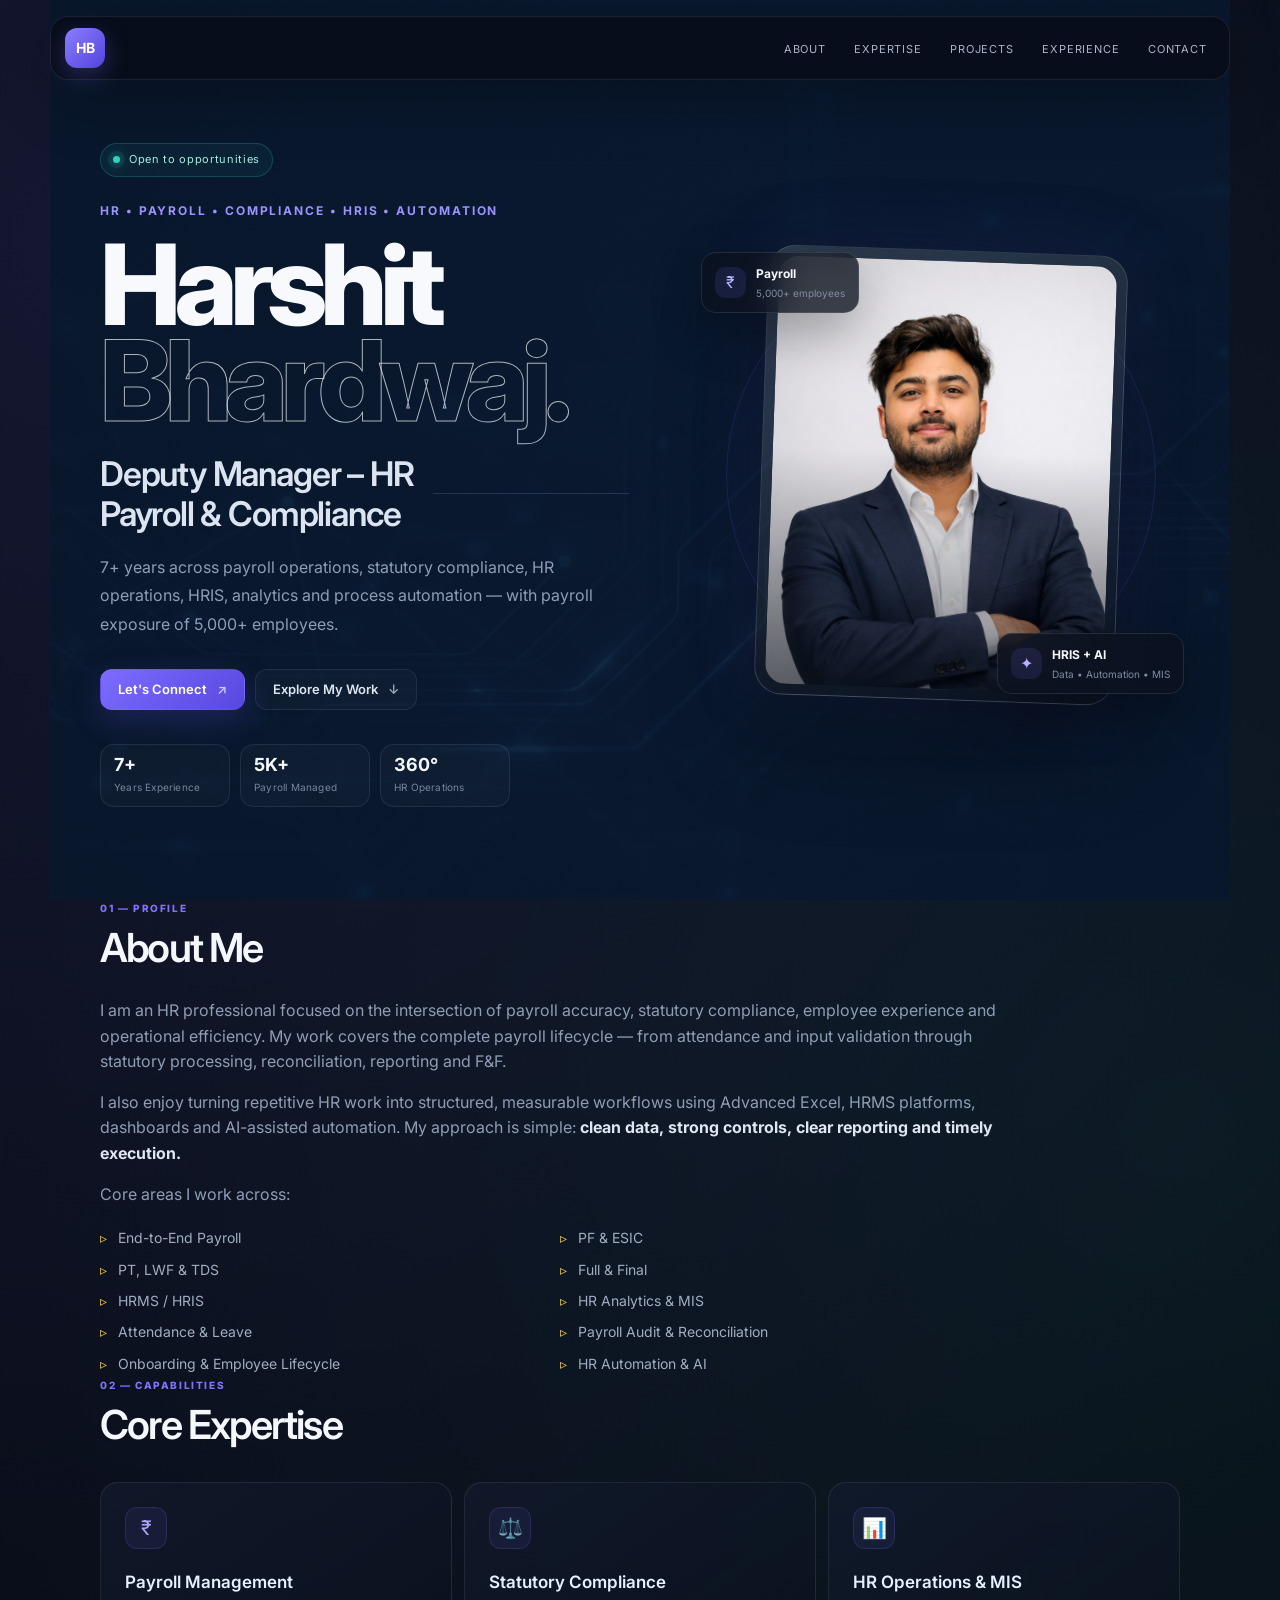
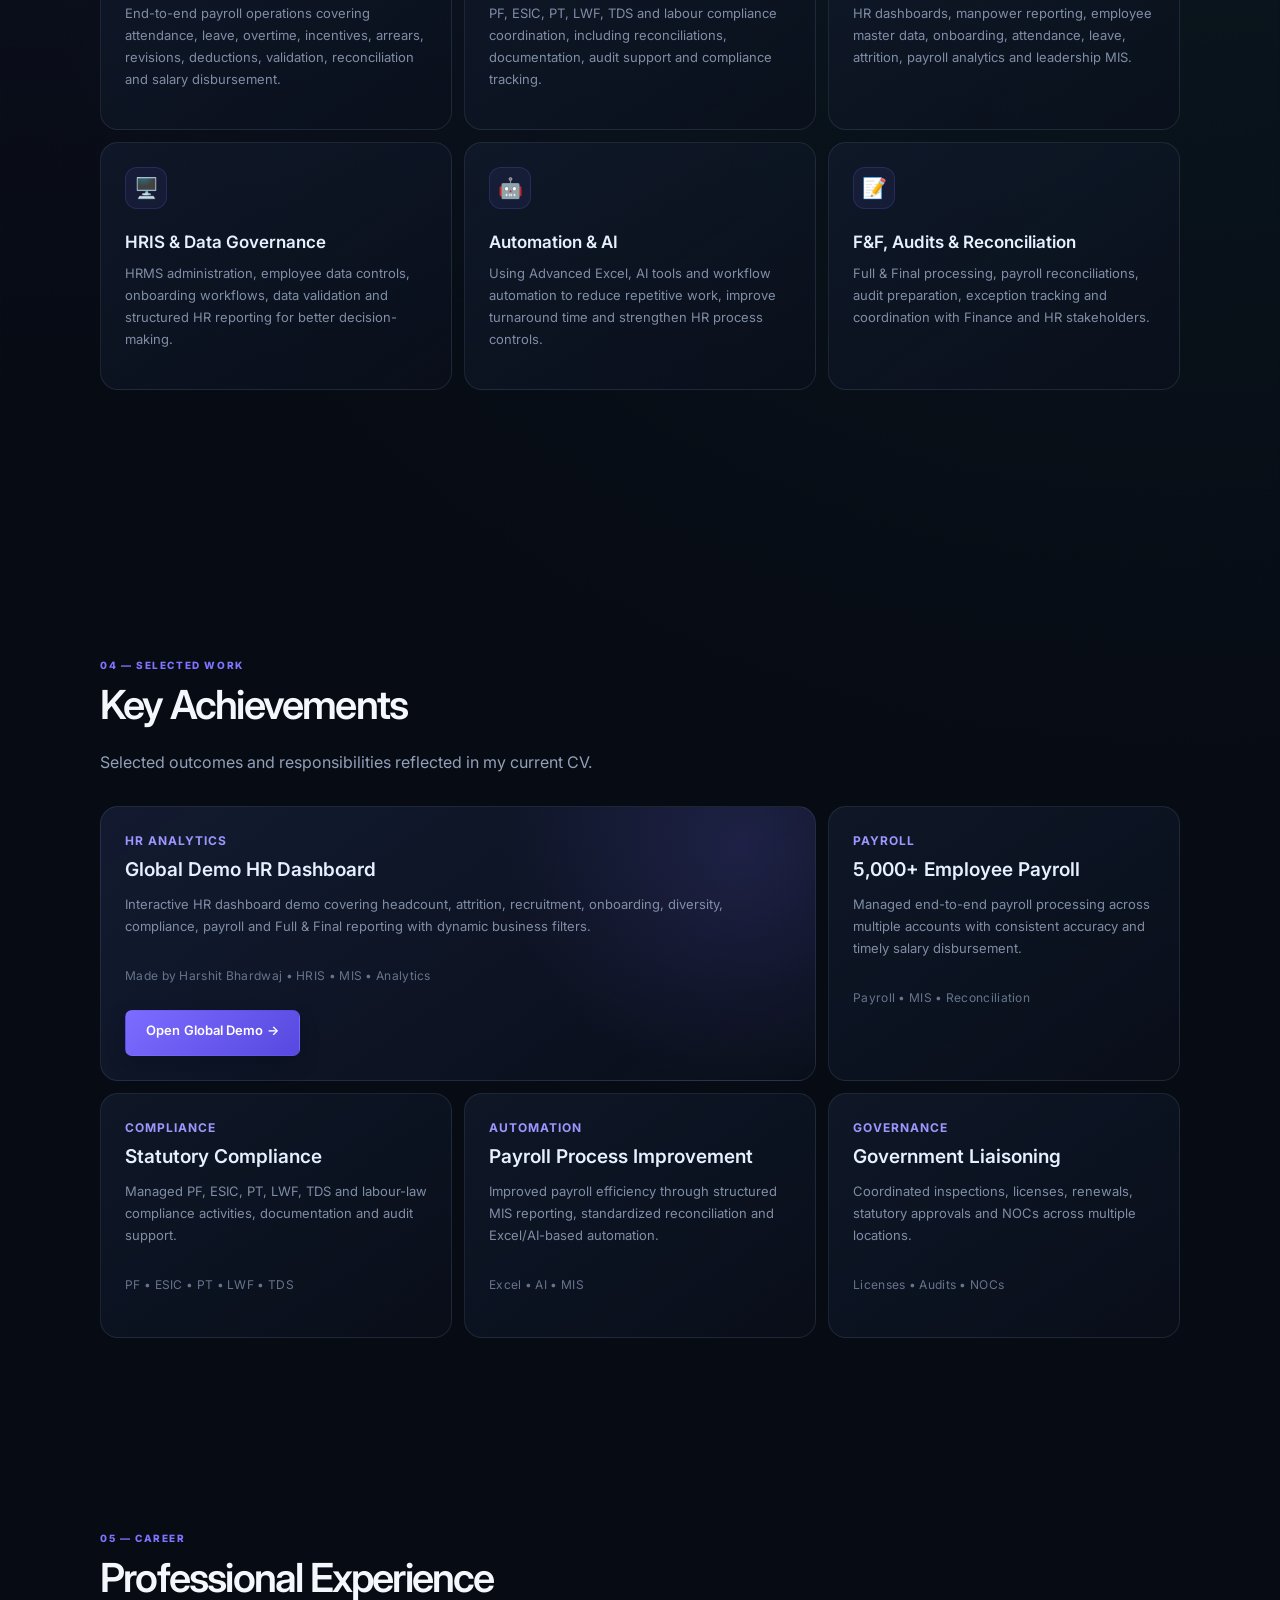
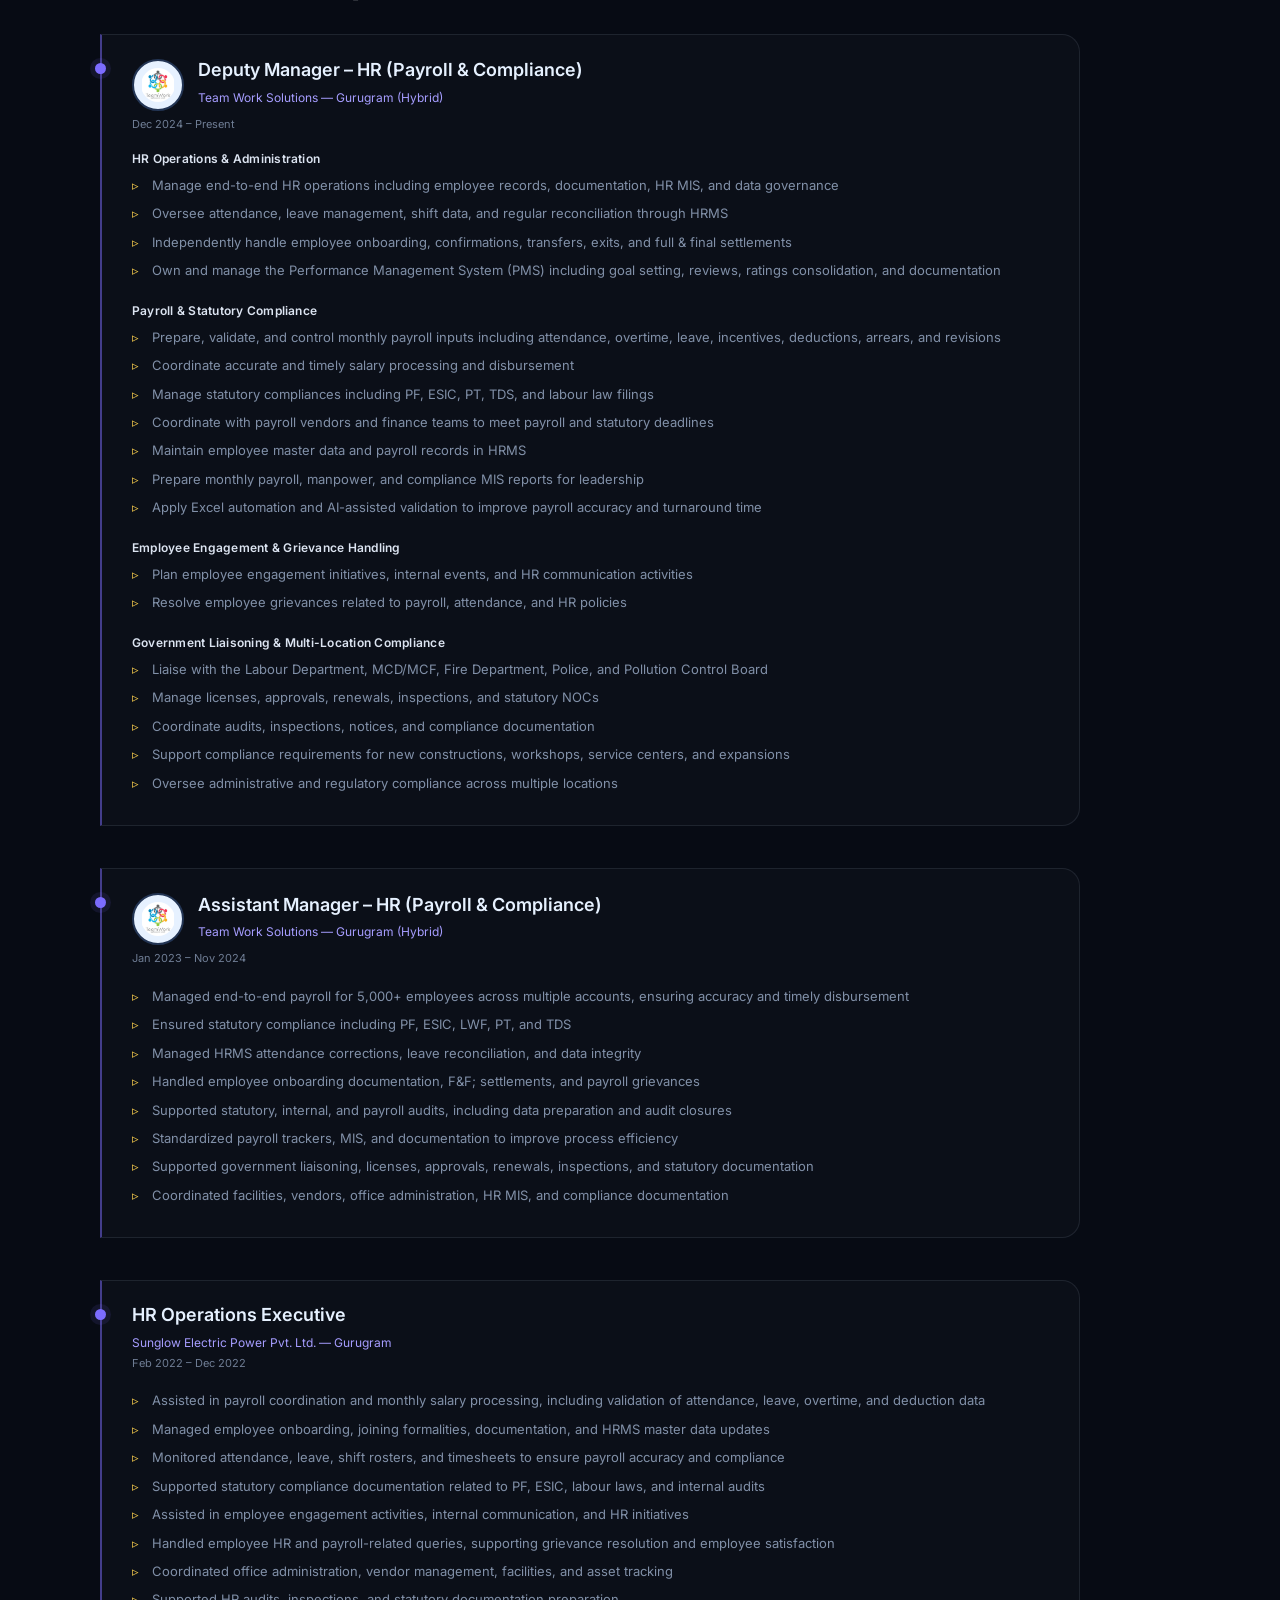
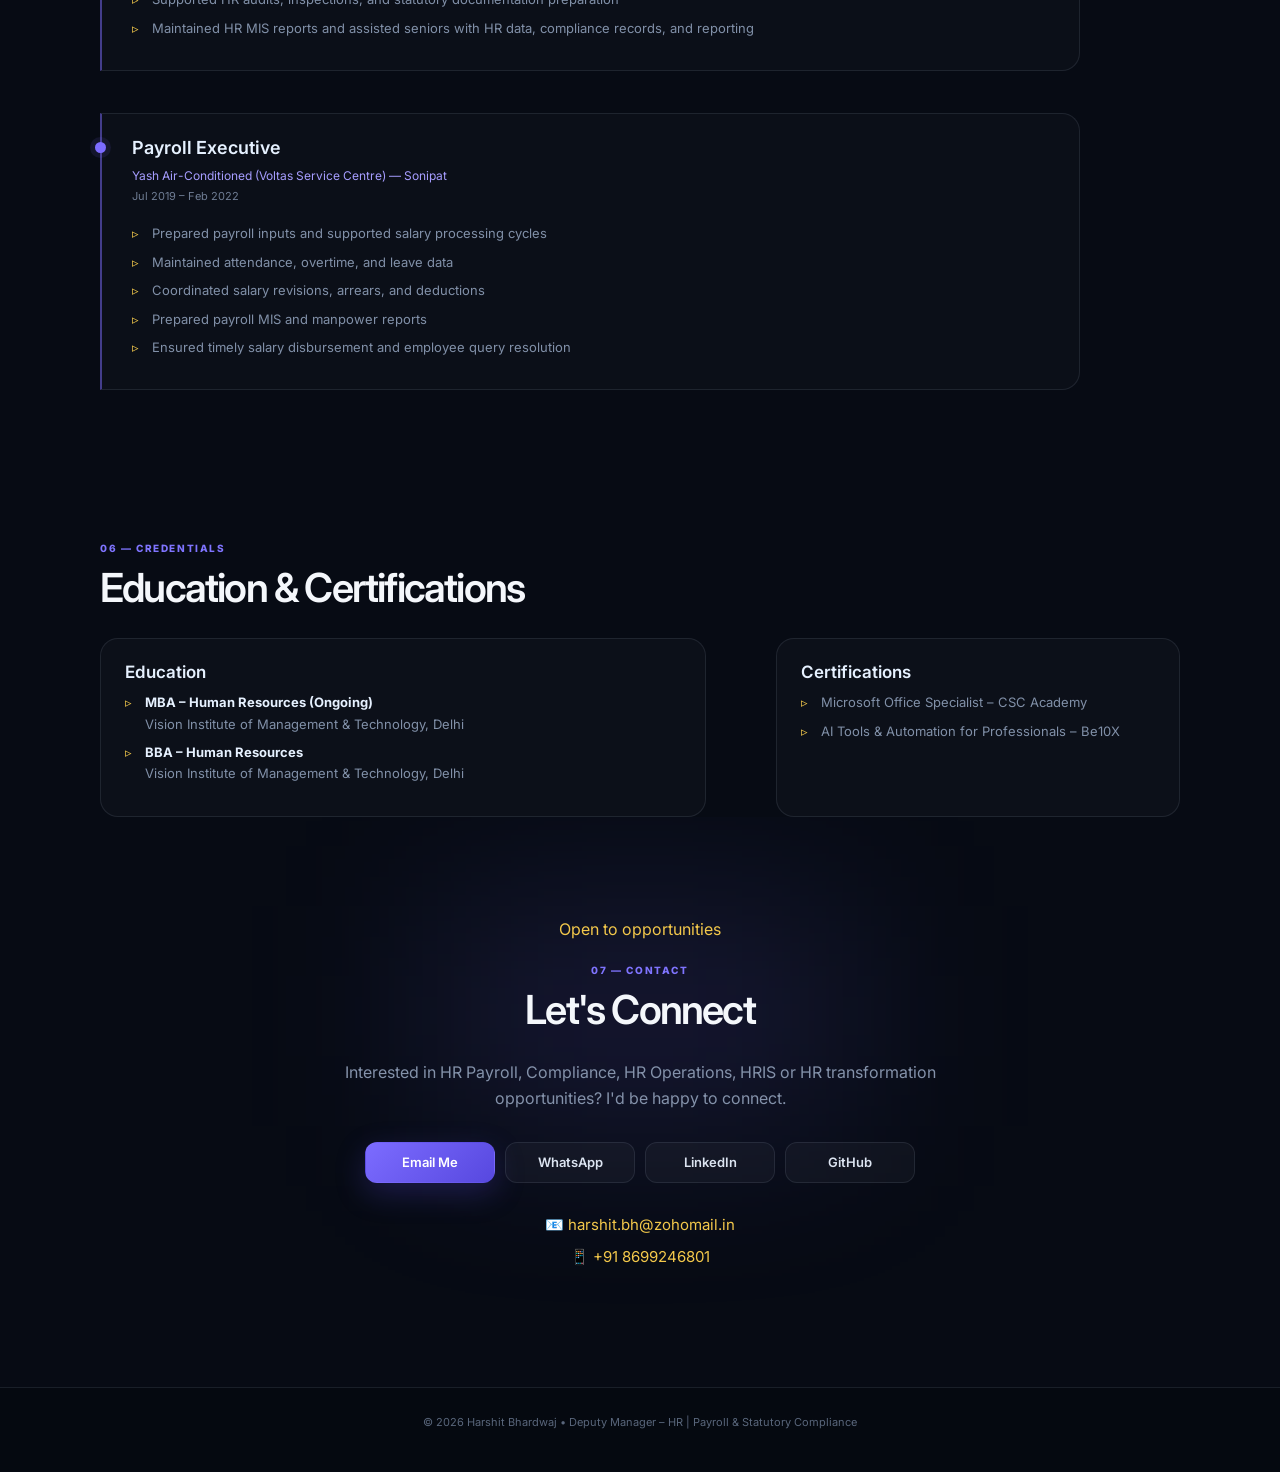
<file: index.html>
<!DOCTYPE html>
<html lang="en">

<head>
    <meta charset="UTF-8">
    <meta name="viewport" content="width=device-width, initial-scale=1.0">
    <meta name="description" content="Harshit Bhardwaj — Deputy Manager – HR specializing in payroll, statutory compliance, HR operations, HRMS, employee lifecycle management and automation.">
    <meta name="author" content="Harshit Bhardwaj">
    <title>Harshit Bhardwaj | Deputy Manager – HR | Payroll & Statutory Compliance</title>
    <link rel="stylesheet" href="style.css">
    <link rel="preconnect" href="https://fonts.googleapis.com">
    <link rel="preconnect" href="https://fonts.gstatic.com" crossorigin>
    <link href="https://fonts.googleapis.com/css2?family=Inter:wght@300;400;500;600;700;800&family=Playfair+Display:wght@700&display=swap" rel="stylesheet">
</head>

<body>

    <header>
        <a href="#hero" class="logo" aria-label="Harshit Bhardwaj home">HB</a>
        <button class="menu-toggle" type="button" aria-label="Open navigation" aria-expanded="false" aria-controls="primary-nav">
            <span></span><span></span><span></span>
        </button>
        <nav id="primary-nav" aria-label="Primary navigation">
            <ul>
                <li><a href="#about">About</a></li>
                <li><a href="#expertise">Expertise</a></li>
                <li><a href="#projects">Projects</a></li>
                <li><a href="#experience">Experience</a></li>
                <li><a href="#contact">Contact</a></li>
            </ul>
        </nav>
    </header>

    <main id="content">

        <section id="hero" class="container hero-modern">
            <div class="hero-grid">
                <div class="hero-copy">
                    <div class="hero-badge"><span class="pulse-dot"></span> Open to opportunities</div>
                    <p class="overline">HR • PAYROLL • COMPLIANCE • HRIS • AUTOMATION</p>
                    <h1>Harshit<br><span>Bhardwaj.</span></h1>
                    <h2 class="subtitle">Deputy Manager – HR<br>Payroll & Compliance</h2>
                    <p class="hero-text">
                        7+ years across payroll operations, statutory compliance, HR operations, HRIS, analytics
                        and process automation — with payroll exposure of 5,000+ employees.
                    </p>
                    <div class="cta-group">
                        <a href="mailto:Harshitbharthwaj@gmail.com" class="btn btn-primary">Let's Connect <span>↗</span></a>
                        <a href="#projects" class="btn btn-outline">Explore My Work <span>↓</span></a>
                    </div>
                    <div class="hero-metrics" aria-label="Professional highlights">
                        <span><strong>7+</strong><small>Years Experience</small></span>
                        <span><strong>5K+</strong><small>Payroll Managed</small></span>
                        <span><strong>360°</strong><small>HR Operations</small></span>
                    </div>
                </div>
                <div class="hero-visual">
                    <div class="hero-orbit"></div>
                    <div class="hero-photo-card">
                        <div class="photo-glow"></div>
                        <img src="assets/profile.png" alt="Harshit Bhardwaj">
                    </div>
                    <div class="floating-card floating-top">
                        <span class="mini-icon">₹</span>
                        <div><strong>Payroll</strong><small>5,000+ employees</small></div>
                    </div>
                    <div class="floating-card floating-bottom">
                        <span class="mini-icon">✦</span>
                        <div><strong>HRIS + AI</strong><small>Data • Automation • MIS</small></div>
                    </div>
                </div>
            </div>
        </section>

        <section id="about" class="container">
            <div class="section-kicker">01 — PROFILE</div><h2>About Me</h2>
            <div class="about-content">
                <div class="about-text">
                    <p>
                        I am an HR professional focused on the intersection of payroll accuracy, statutory compliance,
                        employee experience and operational efficiency. My work covers the complete payroll lifecycle —
                        from attendance and input validation through statutory processing, reconciliation, reporting and F&F.
                    </p>
                    <p>
                        I also enjoy turning repetitive HR work into structured, measurable workflows using Advanced
                        Excel, HRMS platforms, dashboards and AI-assisted automation. My approach is simple:
                        <strong>clean data, strong controls, clear reporting and timely execution.</strong>
                    </p>
                    <p>Core areas I work across:</p>
                    <ul class="skills-list">
                        <li>End-to-End Payroll</li>
                        <li>PF & ESIC</li>
                        <li>PT, LWF & TDS</li>
                        <li>Full & Final</li>
                        <li>HRMS / HRIS</li>
                        <li>HR Analytics & MIS</li>
                        <li>Attendance & Leave</li>
                        <li>Payroll Audit & Reconciliation</li>
                        <li>Onboarding & Employee Lifecycle</li>
                        <li>HR Automation & AI</li>
                    </ul>
                </div>
            </div>
        </section>

        <section id="expertise" class="container">
            <div class="section-kicker">02 — CAPABILITIES</div><h2>Core Expertise</h2>
            <div class="expertise-grid">
                <div class="expertise-card">
                    <div class="expertise-icon">₹</div>
                    <h3>Payroll Management</h3>
                    <p>End-to-end payroll operations covering attendance, leave, overtime, incentives, arrears,
                        revisions, deductions, validation, reconciliation and salary disbursement.</p>
                </div>

                <div class="expertise-card">
                    <div class="expertise-icon">⚖️</div>
                    <h3>Statutory Compliance</h3>
                    <p>PF, ESIC, PT, LWF, TDS and labour compliance coordination, including reconciliations,
                        documentation, audit support and compliance tracking.</p>
                </div>

                <div class="expertise-card">
                    <div class="expertise-icon">📊</div>
                    <h3>HR Operations & MIS</h3>
                    <p>HR dashboards, manpower reporting, employee master data, onboarding, attendance, leave,
                        attrition, payroll analytics and leadership MIS.</p>
                </div>

                <div class="expertise-card">
                    <div class="expertise-icon">🖥️</div>
                    <h3>HRIS & Data Governance</h3>
                    <p>HRMS administration, employee data controls, onboarding workflows, data validation and
                        structured HR reporting for better decision-making.</p>
                </div>

                <div class="expertise-card">
                    <div class="expertise-icon">🤖</div>
                    <h3>Automation & AI</h3>
                    <p>Using Advanced Excel, AI tools and workflow automation to reduce repetitive work, improve
                        turnaround time and strengthen HR process controls.</p>
                </div>

                <div class="expertise-card">
                    <div class="expertise-icon">📝</div>
                    <h3>F&F, Audits & Reconciliation</h3>
                    <p>Full & Final processing, payroll reconciliations, audit preparation, exception tracking and
                        coordination with Finance and HR stakeholders.</p>
                </div>
            </div>
        </section>

        <section id="impact" class="container">
            <div class="section-kicker">03 — AT A GLANCE</div><h2>Professional Snapshot</h2>
            <div class="stats-grid">
                <div class="stat-item">
                    <h3>6,000+</h3>
                    <p>Payroll Exposure</p>
                </div>
                <div class="stat-item">
                    <h3>7+</h3>
                    <p>Years Experience</p>
                </div>
                <div class="stat-item">
                    <h3>360°</h3>
                    <p>HR Operations</p>
                </div>
                <div class="stat-item">
                    <h3>HRIS</h3>
                    <p>Data & Automation</p>
                </div>
            </div>
        </section>

        <section id="projects" class="container">
            <div class="section-kicker">04 — SELECTED WORK</div><h2>Key Achievements</h2>
            <p class="section-intro">Selected outcomes and responsibilities reflected in my current CV.</p>
            <div class="projects-grid">
                <article class="project-card">
                    <span class="project-tag">HR Analytics</span>
                    <h3>Global Demo HR Dashboard</h3>
                    <p>Interactive HR dashboard demo covering headcount, attrition, recruitment, onboarding, diversity,
                        compliance, payroll and Full & Final reporting with dynamic business filters.</p>
                    <div class="project-tech">Made by Harshit Bhardwaj • HRIS • MIS • Analytics</div>
                    <a href="hr-dashboard-demo.html" class="btn btn-primary project-demo-btn" target="_blank" rel="noopener noreferrer">Open Global Demo →</a>
                </article>
                <article class="project-card">
                    <span class="project-tag">Payroll</span>
                    <h3>5,000+ Employee Payroll</h3>
                    <p>Managed end-to-end payroll processing across multiple accounts with consistent accuracy and timely salary disbursement.</p>
                    <div class="project-tech">Payroll • MIS • Reconciliation</div>
                </article>
                <article class="project-card">
                    <span class="project-tag">Compliance</span>
                    <h3>Statutory Compliance</h3>
                    <p>Managed PF, ESIC, PT, LWF, TDS and labour-law compliance activities, documentation and audit support.</p>
                    <div class="project-tech">PF • ESIC • PT • LWF • TDS</div>
                </article>
                <article class="project-card">
                    <span class="project-tag">Automation</span>
                    <h3>Payroll Process Improvement</h3>
                    <p>Improved payroll efficiency through structured MIS reporting, standardized reconciliation and Excel/AI-based automation.</p>
                    <div class="project-tech">Excel • AI • MIS</div>
                </article>
                <article class="project-card">
                    <span class="project-tag">Governance</span>
                    <h3>Government Liaisoning</h3>
                    <p>Coordinated inspections, licenses, renewals, statutory approvals and NOCs across multiple locations.</p>
                    <div class="project-tech">Licenses • Audits • NOCs</div>
                </article>
            </div>
        </section>

        <section id="experience" class="container">
            <div class="section-kicker">05 — CAREER</div><h2>Professional Experience</h2>
            <div class="experience-container">

                <div class="job-entry">
                    <div class="job-header">
                        <div class="company-header">
                            <img src="assets/teamwork-logo.jpg" alt="Team Work Solutions logo" class="company-logo">
                            <div>
                                <h3>Deputy Manager – HR (Payroll & Compliance)</h3>
                                <span class="company">Team Work Solutions — Gurugram (Hybrid)</span>
                            </div>
                        </div>
                        <span class="range">Dec 2024 – Present</span>
                    </div>

                    <div class="job-description">
                        <h4>HR Operations & Administration</h4>
                        <ul>
                            <li>Manage end-to-end HR operations including employee records, documentation, HR MIS, and data governance</li>
                            <li>Oversee attendance, leave management, shift data, and regular reconciliation through HRMS</li>
                            <li>Independently handle employee onboarding, confirmations, transfers, exits, and full & final settlements</li>
                            <li>Own and manage the Performance Management System (PMS) including goal setting, reviews, ratings consolidation, and documentation</li>
                        </ul>

                        <h4>Payroll & Statutory Compliance</h4>
                        <ul>
                            <li>Prepare, validate, and control monthly payroll inputs including attendance, overtime, leave, incentives, deductions, arrears, and revisions</li>
                            <li>Coordinate accurate and timely salary processing and disbursement</li>
                            <li>Manage statutory compliances including PF, ESIC, PT, TDS, and labour law filings</li>
                            <li>Coordinate with payroll vendors and finance teams to meet payroll and statutory deadlines</li>
                            <li>Maintain employee master data and payroll records in HRMS</li>
                            <li>Prepare monthly payroll, manpower, and compliance MIS reports for leadership</li>
                            <li>Apply Excel automation and AI-assisted validation to improve payroll accuracy and turnaround time</li>
                        </ul>

                        <h4>Employee Engagement & Grievance Handling</h4>
                        <ul>
                            <li>Plan employee engagement initiatives, internal events, and HR communication activities</li>
                            <li>Resolve employee grievances related to payroll, attendance, and HR policies</li>
                        </ul>

                        <h4>Government Liaisoning & Multi-Location Compliance</h4>
                        <ul>
                            <li>Liaise with the Labour Department, MCD/MCF, Fire Department, Police, and Pollution Control Board</li>
                            <li>Manage licenses, approvals, renewals, inspections, and statutory NOCs</li>
                            <li>Coordinate audits, inspections, notices, and compliance documentation</li>
                            <li>Support compliance requirements for new constructions, workshops, service centers, and expansions</li>
                            <li>Oversee administrative and regulatory compliance across multiple locations</li>
                        </ul>
                    </div>
                </div>

                <div class="job-entry">
                    <div class="job-header">
                        <div class="company-header">
                            <img src="assets/teamwork-logo.jpg" alt="Team Work Solutions logo" class="company-logo">
                            <div>
                                <h3>Assistant Manager – HR (Payroll & Compliance)</h3>
                                <span class="company">Team Work Solutions — Gurugram (Hybrid)</span>
                            </div>
                        </div>
                        <span class="range">Jan 2023 – Nov 2024</span>
                    </div>
                    <div class="job-description">
                        <ul>
                            <li>Managed end-to-end payroll for 5,000+ employees across multiple accounts, ensuring accuracy and timely disbursement</li>
                            <li>Ensured statutory compliance including PF, ESIC, LWF, PT, and TDS</li>
                            <li>Managed HRMS attendance corrections, leave reconciliation, and data integrity</li>
                            <li>Handled employee onboarding documentation, F&F; settlements, and payroll grievances</li>
                            <li>Supported statutory, internal, and payroll audits, including data preparation and audit closures</li>
                            <li>Standardized payroll trackers, MIS, and documentation to improve process efficiency</li>
                            <li>Supported government liaisoning, licenses, approvals, renewals, inspections, and statutory documentation</li>
                            <li>Coordinated facilities, vendors, office administration, HR MIS, and compliance documentation</li>
                        </ul>
                    </div>
                </div>

                <div class="job-entry">
                    <div class="job-header">
                        <h3>HR Operations Executive</h3>
                        <span class="company">Sunglow Electric Power Pvt. Ltd. — Gurugram</span>
                        <span class="range">Feb 2022 – Dec 2022</span>
                    </div>
                    <div class="job-description">
                        <ul>
                            <li>Assisted in payroll coordination and monthly salary processing, including validation of attendance, leave, overtime, and deduction data</li>
                            <li>Managed employee onboarding, joining formalities, documentation, and HRMS master data updates</li>
                            <li>Monitored attendance, leave, shift rosters, and timesheets to ensure payroll accuracy and compliance</li>
                            <li>Supported statutory compliance documentation related to PF, ESIC, labour laws, and internal audits</li>
                            <li>Assisted in employee engagement activities, internal communication, and HR initiatives</li>
                            <li>Handled employee HR and payroll-related queries, supporting grievance resolution and employee satisfaction</li>
                            <li>Coordinated office administration, vendor management, facilities, and asset tracking</li>
                            <li>Supported HR audits, inspections, and statutory documentation preparation</li>
                            <li>Maintained HR MIS reports and assisted seniors with HR data, compliance records, and reporting</li>
                        </ul>
                    </div>
                </div>

                <div class="job-entry">
                    <div class="job-header">
                        <h3>Payroll Executive</h3>
                        <span class="company">Yash Air-Conditioned (Voltas Service Centre) — Sonipat</span>
                        <span class="range">Jul 2019 – Feb 2022</span>
                    </div>
                    <div class="job-description">
                        <ul>
                            <li>Prepared payroll inputs and supported salary processing cycles</li>
                            <li>Maintained attendance, overtime, and leave data</li>
                            <li>Coordinated salary revisions, arrears, and deductions</li>
                            <li>Prepared payroll MIS and manpower reports</li>
                            <li>Ensured timely salary disbursement and employee query resolution</li>
                        </ul>
                    </div>
                </div>

            </div>
        </section>

        <section id="education" class="container">
            <div class="section-kicker">06 — CREDENTIALS</div><h2>Education & Certifications</h2>
            <div class="about-content">
                <div class="education-block">
                    <h3>Education</h3>
                    <ul class="job-description">
                        <li><strong>MBA – Human Resources (Ongoing)</strong><br>Vision Institute of Management & Technology, Delhi</li>
                        <li><strong>BBA – Human Resources</strong><br>Vision Institute of Management & Technology, Delhi</li>
                    </ul>
                </div>
                <div class="cert-block">
                    <h3>Certifications</h3>
                    <ul class="job-description">
                        <li>Microsoft Office Specialist – CSC Academy</li>
                        <li>AI Tools & Automation for Professionals – Be10X</li>
                    </ul>
                </div>
            </div>
        </section>

        <section id="contact" class="container contact-section">
            <p class="overline">Open to opportunities</p>
            <div class="section-kicker">07 — CONTACT</div><h2>Let's Connect</h2>
            <p class="contact-copy">
                Interested in HR Payroll, Compliance, HR Operations, HRIS or HR transformation opportunities?
                I'd be happy to connect.
            </p>

            <div class="cta-group contact-actions">
                <a href="mailto:harshit.bh@zohomail.in" class="btn btn-primary">Email Me</a>
                <a href="https://wa.me/918699246801?text=Hi%20Harshit,%20I%20visited%20your%20portfolio%20and%20would%20like%20to%20connect." target="_blank" rel="noopener noreferrer" class="btn">WhatsApp</a>
                <a href="https://www.linkedin.com/in/harshitbhardwajteam" target="_blank" rel="noopener noreferrer" class="btn">LinkedIn</a>
                <a href="https://github.com/agentravan" target="_blank" rel="noopener noreferrer" class="btn">GitHub</a>
            </div>

            <div class="contact-details">
                <p>📧 <a href="mailto:harshit.bh@zohomail.in">harshit.bh@zohomail.in</a></p>
                <p>📱 <a href="https://wa.me/918699246801" target="_blank" rel="noopener noreferrer">+91 8699246801</a></p>
            </div>
        </section>

    </main>

    <footer>
        <div class="container">
            <p>© 2026 Harshit Bhardwaj • Deputy Manager – HR | Payroll & Statutory Compliance</p>
        </div>
    </footer>

    <script src="script.js"></script>

    <script>
        (() => {
            const header = document.querySelector('header');
            const toggle = document.querySelector('.menu-toggle');
            const nav = document.querySelector('#primary-nav');
            if (!toggle || !nav) return;
            const closeMenu = () => {
                header.classList.remove('menu-open');
                toggle.setAttribute('aria-expanded', 'false');
                toggle.setAttribute('aria-label', 'Open navigation');
            };
            toggle.addEventListener('click', () => {
                const open = header.classList.toggle('menu-open');
                toggle.setAttribute('aria-expanded', String(open));
                toggle.setAttribute('aria-label', open ? 'Close navigation' : 'Open navigation');
            });
            nav.querySelectorAll('a').forEach(link => link.addEventListener('click', closeMenu));
            document.addEventListener('keydown', event => {
                if (event.key === 'Escape') closeMenu();
            });
            window.addEventListener('resize', () => {
                if (window.innerWidth > 760) closeMenu();
            });
        })();
    </script>

</body>
</html>
</file>
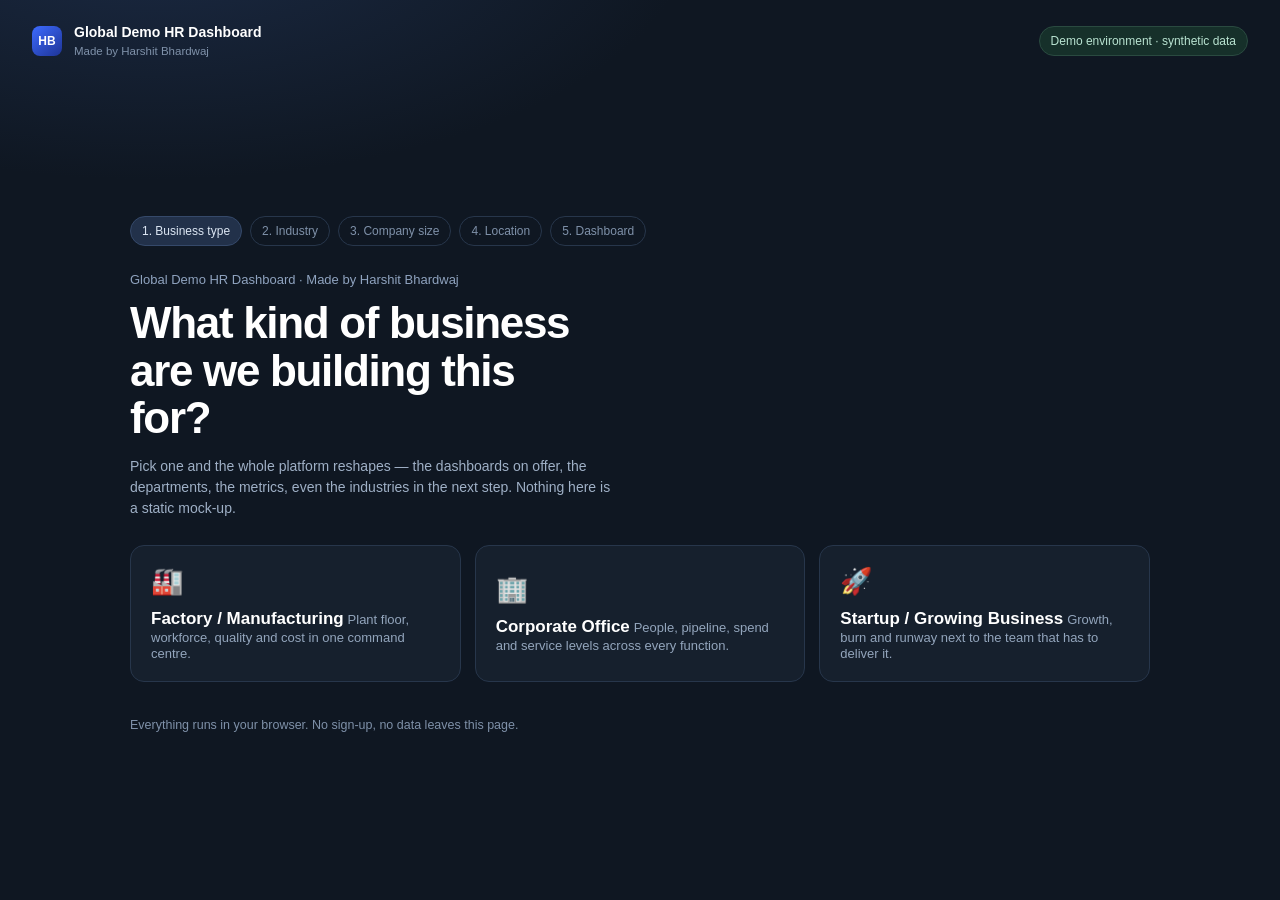
<file: hr-dashboard-demo.html>
<!DOCTYPE html>
<html lang="en">
<head>
<meta charset="utf-8" />
<meta name="viewport" content="width=device-width, initial-scale=1" />
<title>HR Dashboard — Demo | Harshit Bhardwaj</title>
<style>
:root{
  --canvas:#F3F4F7; --surface:#FFFFFF; --surface-2:#FAFBFC;
  --ink:#151B23; --ink-2:#4A5563; --ink-3:#78808D; --line:#E3E6EB; --line-2:#EEF0F4;
  --rail:#0F1722; --rail-2:#18222F; --rail-ink:#9AA7B8; --rail-ink-2:#5E6C7E;
  --brand:#2B4ACB; --brand-soft:#EAEEFC; --brand-deep:#1E3496;
  --pos:#12795C; --pos-soft:#E5F3EE;
  --warn:#A66A12; --warn-soft:#FBF0DF;
  --neg:#B23B36; --neg-soft:#FAEAE9;
  --s1:#2B4ACB; --s2:#12795C; --s3:#A66A12; --s4:#7A46B8; --s5:#0E7490; --s6:#B23B36;
  --r:10px; --r-sm:6px;
  --shadow:0 1px 2px rgba(16,23,34,.06), 0 4px 14px rgba(16,23,34,.05);
  --rail-w:250px;
  --font:"Inter","Segoe UI",Roboto,-apple-system,BlinkMacSystemFont,"Helvetica Neue",Arial,sans-serif;
}
*{box-sizing:border-box}
html,body{margin:0;padding:0}
body{
  font-family:var(--font); background:var(--canvas); color:var(--ink);
  font-size:14px; line-height:1.5; -webkit-font-smoothing:antialiased;
  font-variant-numeric:tabular-nums; font-feature-settings:"tnum" 1,"cv05" 1;
}
h1,h2,h3,h4{margin:0; font-weight:600; letter-spacing:-.015em; color:var(--ink)}
h1{font-size:24px} h2{font-size:18px} h3{font-size:15px} h4{font-size:13px}
p{margin:0 0 10px}
a{color:var(--brand); text-decoration:none}
button{font-family:inherit; font-size:inherit; cursor:pointer}
input,select{font-family:inherit; font-size:14px}
:focus-visible{outline:2px solid var(--brand); outline-offset:2px; border-radius:4px}
@media (prefers-reduced-motion:reduce){*{animation:none!important; transition:none!important}}
.num{font-variant-numeric:tabular-nums}
.muted{color:var(--ink-3)}
.hidden{display:none!important}

/* ---------- buttons ---------- */
.btn{
  display:inline-flex; align-items:center; gap:7px; justify-content:center;
  border:1px solid var(--line); background:var(--surface); color:var(--ink);
  padding:8px 14px; border-radius:var(--r-sm); font-weight:500; line-height:1.2;
  transition:background .12s ease, border-color .12s ease;
}
.btn:hover{background:var(--surface-2); border-color:#D3D8E0}
.btn-primary{background:var(--brand); border-color:var(--brand); color:#fff}
.btn-primary:hover{background:var(--brand-deep); border-color:var(--brand-deep)}
.btn-ghost{background:transparent; border-color:transparent; color:var(--ink-2)}
.btn-ghost:hover{background:var(--line-2)}
.btn-sm{padding:5px 10px; font-size:13px}
.btn-wa{background:#12795C; border-color:#12795C; color:#fff}
.btn-wa:hover{background:#0D5D46; border-color:#0D5D46}
.btn:disabled{opacity:.45; cursor:not-allowed}

/* ---------- gate / landing ---------- */
#gate{min-height:100vh; display:flex; flex-direction:column; background:
  radial-gradient(900px 420px at 12% -8%, #1B2A44 0%, transparent 60%), var(--rail); color:#E8EDF4}
.gate-top{padding:22px 32px; display:flex; align-items:center; gap:12px}
.gate-body{flex:1; display:flex; align-items:center; justify-content:center; padding:28px 24px 64px}
.gate-inner{width:100%; max-width:1020px; padding-bottom:18px}
.gate-kicker{color:#8FA3BF; font-size:13px; margin-bottom:10px}
.gate-h{font-size:clamp(28px,4.2vw,44px); line-height:1.08; color:#fff; letter-spacing:-.03em; max-width:18ch}
.gate-sub{color:#9FB0C6; margin-top:14px; max-width:62ch}
.steps{display:flex; gap:8px; margin:22px 0 24px; flex-wrap:wrap}
.step-pill{font-size:12px; color:#7F91A9; border:1px solid #27364B; padding:5px 11px; border-radius:999px}
.step-pill.on{background:#22314A; border-color:#35496A; color:#DCE6F3}
.step-pill.done{color:#7ED0B2; border-color:#2A4A40; background:#16302A}
.choice-grid{display:grid; gap:14px; grid-template-columns:repeat(auto-fit,minmax(240px,1fr))}
.choice{
  text-align:left; background:#16202D; border:1px solid #27364B; color:#E8EDF4;
  border-radius:14px; padding:20px; transition:border-color .15s ease, background .15s ease;
}
.choice:hover{background:#1B2837; border-color:#41577A}
.choice .ic{font-size:26px; display:block; margin-bottom:12px}
.choice .nm{font-size:17px; font-weight:600; color:#fff}
.choice .ds{font-size:13px; color:#93A5BC; margin-top:6px}
.opt-wrap{display:flex; flex-wrap:wrap; gap:9px}
.opt{
  background:#16202D; border:1px solid #27364B; color:#CBD7E6; padding:9px 14px;
  border-radius:999px; font-size:13.5px;
}
.opt:hover{background:#1D2A3B; border-color:#41577A; color:#fff}
.opt.sel{background:var(--brand); border-color:var(--brand); color:#fff}
.gate-actions{display:flex; gap:12px; align-items:center; margin-top:30px; padding-top:4px; flex-wrap:wrap}
.gate-note{font-size:12.5px; color:#7F91A9}
.demo-chip{display:inline-flex; align-items:center; gap:8px; font-size:12px; color:#B9E3D1;
  background:#16302A; border:1px solid #2A4A40; padding:5px 11px; border-radius:999px}

/* ---------- app frame ---------- */
#app{display:none; min-height:100vh}
#app.on{display:block}
.rail{
  position:fixed; inset:0 auto 0 0; width:var(--rail-w); background:var(--rail);
  color:var(--rail-ink); display:flex; flex-direction:column; z-index:40; overflow:hidden;
}
.rail-head{padding:16px 16px 14px; border-bottom:1px solid #1E2A3A; display:flex; gap:10px; align-items:center}
.logo{width:30px; height:30px; border-radius:8px; background:linear-gradient(140deg,#3D6BFF,#1E3496);
  display:grid; place-items:center; color:#fff; font-weight:700; font-size:12px; flex:none}
.rail-head .t{font-size:13.5px; color:#fff; font-weight:600; line-height:1.2}
.rail-head .s{font-size:11px; color:var(--rail-ink-2)}
.rail-scroll{flex:1; overflow-y:auto; padding:10px 10px 20px}
.rail-scroll::-webkit-scrollbar{width:8px}
.rail-scroll::-webkit-scrollbar-thumb{background:#24334A; border-radius:8px}
.nav-group{margin:14px 0 6px; padding:0 8px; font-size:11px; color:var(--rail-ink-2); letter-spacing:.04em}
.nav-item{
  display:flex; align-items:center; gap:10px; width:100%; text-align:left; background:none;
  border:0; color:var(--rail-ink); padding:8px 10px; border-radius:8px; font-size:13.5px;
}
.nav-item:hover{background:var(--rail-2); color:#DCE6F3}
.nav-item.on{background:#1E3496; color:#fff}
.nav-item .ic{width:18px; text-align:center; flex:none; font-size:14px}
.nav-item .lock{margin-left:auto; font-size:11px; color:var(--rail-ink-2)}
.rail-foot{padding:12px; border-top:1px solid #1E2A3A; font-size:12px; color:var(--rail-ink-2)}

.main{margin-left:var(--rail-w); min-height:100vh; display:flex; flex-direction:column}
.topbar{position:sticky; top:0; z-index:30; background:rgba(255,255,255,.92); backdrop-filter:blur(8px);
  border-bottom:1px solid var(--line)}
.topbar-row{display:flex; align-items:center; gap:12px; padding:10px 20px}
.crumbs{font-size:12.5px; color:var(--ink-3); display:flex; gap:6px; align-items:center; flex-wrap:wrap}
.crumbs b{color:var(--ink-2); font-weight:500}
.search-wrap{position:relative; margin-left:auto; width:min(320px,38vw)}
.search-wrap input{width:100%; padding:8px 12px 8px 32px; border:1px solid var(--line);
  border-radius:var(--r-sm); background:var(--surface-2)}
.search-wrap .si{position:absolute; left:10px; top:50%; transform:translateY(-50%); color:var(--ink-3); font-size:13px}
.search-pop{position:absolute; top:calc(100% + 6px); left:0; right:0; background:var(--surface);
  border:1px solid var(--line); border-radius:var(--r); box-shadow:var(--shadow); max-height:340px;
  overflow:auto; z-index:50; padding:6px}
.search-pop .res{padding:8px 10px; border-radius:6px; cursor:pointer; display:flex; gap:10px; align-items:center}
.search-pop .res:hover{background:var(--brand-soft)}
.search-pop .res .k{font-size:11px; color:var(--ink-3); margin-left:auto}
.icon-btn{border:1px solid var(--line); background:var(--surface); width:34px; height:34px;
  border-radius:var(--r-sm); display:grid; place-items:center; position:relative}
.icon-btn:hover{background:var(--surface-2)}
.dot{position:absolute; top:6px; right:6px; width:7px; height:7px; border-radius:50%; background:var(--neg)}
.who{display:flex; align-items:center; gap:9px; padding:4px 10px 4px 4px; border:1px solid var(--line);
  border-radius:999px; background:var(--surface)}
.avatar{width:26px; height:26px; border-radius:50%; background:var(--brand-soft); color:var(--brand-deep);
  display:grid; place-items:center; font-size:11px; font-weight:600; flex:none}
.who .n{font-size:12.5px; line-height:1.15} .who .r{font-size:10.5px; color:var(--ink-3)}

.filterbar{display:flex; gap:8px; padding:8px 20px 12px; align-items:center; flex-wrap:wrap;
  border-top:1px solid var(--line-2)}
.fsel{display:flex; align-items:center; gap:6px; border:1px solid var(--line); background:var(--surface);
  border-radius:999px; padding:4px 6px 4px 12px}
.fsel label{font-size:11px; color:var(--ink-3)}
.fsel select{border:0; background:transparent; font-size:13px; color:var(--ink); font-weight:500;
  padding:3px 4px; max-width:190px}
.sync{margin-left:auto; display:flex; align-items:center; gap:10px; font-size:12px; color:var(--ink-3)}

.content{padding:20px; flex:1}
.page-head{display:flex; align-items:flex-start; gap:14px; margin-bottom:16px; flex-wrap:wrap}
.page-head .sub{color:var(--ink-3); font-size:13px; margin-top:4px; max-width:80ch}
.page-head .acts{margin-left:auto; display:flex; gap:8px; flex-wrap:wrap}

/* ---------- cards / grid ---------- */
.grid{display:grid; gap:14px}
.g4{grid-template-columns:repeat(4,1fr)} .g3{grid-template-columns:repeat(3,1fr)}
.g2{grid-template-columns:repeat(2,1fr)} .g23{grid-template-columns:2fr 1fr} .g32{grid-template-columns:1fr 2fr}
.card{background:var(--surface); border:1px solid var(--line); border-radius:var(--r); box-shadow:var(--shadow)}
.card-h{display:flex; align-items:center; gap:10px; padding:13px 16px; border-bottom:1px solid var(--line-2)}
.card-h .acts{margin-left:auto; display:flex; gap:6px}
.card-b{padding:16px}
.card-b.tight{padding:8px}
.kpi{background:var(--surface); border:1px solid var(--line); border-radius:var(--r); padding:14px 15px;
  box-shadow:var(--shadow); display:flex; flex-direction:column; gap:6px; min-width:0}
.kpi{transition:border-color .14s ease, box-shadow .14s ease, transform .14s ease}
.kpi:hover{border-color:#CFD7E6; box-shadow:0 2px 6px rgba(16,23,34,.07), 0 10px 24px rgba(16,23,34,.07); transform:translateY(-1px)}
.kpi .lab{font-size:12px; color:var(--ink-3); display:flex; align-items:center; gap:6px}
.kpi .val{font-size:23px; font-weight:600; letter-spacing:-.02em; line-height:1.1}
.kpi .foot{font-size:12px; color:var(--ink-3); display:flex; align-items:center; gap:8px; flex-wrap:wrap}
.delta{font-size:12px; font-weight:600; padding:1px 6px; border-radius:5px}
.delta.up{color:var(--pos); background:var(--pos-soft)}
.delta.down{color:var(--neg); background:var(--neg-soft)}
.delta.flat{color:var(--ink-2); background:var(--line-2)}
.bar-mini{height:5px; background:var(--line-2); border-radius:4px; overflow:hidden}
.bar-mini i{display:block; height:100%; border-radius:4px; background:var(--brand)}

.tag{display:inline-flex; align-items:center; gap:5px; font-size:11.5px; padding:2px 8px; border-radius:999px;
  background:var(--line-2); color:var(--ink-2); font-weight:500}
.tag.pos{background:var(--pos-soft); color:var(--pos)}
.tag.warn{background:var(--warn-soft); color:var(--warn)}
.tag.neg{background:var(--neg-soft); color:var(--neg)}
.tag.brand{background:var(--brand-soft); color:var(--brand-deep)}

/* ---------- tables ---------- */
.tw{overflow:auto; max-height:520px}
table{width:100%; border-collapse:collapse; font-size:13px}
th{position:sticky; top:0; background:var(--surface-2); text-align:left; font-weight:600; font-size:11.5px;
  color:var(--ink-3); padding:9px 12px; border-bottom:1px solid var(--line); white-space:nowrap; z-index:2}
td{padding:9px 12px; border-bottom:1px solid var(--line-2); white-space:nowrap}
tbody tr:hover{background:var(--surface-2)}
tr.clickable{cursor:pointer}
td.r,th.r{text-align:right}
.mono{font-variant-numeric:tabular-nums}
.emp-cell{display:flex; align-items:center; gap:9px}
.rank{width:22px; height:22px; border-radius:6px; background:var(--line-2); display:grid; place-items:center;
  font-size:11px; font-weight:600; color:var(--ink-2); flex:none}
.rank.top{background:var(--brand-soft); color:var(--brand-deep)}

/* ---------- states ---------- */
.empty,.errbox{text-align:center; padding:40px 20px; color:var(--ink-3)}
.empty .t,.errbox .t{font-size:15px; color:var(--ink); font-weight:600; margin-bottom:6px}
.errbox{background:var(--neg-soft); border:1px solid #F0CFCD; border-radius:var(--r); color:#8C2F2B}
.skel{background:linear-gradient(90deg,#EEF0F4 25%,#F7F8FA 37%,#EEF0F4 63%); background-size:400% 100%;
  animation:sh 1.2s infinite linear; border-radius:6px}
@keyframes sh{0%{background-position:100% 0}100%{background-position:0 0}}
.loading-rows{display:flex; flex-direction:column; gap:10px}
.loading-rows i{height:14px; display:block}

/* ---------- insights ---------- */
.insight{display:flex; gap:10px; padding:11px 14px; border-bottom:1px solid var(--line-2); font-size:13px; align-items:flex-start}
.insight:last-child{border-bottom:0}
.insight .ic{flex:none; width:20px; height:20px; border-radius:6px; display:grid; place-items:center; font-size:11px}
.insight.good .ic{background:var(--pos-soft); color:var(--pos)}
.insight.warn .ic{background:var(--warn-soft); color:var(--warn)}
.insight.bad .ic{background:var(--neg-soft); color:var(--neg)}
.insight .why{color:var(--ink-3); font-size:12px; margin-top:2px}

/* ---------- health ---------- */
.health{display:flex; gap:20px; align-items:center; flex-wrap:wrap}
.health .score{font-size:44px; font-weight:600; letter-spacing:-.03em; line-height:1}
.health .score span{font-size:17px; color:var(--ink-3); font-weight:500}
.hcomp{display:grid; gap:8px; flex:1; min-width:260px}
.hrow{display:grid; grid-template-columns:132px 1fr 46px; gap:10px; align-items:center; font-size:12.5px}
.hrow .n{color:var(--ink-2)}
.hrow .v{text-align:right; color:var(--ink-2); font-weight:600}

/* ---------- tabs / chips ---------- */
.tabs{display:flex; gap:4px; border-bottom:1px solid var(--line); margin-bottom:16px; overflow-x:auto}
.tab{border:0; background:none; padding:9px 13px; color:var(--ink-3); font-size:13.5px; border-bottom:2px solid transparent;
  white-space:nowrap; font-weight:500}
.tab:hover{color:var(--ink)}
.tab.on{color:var(--brand); border-bottom-color:var(--brand)}

/* ---------- dashboard picker cards ---------- */
.dash-grid{display:grid; gap:12px; grid-template-columns:repeat(auto-fill,minmax(228px,1fr))}
.dash-card{text-align:left; background:var(--surface); border:1px solid var(--line); border-radius:var(--r);
  padding:15px; box-shadow:var(--shadow); display:flex; flex-direction:column; gap:6px}
.dash-card:hover{border-color:#BFC9DC; background:var(--surface-2)}
.dash-card .ic{font-size:19px}
.dash-card .nm{font-weight:600; font-size:14px}
.dash-card .ds{font-size:12.5px; color:var(--ink-3)}
.dash-card .st{margin-top:auto; padding-top:8px; font-size:11.5px; color:var(--ink-3)}

/* ---------- modal ---------- */
.overlay{position:fixed; inset:0; background:rgba(15,23,34,.55); display:grid; place-items:center; z-index:80; padding:18px}
.modal{background:var(--surface); border-radius:14px; width:min(460px,100%); box-shadow:0 24px 60px rgba(10,16,26,.3);
  max-height:92vh; overflow:auto}
.modal.wide{width:min(940px,100%)}
.modal-h{padding:18px 20px 0; display:flex; align-items:flex-start; gap:10px}
.modal-b{padding:16px 20px 20px}
.modal-f{padding:0 20px 20px; display:flex; gap:9px; justify-content:flex-end}
.field{margin-bottom:12px}
.field label{display:block; font-size:12.5px; color:var(--ink-2); margin-bottom:5px}
.field input,.field select,.field textarea{width:100%; padding:9px 11px; border:1px solid var(--line);
  border-radius:var(--r-sm); background:var(--surface)}
.field textarea{min-height:90px; resize:vertical; font-size:13px}
.hint{background:var(--surface-2); border:1px dashed var(--line); border-radius:var(--r-sm); padding:10px 12px;
  font-size:12.5px; color:var(--ink-2)}
.hint code{background:var(--line-2); padding:1px 5px; border-radius:4px; font-size:12px}

/* ---------- toast ---------- */
#toasts{position:fixed; right:16px; bottom:16px; z-index:100; display:flex; flex-direction:column; gap:8px}
.toast{background:var(--rail); color:#E8EDF4; padding:11px 15px; border-radius:9px; font-size:13px;
  box-shadow:0 10px 26px rgba(10,16,26,.28); max-width:340px}
.toast.bad{background:#7E2B27}

/* ---------- charts ---------- */
.viz{position:relative}
.chart{width:100%; display:block; overflow:visible}
.chart text{font-family:var(--font); font-size:10.5px; fill:var(--ink-3)}
.chart .gl{stroke:var(--line-2); stroke-width:1}
.chart .ref{stroke:var(--ink-3); stroke-width:1; stroke-dasharray:3 4; opacity:.5}
.chart .ref-t{font-size:9.5px; fill:var(--ink-3); opacity:.85}
.chart .hit{fill:transparent; cursor:crosshair}
.chart .cross{stroke:var(--ink-3); stroke-width:1; stroke-dasharray:3 3; opacity:0; transition:opacity .12s}
.chart .cross.on{opacity:.55}
.chart .dot{opacity:0; transition:opacity .12s, r .12s}
.chart .dot.on{opacity:1}
.chart .bar{transition:opacity .12s}
.chart .bar.dim{opacity:.34}
.chart .peak{opacity:.9}

.legend{display:flex; gap:14px; flex-wrap:wrap; align-items:center; font-size:12px; color:var(--ink-2); padding:2px 0 10px}
.legend i{width:9px; height:9px; border-radius:3px; display:inline-block; margin-right:6px}
.legend .li{cursor:pointer; user-select:none; padding:2px 6px; border-radius:5px; transition:background .12s, opacity .12s}
.legend .li:hover{background:var(--line-2)}
.legend .li.off{opacity:.4; text-decoration:line-through}
.viz-trend{margin-left:auto; font-size:11.5px; font-weight:600; padding:2px 8px; border-radius:999px}
.viz-trend.up{color:var(--pos); background:var(--pos-soft)}
.viz-trend.down{color:var(--neg); background:var(--neg-soft)}

/* tooltip */
.viz-tip{position:fixed; z-index:200; background:var(--rail); color:#DCE6F3; border-radius:9px;
  padding:9px 11px; font-size:12px; pointer-events:none; min-width:132px; max-width:260px;
  box-shadow:0 10px 30px rgba(10,16,26,.34); opacity:0; transform:translateY(5px);
  transition:opacity .12s ease, transform .12s ease}
.viz-tip.on{opacity:1; transform:none}
.viz-tip .t{font-weight:600; color:#fff; margin-bottom:6px; font-size:12.5px}
.viz-tip .r{display:flex; gap:14px; align-items:center; justify-content:space-between; padding:2px 0}
.viz-tip .r i{width:8px; height:8px; border-radius:2px; display:inline-block; margin-right:7px}
.viz-tip .r b{color:#fff; font-variant-numeric:tabular-nums}

/* horizontal bars */
.hbars{display:grid; gap:9px}
.hb{display:grid; grid-template-columns:minmax(88px,30%) 1fr auto; gap:10px; align-items:center; font-size:12.5px;
  padding:2px 4px; border-radius:6px; transition:background .12s}
.hb.clickable{cursor:pointer}
.hb.clickable:hover{background:var(--brand-soft)}
.hb-k{color:var(--ink-2); overflow:hidden; text-overflow:ellipsis; white-space:nowrap}
.hb-v{font-weight:600; color:var(--ink)}
.hbars .bar-mini i{animation:growRight .7s cubic-bezier(.22,1,.36,1) backwards}

/* donut */
.donut-wrap{display:flex; gap:18px; align-items:center; flex-wrap:wrap}
.donut-svg{width:154px; height:154px; flex:none}
.donut-seg{transition:stroke-width .14s ease, opacity .14s ease; cursor:pointer;
  animation:donutIn .7s cubic-bezier(.22,1,.36,1) backwards}
.donut-seg:hover,.donut-seg.on{stroke-width:29}
.donut-top{font-size:15px; font-weight:600; fill:var(--ink)}
.donut-sub{font-size:10px; fill:var(--ink-3)}
.donut-legend{flex:1; min-width:180px}
.dl-row{display:flex; gap:8px; align-items:center; font-size:12.5px; padding:3px 6px; border-radius:5px; transition:background .12s}
.dl-row.on{background:var(--line-2)}
.dl-row i{width:9px; height:9px; border-radius:3px; flex:none}
.dl-k{color:var(--ink-2); flex:1; overflow:hidden; text-overflow:ellipsis; white-space:nowrap}
.dl-p{width:44px; text-align:right}

/* funnel */
.funnel{display:grid; gap:7px}
.fn-row{display:grid; grid-template-columns:112px 1fr; gap:10px; align-items:center}
.fn-k{font-size:12.5px; color:var(--ink-2)}
.fn-track{display:flex; align-items:center; gap:9px}
.fn-bar{height:26px; border-radius:5px; min-width:8px;
  background:linear-gradient(90deg,var(--s1),var(--s5)); animation:growRight .65s cubic-bezier(.22,1,.36,1) backwards}
.fn-v{font-size:12.5px}
.fn-d{font-size:11.5px; color:var(--ink-3)}

/* gauge + spark + stack */
.gauge-svg{width:100%; max-width:212px}
.gauge-arc{animation:sweepIn .9s cubic-bezier(.22,1,.36,1) backwards}
.gauge-needle{animation:fadeIn .6s .35s ease backwards}
.gauge-val{font-size:26px; font-weight:600; fill:var(--ink)}
.gauge-sub{font-size:10px; fill:var(--ink-3)}
.spark{width:88px; height:24px}
.spark-line{stroke-dasharray:200; stroke-dashoffset:200; animation:drawIn 1s ease forwards}
.stack{display:flex; height:12px; border-radius:6px; overflow:hidden; background:var(--line-2)}
.stack i{animation:growRight .6s cubic-bezier(.22,1,.36,1) backwards}

/* one orchestrated draw-in per render */
.chart .line{stroke-dasharray:4200; stroke-dashoffset:4200; animation:drawIn 1s cubic-bezier(.4,0,.2,1) forwards}
.chart .area{animation:fadeIn .9s .2s ease backwards}
.chart .bar{transform-origin:bottom; transform-box:fill-box; animation:growUp .5s cubic-bezier(.22,1,.36,1) backwards}
.chart .peak{animation:fadeIn .4s .8s ease backwards}
@keyframes drawIn{to{stroke-dashoffset:0}}
@keyframes growUp{from{transform:scaleY(0)}to{transform:scaleY(1)}}
@keyframes growRight{from{width:0}}
@keyframes fadeIn{from{opacity:0}}
@keyframes donutIn{from{opacity:0; transform:rotate(-90deg) scale(.86); transform-origin:90px 90px}}
@keyframes sweepIn{from{stroke-dasharray:0 999}}
@media (prefers-reduced-motion:reduce){
  .chart .line{stroke-dasharray:none; stroke-dashoffset:0}
  .spark-line{stroke-dasharray:none; stroke-dashoffset:0}
}

/* ---------- employee 360 ---------- */
.e360-head{display:flex; gap:16px; align-items:center; flex-wrap:wrap}
.e360-av{width:52px; height:52px; border-radius:14px; background:var(--brand-soft); color:var(--brand-deep);
  display:grid; place-items:center; font-size:17px; font-weight:600}
.dl{display:grid; grid-template-columns:repeat(auto-fit,minmax(160px,1fr)); gap:14px}
.dl .k{font-size:11.5px; color:var(--ink-3)} .dl .v{font-size:13.5px; font-weight:500; margin-top:2px}
.timeline{position:relative; padding-left:18px}
.timeline:before{content:""; position:absolute; left:5px; top:6px; bottom:6px; width:2px; background:var(--line)}
.tl-item{position:relative; padding:0 0 14px}
.tl-item:before{content:""; position:absolute; left:-16px; top:5px; width:9px; height:9px; border-radius:50%;
  background:var(--surface); border:2px solid var(--brand)}
.tl-item .d{font-size:11.5px; color:var(--ink-3)}
.locked{filter:blur(5px); user-select:none}

/* ---------- CTA ---------- */
.cta{margin-top:22px; border-radius:14px; padding:26px; color:#E8EDF4;
  background:radial-gradient(700px 300px at 88% -30%, #24406E 0%, transparent 60%), var(--rail);
  display:flex; gap:22px; align-items:center; flex-wrap:wrap}
.cta h2{color:#fff; font-size:21px; max-width:22ch}
.cta p{color:#9FB0C6; max-width:66ch; margin:8px 0 0; font-size:13.5px}
.cta .btns{margin-left:auto; display:flex; gap:10px; flex-wrap:wrap}
.cta .req{font-size:12px; color:#7F91A9; margin-top:10px}

.demo-banner{background:var(--warn-soft); border:1px solid #EFDCBB; color:#7A4E0E; padding:9px 14px;
  border-radius:var(--r-sm); font-size:12.5px; display:flex; gap:9px; align-items:center; margin-bottom:16px}

/* ---------- responsive ---------- */
.rail-toggle{display:none}
.scrim{display:none}
@media (max-width:1180px){ .g4{grid-template-columns:repeat(2,1fr)} .g3{grid-template-columns:repeat(2,1fr)}
  .g23,.g32{grid-template-columns:1fr} }
@media (max-width:900px){
  .rail{transform:translateX(-100%); transition:transform .2s ease}
  body.rail-open .rail{transform:none}
  body.rail-open .scrim{display:block; position:fixed; inset:0; background:rgba(15,23,34,.5); z-index:35}
  .main{margin-left:0}
  .rail-toggle{display:grid}
  .search-wrap{width:100%; order:5; margin-left:0}
  .topbar-row{flex-wrap:wrap}
  .content{padding:14px}
  .filterbar{padding:8px 14px 12px; overflow-x:auto; flex-wrap:nowrap}
  .fsel{flex:none}
  .sync{width:100%; margin-left:0}
}
@media (max-width:680px){
  .g4,.g3,.g2{grid-template-columns:1fr}
  .health .score{font-size:36px}
  .cta{padding:20px} .cta .btns{margin-left:0; width:100%}
  .cta .btns .btn{flex:1}
  .who .n,.who .r{display:none}
  table{font-size:12.5px} td,th{padding:8px 10px}
}
</style>
</head>
<body>
<div id="toasts"></div>

<!-- ===================== LANDING / SETUP WIZARD ===================== -->
<section id="gate">
  <div class="gate-top">
    <div class="logo">HB</div>
    <div>
      <div style="color:#fff;font-weight:600;font-size:14px">Global Demo HR Dashboard</div>
      <div style="color:#7F91A9;font-size:11.5px">Made by Harshit Bhardwaj</div>
    </div>
    <div style="margin-left:auto" class="demo-chip">Demo environment · synthetic data</div>
  </div>
  <div class="gate-body">
    <div class="gate-inner">
      <div class="steps" id="gateSteps"></div>
      <div id="gateStage"></div>
    </div>
  </div>
</section>

<!-- ===================== APP ===================== -->
<div id="app">
  <div class="scrim" onclick="document.body.classList.remove('rail-open')"></div>
  <aside class="rail">
    <div class="rail-head">
      <div class="logo">HB</div>
      <div>
        <div class="t">Global Demo HR Dashboard</div>
        <div class="s">Enterprise Intelligence</div>
      </div>
    </div>
    <div class="rail-scroll" id="nav"></div>
    <div class="rail-foot">
      <button class="btn btn-sm" style="width:100%" onclick="App.restart()">Change business setup</button>
    </div>
  </aside>

  <div class="main">
    <header class="topbar">
      <div class="topbar-row">
        <button class="icon-btn rail-toggle" onclick="document.body.classList.toggle('rail-open')" aria-label="Menu">☰</button>
        <div class="crumbs" id="crumbs"></div>
        <div class="search-wrap">
          <span class="si">⌕</span>
          <input id="search" type="search" placeholder="Search employees, departments, dashboards" autocomplete="off" />
          <div class="search-pop hidden" id="searchPop"></div>
        </div>
        <button class="icon-btn" id="bellBtn" title="Insights" onclick="App.openNotifications()">◎<span class="dot hidden" id="bellDot"></span></button>
        <button class="who" onclick="App.openAccount()" id="whoBtn">
          <span class="avatar" id="whoAv">GV</span>
          <span style="text-align:left"><span class="n" id="whoName">Guest viewer</span><br><span class="r" id="whoRole">Read-only</span></span>
        </button>
      </div>
      <div class="filterbar" id="filterbar"></div>
    </header>
    <main class="content" id="view"></main>
  </div>
</div>

<script>
/* =========================================================================
   TEAM WORK SOLUTIONS — ENTERPRISE INTELLIGENCE PLATFORM
   Single-file demo build. All KPI values are computed from generated
   record-level data (see Gen.*) — nothing on screen is a typed-in number.
   ========================================================================= */

/* ---------------------------------------------------------------- utils */
const $ = (s, r) => (r || document).querySelector(s);
const $$ = (s, r) => Array.from((r || document).querySelectorAll(s));
const esc = s => String(s == null ? '' : s).replace(/[&<>"']/g, c => ({ '&': '&amp;', '<': '&lt;', '>': '&gt;', '"': '&quot;', "'": '&#39;' }[c]));
const sum = (a, f) => a.reduce((t, x) => t + (f ? f(x) : x), 0);
const avg = (a, f) => a.length ? sum(a, f) / a.length : 0;
const clamp = (v, a, b) => Math.max(a, Math.min(b, v));
const round = (v, d = 0) => { const m = Math.pow(10, d); return Math.round(v * m) / m; };
const pct = (a, b) => (b ? (a / b) * 100 : 0);
const uniq = a => Array.from(new Set(a));
const byDesc = k => (a, b) => (b[k] || 0) - (a[k] || 0);
const groupBy = (arr, f) => arr.reduce((m, x) => { const k = f(x); (m[k] = m[k] || []).push(x); return m; }, {});

const MONTHS = ['Jan', 'Feb', 'Mar', 'Apr', 'May', 'Jun', 'Jul', 'Aug', 'Sep', 'Oct', 'Nov', 'Dec'];

function fmtINR(v, opts = {}) {
  const n = Number(v) || 0, abs = Math.abs(n), sign = n < 0 ? '-' : '';
  if (opts.full) return sign + '₹' + Math.round(abs).toLocaleString('en-IN');
  if (abs >= 1e7) return sign + '₹' + round(abs / 1e7, 2) + ' Cr';
  if (abs >= 1e5) return sign + '₹' + round(abs / 1e5, 2) + ' L';
  if (abs >= 1e3) return sign + '₹' + round(abs / 1e3, 1) + 'K';
  return sign + '₹' + round(abs, 0);
}
const fmtN = (v, d = 0) => (Number(v) || 0).toLocaleString('en-IN', { minimumFractionDigits: d, maximumFractionDigits: d });
const fmtP = (v, d = 1) => round(Number(v) || 0, d) + '%';
const fmtDate = d => { const x = new Date(d); return isNaN(x) ? '—' : `${String(x.getDate()).padStart(2, '0')} ${MONTHS[x.getMonth()]} ${x.getFullYear()}`; };
const monthKey = d => `${MONTHS[d.getMonth()]} ${String(d.getFullYear()).slice(2)}`;
const initials = n => n.split(' ').filter(Boolean).slice(0, 2).map(w => w[0]).join('').toUpperCase();

/* ------------------------------------------------- deterministic random */
function hashSeed(str) { let h = 2166136261 >>> 0; for (let i = 0; i < str.length; i++) { h ^= str.charCodeAt(i); h = Math.imul(h, 16777619); } return h >>> 0; }
function makeRng(seedStr) {
  let s = hashSeed(String(seedStr)) || 1;
  const r = () => { s ^= s << 13; s >>>= 0; s ^= s >> 17; s ^= s << 5; s >>>= 0; return s / 4294967296; };
  r.int = (a, b) => a + Math.floor(r() * (b - a + 1));
  r.f = (a, b, d = 2) => round(a + r() * (b - a), d);
  r.pick = arr => arr[Math.floor(r() * arr.length)];
  r.weighted = pairs => { const t = sum(pairs, p => p[1]); let x = r() * t; for (const [v, w] of pairs) { if ((x -= w) <= 0) return v; } return pairs[pairs.length - 1][0]; };
  r.chance = p => r() < p;
  r.norm = (mean, sd) => { const u = Math.max(1e-9, r()), v = r(); return mean + sd * Math.sqrt(-2 * Math.log(u)) * Math.cos(2 * Math.PI * v); };
  r.shuffle = arr => { const a = arr.slice(); for (let i = a.length - 1; i > 0; i--) { const j = Math.floor(r() * (i + 1));[a[i], a[j]] = [a[j], a[i]]; } return a; };
  return r;
}

/* ------------------------------------------------------------ taxonomy */
const BUSINESS = {
  factory: {
    id: 'factory', label: 'Factory / Manufacturing', icon: '🏭',
    tagline: 'Plant floor, workforce, quality and cost in one command centre.',
    industries: ['Automotive', 'Pharmaceuticals', 'Medical Devices', 'FMCG', 'Food Processing', 'Textile', 'Garments', 'Electronics', 'Electrical', 'Chemicals', 'Packaging', 'Engineering', 'Plastic', 'Metal', 'Furniture', 'Construction Material', 'General Manufacturing'],
    departments: ['Production', 'Quality', 'Maintenance', 'Supply Chain', 'Procurement', 'Stores & Inventory', 'HR', 'Finance', 'Safety & EHS', 'Sales', 'Operations', 'IT', 'Compliance', 'Administration'],
    dashboards: ['exec', 'production', 'quality', 'maintenance', 'safety', 'inventory', 'supplychain', 'hr', 'workforce', 'payroll', 'monthlysalary', 'recruitment', 'attendance', 'performance', 'monthlyperf', 'finance', 'sales', 'procurement', 'operations', 'compliance', 'employee360', 'salary', 'reports', 'audit']
  },
  corporate: {
    id: 'corporate', label: 'Corporate Office', icon: '🏢',
    tagline: 'People, pipeline, spend and service levels across every function.',
    industries: ['IT / Software', 'BPO / KPO', 'Healthcare', 'Financial Services', 'Consulting', 'Retail', 'E-commerce', 'Logistics', 'Education', 'Hospitality', 'Real Estate', 'Professional Services', 'Media', 'Telecom', 'General Corporate'],
    departments: ['HR', 'Finance', 'Sales', 'Marketing', 'Operations', 'IT', 'Customer Success', 'Procurement', 'Legal', 'Compliance', 'Administration'],
    dashboards: ['exec', 'hr', 'workforce', 'recruitment', 'payroll', 'monthlysalary', 'attendance', 'leave', 'performance', 'monthlyperf', 'finance', 'sales', 'marketing', 'customersuccess', 'it', 'procurement', 'operations', 'compliance', 'employee360', 'salary', 'growth', 'reports', 'audit']
  },
  startup: {
    id: 'startup', label: 'Startup / Growing Business', icon: '🚀',
    tagline: 'Growth, burn and runway next to the team that has to deliver it.',
    industries: ['SaaS', 'FinTech', 'HealthTech', 'EdTech', 'E-commerce', 'D2C', 'Logistics', 'HRTech', 'AI Startup', 'Marketplace', 'Consumer App', 'Service Startup', 'General Startup'],
    departments: ['Engineering', 'Product', 'Growth & Marketing', 'Sales', 'Customer Success', 'Operations', 'Finance', 'HR', 'Design'],
    dashboards: ['founder', 'growth', 'finance', 'sales', 'marketing', 'customersuccess', 'hr', 'workforce', 'recruitment', 'payroll', 'monthlysalary', 'attendance', 'performance', 'monthlyperf', 'operations', 'employee360', 'salary', 'reports', 'audit']
  }
};

const SIZES = [
  { id: '1-25', label: '1–25 employees', head: 22, rev: 3.2e7 },
  { id: '26-100', label: '26–100', head: 74, rev: 1.4e8 },
  { id: '101-250', label: '101–250', head: 186, rev: 4.1e8 },
  { id: '251-500', label: '251–500', head: 372, rev: 9.6e8 },
  { id: '501-1000', label: '501–1,000', head: 720, rev: 2.1e9 },
  { id: '1000+', label: '1,000+', head: 1450, rev: 5.4e9 }
];
const LOCATIONS = ['India (all)', 'Delhi NCR', 'Mumbai', 'Bengaluru', 'Hyderabad', 'Chennai', 'Pune', 'Kolkata', 'Ahmedabad', 'Other'];
const SITES = { 'India (all)': ['Delhi NCR', 'Mumbai', 'Bengaluru', 'Pune', 'Chennai'], 'Other': ['Jaipur', 'Indore', 'Coimbatore'] };

const LEVELS = [
  { id: 'company', label: 'Company', auth: false },
  { id: 'bu', label: 'Business unit', auth: false },
  { id: 'department', label: 'Department', auth: false },
  { id: 'depthead', label: 'Department head', auth: true },
  { id: 'manager', label: 'Manager', auth: true },
  { id: 'employee', label: 'Employee', auth: true }
];

const ROLES = {
  SUPER_ADMIN: { label: 'Super admin', scope: 'all' },
  HR_ADMIN: { label: 'HR admin', scope: 'hr' },
  FINANCE_ADMIN: { label: 'Finance admin', scope: 'finance' },
  DEPT_HEAD: { label: 'Department head', scope: 'department' },
  MANAGER: { label: 'Manager', scope: 'team' },
  EMPLOYEE: { label: 'Employee', scope: 'self' },
  VIEWER: { label: 'Read-only', scope: 'aggregate' }
};

/* dashboard registry — id, label, icon, group, which roles may open it,
   and whether it needs a department scope match                           */
const DASH = {
  exec: { label: 'Executive command centre', icon: '◆', group: 'Overview', roles: ['SUPER_ADMIN', 'VIEWER', 'FINANCE_ADMIN'], desc: 'Revenue, cost, people and business health in one screen.' },
  founder: { label: 'Founder command centre', icon: '🚀', group: 'Overview', roles: ['SUPER_ADMIN', 'VIEWER', 'FINANCE_ADMIN'], desc: 'MRR, burn, runway and the team behind the numbers.' },
  growth: { label: 'Business growth', icon: '↗', group: 'Overview', roles: ['SUPER_ADMIN', 'VIEWER', 'FINANCE_ADMIN'], desc: 'Acquisition, CAC, LTV, retention and conversion.' },
  hr: { label: 'HR command centre', icon: '◉', group: 'People', roles: ['SUPER_ADMIN', 'HR_ADMIN', 'VIEWER', 'DEPT_HEAD'], desc: 'Headcount, attrition, cost and engagement.' },
  workforce: { label: 'Workforce analytics', icon: '▦', group: 'People', roles: ['SUPER_ADMIN', 'HR_ADMIN', 'VIEWER', 'DEPT_HEAD'], desc: 'Distribution by department, site, tenure and type.' },
  recruitment: { label: 'Recruitment', icon: '◎', group: 'People', roles: ['SUPER_ADMIN', 'HR_ADMIN', 'VIEWER', 'DEPT_HEAD'], desc: 'Funnel, time to hire, cost per hire, sources.' },
  payroll: { label: 'Payroll', icon: '▤', group: 'People', roles: ['SUPER_ADMIN', 'HR_ADMIN', 'FINANCE_ADMIN'], desc: 'Payroll cost, CTC mix, payroll share of revenue.' },
  attendance: { label: 'Attendance', icon: '◷', group: 'People', roles: ['SUPER_ADMIN', 'HR_ADMIN', 'VIEWER', 'DEPT_HEAD', 'MANAGER'], desc: 'Presence, absence, overtime and shift discipline.' },
  leave: { label: 'Leave', icon: '⌇', group: 'People', roles: ['SUPER_ADMIN', 'HR_ADMIN', 'DEPT_HEAD', 'MANAGER'], desc: 'Balances, utilisation and pending approvals.' },
  performance: { label: 'Performance', icon: '★', group: 'People', roles: ['SUPER_ADMIN', 'HR_ADMIN', 'DEPT_HEAD', 'MANAGER'], desc: 'Ratings, KPI achievement and performance spread.' },
  salary: { label: 'Salary intelligence', icon: '₹', group: 'People', roles: ['SUPER_ADMIN', 'HR_ADMIN', 'FINANCE_ADMIN'], desc: 'Bands, medians, parity gaps and increment history.' },
  monthlysalary: { label: 'Monthly salary register', icon: '⇅', group: 'People', roles: ['SUPER_ADMIN', 'HR_ADMIN', 'FINANCE_ADMIN'], desc: 'Every employee, every month — gross, deductions, net and what changed.' },
  monthlyperf: { label: 'Monthly performance', icon: '▰', group: 'People', roles: ['SUPER_ADMIN', 'HR_ADMIN', 'VIEWER', 'DEPT_HEAD', 'MANAGER'], desc: 'Month-on-month KPI achievement for every department, not just sales.' },
  employee360: { label: 'Employee 360', icon: '☰', group: 'People', roles: ['SUPER_ADMIN', 'HR_ADMIN', 'DEPT_HEAD', 'MANAGER', 'EMPLOYEE', 'VIEWER'], desc: 'One employee, every record, full history.' },
  sales: { label: 'Sales command centre', icon: '◭', group: 'Commercial', roles: ['SUPER_ADMIN', 'VIEWER', 'DEPT_HEAD'], desc: 'Target, funnel, forecast and rep-level performance.' },
  marketing: { label: 'Marketing', icon: '◐', group: 'Commercial', roles: ['SUPER_ADMIN', 'VIEWER', 'DEPT_HEAD'], desc: 'Campaign spend, leads, ROI and channel mix.' },
  customersuccess: { label: 'Customer success', icon: '♥', group: 'Commercial', roles: ['SUPER_ADMIN', 'VIEWER', 'DEPT_HEAD'], desc: 'Retention, churn, NPS and renewal health.' },
  finance: { label: 'Finance command centre', icon: '▣', group: 'Commercial', roles: ['SUPER_ADMIN', 'FINANCE_ADMIN', 'VIEWER', 'DEPT_HEAD'], desc: 'P&L, budget variance, cash and receivables.' },
  production: { label: 'Production', icon: '⚙', group: 'Plant', roles: ['SUPER_ADMIN', 'VIEWER', 'DEPT_HEAD'], desc: 'Output vs plan, OEE, efficiency and shift output.' },
  quality: { label: 'Quality', icon: '✓', group: 'Plant', roles: ['SUPER_ADMIN', 'VIEWER', 'DEPT_HEAD'], desc: 'Rejection, first pass yield, rework and cost of quality.' },
  maintenance: { label: 'Maintenance', icon: '⛭', group: 'Plant', roles: ['SUPER_ADMIN', 'VIEWER', 'DEPT_HEAD'], desc: 'Downtime, breakdowns, MTBF and MTTR.' },
  safety: { label: 'Safety & EHS', icon: '⛑', group: 'Plant', roles: ['SUPER_ADMIN', 'VIEWER', 'DEPT_HEAD'], desc: 'Incidents, near miss, LTI and safety training.' },
  inventory: { label: 'Inventory', icon: '▥', group: 'Plant', roles: ['SUPER_ADMIN', 'VIEWER', 'DEPT_HEAD'], desc: 'Raw material, WIP, finished goods and stock days.' },
  supplychain: { label: 'Supply chain', icon: '⇄', group: 'Plant', roles: ['SUPER_ADMIN', 'VIEWER', 'DEPT_HEAD'], desc: 'Supplier delivery, delays and logistics cost.' },
  operations: { label: 'Operations', icon: '◈', group: 'Functions', roles: ['SUPER_ADMIN', 'VIEWER', 'DEPT_HEAD'], desc: 'Throughput, SLA, utilisation and error rate.' },
  it: { label: 'IT service', icon: '⌨', group: 'Functions', roles: ['SUPER_ADMIN', 'VIEWER', 'DEPT_HEAD'], desc: 'Tickets, SLA, uptime, incidents and projects.' },
  procurement: { label: 'Procurement', icon: '⛃', group: 'Functions', roles: ['SUPER_ADMIN', 'VIEWER', 'DEPT_HEAD', 'FINANCE_ADMIN'], desc: 'PO value, savings, vendor score and cycle time.' },
  compliance: { label: 'Compliance', icon: '⚖', group: 'Functions', roles: ['SUPER_ADMIN', 'HR_ADMIN', 'VIEWER', 'DEPT_HEAD'], desc: 'Statutory status, due dates and overdue actions.' },
  reports: { label: 'Report centre', icon: '⎙', group: 'Platform', roles: ['SUPER_ADMIN', 'HR_ADMIN', 'FINANCE_ADMIN', 'VIEWER', 'DEPT_HEAD', 'MANAGER', 'EMPLOYEE'], desc: 'Filter-aware exports for every module you can access.' },
  audit: { label: 'Audit log', icon: '⧉', group: 'Platform', roles: ['SUPER_ADMIN', 'HR_ADMIN', 'VIEWER', 'FINANCE_ADMIN', 'DEPT_HEAD', 'MANAGER', 'EMPLOYEE'], desc: 'Every login, view, filter and export in this session.' }
};

/* department → dashboard the department head lands on */
const DEPT_DASH = {
  'HR': 'hr', 'Finance': 'finance', 'Sales': 'sales', 'Marketing': 'marketing', 'Growth & Marketing': 'marketing',
  'Operations': 'operations', 'IT': 'it', 'Engineering': 'it', 'Procurement': 'procurement',
  'Customer Success': 'customersuccess', 'Production': 'production', 'Quality': 'quality',
  'Maintenance': 'maintenance', 'Supply Chain': 'supplychain', 'Stores & Inventory': 'inventory',
  'Safety & EHS': 'safety', 'Compliance': 'compliance', 'Legal': 'compliance',
  'Administration': 'operations', 'Product': 'operations', 'Design': 'operations'
};

/* ---------------------------------------------------------- name pools */
const FIRST_M = ['Amit', 'Rahul', 'Vikram', 'Sandeep', 'Arjun', 'Nikhil', 'Rohit', 'Karan', 'Manish', 'Pranav', 'Suresh', 'Deepak', 'Anil', 'Vivek', 'Gaurav', 'Harsh', 'Imran', 'Joseph', 'Kunal', 'Mohit', 'Naveen', 'Prakash', 'Rajesh', 'Sameer', 'Tarun', 'Uday', 'Varun', 'Yash', 'Abhishek', 'Siddharth', 'Farhan', 'Devendra', 'Ashok', 'Bhaskar', 'Chirag', 'Girish', 'Jatin', 'Lokesh', 'Nitin', 'Parth'];
const FIRST_F = ['Priya', 'Anjali', 'Sneha', 'Kavita', 'Neha', 'Pooja', 'Divya', 'Shruti', 'Meera', 'Ritu', 'Swati', 'Aarti', 'Nisha', 'Rekha', 'Sunita', 'Tanvi', 'Isha', 'Fatima', 'Geeta', 'Harpreet', 'Jyoti', 'Komal', 'Lata', 'Madhuri', 'Namrata', 'Payal', 'Radhika', 'Sakshi', 'Trupti', 'Vandana', 'Ananya', 'Bhavna', 'Charu', 'Deepika', 'Esha'];
const LAST = ['Sharma', 'Verma', 'Patel', 'Reddy', 'Nair', 'Iyer', 'Kulkarni', 'Desai', 'Mehta', 'Gupta', 'Singh', 'Kumar', 'Joshi', 'Chauhan', 'Bose', 'Banerjee', 'Rao', 'Naidu', 'Pillai', 'Shetty', 'Malhotra', 'Kapoor', 'Chopra', 'Sinha', 'Mishra', 'Tiwari', 'Yadav', 'Pandey', 'Bhatt', 'Trivedi', 'Ghosh', 'Dutta', 'Menon', 'Saxena', 'Agarwal', 'Khan', 'Ansari', 'D’Souza', 'Fernandes', 'Sethi'];

const DESIG = {
  exec: ['Chief Executive Officer', 'Chief Operating Officer', 'Chief Financial Officer', 'Chief People Officer'],
  head: ['Head', 'General Manager', 'Vice President', 'Director'],
  manager: ['Manager', 'Senior Manager', 'Assistant Manager', 'Team Lead'],
  exec_ic: ['Executive', 'Senior Executive', 'Associate', 'Analyst', 'Specialist'],
  worker: ['Operator', 'Senior Operator', 'Technician', 'Machine Operator', 'Line Worker', 'Helper']
};
const EMP_TYPES_FACTORY = [['Permanent', 55], ['Contract', 32], ['Apprentice', 8], ['Trainee', 5]];
const EMP_TYPES_OFFICE = [['Permanent', 82], ['Contract', 9], ['Intern', 5], ['Consultant', 4]];

const EXIT_REASONS = ['Better compensation', 'Career growth', 'Relocation', 'Higher studies', 'Work–life balance', 'Manager conflict', 'Health reasons', 'Performance exit', 'Role redundancy', 'Poor shift fit'];
const SOURCES = ['Employee referral', 'Job portal', 'Consultancy', 'Campus', 'Walk-in', 'LinkedIn', 'Internal movement'];
const SKILLS = ['Advanced Excel', 'Data analysis', 'Lean / 5S', 'Communication', 'Leadership', 'Statutory compliance', 'Negotiation', 'Root cause analysis', 'Customer handling', 'Safety awareness'];

/* =========================================================================
   DATA LAYER — deterministic synthetic record generation.
   Same scenario (business type + industry + size + location) always yields
   the same dataset, so numbers are stable and cross-checkable.
   ========================================================================= */
const Gen = (() => {

  function monthsBack(n) {
    const out = [], now = new Date();
    for (let i = n - 1; i >= 0; i--) {
      const d = new Date(now.getFullYear(), now.getMonth() - i, 1);
      out.push({ i: n - 1 - i, key: monthKey(d), date: d, days: new Date(d.getFullYear(), d.getMonth() + 1, 0).getDate() });
    }
    return out.map((m, idx) => ({ ...m, i: idx }));
  }

  const DEPT_WEIGHT = {
    factory: { 'Production': 46, 'Quality': 7, 'Maintenance': 7, 'Supply Chain': 4, 'Procurement': 3, 'Stores & Inventory': 5, 'HR': 4, 'Finance': 4, 'Safety & EHS': 3, 'Sales': 6, 'Operations': 5, 'IT': 2, 'Compliance': 2, 'Administration': 2 },
    corporate: { 'HR': 7, 'Finance': 8, 'Sales': 20, 'Marketing': 8, 'Operations': 20, 'IT': 12, 'Customer Success': 12, 'Procurement': 4, 'Legal': 3, 'Compliance': 3, 'Administration': 3 },
    startup: { 'Engineering': 32, 'Product': 8, 'Growth & Marketing': 12, 'Sales': 16, 'Customer Success': 12, 'Operations': 8, 'Finance': 5, 'HR': 4, 'Design': 3 }
  };

  /* industry levers — makes Pharma ≠ Textile ≠ SaaS */
  const IND = {
    'Pharmaceuticals': { margin: 1.22, quality: 1.35, comp: 1.3, attr: .85, safety: 1.2 },
    'Automotive': { margin: .92, quality: 1.1, comp: 1.05, attr: 1.05, safety: 1.05 },
    'Medical Devices': { margin: 1.18, quality: 1.3, comp: 1.25, attr: .9, safety: 1.1 },
    'Textile': { margin: .82, quality: .85, comp: .8, attr: 1.4, safety: .95 },
    'Garments': { margin: .78, quality: .85, comp: .75, attr: 1.5, safety: .9 },
    'Food Processing': { margin: .9, quality: 1.2, comp: 1.15, attr: 1.2, safety: 1.05 },
    'Chemicals': { margin: 1.05, quality: 1.15, comp: 1.3, attr: .95, safety: 1.3 },
    'Electronics': { margin: 1.0, quality: 1.1, comp: 1.0, attr: 1.05, safety: .9 },
    'IT / Software': { margin: 1.35, quality: 1.0, comp: 1.0, attr: 1.25, safety: .6 },
    'BPO / KPO': { margin: .88, quality: .95, comp: .95, attr: 1.75, safety: .6 },
    'Financial Services': { margin: 1.25, quality: 1.05, comp: 1.4, attr: 1.0, safety: .6 },
    'Healthcare': { margin: 1.05, quality: 1.25, comp: 1.3, attr: 1.0, safety: .9 },
    'E-commerce': { margin: .8, quality: .95, comp: .95, attr: 1.35, safety: .7 },
    'SaaS': { margin: 1.45, quality: 1.0, comp: .95, attr: 1.15, safety: .5 },
    'FinTech': { margin: 1.3, quality: 1.05, comp: 1.45, attr: 1.2, safety: .5 },
    'HealthTech': { margin: 1.2, quality: 1.15, comp: 1.3, attr: 1.1, safety: .55 },
    'D2C': { margin: .85, quality: 1.0, comp: .95, attr: 1.3, safety: .6 }
  };
  const indLever = name => Object.assign({ margin: 1, quality: 1, comp: 1, attr: 1, safety: 1 }, IND[name] || {});

  const CITY_COST = { 'Delhi NCR': 1.02, 'Mumbai': 1.14, 'Bengaluru': 1.12, 'Hyderabad': .98, 'Chennai': .95, 'Pune': 1.0, 'Kolkata': .9, 'Ahmedabad': .88, 'India (all)': 1.0, 'Other': .85 };

  /* base monthly CTC by grade, before industry + city multipliers */
  const GRADE_PAY = { exec: [450000, 900000], head: [190000, 340000], manager: [95000, 175000], ic: [38000, 88000], worker: [16500, 32000] };

  function build(scn) {
    const r = makeRng(`${scn.biz}|${scn.industry}|${scn.size}|${scn.location}|v4`);
    const sizeDef = SIZES.find(s => s.id === scn.size);
    const lever = indLever(scn.industry);
    const cost = CITY_COST[scn.location] || 1;
    const months = monthsBack(12);
    const biz = BUSINESS[scn.biz];
    const sites = scn.location === 'India (all)' || scn.location === 'Other'
      ? SITES[scn.location] : [scn.location, r.pick(['Delhi NCR', 'Pune', 'Hyderabad'].filter(x => x !== scn.location))];

    const head = Math.max(6, Math.round(sizeDef.head * r.f(.92, 1.08, 3)));
    const weights = DEPT_WEIGHT[scn.biz];
    const deptNames = Object.keys(weights);
    const wTotal = sum(deptNames, d => weights[d]);

    /* ---------------- departments + employees ---------------- */
    const departments = deptNames.map((name, i) => ({
      id: 'D' + String(i + 1).padStart(2, '0'), name,
      plan: Math.max(1, Math.round(head * weights[name] / wTotal)),
      headId: null, budget: 0
    }));

    const employees = [];
    let seq = 1000;
    const usedNames = new Set();
    function personName() {
      for (let k = 0; k < 60; k++) {
        const female = r.chance(scn.biz === 'factory' ? .26 : .42);
        const n = `${r.pick(female ? FIRST_F : FIRST_M)} ${r.pick(LAST)}`;
        if (!usedNames.has(n)) { usedNames.add(n); return { name: n, gender: female ? 'Female' : 'Male' }; }
      }
      const n = `${r.pick(FIRST_M)} ${r.pick(LAST)} ${usedNames.size}`; usedNames.add(n); return { name: n, gender: 'Male' };
    }
    function payFor(grade, dept) {
      const [lo, hi] = GRADE_PAY[grade];
      const deptLift = { 'Sales': 1.06, 'Finance': 1.05, 'Engineering': 1.18, 'IT': 1.1, 'Product': 1.15, 'Quality': 1.02, 'HR': .98, 'Administration': .9 }[dept] || 1;
      return Math.round(r.f(lo, hi, 0) * lever.comp * cost * deptLift / 100) * 100;
    }
    function doj(grade) {
      const maxYears = grade === 'exec' ? 12 : grade === 'head' ? 10 : grade === 'manager' ? 8 : 6;
      const daysAgo = Math.round(Math.pow(r(), 1.6) * 365 * maxYears) + 25;
      return new Date(Date.now() - daysAgo * 864e5);
    }
    function mk(dept, grade, site) {
      const { name, gender } = personName();
      const desig = grade === 'exec' ? r.pick(DESIG.exec)
        : grade === 'head' ? `${r.pick(DESIG.head)} — ${dept}`
          : grade === 'manager' ? `${r.pick(DESIG.manager)} — ${dept}`
            : grade === 'worker' ? r.pick(DESIG.worker)
              : `${r.pick(DESIG.exec_ic)} — ${dept}`;
      const j = doj(grade);
      const empTypes = scn.biz === 'factory' && grade === 'worker' ? EMP_TYPES_FACTORY : EMP_TYPES_OFFICE;
      const e = {
        id: 'TWS-' + (++seq), name, gender, dept, grade, desig,
        site: site || r.pick(sites),
        doj: j, tenure: round((Date.now() - j) / 3.156e10, 1),
        type: grade === 'exec' || grade === 'head' ? 'Permanent' : r.weighted(empTypes),
        ctc: payFor(grade, dept) * 12,
        managerId: null, status: 'Active', band: { exec: 'E1', head: 'M3', manager: 'M2', ic: 'L2', worker: 'W1' }[grade],
        email: name.toLowerCase().replace(/[^a-z ]/g, '').split(' ').slice(0, 2).join('.') + '@demo.local'
      };
      employees.push(e); return e;
    }

    /* leadership */
    const nExec = head > 400 ? 4 : head > 100 ? 3 : 2;
    const execs = []; for (let i = 0; i < nExec; i++) execs.push(mk(r.pick(['Operations', 'Finance', 'HR'].filter(d => deptNames.includes(d))) || deptNames[0], 'exec', sites[0]));
    departments.forEach(d => {
      const h = mk(d.name, 'head'); d.headId = h.id; h.managerId = r.pick(execs).id;
      const mgrCount = clamp(Math.round(d.plan / 12), 1, 9);
      const mgrs = []; for (let i = 0; i < mgrCount; i++) { const m = mk(d.name, 'manager'); m.managerId = h.id; mgrs.push(m); }
      const rest = Math.max(0, d.plan - 1 - mgrCount);
      const workerDept = scn.biz === 'factory' && ['Production', 'Maintenance', 'Stores & Inventory', 'Quality'].includes(d.name);
      for (let i = 0; i < rest; i++) {
        const g = workerDept ? (r.chance(.86) ? 'worker' : 'ic') : 'ic';
        const e = mk(d.name, g); e.managerId = r.pick(mgrs).id;
      }
    });
    const byId = Object.fromEntries(employees.map(e => [e.id, e]));
    const active = () => employees.filter(e => e.status === 'Active');

    /* ---------------- exits / attrition ---------------- */
    const exits = [];
    const attrTarget = clamp(r.f(9, 19, 1) * lever.attr, 4, 42);
    const exitCount = Math.max(1, Math.round(employees.length * attrTarget / 100));
    const exitPool = r.shuffle(employees.filter(e => e.grade !== 'exec' && e.tenure > .3));
    for (let i = 0; i < Math.min(exitCount, exitPool.length); i++) {
      const e = exitPool[i];
      const m = months[r.int(0, 11)];
      const voluntary = r.chance(.78);
      exits.push({
        empId: e.id, name: e.name, dept: e.dept, grade: e.grade, site: e.site, mi: m.i,
        date: new Date(m.date.getFullYear(), m.date.getMonth(), r.int(2, 27)),
        voluntary, reason: voluntary ? r.pick(EXIT_REASONS.slice(0, 7)) : r.pick(['Performance exit', 'Role redundancy', 'Disciplinary']),
        tenure: round(Math.max(.2, e.tenure - r.f(0, .4, 2)), 1), ctc: e.ctc,
        managerId: e.managerId, regrettable: voluntary && r.chance(.44)
      });
      e.status = 'Exited'; e.dol = exits[exits.length - 1].date;
    }
    const joiners = employees.filter(e => (Date.now() - e.doj) / 864e5 < 365)
      .map(e => ({ empId: e.id, mi: months.findIndex(m => m.date.getFullYear() === e.doj.getFullYear() && m.date.getMonth() === e.doj.getMonth()), dept: e.dept, ctc: e.ctc }))
      .filter(j => j.mi >= 0);

    /* ---------------- attendance (monthly per employee) ---------------- */
    const attendance = [];
    employees.forEach(e => {
      const disc = clamp(r.norm(e.grade === 'worker' ? .93 : .96, .035), .72, .995);
      months.forEach(m => {
        if (e.doj > new Date(m.date.getFullYear(), m.date.getMonth() + 1, 0)) return;
        if (e.status === 'Exited' && e.dol < m.date) return;
        const workDays = m.days - (scn.biz === 'factory' ? 4 : 8) - (r.chance(.5) ? 1 : 0);
        const present = clamp(Math.round(workDays * disc * r.f(.96, 1.02, 3)), 0, workDays);
        const wfh = scn.biz === 'factory' || e.grade === 'worker' ? 0 : r.int(0, Math.round(workDays * .35));
        attendance.push({
          empId: e.id, dept: e.dept, mi: m.i, workDays, present,
          absent: workDays - present,
          late: r.int(0, e.grade === 'worker' ? 6 : 4),
          early: r.int(0, 3),
          ot: e.grade === 'worker' ? r.int(0, 34) : r.int(0, 12),
          wfh: Math.min(wfh, present)
        });
      });
    });

    /* ---------------- leave ---------------- */
    const LEAVE_TYPES = [['EL', 18], ['CL', 8], ['SL', 8], ['LWP', 0]];
    const leave = [];
    employees.forEach(e => LEAVE_TYPES.forEach(([type, ent]) => {
      const entitled = type === 'LWP' ? 0 : Math.round(ent * clamp(e.tenure, .3, 1.6) / 1.2);
      const taken = type === 'LWP' ? r.int(0, 3) : clamp(Math.round(entitled * r.f(.25, .95, 2)), 0, entitled);
      leave.push({ empId: e.id, dept: e.dept, type, entitled, taken, balance: Math.max(0, entitled - taken), pending: r.chance(.12) ? r.int(1, 3) : 0 });
    }));

    /* ---------------- payroll + salary history ---------------- */
    const payroll = [], salaryHistory = [];
    employees.forEach(e => {
      let monthly = e.ctc / 12;
      const hikes = Math.max(1, Math.floor(e.tenure));
      let cur = monthly;
      for (let k = 0; k < Math.min(hikes, 4); k++) {
        const hikePct = r.f(5, 16, 1) * (e.grade === 'exec' || e.grade === 'head' ? 1.1 : 1);
        const prev = Math.round(cur / (1 + hikePct / 100) / 100) * 100;
        salaryHistory.unshift({
          empId: e.id, date: new Date(Date.now() - (k + 1) * 365 * 864e5 + r.int(-40, 40) * 864e5),
          from: prev, to: Math.round(cur), pct: hikePct,
          reason: r.weighted([['Annual increment', 70], ['Promotion', 18], ['Market correction', 8], ['Retention', 4]])
        });
        cur = prev;
      }
      months.forEach(m => {
        const a = attendance.find(x => x.empId === e.id && x.mi === m.i); if (!a) return;
        const paidRatio = a.workDays ? clamp(a.present / a.workDays, 0, 1) : 1;
        const basic = monthly * .45, hra = monthly * .2, allow = monthly * .35;
        const otRate = e.grade === 'worker' ? (monthly / 26 / 8) * 2 : 0;
        const gross = Math.round((basic + hra + allow) * paidRatio + a.ot * otRate);
        const pf = Math.round(Math.min(basic * paidRatio, 15000) * .12);
        const esic = monthly <= 21000 ? Math.round(gross * .0075) : 0;
        const pt = monthly > 15000 ? 200 : 0;
        const tds = monthly > 60000 ? Math.round(gross * .09) : 0;
        payroll.push({
          empId: e.id, dept: e.dept, mi: m.i, gross, pf, esic, pt, tds,
          net: gross - pf - esic - pt - tds,
          employerCost: gross + pf + Math.round(monthly <= 21000 ? gross * .0325 : 0) + Math.round(basic * paidRatio * .0481),
          otHours: a.ot, otPay: Math.round(a.ot * otRate)
        });
      });
    });

    /* ---------------- performance (4 cycles) ---------------- */
    const CYCLES = ['FY25 H1', 'FY25 H2', 'FY26 H1', 'FY26 H2'];
    const performance = [];
    employees.forEach(e => {
      let base = clamp(r.norm(3.35, .62), 1.6, 4.9);
      CYCLES.forEach((c, i) => {
        if (e.tenure * 2 < (4 - i)) return;
        base = clamp(base + r.f(-.3, .32, 2), 1.5, 5);
        const rating = round(base, 1);
        performance.push({
          empId: e.id, dept: e.dept, cycle: c, ci: i, rating,
          kpiAch: round(clamp(58 + (rating - 3) * 17 + r.f(-9, 9, 1), 35, 132), 1),
          goals: r.int(4, 8), goalsMet: 0, feedback: rating >= 4.2 ? 'Consistently exceeds expectations; ready for stretch scope.'
            : rating >= 3.4 ? 'Reliable delivery against plan. Push on ownership of cross-team work.'
              : rating >= 2.6 ? 'Meets part of the plan. Needs a structured improvement plan this cycle.'
                : 'Below expectations on core KPIs. Formal improvement plan in progress.'
        });
      });
    });
    performance.forEach(p => p.goalsMet = Math.round(p.goals * clamp(p.kpiAch / 100, .2, 1)));

    /* ---------------- training ---------------- */
    const training = employees.map(e => {
      const hours = r.int(0, e.grade === 'worker' ? 34 : 62);
      return {
        empId: e.id, dept: e.dept, hours,
        cost: hours * r.int(180, 420),
        courses: Math.round(hours / 8),
        completed: Math.round(hours / 8 * r.f(.55, 1, 2)),
        certified: r.chance(.34) ? r.int(1, 3) : 0,
        gap: r.shuffle(SKILLS).slice(0, r.int(0, 2))
      };
    });

    /* ---------------- recruitment ---------------- */
    const recruitment = [];
    const reqCount = clamp(Math.round(head * .5), Math.min(24, head), 420);
    for (let i = 0; i < reqCount; i++) {
      const d = r.pick(departments);
      const m = months[r.int(0, 11)];
      const grade = r.weighted([['ic', 62], ['worker', scn.biz === 'factory' ? 90 : 4], ['manager', 16], ['head', 2]]);
      const cand = r.int(18, 120);
      const screened = Math.round(cand * r.f(.35, .6, 2));
      const shortlisted = Math.round(screened * r.f(.3, .55, 2));
      const interviewed = Math.round(shortlisted * r.f(.5, .85, 2));
      const offers = Math.max(0, Math.round(interviewed * r.f(.14, .35, 2)));
      const joinedN = Math.round(offers * r.f(.55, .95, 2));
      const status = joinedN > 0 ? 'Closed' : r.weighted([['Open', 55], ['In progress', 30], ['On hold', 15]]);
      recruitment.push({
        id: 'REQ-' + (2400 + i), dept: d.name, grade,
        position: grade === 'worker' ? r.pick(DESIG.worker) : grade === 'manager' ? `${r.pick(DESIG.manager)} — ${d.name}` : `${r.pick(DESIG.exec_ic)} — ${d.name}`,
        openedMi: m.i, openedDate: new Date(m.date.getFullYear(), m.date.getMonth(), r.int(1, 26)),
        source: r.weighted([['Employee referral', 22], ['Job portal', 28], ['Consultancy', 18], ['Campus', 10], ['Walk-in', scn.biz === 'factory' ? 25 : 6], ['LinkedIn', 14], ['Internal movement', 6]]),
        candidates: cand, screened, shortlisted, interviewed, offers, joined: joinedN,
        rejected: cand - offers,
        ttf: r.int(grade === 'worker' ? 6 : 18, grade === 'head' ? 96 : 62),
        cost: Math.round(r.f(6000, 92000, 0) * (grade === 'head' ? 2.4 : grade === 'worker' ? .2 : 1)),
        status, positions: r.int(1, grade === 'worker' ? 12 : 3)
      });
    }

    /* ---------------- engagement ---------------- */
    const engagement = {
      score: round(clamp(r.norm(72, 7) / lever.attr, 42, 92), 1),
      satisfaction: round(clamp(r.norm(74, 6), 45, 94), 1),
      enps: Math.round(clamp(r.norm(24, 16), -22, 62)),
      recognitions: r.int(Math.round(head * .08), Math.round(head * .3)),
      grievances: r.int(2, Math.max(4, Math.round(head * .05))),
      grievancesClosed: 0, responses: Math.round(head * r.f(.55, .92, 2))
    };
    engagement.grievancesClosed = Math.round(engagement.grievances * r.f(.55, .95, 2));

    /* ---------------- finance (monthly P&L) ---------------- */
    const revBase = sizeDef.rev * r.f(.85, 1.15, 3) * lever.margin * (scn.biz === 'startup' ? .55 : 1);
    const growth = scn.biz === 'startup' ? r.f(.04, .11, 3) : r.f(-.004, .022, 4);
    const finance = { monthly: [], budget: [] };
    months.forEach(m => {
      const season = 1 + Math.sin((m.date.getMonth() + 1) / 12 * Math.PI * 2) * .06;
      const revenue = Math.round(revBase / 12 * Math.pow(1 + growth, m.i) * season * r.f(.95, 1.06, 3));
      const payrollM = sum(payroll.filter(p => p.mi === m.i), p => p.employerCost);
      const cogs = Math.round(revenue * clamp(r.f(.42, .62, 3) / lever.margin, .22, .78));
      const opex = Math.round(revenue * r.f(.11, .19, 3)) + Math.round(payrollM * .16);
      finance.monthly.push({
        mi: m.i, key: m.key, revenue, cogs, opex, payroll: payrollM,
        target: Math.round(revenue * r.f(.9, 1.12, 3)),
        ar: Math.round(revenue * r.f(.6, 1.5, 2)), ap: Math.round(cogs * r.f(.4, 1.1, 2)),
        collections: Math.round(revenue * r.f(.78, 1.04, 3))
      });
    });
    finance.monthly.forEach(f => {
      f.grossProfit = f.revenue - f.cogs;
      f.profit = f.revenue - f.cogs - f.opex - f.payroll;
      f.ebitda = f.profit + Math.round(f.revenue * .03);
      f.cashIn = f.collections; f.cashOut = f.cogs + f.opex + f.payroll;
      f.netCash = f.cashIn - f.cashOut;
    });
    let cash = Math.round(revBase * (scn.biz === 'startup' ? .22 : .12));
    finance.monthly.forEach(f => { cash += f.netCash; f.cash = Math.max(0, cash); });
    departments.forEach(d => {
      const dPayroll = sum(payroll.filter(p => p.dept === d.name), p => p.employerCost);
      const other = Math.round(dPayroll * r.f(.18, .75, 2));
      const actual = dPayroll + other;
      d.budget = Math.round(actual * r.f(.88, 1.18, 3));
      finance.budget.push({ dept: d.name, budget: d.budget, actual, payroll: dPayroll, other });
    });

    /* ---------------- sales ---------------- */
    const salesDeptName = deptNames.includes('Sales') ? 'Sales' : deptNames[0];
    const salesPeople = employees.filter(e => e.dept === salesDeptName && e.status === 'Active' && e.grade !== 'head');
    const sales = { monthly: [], reps: [], funnel: {}, deals: [] };
    months.forEach(m => {
      const f = finance.monthly[m.i];
      sales.monthly.push({
        mi: m.i, key: m.key, revenue: f.revenue, target: f.target,
        deals: Math.max(1, Math.round(f.revenue / r.f(180000, 1400000, 0))),
        newCustomers: r.int(2, Math.max(4, Math.round(head / 22))),
        leads: r.int(120, 900), qualified: 0
      });
    });
    sales.monthly.forEach(s => s.qualified = Math.round(s.leads * r.f(.24, .46, 2)));
    const totalRev = sum(sales.monthly, s => s.revenue);
    const shares = salesPeople.map(() => r.f(.4, 1.8, 3));
    const shareSum = sum(shares) || 1;
    salesPeople.forEach((e, i) => {
      const rev = Math.round(totalRev * .72 * shares[i] / shareSum);
      const target = Math.round(rev / clamp(r.norm(1.0, .22), .55, 1.7));
      const deals = Math.max(1, Math.round(rev / r.f(220000, 1200000, 0)));
      sales.reps.push({
        empId: e.id, name: e.name, dept: e.dept, site: e.site, revenue: rev, target,
        ach: round(pct(rev, target), 1), deals, customers: Math.max(1, Math.round(deals * r.f(.4, .9, 2))),
        leads: r.int(40, 300), won: deals, lost: r.int(2, 40),
        collection: Math.round(rev * r.f(.72, 1, 3)), avgDeal: Math.round(rev / deals)
      });
    });
    sales.reps.forEach(s => { s.conv = round(pct(s.won, s.won + s.lost), 1); });
    sales.reps.sort(byDesc('revenue')).forEach((s, i) => s.rank = i + 1);
    const leadsTot = sum(sales.monthly, s => s.leads);
    sales.funnel = {
      leads: leadsTot,
      qualified: sum(sales.monthly, s => s.qualified),
      opportunity: Math.round(sum(sales.monthly, s => s.qualified) * r.f(.45, .7, 2)),
      proposal: 0, negotiation: 0, won: sum(sales.reps, s => s.won), lost: sum(sales.reps, s => s.lost)
    };
    sales.funnel.proposal = Math.round(sales.funnel.opportunity * r.f(.5, .78, 2));
    sales.funnel.negotiation = Math.round(sales.funnel.proposal * r.f(.45, .8, 2));
    sales.pipeline = Math.round(totalRev / 12 * r.f(2.2, 4.4, 2));
    sales.forecast = Math.round(sales.pipeline * r.f(.22, .4, 3));

    /* ---------------- customers + customer success ---------------- */
    const customers = [];
    const custCount = clamp(Math.round(head * r.f(.6, 1.6, 2)), 100, 900);
    const SEG = ['Enterprise', 'Mid-market', 'SMB', 'Strategic'];
    for (let i = 0; i < custCount; i++) {
      const arr = Math.round(r.f(120000, 9500000, 0) * lever.margin);
      const since = new Date(Date.now() - r.int(40, 1900) * 864e5);
      const churned = r.chance(.11);
      customers.push({
        id: 'CUS-' + (4200 + i), name: `${r.pick(['Apex', 'Nova', 'Orbit', 'Sterling', 'Vertex', 'Meridian', 'Zenith', 'Bluewave', 'Kinetic', 'Larkspur', 'Ridgeline', 'Cobalt', 'Harbour', 'Trident', 'Solstice'])} ${r.pick(['Industries', 'Technologies', 'Labs', 'Retail', 'Logistics', 'Healthcare', 'Systems', 'Foods', 'Motors', 'Ventures'])}`,
        segment: r.weighted([[SEG[0], 18], [SEG[1], 34], [SEG[2], 40], [SEG[3], 8]]),
        arr, since, status: churned ? 'Churned' : 'Active',
        csat: round(clamp(r.norm(4.1, .55), 1.8, 5), 1),
        nps: Math.round(clamp(r.norm(38, 28), -60, 100)),
        tickets: r.int(0, 26), openTickets: r.int(0, 5),
        renewalMi: r.int(0, 11), upsell: r.chance(.24) ? Math.round(arr * r.f(.05, .35, 2)) : 0,
        owner: null, site: r.pick(sites)
      });
    }
    const csDeptName = deptNames.includes('Customer Success') ? 'Customer Success' : salesDeptName;
    const csPeople = employees.filter(e => e.dept === csDeptName && e.status === 'Active' && e.grade !== 'head');
    customers.forEach(c => { c.owner = csPeople.length ? r.pick(csPeople).id : null; });
    const cs = {
      monthly: months.map(m => ({
        mi: m.i, key: m.key,
        tickets: r.int(60, 620), resolved: 0, slaMet: 0,
        firstResponse: round(r.f(.4, 6.5, 1), 1), resolution: round(r.f(3, 42, 1), 1)
      }))
    };
    cs.monthly.forEach(x => { x.resolved = Math.round(x.tickets * r.f(.82, .99, 3)); x.slaMet = Math.round(x.resolved * r.f(.72, .97, 3)); });
    cs.agents = csPeople.map(e => {
      const owned = customers.filter(c => c.owner === e.id);
      return {
        empId: e.id, name: e.name, accounts: owned.length,
        retained: owned.filter(c => c.status === 'Active').length,
        csat: round(avg(owned, c => c.csat) || r.f(3.4, 4.8, 1), 2),
        tickets: sum(owned, c => c.tickets), upsell: sum(owned, c => c.upsell),
        resolution: round(r.f(4, 26, 1), 1), renewals: owned.filter(c => c.status === 'Active' && c.renewalMi < 6).length
      };
    });

    /* ---------------- marketing ---------------- */
    const CH = ['Google Ads', 'Meta Ads', 'LinkedIn', 'Email', 'Trade show', 'SEO / Content', 'Referral programme', 'Distributor programme'];
    const mktDeptName = deptNames.find(d => /Marketing/.test(d)) || salesDeptName;
    const mktPeople = employees.filter(e => e.dept === mktDeptName && e.status === 'Active' && e.grade !== 'head');
    const marketing = { campaigns: [] };
    for (let i = 0; i < r.int(14, 26); i++) {
      const spend = Math.round(r.f(45000, 2400000, 0));
      const leads = Math.max(5, Math.round(spend / r.f(420, 4200, 0)));
      const conv = r.f(.03, .18, 3);
      const custs = Math.max(0, Math.round(leads * conv));
      marketing.campaigns.push({
        id: 'CMP-' + (110 + i),
        name: `${r.pick(['Q1', 'Q2', 'Q3', 'Q4', 'Festive', 'Always-on', 'Launch', 'Winback'])} ${r.pick(CH)}`,
        channel: r.pick(CH), spend, leads, customers: custs,
        revenue: Math.round(custs * r.f(90000, 900000, 0) * lever.margin),
        impressions: leads * r.int(60, 700), clicks: leads * r.int(4, 22),
        ownerId: mktPeople.length ? r.pick(mktPeople).id : null,
        mi: r.int(0, 11), status: r.weighted([['Live', 40], ['Completed', 50], ['Paused', 10]])
      });
    }
    marketing.campaigns.forEach(c => { c.roi = round(pct(c.revenue - c.spend, c.spend), 1); c.cpl = Math.round(c.spend / c.leads); c.conv = round(pct(c.customers, c.leads), 1); });
    marketing.people = mktPeople.map(e => {
      const own = marketing.campaigns.filter(c => c.ownerId === e.id);
      return {
        empId: e.id, name: e.name, campaigns: own.length, spend: sum(own, c => c.spend),
        leads: sum(own, c => c.leads), customers: sum(own, c => c.customers), revenue: sum(own, c => c.revenue),
        roi: round(pct(sum(own, c => c.revenue) - sum(own, c => c.spend), sum(own, c => c.spend) || 1), 1),
        conv: round(pct(sum(own, c => c.customers), sum(own, c => c.leads) || 1), 1)
      };
    });

    /* ---------------- operations ---------------- */
    const opsDeptName = deptNames.includes('Operations') ? 'Operations' : deptNames[0];
    const opsPeople = employees.filter(e => e.dept === opsDeptName && e.status === 'Active' && e.grade !== 'head');
    const operations = {
      monthly: months.map(m => {
        const planned = r.int(2000, 26000);
        return {
          mi: m.i, key: m.key, planned, output: Math.round(planned * r.f(.82, 1.08, 3)),
          sla: round(clamp(r.norm(92, 5), 62, 99.4), 1), errors: r.int(3, 90),
          utilisation: round(clamp(r.norm(78, 8), 45, 97), 1),
          costPerUnit: round(r.f(42, 460, 2), 2)
        };
      })
    };
    operations.people = opsPeople.map(e => ({
      empId: e.id, name: e.name,
      output: r.int(400, 4200), target: 0, sla: round(clamp(r.norm(92, 6), 58, 99.5), 1),
      errors: r.int(0, 26), efficiency: round(clamp(r.norm(96, 11), 60, 128), 1),
      saving: Math.round(r.f(0, 420000, 0))
    }));
    operations.people.forEach(p => { p.target = Math.round(p.output / clamp(p.efficiency / 100, .5, 1.4)); });

    /* ---------------- IT ---------------- */
    const itDeptName = deptNames.includes('IT') ? 'IT' : (deptNames.includes('Engineering') ? 'Engineering' : deptNames[0]);
    const itPeople = employees.filter(e => e.dept === itDeptName && e.status === 'Active' && e.grade !== 'head');
    const it = {
      monthly: months.map(m => {
        const raised = r.int(40, 700);
        return {
          mi: m.i, key: m.key, raised, closed: Math.round(raised * r.f(.8, 1.02, 3)),
          uptime: round(clamp(r.norm(99.4, .55), 95.5, 99.99), 2),
          incidents: r.int(0, 7), security: r.int(0, 4),
          mttr: round(r.f(1.2, 18, 1), 1)
        };
      }),
      projects: r.int(3, 18)
    };
    it.people = itPeople.map(e => ({
      empId: e.id, name: e.name, closed: r.int(20, 420), sla: round(clamp(r.norm(91, 7), 55, 99.6), 1),
      mttr: round(r.f(1, 22, 1), 1), projects: r.int(0, 5), incidents: r.int(0, 6),
      reopened: r.int(0, 18)
    }));

    /* ---------------- procurement ---------------- */
    const VENDORS = ['Shakti Engineering', 'Prime Polymers', 'Aditya Metals', 'Nexgen Packaging', 'Sunrise Chemicals', 'Gitanjali Traders', 'Falcon Logistics', 'Orion Components', 'Vishwas Industries', 'Sagar Electricals', 'Trimurti Steel', 'Bluepeak Supplies'];
    const procDeptName = deptNames.includes('Procurement') ? 'Procurement' : deptNames[0];
    const procPeople = employees.filter(e => e.dept === procDeptName && e.status === 'Active' && e.grade !== 'head');
    const procurement = { vendors: [], pos: [] };
    VENDORS.forEach((v, i) => procurement.vendors.push({
      id: 'VEN-' + (300 + i), name: v, category: r.pick(['Raw material', 'Consumables', 'Services', 'Capex', 'Logistics', 'IT & software']),
      onTime: round(clamp(r.norm(88, 9), 45, 100), 1), quality: round(clamp(r.norm(92, 6), 55, 100), 1),
      spend: 0, orders: 0, score: 0
    }));
    const poCount = clamp(Math.round(head * 1.1), 90, 700);
    for (let i = 0; i < poCount; i++) {
      const v = r.pick(procurement.vendors), m = months[r.int(0, 11)];
      const value = Math.round(r.f(18000, 4200000, 0));
      const quoted = Math.round(value * r.f(1.0, 1.22, 3));
      const cycle = r.int(2, 38);
      procurement.pos.push({
        id: 'PO-' + (9000 + i), vendorId: v.id, vendor: v.name, mi: m.i, value, quoted,
        saving: quoted - value, cycle, delayed: r.chance(.18),
        buyerId: procPeople.length ? r.pick(procPeople).id : null,
        status: r.weighted([['Delivered', 68], ['In transit', 18], ['Open', 10], ['Cancelled', 4]])
      });
    }
    procurement.vendors.forEach(v => {
      const po = procurement.pos.filter(p => p.vendorId === v.id);
      v.spend = sum(po, p => p.value); v.orders = po.length;
      v.score = round((v.onTime * .5 + v.quality * .5) - (po.filter(p => p.delayed).length / (po.length || 1)) * 12, 1);
    });
    procurement.buyers = procPeople.map(e => {
      const po = procurement.pos.filter(p => p.buyerId === e.id);
      return {
        empId: e.id, name: e.name, pos: po.length, value: sum(po, p => p.value), saving: sum(po, p => p.saving),
        cycle: round(avg(po, p => p.cycle), 1), delayed: po.filter(p => p.delayed).length
      };
    });

    /* ---------------- factory: production, quality, maintenance, safety, inventory, supply chain */
    let production = null, maintenance = null, safety = null, inventory = null, supplychain = null;
    if (scn.biz === 'factory') {
      const lines = ['Line A', 'Line B', 'Line C', 'Line D', 'Packing'].slice(0, r.int(3, 5));
      production = {
        lines, uom: r.pick(['units', 'kg', 'boxes', 'litres', 'metres']),
        monthly: months.map(m => {
          const target = r.int(40000, 320000);
          const actual = Math.round(target * clamp(r.norm(.97, .09), .68, 1.16));
          const availability = round(clamp(r.norm(89, 5.5), 62, 98.5), 1);
          const perf = round(clamp(r.norm(88, 7), 55, 99), 1);
          const qual = round(clamp(r.norm(96.5, 2.2) * (lever.quality > 1.15 ? 1.01 : 1), 82, 99.8), 1);
          return {
            mi: m.i, key: m.key, target, actual, availability, perf, qual,
            oee: round(availability * perf * qual / 10000, 1),
            capacity: Math.round(target * r.f(1.05, 1.35, 3)),
            rejected: Math.round(actual * (100 - qual) / 100),
            rework: Math.round(actual * r.f(.004, .03, 4)),
            downtime: Math.round((100 - availability) / 100 * 24 * 26),
            plannedDowntime: r.int(20, 90),
            shifts: [0, 0, 0]
          };
        })
      };
      production.monthly.forEach(p => {
        const w = [r.f(.3, .42, 3), r.f(.28, .38, 3)]; const third = 1 - w[0] - w[1];
        p.shifts = [Math.round(p.actual * w[0]), Math.round(p.actual * w[1]), Math.round(p.actual * Math.max(.12, third))];
        p.lineOut = lines.map(l => ({ line: l, output: Math.round(p.actual / lines.length * r.f(.7, 1.3, 2)), eff: round(clamp(r.norm(92, 9), 55, 118), 1) }));
        p.costOfQuality = Math.round((p.rejected + p.rework) * r.f(120, 900, 0));
      });
      const machines = [];
      for (let i = 0; i < r.int(10, 28); i++) {
        const breakdowns = r.int(0, 14), downH = round(r.f(2, 180, 1), 1);
        machines.push({
          id: 'MC-' + (100 + i), name: `${r.pick(['Press', 'CNC', 'Mixer', 'Filler', 'Extruder', 'Packer', 'Compressor', 'Boiler', 'Granulator', 'Coater'])} ${i + 1}`,
          line: r.pick(lines), breakdowns, downtime: downH,
          pmDue: r.chance(.3), pmDone: r.int(4, 12),
          mtbf: round(720 / Math.max(1, breakdowns), 1), mttr: round(downH / Math.max(1, breakdowns), 1),
          condition: r.weighted([['Good', 62], ['Watch', 26], ['Critical', 12]])
        });
      }
      maintenance = {
        machines, monthly: months.map(m => ({
          mi: m.i, key: m.key, breakdown: r.int(1, 22), pmPlanned: r.int(8, 40), pmDone: 0,
          downtime: round(r.f(8, 160, 1), 1), cost: Math.round(r.f(40000, 900000, 0))
        }))
      };
      maintenance.monthly.forEach(x => x.pmDone = Math.round(x.pmPlanned * r.f(.6, 1, 2)));
      safety = {
        monthly: months.map(m => ({
          mi: m.i, key: m.key,
          incidents: Math.max(0, Math.round(r.norm(2.2 * lever.safety, 1.6))),
          nearMiss: r.int(0, 12), lti: r.chance(.18 * lever.safety) ? r.int(1, 2) : 0,
          trainingHours: r.int(20, 320), auditScore: round(clamp(r.norm(84, 8), 52, 99), 1),
          ppaCompliance: round(clamp(r.norm(93, 5), 66, 100), 1)
        }))
      };
      safety.incidents = [];
      safety.monthly.forEach(m => {
        for (let k = 0; k < m.incidents; k++) safety.incidents.push({
          mi: m.mi, type: r.pick(['Slip / trip', 'Cut / laceration', 'Chemical splash', 'Material handling', 'Machine guard', 'Electrical', 'Fire near-miss']),
          severity: r.weighted([['Minor', 66], ['Moderate', 26], ['Major', 8]]),
          area: r.pick(production.lines.concat(['Stores', 'Utility', 'Dispatch'])), lost: r.int(0, 6)
        });
      });
      const RM = ['Steel coil', 'Resin', 'API powder', 'Cotton yarn', 'PCB board', 'Glass bottle', 'Corrugated box', 'Solvent', 'Label roll', 'Aluminium foil'];
      inventory = {
        items: r.shuffle(RM).slice(0, 8).map((n, i) => {
          const value = Math.round(r.f(400000, 22000000, 0));
          return {
            id: 'SKU-' + (700 + i), name: n, cat: r.weighted([['Raw material', 55], ['WIP', 20], ['Finished goods', 25]]),
            value, qty: r.int(200, 24000), uom: r.pick(['kg', 'nos', 'ltr', 'mtr']),
            days: r.int(6, 96), reorder: r.chance(.28), aging: r.int(2, 180)
          };
        })
      };
      supplychain = {
        suppliers: procurement.vendors.map(v => ({
          name: v.name, onTime: v.onTime, leadTime: r.int(3, 45), rejectionPct: round(r.f(.1, 6, 2), 2),
          spend: v.spend, delays: procurement.pos.filter(p => p.vendorId === v.id && p.delayed).length
        })),
        monthly: months.map(m => ({
          mi: m.i, key: m.key, dispatches: r.int(30, 400), onTimeDelivery: round(clamp(r.norm(91, 6), 58, 99.5), 1),
          logisticsCost: Math.round(r.f(200000, 4200000, 0)), freightPerUnit: round(r.f(4, 60, 2), 2)
        }))
      };
    }

    /* ---------------- startup metrics ---------------- */
    let startup = null;
    if (scn.biz === 'startup') {
      let mrr = revBase / 12 / Math.pow(1 + growth, 11);
      let custs = Math.max(8, Math.round(mrr / r.f(9000, 60000, 0)));
      const cacBase = r.f(18000, 180000, 0);
      startup = { monthly: [], funding: [] };
      let cashBal = Math.round(revBase * r.f(.4, 1.1, 2));
      months.forEach(m => {
        const newCust = Math.max(1, Math.round(custs * r.f(.05, .16, 3)));
        const churnCust = Math.round(custs * r.f(.005, .045, 4));
        const arpu = mrr / custs;
        custs = custs + newCust - churnCust;
        const newMrr = Math.round(newCust * arpu * r.f(.9, 1.25, 3));
        const churnMrr = Math.round(churnCust * arpu);
        const expansion = Math.round(mrr * r.f(.004, .03, 4));
        mrr = Math.max(1, mrr + newMrr - churnMrr + expansion);
        const f = finance.monthly[m.i];
        const spend = f.cogs + f.opex + f.payroll;
        const burn = spend - f.revenue;
        cashBal = Math.max(0, cashBal - burn);
        const marketingSpend = Math.round(f.opex * r.f(.2, .48, 3));
        startup.monthly.push({
          mi: m.i, key: m.key, mrr: Math.round(mrr), arr: Math.round(mrr * 12),
          newMrr, churnMrr, expansion, customers: custs, newCust, churnCust,
          burn, cash: cashBal, spend,
          cac: Math.round(marketingSpend / Math.max(1, newCust)),
          arpu: Math.round(arpu),
          grossMargin: round(pct(f.grossProfit, f.revenue), 1)
        });
      });
      startup.monthly.forEach(s => {
        s.churnRate = round(pct(s.churnCust, s.customers), 2);
        s.ltv = Math.round(s.arpu * (s.grossMargin / 100) / Math.max(.005, s.churnRate / 100));
        s.ltvCac = round(s.ltv / Math.max(1, s.cac), 2);
      });
      const rounds = ['Pre-seed', 'Seed', 'Pre-Series A', 'Series A'];
      let raised = 0;
      for (let i = 0; i < r.int(1, 3); i++) {
        const amt = Math.round(r.f(1.2e7, 3.2e8, 0)); raised += amt;
        startup.funding.push({ round: rounds[i], amount: amt, date: new Date(Date.now() - r.int(200, 1300) * 864e5), investors: r.int(1, 6) });
      }
      startup.raised = raised;
      startup.valuation = Math.round(raised * r.f(3.5, 9, 2));
    }

    /* ---------------- compliance ---------------- */
    const compBase = [
      ['Provident Fund (EPF) return', 'Statutory', 'Monthly'], ['ESIC contribution', 'Statutory', 'Monthly'],
      ['Professional Tax', 'Statutory', 'Monthly'], ['Labour Welfare Fund', 'Statutory', 'Half-yearly'],
      ['TDS return (24Q)', 'Tax', 'Quarterly'], ['GST return', 'Tax', 'Monthly'],
      ['Shops & Establishment renewal', 'Registration', 'Annual'], ['POSH committee filing', 'Governance', 'Annual'],
      ['Form 16 issuance', 'Statutory', 'Annual'], ['Gratuity provisioning', 'Statutory', 'Annual'],
      ['Minimum wages revision', 'Labour', 'Half-yearly'], ['Bonus Act compliance', 'Labour', 'Annual'],
      ['Employment contracts on file', 'Documentation', 'Ongoing'], ['Background verification', 'Documentation', 'Ongoing']
    ];
    const factoryComp = [
      ['Factory License renewal', 'Factory', 'Annual'], ['Contract Labour (CLRA) licence', 'Factory', 'Annual'],
      ['Pollution Control Board consent', 'EHS', 'Annual'], ['Fire safety NOC', 'EHS', 'Annual'],
      ['Boiler inspection certificate', 'EHS', 'Annual'], ['Form 11 safety register', 'EHS', 'Quarterly'],
      ['Contractor compliance audit', 'Factory', 'Quarterly'], ['Hazardous waste manifest', 'EHS', 'Monthly']
    ];
    const compliance = (scn.biz === 'factory' ? compBase.concat(factoryComp) : compBase).map(([item, cat, freq], i) => {
      const due = new Date(Date.now() + r.int(-40, 120) * 864e5);
      const status = due < new Date() ? r.weighted([['Completed', 72], ['Overdue', 28]]) : r.weighted([['Completed', 40], ['Pending', 60]]);
      return {
        id: 'CMP-' + (500 + i), item, category: cat, frequency: freq, due, status,
        owner: r.pick(employees.filter(e => ['HR', 'Finance', 'Compliance', 'Legal', 'Safety & EHS'].includes(e.dept) && e.status === 'Active') || employees).name,
        risk: status === 'Overdue' ? r.pick(['High', 'Medium']) : r.pick(['Low', 'Medium'])
      };
    });

    /* ------------- month-on-month employee performance -------------------
       Every employee gets a KPI record for every month they were on the
       rolls. Where a functional dataset already exists (sales, CS, IT, ops,
       marketing, procurement) the monthly values are a distribution of that
       employee's annual total, so the two views always reconcile. Everyone
       else gets a department-appropriate metric driven by their attendance
       and their review rating, so the monthly numbers agree with the
       half-yearly cycle rather than contradicting it. */
    const GENERIC_METRIC = {
      'HR': ['Cases closed', 16, 'cases'], 'Finance': ['Transactions processed', 130, 'txns'],
      'Compliance': ['Filings and checks', 13, 'items'], 'Legal': ['Contracts reviewed', 11, 'contracts'],
      'Administration': ['Requests closed', 42, 'requests'], 'Quality': ['Inspections completed', 170, 'checks'],
      'Maintenance': ['Jobs closed', 27, 'jobs'], 'Stores & Inventory': ['Stock transactions', 215, 'txns'],
      'Safety & EHS': ['Audits and drills', 9, 'audits'], 'Supply Chain': ['Shipments handled', 46, 'shipments'],
      'Production': ['Units produced', 0, 'units'], 'Engineering': ['Story points delivered', 21, 'points'],
      'Product': ['Specs shipped', 5, 'specs'], 'Design': ['Designs delivered', 9, 'designs'],
      'Sales': ['Revenue booked', 0, '₹'], 'Growth & Marketing': ['Leads generated', 58, 'leads'],
      'Marketing': ['Leads generated', 58, 'leads'], 'Customer Success': ['Tickets resolved', 86, 'tickets'],
      'IT': ['Tickets closed', 72, 'tickets'], 'Operations': ['Units processed', 300, 'units'],
      'Procurement': ['Purchase orders processed', 17, 'POs']
    };
    const GRADE_LOAD = { exec: .45, head: .55, manager: .75, ic: 1, worker: 1.15 };

    const repById = Object.fromEntries(sales.reps.map(x => [x.empId, x]));
    const csById = Object.fromEntries(cs.agents.map(x => [x.empId, x]));
    const mkById = Object.fromEntries(marketing.people.map(x => [x.empId, x]));
    const itById = Object.fromEntries(it.people.map(x => [x.empId, x]));
    const opById = Object.fromEntries(operations.people.map(x => [x.empId, x]));
    const buyById = Object.fromEntries(procurement.buyers.map(x => [x.empId, x]));
    const attIdx = {}; attendance.forEach(a => { attIdx[a.empId + '|' + a.mi] = a; });
    const ratingById = {};
    Object.entries(groupBy(performance, x => x.empId)).forEach(([id, rows]) => {
      ratingById[id] = avg(rows, x => x.rating);
    });
    const prodWorkers = employees.filter(e => e.dept === 'Production' && e.status === 'Active').length || 1;

    function spread(total, n) {
      const w = Array.from({ length: n }, () => r.f(.62, 1.44, 3));
      const t = sum(w) || 1;
      return w.map(x => total * x / t);
    }

    const empMonthly = [];
    employees.forEach(e => {
      const live = months.filter(m => {
        const endOfMonth = new Date(m.date.getFullYear(), m.date.getMonth() + 1, 0);
        if (e.doj > endOfMonth) return false;
        if (e.status === 'Exited' && e.dol < m.date) return false;
        return true;
      });
      if (!live.length) return;

      const rating = ratingById[e.id] || 3.2;
      const effMean = clamp(.8 + (rating - 3) * .085, .55, 1.25);
      const rep = repById[e.id], csa = csById[e.id], mk = mkById[e.id],
        itp = itById[e.id], op = opById[e.id], bu = buyById[e.id];

      let metric, unit, money = false, actuals = null, targets = null, secondary = null;
      if (rep) {
        metric = 'Revenue booked'; unit = '₹'; money = true;
        actuals = spread(rep.revenue, live.length); targets = spread(rep.target, live.length);
        secondary = { label: 'Deals', values: spread(rep.deals, live.length).map(v => Math.max(0, Math.round(v))) };
      } else if (csa) {
        metric = 'Tickets resolved'; unit = 'tickets';
        actuals = spread(csa.tickets, live.length);
        targets = actuals.map(v => v / clamp(r.norm(effMean, .12), .55, 1.3));
        secondary = { label: 'CSAT', values: live.map(() => round(clamp(r.norm(csa.csat, .25), 1.5, 5), 2)) };
      } else if (mk) {
        metric = 'Leads generated'; unit = 'leads';
        actuals = spread(mk.leads, live.length);
        targets = actuals.map(v => v / clamp(r.norm(effMean, .14), .5, 1.35));
        secondary = { label: 'Customers', values: spread(mk.customers, live.length).map(v => Math.round(v)) };
      } else if (itp) {
        metric = 'Tickets closed'; unit = 'tickets';
        actuals = spread(itp.closed, live.length);
        targets = actuals.map(v => v / clamp(r.norm(effMean, .12), .55, 1.3));
        secondary = { label: 'SLA %', values: live.map(() => round(clamp(r.norm(itp.sla, 4), 40, 100), 1)) };
      } else if (op) {
        metric = 'Units processed'; unit = 'units';
        actuals = spread(op.output, live.length); targets = spread(op.target, live.length);
        secondary = { label: 'Errors', values: spread(op.errors, live.length).map(v => Math.round(v)) };
      } else if (bu) {
        metric = 'Purchase orders processed'; unit = 'POs';
        actuals = spread(bu.pos, live.length).map(v => Math.max(0, Math.round(v)));
        targets = actuals.map(v => Math.max(1, v / clamp(r.norm(effMean, .15), .5, 1.4)));
        secondary = { label: 'Saving', values: spread(bu.saving, live.length).map(v => Math.round(v)) };
      } else {
        const def = GENERIC_METRIC[e.dept] || ['Tasks completed', 38, 'tasks'];
        metric = def[0]; unit = def[2];
        const load = GRADE_LOAD[e.grade] || 1;
        let base = def[1] * load;
        if (e.dept === 'Production' && production) base = 0;
        targets = live.map(m => {
          if (e.dept === 'Production' && production) {
            const pm = production.monthly[m.i];
            return Math.round(pm.target / prodWorkers * load);
          }
          return Math.max(1, Math.round(base * r.f(.9, 1.1, 3)));
        });
        actuals = live.map((m, i) => {
          const a = attIdx[e.id + '|' + m.i];
          const attRatio = a && a.workDays ? clamp(a.present / a.workDays, .3, 1.05) : 1;
          return Math.max(0, targets[i] * clamp(r.norm(effMean, .13), .35, 1.45) * attRatio);
        });
      }

      live.forEach((m, i) => {
        const a = attIdx[e.id + '|' + m.i];
        const attPct = a && a.workDays ? round(pct(a.present, a.workDays), 1) : 100;
        const actual = money ? Math.round(actuals[i]) : round(actuals[i], unit === '₹' ? 0 : 1);
        const target = money ? Math.round(targets[i]) : round(Math.max(1, targets[i]), 1);
        const ach = round(pct(actual, target || 1), 1);
        const quality = round(clamp(r.norm(94 - (3.5 - rating) * 4, 4.5), 55, 100), 1);
        const score = round(clamp(.5 * Math.min(ach, 125) + .25 * attPct + .25 * quality, 0, 100), 1);
        empMonthly.push({
          empId: e.id, dept: e.dept, grade: e.grade, site: e.site, mi: m.i, monthKey: m.key,
          metric, unit, money, target, actual, ach,
          attendancePct: attPct, otHours: a ? a.ot : 0,
          quality, score, rating: round(clamp(score / 20, 1, 5), 1),
          secondaryLabel: secondary ? secondary.label : '',
          secondaryValue: secondary ? secondary.values[i] : ''
        });
      });
    });

    /* ---------------- audit seed ---------------- */
    const db = {
      scn, months, departments, employees, byId, exits, joiners, attendance, leave, payroll, salaryHistory,
      performance, cycles: CYCLES, training, recruitment, engagement, finance, sales, customers, cs, marketing, empMonthly,
      operations, it, procurement, production, maintenance, safety, inventory, supplychain, startup, compliance,
      sites, lever, sizeDef, generatedAt: new Date(),
      meta: {
        salesDept: salesDeptName, csDept: csDeptName, mktDept: mktDeptName,
        opsDept: opsDeptName, itDept: itDeptName, procDept: procDeptName,
        uom: production ? production.uom : 'units'
      }
    };
    db.users = buildUsers(db);
    return db;
  }

  /* ----------------------- credentials --------------------------------- */
  function buildUsers(db) {
    const users = [
      { username: 'demo.admin', password: 'Demo@2026#Admin', role: 'SUPER_ADMIN', name: 'Platform administrator', empId: null },
      { username: 'demo.hr', password: 'Demo@2026#HR', role: 'HR_ADMIN', name: 'HR administrator', empId: null },
      { username: 'demo.saleshead', password: 'Demo@2026#Sales', role: 'DEPT_HEAD', name: 'Sales head', empId: null, dept: db.meta.salesDept },
      { username: 'demo.finance', password: 'Demo@2026#Finance', role: 'FINANCE_ADMIN', name: 'Finance administrator', empId: null },
      { username: 'demo.employee', password: 'Demo@2026#Employee', role: 'EMPLOYEE', name: 'Demo employee', empId: null }
    ];
    const salesHead = db.employees.find(e => e.dept === db.meta.salesDept && e.grade === 'head');
    if (salesHead) { users[2].empId = salesHead.id; users[2].name = salesHead.name; }
    const anyEmp = db.employees.find(e => e.grade === 'ic' && e.status === 'Active') || db.employees[0];
    users[4].empId = anyEmp.id; users[4].name = anyEmp.name; users[4].dept = anyEmp.dept;
    /* every head / manager / employee can sign in with their employee ID */
    db.employees.forEach(e => {
      if (e.status !== 'Active') return;
      const role = e.grade === 'head' ? 'DEPT_HEAD' : e.grade === 'manager' ? 'MANAGER' : e.grade === 'exec' ? 'SUPER_ADMIN' : 'EMPLOYEE';
      users.push({
        username: e.id, password: role === 'DEPT_HEAD' ? 'Demo@2026#Head' : role === 'MANAGER' ? 'Demo@2026#Manager' : 'Demo@2026#Employee',
        role, name: e.name, empId: e.id, dept: e.dept, generated: true
      });
    });
    return users;
  }

  return { build };
})();

/* =========================================================================
   STATE, SCOPE & ANALYTICS
   ========================================================================= */
let DB = null;

const State = {
  scn: { biz: null, industry: null, size: null, location: null },
  filters: { dept: 'All', site: 'All', range: 12, level: 'company', empId: null },
  user: { username: null, role: 'VIEWER', name: 'Guest viewer', empId: null, dept: null },
  dash: 'exec',
  lastSync: null,
  audit: [],
  insightsSeen: false
};

/* ------------------------------------------------------------ audit log */
function audit(action, detail) {
  State.audit.unshift({ ts: new Date(), action, detail: detail || '', user: State.user.name, role: State.user.role });
  if (State.audit.length > 400) State.audit.pop();
}

/* ------------------------------------------------------- access control */
const Access = {
  can(dashId) {
    const d = DASH[dashId]; if (!d) return false;
    const role = State.user.role;
    if (role === 'SUPER_ADMIN') return true;
    if (!d.roles.includes(role)) return false;
    return true;
  },
  /* department heads and managers only see their own scope */
  deptScope() {
    const r = State.user.role;
    if (r === 'DEPT_HEAD' || r === 'MANAGER') return State.user.dept;
    if (r === 'EMPLOYEE') return State.user.dept;
    return null;
  },
  canSeeSalary(empId) {
    const r = State.user.role;
    if (r === 'SUPER_ADMIN' || r === 'HR_ADMIN' || r === 'FINANCE_ADMIN') return true;
    if (r === 'EMPLOYEE') return empId === State.user.empId;
    if (r === 'DEPT_HEAD' || r === 'MANAGER') {
      const e = DB.byId[empId]; return !!e && e.dept === State.user.dept;
    }
    return false; /* viewer sees aggregate only */
  },
  canSeeEmployee(empId) {
    const r = State.user.role, e = DB.byId[empId];
    if (!e) return false;
    if (r === 'SUPER_ADMIN' || r === 'HR_ADMIN' || r === 'VIEWER') return true;
    if (r === 'FINANCE_ADMIN') return true;
    if (r === 'EMPLOYEE') return empId === State.user.empId;
    if (r === 'DEPT_HEAD') return e.dept === State.user.dept;
    if (r === 'MANAGER') return e.managerId === State.user.empId || empId === State.user.empId;
    return false;
  },
  visibleEmployees() {
    const r = State.user.role;
    if (r === 'EMPLOYEE') return DB.employees.filter(e => e.id === State.user.empId);
    if (r === 'MANAGER') return DB.employees.filter(e => e.managerId === State.user.empId || e.id === State.user.empId);
    if (r === 'DEPT_HEAD') return DB.employees.filter(e => e.dept === State.user.dept);
    return DB.employees;
  }
};

/* -------------------------------------------------------- filter context */
const Ctx = {
  months() { return DB.months.slice(Math.max(0, 12 - State.filters.range)); },
  mIdx() { return new Set(Ctx.months().map(m => m.i)); },
  deptFilter() {
    const scope = Access.deptScope();
    if (scope) return scope;
    return State.filters.dept === 'All' ? null : State.filters.dept;
  },
  employees(includeExited) {
    const d = Ctx.deptFilter(), s = State.filters.site;
    return Access.visibleEmployees().filter(e =>
      (includeExited || e.status === 'Active') &&
      (!d || e.dept === d) && (s === 'All' || e.site === s));
  },
  empIds(includeExited) { return new Set(Ctx.employees(includeExited).map(e => e.id)); },
  rows(arr, key) {
    const mi = Ctx.mIdx(), ids = Ctx.empIds(true), d = Ctx.deptFilter();
    return arr.filter(x =>
      (x.mi == null || mi.has(x.mi)) &&
      (x.empId == null || ids.has(x.empId)) &&
      (!d || x.dept == null || x.dept === d));
  },
  monthsRows(arr) { const mi = Ctx.mIdx(); return arr.filter(x => mi.has(x.mi)); },
  /* share of company headcount currently in scope — used to scale
     company-level financials down to a department view                    */
  scopeShare() {
    const all = DB.employees.filter(e => e.status === 'Active').length || 1;
    return clamp(Ctx.employees().length / all, 0.02, 1);
  },
  label() {
    const d = Ctx.deptFilter(), s = State.filters.site;
    const bits = [d || 'All departments', s === 'All' ? 'All sites' : s, `last ${State.filters.range} months`];
    return bits.join(' · ');
  }
};

/* =============================== AGGREGATIONS =========================== */
const Agg = {
  people() {
    const emps = Ctx.employees(), all = Ctx.employees(true);
    const mi = Ctx.mIdx();
    const exits = DB.exits.filter(x => mi.has(x.mi) && (!Ctx.deptFilter() || x.dept === Ctx.deptFilter()) && Ctx.empIds(true).has(x.empId));
    const joiners = DB.joiners.filter(x => mi.has(x.mi) && (!Ctx.deptFilter() || x.dept === Ctx.deptFilter()) && Ctx.empIds(true).has(x.empId));
    const headcount = emps.length;
    const avgHead = Math.max(1, headcount + exits.length / 2 - joiners.length / 2);
    const attrition = pct(exits.length, avgHead) * (12 / Math.max(1, State.filters.range));
    const att = Ctx.rows(DB.attendance);
    const pay = Ctx.rows(DB.payroll);
    const perf = DB.performance.filter(p => Ctx.empIds(true).has(p.empId) && (!Ctx.deptFilter() || p.dept === Ctx.deptFilter()));
    const latestCycle = DB.cycles[DB.cycles.length - 1];
    const perfLatest = perf.filter(p => p.cycle === latestCycle);
    const lv = DB.leave.filter(l => Ctx.empIds(true).has(l.empId) && (!Ctx.deptFilter() || l.dept === Ctx.deptFilter()));
    const tr = DB.training.filter(t => Ctx.empIds(true).has(t.empId) && (!Ctx.deptFilter() || t.dept === Ctx.deptFilter()));
    return {
      headcount, joiners: joiners.length, exits: exits.length, exitRows: exits,
      growth: pct(joiners.length - exits.length, avgHead),
      attrition, voluntary: exits.filter(e => e.voluntary).length,
      involuntary: exits.filter(e => !e.voluntary).length,
      regrettable: exits.filter(e => e.regrettable).length,
      avgTenure: avg(emps, e => e.tenure),
      byDept: Object.entries(groupBy(emps, e => e.dept)).map(([k, v]) => ({ k, v: v.length })).sort(byDesc('v')),
      bySite: Object.entries(groupBy(emps, e => e.site)).map(([k, v]) => ({ k, v: v.length })).sort(byDesc('v')),
      byType: Object.entries(groupBy(emps, e => e.type)).map(([k, v]) => ({ k, v: v.length })).sort(byDesc('v')),
      byGender: Object.entries(groupBy(emps, e => e.gender)).map(([k, v]) => ({ k, v: v.length })),
      byTenure: [['<1 yr', e => e.tenure < 1], ['1–3 yrs', e => e.tenure >= 1 && e.tenure < 3], ['3–5 yrs', e => e.tenure >= 3 && e.tenure < 5], ['5+ yrs', e => e.tenure >= 5]]
        .map(([k, f]) => ({ k, v: emps.filter(f).length })),
      attendancePct: pct(sum(att, a => a.present), sum(att, a => a.workDays)),
      absentPct: pct(sum(att, a => a.absent), sum(att, a => a.workDays)),
      lateTotal: sum(att, a => a.late), earlyTotal: sum(att, a => a.early),
      otHours: sum(att, a => a.ot), wfhDays: sum(att, a => a.wfh),
      attendanceMonthly: Ctx.months().map(m => {
        const rows = att.filter(a => a.mi === m.i);
        return { key: m.key, v: round(pct(sum(rows, a => a.present), sum(rows, a => a.workDays)), 1), ot: sum(rows, a => a.ot) };
      }),
      attendanceByDept: Object.entries(groupBy(att, a => a.dept)).map(([k, v]) => ({ k, v: round(pct(sum(v, a => a.present), sum(v, a => a.workDays)), 1) })).sort(byDesc('v')),
      payrollTotal: sum(pay, p => p.employerCost),
      payrollGross: sum(pay, p => p.gross), payrollNet: sum(pay, p => p.net),
      payrollMonthly: Ctx.months().map(m => ({ key: m.key, v: sum(pay.filter(p => p.mi === m.i), p => p.employerCost) })),
      payrollByDept: Object.entries(groupBy(pay, p => p.dept)).map(([k, v]) => ({ k, v: sum(v, p => p.employerCost) })).sort(byDesc('v')),
      avgCtc: avg(emps, e => e.ctc), medianCtc: median(emps.map(e => e.ctc)),
      otPay: sum(pay, p => p.otPay),
      statutory: { pf: sum(pay, p => p.pf), esic: sum(pay, p => p.esic), pt: sum(pay, p => p.pt), tds: sum(pay, p => p.tds) },
      ratingAvg: avg(perfLatest, p => p.rating), kpiAvg: avg(perfLatest, p => p.kpiAch),
      ratingDist: [['4.5 – 5.0 · outstanding', 4.5, 5.01], ['4.0 – 4.4 · exceeds', 4, 4.5], ['3.0 – 3.9 · meets', 3, 4], ['2.0 – 2.9 · improve', 2, 3], ['< 2.0 · below', 0, 2]]
        .map(([k, a, b]) => ({ k, v: perfLatest.filter(p => p.rating >= a && p.rating < b).length })),
      perfByDept: Object.entries(groupBy(perfLatest, p => p.dept)).map(([k, v]) => ({ k, v: round(avg(v, p => p.rating), 2), kpi: round(avg(v, p => p.kpiAch), 1) })).sort(byDesc('v')),
      perfTrend: DB.cycles.map(c => ({ key: c, v: round(avg(perf.filter(p => p.cycle === c), p => p.rating), 2) })),
      highPerf: perfLatest.filter(p => p.rating >= 4.2).length, lowPerf: perfLatest.filter(p => p.rating < 2.6).length,
      perfLatest, latestCycle,
      leave: ['EL', 'CL', 'SL', 'LWP'].map(t => {
        const rows = lv.filter(l => l.type === t);
        return { type: t, entitled: sum(rows, l => l.entitled), taken: sum(rows, l => l.taken), balance: sum(rows, l => l.balance), pending: sum(rows, l => l.pending) };
      }),
      leaveByDept: Object.entries(groupBy(lv, l => l.dept)).map(([k, v]) => ({ k, v: sum(v, l => l.taken), util: round(pct(sum(v, l => l.taken), sum(v, l => l.entitled) || 1), 1) })).sort(byDesc('v')),
      training: { hours: sum(tr, t => t.hours), cost: sum(tr, t => t.cost), completed: sum(tr, t => t.completed), courses: sum(tr, t => t.courses), certs: sum(tr, t => t.certified), gapEmps: tr.filter(t => t.gap.length).length },
      trainingByDept: Object.entries(groupBy(tr, t => t.dept)).map(([k, v]) => ({ k, v: sum(v, t => t.hours) })).sort(byDesc('v')),
      exitReasons: Object.entries(groupBy(exits, e => e.reason)).map(([k, v]) => ({ k, v: v.length })).sort(byDesc('v')),
      attritionByDept: Object.entries(groupBy(exits, e => e.dept)).map(([k, v]) => ({ k, v: v.length })).sort(byDesc('v')),
      attritionByTenure: [['<1 yr', e => e.tenure < 1], ['1–3 yrs', e => e.tenure >= 1 && e.tenure < 3], ['3+ yrs', e => e.tenure >= 3]].map(([k, f]) => ({ k, v: exits.filter(f).length })),
      attritionMonthly: Ctx.months().map(m => ({ key: m.key, v: exits.filter(e => e.mi === m.i).length, j: joiners.filter(j => j.mi === m.i).length })),
      engagement: DB.engagement
    };
  },

  recruitment() {
    const d = Ctx.deptFilter(), mi = Ctx.mIdx();
    const rows = DB.recruitment.filter(r => mi.has(r.openedMi) && (!d || r.dept === d));
    return {
      rows, requisitions: rows.length, positions: sum(rows, r => r.positions),
      open: rows.filter(r => r.status === 'Open' || r.status === 'In progress').length,
      candidates: sum(rows, r => r.candidates), screened: sum(rows, r => r.screened),
      shortlisted: sum(rows, r => r.shortlisted), interviewed: sum(rows, r => r.interviewed),
      offers: sum(rows, r => r.offers), joined: sum(rows, r => r.joined), rejected: sum(rows, r => r.rejected),
      ttf: avg(rows.filter(r => r.joined), r => r.ttf), cost: sum(rows, r => r.cost),
      cph: sum(rows, r => r.joined) ? sum(rows, r => r.cost) / sum(rows, r => r.joined) : 0,
      offerDrop: pct(sum(rows, r => r.offers) - sum(rows, r => r.joined), sum(rows, r => r.offers) || 1),
      bySource: Object.entries(groupBy(rows, r => r.source)).map(([k, v]) => ({ k, v: sum(v, r => r.joined), reqs: v.length })).sort(byDesc('v')),
      byDept: Object.entries(groupBy(rows, r => r.dept)).map(([k, v]) => ({ k, v: sum(v, r => r.joined), open: v.filter(r => r.status !== 'Closed').length })).sort(byDesc('v')),
      monthly: Ctx.months().map(m => ({ key: m.key, v: sum(rows.filter(r => r.openedMi === m.i), r => r.joined), reqs: rows.filter(r => r.openedMi === m.i).length }))
    };
  },

  finance() {
    const ms = Ctx.months(), share = Ctx.deptFilter() ? Ctx.scopeShare() : 1;
    const rows = DB.finance.monthly.filter(f => Ctx.mIdx().has(f.mi));
    const scale = v => Math.round(v * share);
    const revenue = scale(sum(rows, f => f.revenue));
    const cogs = scale(sum(rows, f => f.cogs)), opex = scale(sum(rows, f => f.opex));
    const payrollCost = sum(Ctx.rows(DB.payroll), p => p.employerCost);
    const profit = revenue - cogs - opex - payrollCost;
    const half = Math.floor(rows.length / 2) || 1;
    const prev = scale(sum(rows.slice(0, half), f => f.revenue)), cur = scale(sum(rows.slice(half), f => f.revenue));
    const bud = DB.finance.budget.filter(b => !Ctx.deptFilter() || b.dept === Ctx.deptFilter());
    return {
      rows, scaled: share !== 1, revenue, cogs, opex, payrollCost, profit,
      grossProfit: revenue - cogs,
      grossMargin: pct(revenue - cogs, revenue), netMargin: pct(profit, revenue),
      ebitda: profit + Math.round(revenue * .03),
      target: scale(sum(rows, f => f.target)),
      achievement: pct(revenue, scale(sum(rows, f => f.target)) || 1),
      growth: pct(cur - prev, prev || 1),
      cash: rows.length ? rows[rows.length - 1].cash : 0,
      ar: rows.length ? scale(rows[rows.length - 1].ar) : 0,
      ap: rows.length ? scale(rows[rows.length - 1].ap) : 0,
      collections: scale(sum(rows, f => f.collections)),
      netCash: scale(sum(rows, f => f.netCash)),
      dso: revenue ? round((rows.length ? rows[rows.length - 1].ar : 0) / (sum(rows, f => f.revenue) / (rows.length * 30)), 0) : 0,
      monthly: ms.map(m => {
        const f = DB.finance.monthly[m.i];
        return { key: m.key, revenue: scale(f.revenue), profit: scale(f.revenue - f.cogs - f.opex) - sum(Ctx.rows(DB.payroll).filter(p => p.mi === m.i), p => p.employerCost), cash: f.cash, target: scale(f.target), collections: scale(f.collections) };
      }),
      budget: bud.map(b => ({ ...b, variance: b.budget - b.actual, variancePct: pct(b.budget - b.actual, b.budget || 1) })),
      payrollShare: pct(payrollCost, revenue || 1)
    };
  },

  sales() {
    const mi = Ctx.mIdx();
    const ms = DB.sales.monthly.filter(s => mi.has(s.mi));
    const ids = Ctx.empIds(true);
    const reps = DB.sales.reps.filter(r => ids.has(r.empId));
    const revenue = sum(ms, s => s.revenue), target = sum(ms, s => s.target);
    const f = DB.sales.funnel;
    return {
      ms, reps, revenue, target, achievement: pct(revenue, target || 1),
      deals: sum(ms, s => s.deals), newCustomers: sum(ms, s => s.newCustomers),
      leads: sum(ms, s => s.leads), qualified: sum(ms, s => s.qualified),
      avgDeal: sum(ms, s => s.deals) ? revenue / sum(ms, s => s.deals) : 0,
      conversion: pct(f.won, f.leads || 1),
      pipeline: DB.sales.pipeline, forecast: DB.sales.forecast,
      gap: target - revenue,
      funnel: [['Leads', f.leads], ['Qualified', f.qualified], ['Opportunity', f.opportunity], ['Proposal', f.proposal], ['Negotiation', f.negotiation], ['Won', f.won]],
      lost: f.lost,
      monthly: ms.map(s => ({ key: s.key, revenue: s.revenue, target: s.target, deals: s.deals }))
    };
  },

  marketing() {
    const mi = Ctx.mIdx();
    const c = DB.marketing.campaigns.filter(x => mi.has(x.mi));
    const spend = sum(c, x => x.spend), rev = sum(c, x => x.revenue);
    return {
      campaigns: c, spend, revenue: rev, leads: sum(c, x => x.leads), customers: sum(c, x => x.customers),
      roi: pct(rev - spend, spend || 1), cpl: sum(c, x => x.leads) ? spend / sum(c, x => x.leads) : 0,
      cac: sum(c, x => x.customers) ? spend / sum(c, x => x.customers) : 0,
      conv: pct(sum(c, x => x.customers), sum(c, x => x.leads) || 1),
      impressions: sum(c, x => x.impressions), clicks: sum(c, x => x.clicks),
      byChannel: Object.entries(groupBy(c, x => x.channel)).map(([k, v]) => ({ k, spend: sum(v, x => x.spend), leads: sum(v, x => x.leads), revenue: sum(v, x => x.revenue), roi: round(pct(sum(v, x => x.revenue) - sum(v, x => x.spend), sum(v, x => x.spend) || 1), 1) })).sort(byDesc('revenue')),
      monthly: Ctx.months().map(m => ({ key: m.key, leads: sum(c.filter(x => x.mi === m.i), x => x.leads), spend: sum(c.filter(x => x.mi === m.i), x => x.spend) })),
      people: DB.marketing.people.filter(p => Ctx.empIds(true).has(p.empId))
    };
  },

  operations() {
    const rows = Ctx.monthsRows(DB.operations.monthly);
    return {
      rows, planned: sum(rows, r => r.planned), output: sum(rows, r => r.output),
      efficiency: pct(sum(rows, r => r.output), sum(rows, r => r.planned) || 1),
      sla: avg(rows, r => r.sla), errors: sum(rows, r => r.errors),
      utilisation: avg(rows, r => r.utilisation), cost: avg(rows, r => r.costPerUnit),
      errorRate: pct(sum(rows, r => r.errors), sum(rows, r => r.output) || 1),
      monthly: rows.map(r => ({ key: r.key, output: r.output, planned: r.planned, sla: r.sla, utilisation: r.utilisation })),
      people: DB.operations.people.filter(p => Ctx.empIds(true).has(p.empId))
    };
  },

  it() {
    const rows = Ctx.monthsRows(DB.it.monthly);
    return {
      rows, raised: sum(rows, r => r.raised), closed: sum(rows, r => r.closed),
      open: Math.max(0, sum(rows, r => r.raised) - sum(rows, r => r.closed)),
      uptime: avg(rows, r => r.uptime), incidents: sum(rows, r => r.incidents),
      security: sum(rows, r => r.security), mttr: avg(rows, r => r.mttr), projects: DB.it.projects,
      sla: pct(sum(rows, r => r.closed), sum(rows, r => r.raised) || 1),
      monthly: rows.map(r => ({ key: r.key, raised: r.raised, closed: r.closed, uptime: r.uptime })),
      people: DB.it.people.filter(p => Ctx.empIds(true).has(p.empId))
    };
  },

  procurement() {
    const mi = Ctx.mIdx();
    const pos = DB.procurement.pos.filter(p => mi.has(p.mi));
    return {
      pos, count: pos.length, value: sum(pos, p => p.value), saving: sum(pos, p => p.saving),
      savingPct: pct(sum(pos, p => p.saving), sum(pos, p => p.quoted) || 1),
      cycle: avg(pos, p => p.cycle), delayed: pos.filter(p => p.delayed).length,
      delayedPct: pct(pos.filter(p => p.delayed).length, pos.length || 1),
      vendors: DB.procurement.vendors.map(v => ({ ...v, spend: sum(pos.filter(p => p.vendorId === v.id), x => x.value), orders: pos.filter(p => p.vendorId === v.id).length })).sort(byDesc('spend')),
      monthly: Ctx.months().map(m => ({ key: m.key, v: sum(pos.filter(p => p.mi === m.i), p => p.value), saving: sum(pos.filter(p => p.mi === m.i), p => p.saving) })),
      buyers: DB.procurement.buyers.filter(b => Ctx.empIds(true).has(b.empId))
    };
  },

  cs() {
    const rows = Ctx.monthsRows(DB.cs.monthly);
    const cust = DB.customers.filter(c => State.filters.site === 'All' || c.site === State.filters.site);
    const activeC = cust.filter(c => c.status === 'Active');
    return {
      rows, customers: cust.length, active: activeC.length,
      churned: cust.length - activeC.length,
      churnRate: pct(cust.length - activeC.length, cust.length || 1),
      retention: pct(activeC.length, cust.length || 1),
      arr: sum(activeC, c => c.arr), avgArr: avg(activeC, c => c.arr),
      csat: avg(activeC, c => c.csat), nps: Math.round(pct(activeC.filter(c => c.nps >= 50).length, activeC.length || 1) - pct(activeC.filter(c => c.nps <= 0).length, activeC.length || 1)),
      tickets: sum(rows, r => r.tickets), resolved: sum(rows, r => r.resolved),
      sla: pct(sum(rows, r => r.slaMet), sum(rows, r => r.resolved) || 1),
      resolution: avg(rows, r => r.resolution), firstResponse: avg(rows, r => r.firstResponse),
      upsell: sum(activeC, c => c.upsell), renewalsDue: activeC.filter(c => c.renewalMi <= 2).length,
      bySegment: Object.entries(groupBy(activeC, c => c.segment)).map(([k, v]) => ({ k, v: v.length, arr: sum(v, c => c.arr) })).sort(byDesc('arr')),
      monthly: rows.map(r => ({ key: r.key, tickets: r.tickets, resolved: r.resolved, resolution: r.resolution })),
      agents: DB.cs.agents.filter(a => Ctx.empIds(true).has(a.empId)),
      top: activeC.slice().sort(byDesc('arr')).slice(0, 40)
    };
  },

  production() {
    if (!DB.production) return null;
    const rows = Ctx.monthsRows(DB.production.monthly);
    const target = sum(rows, r => r.target), actual = sum(rows, r => r.actual);
    return {
      rows, target, actual, achievement: pct(actual, target || 1),
      capacity: sum(rows, r => r.capacity), utilisation: pct(actual, sum(rows, r => r.capacity) || 1),
      availability: avg(rows, r => r.availability), perf: avg(rows, r => r.perf), qual: avg(rows, r => r.qual),
      oee: avg(rows, r => r.oee), rejected: sum(rows, r => r.rejected), rework: sum(rows, r => r.rework),
      rejectionPct: pct(sum(rows, r => r.rejected), actual || 1),
      fpy: 100 - pct(sum(rows, r => r.rejected) + sum(rows, r => r.rework), actual || 1),
      costOfQuality: sum(rows, r => r.costOfQuality), downtime: sum(rows, r => r.downtime),
      shifts: [0, 1, 2].map(i => ({ k: `Shift ${String.fromCharCode(65 + i)}`, v: sum(rows, r => r.shifts[i]) })),
      lines: DB.production.lines.map(l => ({
        k: l, v: sum(rows, r => (r.lineOut.find(x => x.line === l) || {}).output || 0),
        eff: round(avg(rows, r => (r.lineOut.find(x => x.line === l) || {}).eff || 0), 1)
      })).sort(byDesc('v')),
      monthly: rows.map(r => ({ key: r.key, actual: r.actual, target: r.target, oee: r.oee, qual: r.qual, rejected: r.rejected })),
      uom: DB.production.uom
    };
  },

  maintenance() {
    if (!DB.maintenance) return null;
    const rows = Ctx.monthsRows(DB.maintenance.monthly);
    const m = DB.maintenance.machines;
    return {
      rows, machines: m.length, breakdowns: sum(rows, r => r.breakdown),
      downtime: sum(rows, r => r.downtime), cost: sum(rows, r => r.cost),
      pmPlanned: sum(rows, r => r.pmPlanned), pmDone: sum(rows, r => r.pmDone),
      pmCompliance: pct(sum(rows, r => r.pmDone), sum(rows, r => r.pmPlanned) || 1),
      mtbf: avg(m, x => x.mtbf), mttr: avg(m, x => x.mttr),
      critical: m.filter(x => x.condition === 'Critical').length,
      pmDue: m.filter(x => x.pmDue).length,
      monthly: rows.map(r => ({ key: r.key, downtime: r.downtime, breakdown: r.breakdown })),
      list: m.slice().sort(byDesc('downtime'))
    };
  },

  safety() {
    if (!DB.safety) return null;
    const rows = Ctx.monthsRows(DB.safety.monthly);
    const inc = DB.safety.incidents.filter(i => Ctx.mIdx().has(i.mi));
    return {
      rows, incidents: sum(rows, r => r.incidents), nearMiss: sum(rows, r => r.nearMiss),
      lti: sum(rows, r => r.lti), trainingHours: sum(rows, r => r.trainingHours),
      auditScore: avg(rows, r => r.auditScore), ppe: avg(rows, r => r.ppaCompliance),
      lostDays: sum(inc, i => i.lost),
      bySeverity: Object.entries(groupBy(inc, i => i.severity)).map(([k, v]) => ({ k, v: v.length })),
      byType: Object.entries(groupBy(inc, i => i.type)).map(([k, v]) => ({ k, v: v.length })).sort(byDesc('v')),
      monthly: rows.map(r => ({ key: r.key, incidents: r.incidents, nearMiss: r.nearMiss })),
      list: inc
    };
  },

  inventory() {
    if (!DB.inventory) return null;
    const it = DB.inventory.items;
    return {
      items: it, value: sum(it, i => i.value),
      byCat: Object.entries(groupBy(it, i => i.cat)).map(([k, v]) => ({ k, v: sum(v, x => x.value) })),
      days: avg(it, i => i.days), reorder: it.filter(i => i.reorder).length,
      aged: it.filter(i => i.aging > 90).length
    };
  },

  supplychain() {
    if (!DB.supplychain) return null;
    const rows = Ctx.monthsRows(DB.supplychain.monthly);
    return {
      rows, suppliers: DB.supplychain.suppliers.length,
      onTime: avg(rows, r => r.onTimeDelivery), dispatches: sum(rows, r => r.dispatches),
      logisticsCost: sum(rows, r => r.logisticsCost), freight: avg(rows, r => r.freightPerUnit),
      delays: sum(DB.supplychain.suppliers, s => s.delays),
      list: DB.supplychain.suppliers.slice().sort(byDesc('spend')),
      monthly: rows.map(r => ({ key: r.key, onTime: r.onTimeDelivery, cost: r.logisticsCost }))
    };
  },

  startup() {
    if (!DB.startup) return null;
    const rows = Ctx.monthsRows(DB.startup.monthly);
    const last = rows[rows.length - 1] || {}, first = rows[0] || {};
    const burn = avg(rows.slice(-3), r => Math.max(0, r.burn));
    return {
      rows, last, mrr: last.mrr || 0, arr: last.arr || 0,
      mrrGrowth: pct((last.mrr || 0) - (first.mrr || 0), first.mrr || 1),
      customers: last.customers || 0, newCust: sum(rows, r => r.newCust), churnCust: sum(rows, r => r.churnCust),
      churnRate: avg(rows, r => r.churnRate), burn, cash: last.cash || 0,
      runway: burn > 0 ? (last.cash || 0) / burn : Infinity,
      cac: avg(rows.slice(-3), r => r.cac), ltv: avg(rows.slice(-3), r => r.ltv),
      ltvCac: avg(rows.slice(-3), r => r.ltvCac), arpu: last.arpu || 0,
      grossMargin: avg(rows, r => r.grossMargin),
      netNewMrr: sum(rows, r => r.newMrr + r.expansion - r.churnMrr),
      funding: DB.startup.funding, raised: DB.startup.raised, valuation: DB.startup.valuation,
      monthly: rows.map(r => ({ key: r.key, mrr: r.mrr, burn: r.burn, cash: r.cash, customers: r.customers }))
    };
  },

  /* ---------------- month-on-month employee performance ---------------- */
  employeeMonthly() {
    const ids = Ctx.empIds(true), d = Ctx.deptFilter(), mi = Ctx.mIdx();
    const rows = DB.empMonthly.filter(x => ids.has(x.empId) && (!d || x.dept === d) && mi.has(x.mi)
      && (State.filters.site === 'All' || x.site === State.filters.site));
    const months = Ctx.months();
    const people = Object.entries(groupBy(rows, x => x.empId)).map(([id, rs]) => {
      const e = DB.byId[id];
      const series = months.map(m => rs.find(x => x.mi === m.i) || null);
      const vals = series.filter(Boolean);
      const last = vals[vals.length - 1], prev = vals[vals.length - 2];
      const best = vals.slice().sort(byDesc('ach'))[0];
      const worst = vals.slice().sort((a, b) => a.ach - b.ach)[0];
      const half = Math.max(1, Math.floor(vals.length / 2));
      const trend = pct(avg(vals.slice(half), x => x.ach) - avg(vals.slice(0, half), x => x.ach), avg(vals.slice(0, half), x => x.ach) || 1);
      return {
        e, id, name: e ? e.name : id, dept: rs[0].dept, metric: rs[0].metric, unit: rs[0].unit, money: rs[0].money,
        series, months: vals.length, actual: sum(vals, x => x.actual), target: sum(vals, x => x.target),
        ach: pct(sum(vals, x => x.actual), sum(vals, x => x.target) || 1),
        score: avg(vals, x => x.score), quality: avg(vals, x => x.quality),
        attendancePct: avg(vals, x => x.attendancePct),
        last, prev, delta: last && prev ? last.ach - prev.ach : 0,
        best, worst, trend, secondaryLabel: rs[0].secondaryLabel
      };
    }).sort(byDesc('score'));

    const monthly = months.map(m => {
      const rs = rows.filter(x => x.mi === m.i);
      return {
        key: m.key, mi: m.i, headcount: rs.length,
        ach: round(avg(rs, x => x.ach), 1), score: round(avg(rs, x => x.score), 1),
        above: rs.filter(x => x.ach >= 100).length, below: rs.filter(x => x.ach < 70).length
      };
    });
    const byDept = Object.entries(groupBy(rows, x => x.dept)).map(([k, v]) => ({
      k, v: round(avg(v, x => x.ach), 1), score: round(avg(v, x => x.score), 1),
      series: months.map(m => round(avg(v.filter(x => x.mi === m.i), x => x.ach), 1))
    })).sort(byDesc('v'));

    const cur = monthly[monthly.length - 1] || {}, pre = monthly[monthly.length - 2] || {};
    return {
      rows, months, people, monthly, byDept,
      current: cur, previous: pre,
      momAch: (cur.ach || 0) - (pre.ach || 0),
      avgAch: avg(rows, x => x.ach), avgScore: avg(rows, x => x.score),
      consistent: people.filter(p => p.series.filter(Boolean).every(x => x.ach >= 100)).length,
      improving: people.slice().sort(byDesc('trend')).filter(p => p.trend > 2).slice(0, 8),
      declining: people.slice().sort((a, b) => a.trend - b.trend).filter(p => p.trend < -2).slice(0, 8)
    };
  },

  /* ------------------- month-on-month salary / payroll ------------------ */
  payrollMonthly() {
    const emps = Ctx.employees(true), months = Ctx.months(), mi = Ctx.mIdx();
    const ids = new Set(emps.map(e => e.id));
    const rows = DB.payroll.filter(p => ids.has(p.empId) && mi.has(p.mi));
    const byEmp = groupBy(rows, p => p.empId);
    const people = emps.map(e => {
      const rs = byEmp[e.id] || [];
      const series = months.map(m => rs.find(x => x.mi === m.i) || null);
      const vals = series.filter(Boolean);
      const last = vals[vals.length - 1], prev = vals[vals.length - 2];
      const first = vals[0];
      const revisions = DB.salaryHistory.filter(h => h.empId === e.id &&
        h.date >= months[0].date && h.date <= new Date());
      return {
        e, series, months: vals.length,
        gross: sum(vals, x => x.gross), net: sum(vals, x => x.net),
        employerCost: sum(vals, x => x.employerCost), otPay: sum(vals, x => x.otPay),
        deductions: sum(vals, x => x.pf + x.esic + x.pt + x.tds),
        last, prev, mom: last && prev ? pct(last.gross - prev.gross, prev.gross || 1) : 0,
        swing: last && first ? pct(last.gross - first.gross, first.gross || 1) : 0,
        revisions
      };
    }).filter(p => p.months);

    const monthly = months.map(m => {
      const rs = rows.filter(p => p.mi === m.i);
      return {
        key: m.key, mi: m.i, headcount: rs.length,
        gross: sum(rs, x => x.gross), net: sum(rs, x => x.net),
        employerCost: sum(rs, x => x.employerCost), otPay: sum(rs, x => x.otPay),
        pf: sum(rs, x => x.pf), esic: sum(rs, x => x.esic), pt: sum(rs, x => x.pt), tds: sum(rs, x => x.tds),
        avgGross: avg(rs, x => x.gross)
      };
    });
    monthly.forEach((m, i) => {
      const p = monthly[i - 1];
      m.mom = p ? pct(m.employerCost - p.employerCost, p.employerCost || 1) : 0;
      m.headcountDelta = p ? m.headcount - p.headcount : 0;
      m.deductions = m.pf + m.esic + m.pt + m.tds;
    });
    const cur = monthly[monthly.length - 1] || {}, pre = monthly[monthly.length - 2] || {};
    const revisions = DB.salaryHistory.filter(h => ids.has(h.empId) && h.date >= months[0].date);
    return {
      rows, months, people, monthly, current: cur, previous: pre,
      mom: cur.employerCost && pre.employerCost ? pct(cur.employerCost - pre.employerCost, pre.employerCost) : 0,
      total: sum(monthly, m => m.employerCost), totalGross: sum(monthly, m => m.gross),
      totalNet: sum(monthly, m => m.net), totalOt: sum(monthly, m => m.otPay),
      peak: monthly.slice().sort(byDesc('employerCost'))[0] || {},
      revisions, revisionCost: sum(revisions, h => (h.to - h.from) * 12)
    };
  },

  compliance() {
    const c = DB.compliance;
    return {
      rows: c, total: c.length,
      completed: c.filter(x => x.status === 'Completed').length,
      pending: c.filter(x => x.status === 'Pending').length,
      overdue: c.filter(x => x.status === 'Overdue').length,
      rate: pct(c.filter(x => x.status === 'Completed').length, c.length || 1),
      high: c.filter(x => x.risk === 'High').length,
      due30: c.filter(x => x.status !== 'Completed' && (x.due - Date.now()) / 864e5 <= 30).length,
      byCat: Object.entries(groupBy(c, x => x.category)).map(([k, v]) => ({ k, v: v.length, done: v.filter(x => x.status === 'Completed').length })).sort(byDesc('v'))
    };
  }
};

function median(arr) { if (!arr.length) return 0; const a = arr.slice().sort((x, y) => x - y); const m = Math.floor(a.length / 2); return a.length % 2 ? a[m] : (a[m - 1] + a[m]) / 2; }

/* ============================ BUSINESS HEALTH =========================== */
/* Every component scores 0–100 against a stated benchmark, then a weighted
   mean produces the headline. Nothing here is random.                      */
function healthScore() {
  const f = Agg.finance(), p = Agg.people(), s = Agg.sales(), cs = Agg.cs();
  const st = Agg.startup(), prod = Agg.production();
  const norm = (v, bad, good) => clamp(((v - bad) / (good - bad)) * 100, 0, 100);
  const revPerEmp = p.headcount ? f.revenue / p.headcount : 0;
  const comps = [
    { n: 'Revenue vs target', w: 1.4, score: norm(f.achievement, 70, 110), val: fmtP(f.achievement), note: `${fmtINR(f.revenue)} against ${fmtINR(f.target)}` },
    { n: 'Revenue growth', w: 1.1, score: norm(f.growth, -8, 18), val: fmtP(f.growth), note: 'second half vs first half of the window' },
    { n: 'Net margin', w: 1.3, score: norm(f.netMargin, -6, 22), val: fmtP(f.netMargin), note: `${fmtINR(f.profit)} profit after payroll` },
    { n: 'Cash position', w: 1.0, score: norm(f.cash / Math.max(1, f.revenue / Math.max(1, Ctx.months().length)), 0.5, 6), val: fmtINR(f.cash), note: 'months of revenue held as cash' },
    { n: 'Employee productivity', w: 1.0, score: norm(revPerEmp / 100000, 3, 40), val: fmtINR(revPerEmp), note: 'revenue per active employee' },
    { n: 'Attrition control', w: 1.1, score: norm(30 - p.attrition, 8, 26), val: fmtP(p.attrition), note: `${p.exits} exits in window, annualised` },
    { n: 'Customer retention', w: 1.0, score: norm(cs.retention, 72, 97), val: fmtP(cs.retention), note: `${cs.churned} accounts churned` },
    { n: 'Payroll efficiency', w: .9, score: norm(45 - f.payrollShare, 8, 32), val: fmtP(f.payrollShare), note: 'payroll cost as share of revenue' },
    { n: 'Attendance', w: .8, score: norm(p.attendancePct, 82, 97), val: fmtP(p.attendancePct), note: 'present days vs scheduled days' }
  ];
  if (prod) comps.push({ n: 'Plant OEE', w: 1.2, score: norm(prod.oee, 45, 85), val: fmtP(prod.oee), note: `availability ${fmtP(prod.availability)} · quality ${fmtP(prod.qual)}` });
  if (st) comps.push({ n: 'Runway', w: 1.3, score: norm(isFinite(st.runway) ? st.runway : 36, 3, 24), val: isFinite(st.runway) ? round(st.runway, 1) + ' mo' : 'profitable', note: `burn ${fmtINR(st.burn)}/mo on ${fmtINR(st.cash)} cash` });
  if (st) comps.push({ n: 'LTV : CAC', w: 1.1, score: norm(st.ltvCac, .8, 4), val: round(st.ltvCac, 2) + 'x', note: `CAC ${fmtINR(st.cac)} · LTV ${fmtINR(st.ltv)}` });
  const total = sum(comps, c => c.w);
  const score = Math.round(sum(comps, c => c.score * c.w) / total);
  comps.sort((a, b) => a.score - b.score);
  return {
    score, comps,
    band: score >= 80 ? 'Strong' : score >= 65 ? 'Stable' : score >= 50 ? 'Needs attention' : 'At risk',
    tone: score >= 80 ? 'pos' : score >= 65 ? 'brand' : score >= 50 ? 'warn' : 'neg',
    drag: comps.slice(0, 2), lift: comps.slice(-2).reverse()
  };
}

/* ============================ SMART INSIGHTS ============================ */
function insights() {
  const out = [];
  const f = Agg.finance(), p = Agg.people(), s = Agg.sales(), r = Agg.recruitment(),
    cs = Agg.cs(), c = Agg.compliance(), prod = Agg.production(), st = Agg.startup(),
    mt = Agg.maintenance(), sf = Agg.safety(), pr = Agg.procurement();
  const add = (tone, text, why) => out.push({ tone, text, why });

  if (f.achievement >= 100) add('good', `Revenue is at ${fmtP(f.achievement)} of target for the selected window.`, `${fmtINR(f.revenue)} booked against a ${fmtINR(f.target)} plan.`);
  else if (f.achievement < 92) add('bad', `Revenue is tracking ${fmtP(100 - f.achievement)} below target.`, `Gap of ${fmtINR(f.target - f.revenue)} across ${Ctx.months().length} months.`);
  if (f.netMargin < 4) add('warn', `Net margin is thin at ${fmtP(f.netMargin)}.`, `Payroll alone is ${fmtP(f.payrollShare)} of revenue.`);
  if (f.payrollShare > 34) add('warn', `Payroll cost has reached ${fmtP(f.payrollShare)} of revenue.`, `${fmtINR(f.payrollCost)} employer cost against ${fmtINR(f.revenue)} revenue.`);
  const pm = f.monthly;
  if (pm.length >= 4) {
    const last = pm.slice(-3), prev = pm.slice(-6, -3);
    const d = pct(sum(last, x => x.revenue) - sum(prev, x => x.revenue), sum(prev, x => x.revenue) || 1);
    if (Math.abs(d) > 6) add(d > 0 ? 'good' : 'bad', `Revenue is ${d > 0 ? 'up' : 'down'} ${fmtP(Math.abs(d))} over the last quarter.`, `Comparing ${last[0].key}–${last[2].key} with the preceding quarter.`);
  }
  if (p.attrition > 18) add('bad', `Attrition is running at ${fmtP(p.attrition)} annualised.`, `${p.exits} exits, ${p.regrettable} of them regrettable.`);
  else if (p.attrition < 9) add('good', `Attrition is controlled at ${fmtP(p.attrition)}.`, `Average tenure is ${round(p.avgTenure, 1)} years.`);
  const worstDept = p.attritionByDept[0];
  if (worstDept && p.exits > 3 && worstDept.v / p.exits > .3) add('warn', `${worstDept.k} accounts for ${fmtP(pct(worstDept.v, p.exits))} of all exits.`, `${worstDept.v} of ${p.exits} exits came from one department.`);
  if (p.attendancePct < 90) add('warn', `Attendance is at ${fmtP(p.attendancePct)} against scheduled days.`, `${fmtN(sum(Ctx.rows(DB.attendance), a => a.absent))} absent days in the window.`);
  if (p.otHours > p.headcount * 12) add('warn', `Overtime is high at ${fmtN(p.otHours)} hours.`, `That is ${round(p.otHours / Math.max(1, p.headcount), 1)} hours per employee; ${fmtINR(p.otPay)} paid out.`);
  if (r.ttf > 45) add('warn', `Time to hire has stretched to ${round(r.ttf, 0)} days.`, `${r.open} requisitions are still open.`);
  if (r.offerDrop > 20) add('bad', `Offer drop-out is ${fmtP(r.offerDrop)}.`, `${r.offers - r.joined} of ${r.offers} offers did not join.`);
  if (p.lowPerf > p.headcount * .1) add('warn', `${p.lowPerf} employees rated below 2.6 in ${p.latestCycle}.`, `That is ${fmtP(pct(p.lowPerf, p.headcount))} of the headcount in scope.`);
  if (cs.churnRate > 12) add('bad', `Customer churn is ${fmtP(cs.churnRate)}.`, `${cs.churned} accounts lost of ${cs.customers}.`);
  else if (cs.retention > 92) add('good', `Customer retention is holding at ${fmtP(cs.retention)}.`, `${cs.active} active accounts worth ${fmtINR(cs.arr)} ARR.`);
  if (cs.renewalsDue > 0) add('warn', `${cs.renewalsDue} accounts come up for renewal inside 3 months.`, `Combined value sits in the ${fmtINR(cs.arr / Math.max(1, cs.active) * cs.renewalsDue)} range.`);
  if (c.overdue > 0) add('bad', `${c.overdue} compliance items are overdue.`, `${c.high} of the open items carry a high risk rating.`);
  if (c.due30 > 0) add('warn', `${c.due30} statutory items fall due in the next 30 days.`, 'Owners are listed in the compliance command centre.');
  if (prod) {
    if (prod.achievement < 95) add('bad', `Production is at ${fmtP(prod.achievement)} of plan.`, `Shortfall of ${fmtN(prod.target - prod.actual)} ${prod.uom}.`);
    else add('good', `Production achieved ${fmtP(prod.achievement)} of plan.`, `${fmtN(prod.actual)} ${prod.uom} against a plan of ${fmtN(prod.target)}.`);
    if (prod.oee < 65) add('warn', `OEE of ${fmtP(prod.oee)} is below the 65% benchmark.`, `Availability ${fmtP(prod.availability)}, performance ${fmtP(prod.perf)}, quality ${fmtP(prod.qual)}.`);
    if (prod.rejectionPct > 3) add('bad', `Rejection is ${fmtP(prod.rejectionPct)} of output.`, `Cost of quality for the window is ${fmtINR(prod.costOfQuality)}.`);
  }
  if (mt && mt.pmCompliance < 80) add('warn', `Preventive maintenance completion is ${fmtP(mt.pmCompliance)}.`, `${mt.pmDue} machines are overdue for PM; ${mt.critical} are flagged critical.`);
  if (sf && sf.lti > 0) add('bad', `${sf.lti} lost-time injuries recorded.`, `${sf.nearMiss} near misses were also reported — the leading indicator to act on.`);
  if (st) {
    if (isFinite(st.runway) && st.runway < 9) add('bad', `Runway is ${round(st.runway, 1)} months at the current burn.`, `${fmtINR(st.burn)} average monthly burn against ${fmtINR(st.cash)} cash.`);
    else if (isFinite(st.runway)) add('good', `Runway stands at ${round(st.runway, 1)} months.`, `Burn is averaging ${fmtINR(st.burn)} a month.`);
    if (st.ltvCac < 3) add('warn', `LTV to CAC is ${round(st.ltvCac, 2)}x, under the 3x benchmark.`, `CAC ${fmtINR(st.cac)} against an LTV of ${fmtINR(st.ltv)}.`);
    else add('good', `LTV to CAC is healthy at ${round(st.ltvCac, 2)}x.`, `Payback is roughly ${round(st.cac / Math.max(1, st.arpu * st.grossMargin / 100), 1)} months.`);
    if (st.mrrGrowth > 0) add('good', `MRR grew ${fmtP(st.mrrGrowth)} across the window.`, `Now at ${fmtINR(st.mrr)} MRR / ${fmtINR(st.arr)} ARR.`);
  }
  if (pr.savingPct > 6) add('good', `Procurement negotiated ${fmtP(pr.savingPct)} off quoted value.`, `${fmtINR(pr.saving)} saved across ${pr.count} purchase orders.`);
  if (pr.delayedPct > 20) add('warn', `${fmtP(pr.delayedPct)} of purchase orders ran late.`, `${pr.delayed} delayed orders against an average cycle of ${round(pr.cycle, 0)} days.`);
  if (s.reps.length) {
    const top = s.reps[0], weak = s.reps.filter(x => x.ach < 70).length;
    if (top) add('good', `${top.name} leads sales with ${fmtP(top.ach)} of target.`, `${fmtINR(top.revenue)} from ${top.deals} deals.`);
    if (weak > 0) add('warn', `${weak} sellers are below 70% of target.`, 'Coaching or territory rebalancing is the usual first move.');
  }
  return out.slice(0, 12);
}

/* =========================================================================
   CHARTS — hand-rolled interactive SVG, no external libraries.
   Every chart ships its data in a data-viz attribute; Chart.hydrate() wires
   up hover, crosshair, tooltips and legend toggling after each render.
   ========================================================================= */
const PAL = ['var(--s1)', 'var(--s2)', 'var(--s3)', 'var(--s4)', 'var(--s5)', 'var(--s6)'];
const PAL_HEX = ['#2B4ACB', '#12795C', '#A66A12', '#7A46B8', '#0E7490', '#B23B36'];
let VIZ_SEQ = 0;

function niceMax(v) {
  if (v <= 0) return 10;
  const p = Math.pow(10, Math.floor(Math.log10(v)));
  const n = v / p;
  return (n <= 1 ? 1 : n <= 2 ? 2 : n <= 2.5 ? 2.5 : n <= 5 ? 5 : 10) * p;
}
function tickLabel(v, fmt) { return fmt === 'inr' ? fmtINR(v) : fmt === 'pct' ? round(v, 0) + '%' : fmtN(round(v, v < 10 ? 1 : 0)); }
function vizAttr(cfg) { return JSON.stringify(cfg).replace(/'/g, '&#39;').replace(/</g, '\\u003c'); }
function hexOf(color, i) {
  if (color && color.indexOf('var(') !== 0) return color;
  const map = { 'var(--s1)': '#2B4ACB', 'var(--s2)': '#12795C', 'var(--s3)': '#A66A12', 'var(--s4)': '#7A46B8', 'var(--s5)': '#0E7490', 'var(--s6)': '#B23B36', 'var(--ink-3)': '#78808D', 'var(--pos)': '#12795C', 'var(--warn)': '#A66A12', 'var(--neg)': '#B23B36', 'var(--brand)': '#2B4ACB' };
  return map[color] || PAL_HEX[i % PAL_HEX.length];
}

/* monotone cubic smoothing — keeps curves from overshooting the data */
function smoothPath(pts) {
  if (pts.length < 3) return 'M' + pts.map(p => p.join(' ')).join(' L');
  let d = 'M' + pts[0][0] + ' ' + pts[0][1];
  for (let i = 0; i < pts.length - 1; i++) {
    const p0 = pts[i - 1] || pts[i], p1 = pts[i], p2 = pts[i + 1], p3 = pts[i + 2] || p2;
    const t = 0.22;
    const c1x = p1[0] + (p2[0] - p0[0]) * t, c1y = p1[1] + (p2[1] - p0[1]) * t;
    const c2x = p2[0] - (p3[0] - p1[0]) * t, c2y = p2[1] - (p3[1] - p1[1]) * t;
    d += ` C${round(c1x, 1)} ${round(c1y, 1)}, ${round(c2x, 1)} ${round(c2y, 1)}, ${round(p2[0], 1)} ${round(p2[1], 1)}`;
  }
  return d;
}

const Chart = {
  /* ------------------------------------------------------------- line */
  line(o) {
    const W = 720, H = o.height || 240, P = { t: 18, r: 16, b: 28, l: 58 };
    const labels = o.labels || [], series = (o.series || []).filter(s => s && s.values);
    if (!labels.length || !series.length) return Chart.none();
    const id = 'v' + (++VIZ_SEQ);
    const all = series.flatMap(s => s.values.map(v => Number(v) || 0));
    const min = o.min != null ? o.min : Math.min(0, Math.min(...all));
    const max = niceMax(Math.max(...all, 1) * 1.06);
    const x = i => P.l + (labels.length === 1 ? (W - P.l - P.r) / 2 : i * (W - P.l - P.r) / (labels.length - 1));
    const y = v => H - P.b - (((Number(v) || 0) - min) / (max - min || 1)) * (H - P.t - P.b);
    const band = (W - P.l - P.r) / Math.max(1, labels.length - 1);

    let grid = '';
    for (let i = 0; i <= 4; i++) {
      const v = min + (max - min) * i / 4;
      grid += `<line class="gl" x1="${P.l}" y1="${round(y(v), 1)}" x2="${W - P.r}" y2="${round(y(v), 1)}"/>`;
      grid += `<text x="${P.l - 8}" y="${round(y(v) + 3.5, 1)}" text-anchor="end">${tickLabel(v, o.fmt)}</text>`;
    }
    const step = Math.ceil(labels.length / 12);
    labels.forEach((l, i) => {
      if (i % step === 0 || i === labels.length - 1) grid += `<text x="${round(x(i), 1)}" y="${H - 8}" text-anchor="middle">${esc(l)}</text>`;
    });

    /* average reference line for the primary series — reads at a glance */
    let refs = '';
    const prim = series[0].values.map(v => Number(v) || 0);
    if (o.showAvg !== false && prim.length > 2) {
      const mean = avg(prim);
      refs += `<line class="ref" x1="${P.l}" y1="${round(y(mean), 1)}" x2="${W - P.r}" y2="${round(y(mean), 1)}"/>
        <text class="ref-t" x="${W - P.r}" y="${round(y(mean) - 5, 1)}" text-anchor="end">avg ${tickLabel(mean, o.fmt)}</text>`;
    }

    let defs = '', body = '';
    series.forEach((s, si) => {
      const col = s.color || PAL[si % PAL.length], hex = hexOf(s.color, si);
      const pts = s.values.map((v, i) => [x(i), y(v)]);
      const path = o.smooth === false || pts.length < 3 ? 'M' + pts.map(p => `${round(p[0], 1)} ${round(p[1], 1)}`).join(' L') : smoothPath(pts);
      if ((o.area || series.length === 1) && si === 0) {
        defs += `<linearGradient id="${id}g" x1="0" y1="0" x2="0" y2="1">
          <stop offset="0%" stop-color="${hex}" stop-opacity=".26"/><stop offset="100%" stop-color="${hex}" stop-opacity="0"/></linearGradient>`;
        body += `<path class="area" data-si="${si}" d="${path} L${round(x(labels.length - 1), 1)} ${round(y(min), 1)} L${round(x(0), 1)} ${round(y(min), 1)} Z" fill="url(#${id}g)"/>`;
      }
      body += `<path class="line" data-si="${si}" d="${path}" fill="none" stroke="${col}" stroke-width="2.4"
        stroke-linejoin="round" stroke-linecap="round" ${s.dash ? 'stroke-dasharray="6 5" style="animation:none"' : ''} style="animation-delay:${si * .12}s"/>`;
      s.values.forEach((v, i) => {
        body += `<circle class="dot" data-si="${si}" data-i="${i}" cx="${round(x(i), 1)}" cy="${round(y(v), 1)}" r="4" fill="var(--surface)" stroke="${col}" stroke-width="2.4"/>`;
      });
      /* peak and trough markers on a single-series chart */
      if (series.length === 1 && s.values.length > 3 && o.markers !== false) {
        const hi = s.values.indexOf(Math.max(...s.values)), lo = s.values.indexOf(Math.min(...s.values));
        body += `<circle class="peak" cx="${round(x(hi), 1)}" cy="${round(y(s.values[hi]), 1)}" r="4.5" fill="${col}"/>`;
        body += `<circle class="peak low" cx="${round(x(lo), 1)}" cy="${round(y(s.values[lo]), 1)}" r="4.5" fill="var(--surface)" stroke="${col}" stroke-width="2.4"/>`;
      }
    });

    let hits = `<line class="cross" x1="0" y1="${P.t}" x2="0" y2="${H - P.b}"/>`;
    labels.forEach((l, i) => {
      hits += `<rect class="hit" data-i="${i}" data-cx="${round(x(i), 1)}" x="${round(x(i) - band / 2, 1)}" y="${P.t}" width="${round(band || W, 1)}" height="${H - P.t - P.b}"/>`;
    });

    const cfg = { labels, fmt: o.fmt || '', series: series.map((s, si) => ({ name: s.name || 'Value', color: hexOf(s.color, si), values: s.values })) };
    return `<div class="viz" data-viz='${vizAttr(cfg)}'>${Chart.legend(series, o)}
      <svg class="chart" viewBox="0 0 ${W} ${H}" role="img" preserveAspectRatio="xMidYMid meet">
        <defs>${defs}</defs>${grid}${refs}${body}${hits}</svg></div>`;
  },

  /* ------------------------------------------------------------- bars */
  bars(o) {
    const W = 720, H = o.height || 240, P = { t: 18, r: 16, b: 32, l: 60 };
    const labels = o.labels || [], series = (o.series || []).filter(s => s && s.values);
    if (!labels.length || !series.length) return Chart.none();
    const id = 'v' + (++VIZ_SEQ);
    const max = niceMax(Math.max(...series.flatMap(s => s.values.map(v => Number(v) || 0)), 1) * 1.06);
    const bw = (W - P.l - P.r) / labels.length;
    const iw = Math.min(36, (bw * .64) / series.length);
    const y = v => H - P.b - ((Number(v) || 0) / max) * (H - P.t - P.b);

    let grid = '';
    for (let i = 0; i <= 4; i++) {
      const v = max * i / 4;
      grid += `<line class="gl" x1="${P.l}" y1="${round(y(v), 1)}" x2="${W - P.r}" y2="${round(y(v), 1)}"/>`;
      grid += `<text x="${P.l - 8}" y="${round(y(v) + 3.5, 1)}" text-anchor="end">${tickLabel(v, o.fmt)}</text>`;
    }

    let defs = '', body = '', hits = '';
    series.forEach((s, si) => { defs += `<linearGradient id="${id}b${si}" x1="0" y1="0" x2="0" y2="1">
      <stop offset="0%" stop-color="${hexOf(s.color, si)}" stop-opacity="${s.faded ? .38 : 1}"/>
      <stop offset="100%" stop-color="${hexOf(s.color, si)}" stop-opacity="${s.faded ? .2 : .68}"/></linearGradient>`; });

    const step = Math.ceil(labels.length / 14);
    labels.forEach((l, i) => {
      const cx = P.l + bw * i + bw / 2;
      if (i % step === 0 || i === labels.length - 1) {
        const t = String(l).length > 13 ? String(l).slice(0, 12) + '…' : l;
        body += `<text x="${round(cx, 1)}" y="${H - 11}" text-anchor="middle">${esc(t)}</text>`;
      }
      series.forEach((s, si) => {
        const v = Number(s.values[i]) || 0;
        const bx = cx - (iw * series.length) / 2 + si * iw;
        const h = Math.max(0, H - P.b - y(v));
        body += `<rect class="bar" data-si="${si}" data-i="${i}" x="${round(bx, 1)}" y="${round(y(v), 1)}"
          width="${Math.max(2, iw - 3.5)}" height="${round(h, 1)}" rx="3.5" fill="url(#${id}b${si})"
          style="animation-delay:${(i * .028 + si * .06).toFixed(2)}s"/>`;
      });
      hits += `<rect class="hit" data-i="${i}" data-cx="${round(cx, 1)}" x="${round(P.l + bw * i, 1)}" y="${P.t}" width="${round(bw, 1)}" height="${H - P.t - P.b}"/>`;
    });

    const cfg = { labels, fmt: o.fmt || '', series: series.map((s, si) => ({ name: s.name || 'Value', color: hexOf(s.color, si), values: s.values })) };
    return `<div class="viz" data-viz='${vizAttr(cfg)}'>${Chart.legend(series, o)}
      <svg class="chart" viewBox="0 0 ${W} ${H}" role="img" preserveAspectRatio="xMidYMid meet">
        <defs>${defs}</defs>${grid}${body}${hits}</svg></div>`;
  },

  /* ------------------------------------------------------ horizontal bars */
  hbar(items, o = {}) {
    if (!items || !items.length) return Chart.none();
    const list = items.slice(0, o.limit || 12);
    const max = Math.max(...list.map(i => Math.abs(Number(i.v) || 0)), 1);
    return `<div class="viz hbars">` + list.map((it, i) => {
      const w = Math.max(1.5, pct(Math.abs(Number(it.v) || 0), max));
      const click = o.onClick ? ` onclick="${o.onClick(it)}" role="button" tabindex="0"` : '';
      return `<div class="hb${o.onClick ? ' clickable' : ''}"${click} title="${esc(it.k)}">
        <span class="hb-k">${esc(it.k)}</span>
        <span class="bar-mini"><i style="width:${round(w, 1)}%;background:${it.color || PAL[i % PAL.length]};animation-delay:${(i * .04).toFixed(2)}s"></i></span>
        <b class="hb-v">${o.fmt ? o.fmt(it.v, it) : fmtN(it.v)}</b></div>`;
    }).join('') + `</div>`;
  },

  /* ------------------------------------------------------------- donut */
  donut(items, o = {}) {
    const clean = (items || []).filter(i => (Number(i.v) || 0) > 0);
    if (!clean.length) return Chart.none();
    const total = sum(clean, i => Number(i.v) || 0);
    const R = 62, C = 2 * Math.PI * R;
    let off = 0;
    const segs = clean.map((it, i) => {
      const frac = (Number(it.v) || 0) / total, len = frac * C;
      const el = `<circle class="donut-seg" data-k="${esc(it.k)}" data-v="${o.fmt ? esc(o.fmt(it.v)) : fmtN(it.v)}" data-p="${fmtP(frac * 100)}"
        cx="90" cy="90" r="${R}" fill="none" stroke="${it.color || PAL[i % PAL.length]}" stroke-width="24"
        stroke-dasharray="${round(len, 2)} ${round(C - len, 2)}" stroke-dashoffset="${round(-off, 2)}"
        transform="rotate(-90 90 90)" style="animation-delay:${(i * .07).toFixed(2)}s"/>`;
      off += len; return el;
    }).join('');
    const legend = clean.map((it, i) => `<div class="dl-row" data-k="${esc(it.k)}">
        <i style="background:${it.color || PAL[i % PAL.length]}"></i>
        <span class="dl-k">${esc(it.k)}</span>
        <b>${o.fmt ? o.fmt(it.v) : fmtN(it.v)}</b><span class="muted dl-p">${fmtP(pct(it.v, total), 0)}</span>
      </div>`).join('');
    return `<div class="viz donut-wrap">
      <svg viewBox="0 0 180 180" class="donut-svg">${segs}
        <text class="donut-top" x="90" y="86" text-anchor="middle">${o.centerTop || fmtN(total)}</text>
        <text class="donut-sub" x="90" y="103" text-anchor="middle">${esc(o.centerLabel || 'total')}</text>
      </svg><div class="donut-legend">${legend}</div></div>`;
  },

  /* ------------------------------------------------------------ funnel */
  funnel(steps, o = {}) {
    if (!steps.length) return Chart.none();
    const max = steps[0][1] || 1;
    return `<div class="viz funnel">` + steps.map(([k, v], i) => {
      const w = Math.max(6, pct(v, max));
      const drop = i ? pct(steps[i - 1][1] - v, steps[i - 1][1] || 1) : 0;
      const keep = i ? pct(v, steps[i - 1][1] || 1) : 100;
      return `<div class="fn-row" title="${esc(k)}: ${fmtN(v)}${i ? ` · ${fmtP(keep)} carried through from ${esc(steps[i - 1][0])}` : ''}">
        <span class="fn-k">${esc(k)}</span>
        <div class="fn-track">
          <div class="fn-bar" style="width:${round(w, 1)}%;animation-delay:${(i * .07).toFixed(2)}s;opacity:${(1 - i * .06).toFixed(2)}"></div>
          <b class="fn-v">${fmtN(v)}</b>
          ${i ? `<span class="fn-d">−${fmtP(drop, 0)}</span>` : ''}
        </div></div>`;
    }).join('') + `</div>`;
  },

  /* ------------------------------------------------------------- gauge */
  gauge(v, o = {}) {
    const max = o.max || 100, val = clamp(Number(v) || 0, 0, max);
    const R = 66, C = Math.PI * R, len = (val / max) * C;
    const col = o.color || (val >= 80 ? 'var(--pos)' : val >= 60 ? 'var(--s1)' : val >= 45 ? 'var(--warn)' : 'var(--neg)');
    const ang = Math.PI * (1 - val / max);
    const nx = 90 + Math.cos(ang) * (R - 22), ny = 92 - Math.sin(ang) * (R - 22);
    return `<div class="viz"><svg viewBox="0 0 180 112" class="gauge-svg" role="img">
      <path d="M14 92 A ${R} ${R} 0 0 1 166 92" fill="none" stroke="var(--line-2)" stroke-width="15" stroke-linecap="round"/>
      <path class="gauge-arc" d="M14 92 A ${R} ${R} 0 0 1 166 92" fill="none" stroke="${col}" stroke-width="15" stroke-linecap="round"
        stroke-dasharray="${round(len, 2)} ${round(C - len, 2)}"/>
      <line class="gauge-needle" x1="90" y1="92" x2="${round(nx, 1)}" y2="${round(ny, 1)}" stroke="${col}" stroke-width="2.5" stroke-linecap="round"/>
      <circle cx="90" cy="92" r="4" fill="${col}"/>
      <text class="gauge-val" x="90" y="76" text-anchor="middle">${o.label || round(val, 1)}</text>
      <text class="gauge-sub" x="90" y="106" text-anchor="middle">${esc(o.sub || '')}</text></svg></div>`;
  },

  /* ------------------------------------------------------------ sparkline */
  spark(values, o = {}) {
    const vals = (values || []).map(v => Number(v) || 0);
    if (vals.length < 2) return '';
    const id = 'sp' + (++VIZ_SEQ);
    const W = 100, H = 26, min = Math.min(...vals), max = Math.max(...vals);
    const pts = vals.map((v, i) => [i * W / (vals.length - 1), H - 2 - ((v - min) / (max - min || 1)) * (H - 6)]);
    const up = vals[vals.length - 1] >= vals[0];
    const hex = up ? '#12795C' : '#B23B36';
    const d = smoothPath(pts);
    return `<svg class="spark" viewBox="0 0 ${W} ${H}" preserveAspectRatio="none">
      <defs><linearGradient id="${id}" x1="0" y1="0" x2="0" y2="1">
        <stop offset="0%" stop-color="${hex}" stop-opacity=".3"/><stop offset="100%" stop-color="${hex}" stop-opacity="0"/></linearGradient></defs>
      <path d="${d} L${W} ${H} L0 ${H} Z" fill="url(#${id})"/>
      <path class="spark-line" d="${d}" fill="none" stroke="${hex}" stroke-width="1.8" stroke-linecap="round"/>
      <circle cx="${round(pts[pts.length - 1][0], 1)}" cy="${round(pts[pts.length - 1][1], 1)}" r="2.2" fill="${hex}"/></svg>`;
  },

  stacked(items, o = {}) {
    const total = sum(items, i => Number(i.v) || 0) || 1;
    return `<div class="stack">` + items.map((it, i) =>
      `<i style="width:${round(pct(it.v, total), 2)}%;background:${it.color || PAL[i % PAL.length]}" title="${esc(it.k)}: ${fmtN(it.v)}"></i>`).join('') + `</div>`;
  },

  /* legend doubles as a series toggle, plus an automatic trend badge */
  legend(series, o = {}) {
    const named = (series || []).filter(s => s.name);
    let badge = '';
    if (o.trend !== false && series.length && series[0].values && series[0].values.length > 2) {
      const v = series[0].values.map(x => Number(x) || 0);
      const half = Math.max(1, Math.floor(v.length / 2));
      const a = avg(v.slice(0, half)), b = avg(v.slice(half));
      const ch = pct(b - a, Math.abs(a) || 1);
      if (isFinite(ch) && Math.abs(ch) >= 0.5) {
        badge = `<span class="viz-trend ${ch > 0 ? 'up' : 'down'}" title="second half of the window against the first">
          ${ch > 0 ? '▲' : '▼'} ${fmtP(Math.abs(ch))}</span>`;
      }
    }
    if (named.length < 2 && !badge) return '';
    const items = named.length < 2 ? '' : named.map((s, i) =>
      `<span class="li" data-si="${series.indexOf(s)}"><i style="background:${s.color || PAL[i % PAL.length]}"></i>${esc(s.name)}</span>`).join('');
    return `<div class="legend">${items}${badge}</div>`;
  },

  none() { return `<div class="empty"><div class="t">No data in this range</div><div>Widen the date window or clear the department filter.</div></div>`; },

  /* --------------------------------------------------------- interactivity */
  tipEl() {
    let t = document.querySelector('#vizTip');
    if (!t) {
      t = document.createElement('div');
      t.id = 'vizTip'; t.className = 'viz-tip';
      document.body.appendChild(t);
    }
    return t;
  },
  place(tip, ev) {
    const pad = 14, w = tip.offsetWidth || 160, h = tip.offsetHeight || 60;
    let x = ev.clientX + pad, y = ev.clientY - h - 10;
    if (x + w > window.innerWidth - 8) x = ev.clientX - w - pad;
    if (y < 8) y = ev.clientY + pad;
    tip.style.left = x + 'px'; tip.style.top = y + 'px';
  },
  showPoint(tip, ev, cfg, i) {
    const rows = cfg.series.map(s => {
      const v = s.values[i];
      if (v == null) return '';
      return `<div class="r"><span><i style="background:${s.color}"></i>${esc(s.name)}</span><b>${tickLabel(v, cfg.fmt)}</b></div>`;
    }).join('');
    tip.innerHTML = `<div class="t">${esc(cfg.labels[i])}</div>${rows}`;
    tip.classList.add('on'); Chart.place(tip, ev);
  },
  showText(tip, ev, title, rows) {
    tip.innerHTML = `<div class="t">${esc(title)}</div>${rows}`;
    tip.classList.add('on'); Chart.place(tip, ev);
  },
  hide() { const t = document.querySelector('#vizTip'); if (t) t.classList.remove('on'); },

  hydrate(root) {
    const scope = root || document;
    const tip = Chart.tipEl();
    $$('.viz', scope).forEach(viz => {
      const svg = viz.querySelector('svg');
      let cfg = null;
      const raw = viz.getAttribute('data-viz');
      if (raw) { try { cfg = JSON.parse(raw); } catch (e) { cfg = null; } }

      if (svg && cfg) {
        const cross = svg.querySelector('.cross');
        const dots = $$('.dot', svg), bars = $$('.bar', svg);
        const focus = (i, ev) => {
          Chart.showPoint(tip, ev, cfg, i);
          dots.forEach(d => d.classList.toggle('on', Number(d.dataset.i) === i));
          bars.forEach(b => b.classList.toggle('dim', Number(b.dataset.i) !== i));
          if (cross) {
            const cx = ev.currentTarget.dataset.cx;
            cross.setAttribute('x1', cx); cross.setAttribute('x2', cx);
            cross.classList.add('on');
          }
        };
        $$('.hit', svg).forEach(hit => {
          hit.addEventListener('mousemove', ev => focus(Number(hit.dataset.i), ev));
          hit.addEventListener('touchstart', ev => {
            const t0 = ev.touches[0];
            focus(Number(hit.dataset.i), { clientX: t0.clientX, clientY: t0.clientY, currentTarget: hit });
          }, { passive: true });
        });
        svg.addEventListener('mouseleave', () => {
          Chart.hide();
          dots.forEach(d => d.classList.remove('on'));
          bars.forEach(b => b.classList.remove('dim'));
          if (cross) cross.classList.remove('on');
        });
      }

      /* legend entries switch a series off without redrawing the axes */
      $$('.legend .li', viz).forEach(li => {
        li.addEventListener('click', () => {
          const si = li.dataset.si, off = li.classList.toggle('off');
          $$(`[data-si="${si}"]`, viz).forEach(el => {
            if (el.classList.contains('li')) return;
            el.style.display = off ? 'none' : '';
          });
        });
      });

      /* donut segments report their own share */
      $$('.donut-seg', viz).forEach(seg => {
        const show = ev => Chart.showText(tip, ev, seg.dataset.k,
          `<div class="r"><span>Value</span><b>${esc(seg.dataset.v)}</b></div><div class="r"><span>Share</span><b>${esc(seg.dataset.p)}</b></div>`);
        seg.addEventListener('mousemove', show);
        seg.addEventListener('mouseleave', Chart.hide);
        const row = viz.querySelector(`.dl-row[data-k="${(seg.dataset.k || '').replace(/"/g, '\\"')}"]`);
        if (row) {
          seg.addEventListener('mouseenter', () => row.classList.add('on'));
          seg.addEventListener('mouseleave', () => row.classList.remove('on'));
          row.addEventListener('mouseenter', () => seg.classList.add('on'));
          row.addEventListener('mouseleave', () => seg.classList.remove('on'));
        }
      });
    });
  }
};
window.addEventListener('scroll', () => Chart.hide(), { passive: true });

/* =========================================================================
   UI BUILDERS
   ========================================================================= */
const UI = {
  kpi(lab, val, o = {}) {
    const d = o.delta;
    const dTag = d == null ? '' :
      `<span class="delta ${d > 0.05 ? 'up' : d < -0.05 ? 'down' : 'flat'}">${d > 0 ? '▲' : d < 0 ? '▼' : '■'} ${fmtP(Math.abs(d))}</span>`;
    const bar = o.bar != null ? `<span class="bar-mini" style="flex:1;min-width:60px"><i style="width:${clamp(o.bar, 0, 100)}%;background:${o.barColor || 'var(--brand)'}"></i></span>` : '';
    return `<div class="kpi"${o.title ? ` title="${esc(o.title)}"` : ''}>
      <span class="lab">${esc(lab)}</span>
      <span class="val" style="${o.color ? 'color:' + o.color : ''}">${val}</span>
      <span class="foot">${dTag}${o.foot ? `<span>${o.foot}</span>` : ''}${bar}${o.spark || ''}</span></div>`;
  },
  card(title, body, o = {}) {
    return `<section class="card">
      ${title ? `<div class="card-h"><h3>${esc(title)}</h3>${o.sub ? `<span class="muted" style="font-size:12px">${esc(o.sub)}</span>` : ''}
        <div class="acts">${o.actions || ''}</div></div>` : ''}
      <div class="card-b ${o.tight ? 'tight' : ''}">${body}</div></section>`;
  },
  table(cols, rows, o = {}) {
    if (!rows.length) return `<div class="empty"><div class="t">${esc(o.emptyTitle || 'Nothing to show')}</div><div>${esc(o.emptyBody || 'Adjust the filters above to widen the scope.')}</div></div>`;
    const head = cols.map(c => `<th class="${c.r ? 'r' : ''}">${esc(c.h)}</th>`).join('');
    const body = rows.slice(0, o.limit || 300).map((r, i) => {
      const tds = cols.map(c => `<td class="${c.r ? 'r' : ''}">${c.f(r, i)}</td>`).join('');
      return `<tr class="${o.onRow ? 'clickable' : ''}" ${o.onRow ? `onclick="${o.onRow(r)}"` : ''}>${tds}</tr>`;
    }).join('');
    const more = rows.length > (o.limit || 300) ? `<div class="muted" style="padding:8px 12px;font-size:12px">Showing ${o.limit || 300} of ${fmtN(rows.length)} rows. Export for the full set.</div>` : '';
    return `<div class="tw"><table><thead><tr>${head}</tr></thead><tbody>${body}</tbody></table></div>${more}`;
  },
  empName(e) {
    return `<span class="emp-cell"><span class="avatar">${esc(initials(e.name))}</span><span>${esc(e.name)}<br><span class="muted" style="font-size:11px">${esc(e.id)} · ${esc(e.desig || e.dept)}</span></span></span>`;
  },
  money(v, empId) {
    if (empId && !Access.canSeeSalary(empId)) return `<span class="muted" title="Restricted for your role">•••</span>`;
    return fmtINR(v);
  },
  statusTag(s) {
    const m = { 'Completed': 'pos', 'Active': 'pos', 'Delivered': 'pos', 'Closed': 'pos', 'Live': 'pos', 'Good': 'pos', 'Open': 'brand', 'In progress': 'brand', 'In transit': 'brand', 'Pending': 'warn', 'On hold': 'warn', 'Paused': 'warn', 'Watch': 'warn', 'Overdue': 'neg', 'Critical': 'neg', 'Churned': 'neg', 'Exited': 'neg', 'Cancelled': 'neg' };
    return `<span class="tag ${m[s] || ''}">${esc(s)}</span>`;
  },
  ach(v) { return `<span class="tag ${v >= 100 ? 'pos' : v >= 85 ? 'warn' : 'neg'}">${fmtP(v)}</span>`; },
  sectionTabs(items, active, fn) {
    return `<div class="tabs">` + items.map(([id, label]) =>
      `<button class="tab ${id === active ? 'on' : ''}" onclick="${fn}('${id}')">${esc(label)}</button>`).join('') + `</div>`;
  },
  insightList(list) {
    if (!list.length) return `<div class="empty"><div class="t">Nothing needs your attention</div><div>Every tracked metric is inside its expected band for this scope.</div></div>`;
    return list.map(i => `<div class="insight ${i.tone}"><span class="ic">${i.tone === 'good' ? '✓' : i.tone === 'bad' ? '!' : '⚠'}</span>
      <span><span>${esc(i.text)}</span><div class="why">${esc(i.why)}</div></span></div>`).join('');
  },
  toolbar(exportKey, extra) {
    return `${extra || ''}<button class="btn btn-sm" onclick="Export.run('${exportKey}')">Export CSV</button>`;
  }
};

function toast(msg, bad) {
  const el = document.createElement('div');
  el.className = 'toast' + (bad ? ' bad' : ''); el.textContent = msg;
  $('#toasts').appendChild(el);
  setTimeout(() => { el.style.opacity = '0'; el.style.transform = 'translateY(6px)'; el.style.transition = 'all .3s'; }, 2600);
  setTimeout(() => el.remove(), 3000);
}

/* =========================================================================
   VIEWS
   ========================================================================= */
const Views = {};

function pageHead(title, sub, actions) {
  return `<div class="page-head"><div><h1>${esc(title)}</h1><div class="sub">${sub}</div></div>
    <div class="acts">${actions || ''}</div></div>`;
}
function demoBanner() {
  return `<div class="demo-banner"><b>Demo environment</b> — every figure below is computed from a synthetic dataset generated for
    ${esc(BUSINESS[State.scn.biz].label)} · ${esc(State.scn.industry)} · ${esc(SIZES.find(s => s.id === State.scn.size).label)}. The functionality is real; the company is not.</div>`;
}

/* ------------------------------------------------------------ EXECUTIVE */
Views.exec = function () {
  const f = Agg.finance(), p = Agg.people(), s = Agg.sales(), cs = Agg.cs(), h = healthScore();
  const prod = Agg.production();
  const revPerEmp = p.headcount ? f.revenue / p.headcount : 0;
  const kpis = [
    UI.kpi('Revenue', fmtINR(f.revenue), { delta: f.growth, foot: `${fmtP(f.achievement)} of target`, spark: Chart.spark(f.monthly.map(m => m.revenue)) }),
    UI.kpi('Profit', fmtINR(f.profit), { foot: `${fmtP(f.netMargin)} net margin`, color: f.profit < 0 ? 'var(--neg)' : '' }),
    UI.kpi('Total cost', fmtINR(f.cogs + f.opex + f.payrollCost), { foot: `payroll ${fmtP(f.payrollShare)} of revenue` }),
    UI.kpi('Cash in hand', fmtINR(f.cash), { foot: `receivables ${fmtINR(f.ar)} · DSO ${f.dso} days` }),
    UI.kpi('Headcount', fmtN(p.headcount), { foot: `${p.joiners} joined · ${p.exits} exited`, delta: p.growth }),
    UI.kpi('Payroll cost', fmtINR(p.payrollTotal), { foot: `avg CTC ${fmtINR(p.avgCtc)}` }),
    UI.kpi('Revenue per employee', fmtINR(revPerEmp), { foot: `across ${Ctx.months().length} months` }),
    UI.kpi('Attrition', fmtP(p.attrition), { foot: `${p.regrettable} regrettable exits`, color: p.attrition > 18 ? 'var(--neg)' : '' }),
    UI.kpi('Customers', fmtN(cs.active), { foot: `${fmtP(cs.retention)} retained · ARR ${fmtINR(cs.arr)}` }),
    UI.kpi('Target achievement', fmtP(f.achievement), { bar: f.achievement, barColor: f.achievement >= 100 ? 'var(--pos)' : 'var(--warn)' }),
    UI.kpi('Attendance', fmtP(p.attendancePct), { bar: p.attendancePct, foot: `${fmtN(p.otHours)} OT hours` }),
    prod ? UI.kpi('Plant OEE', fmtP(prod.oee), { bar: prod.oee, foot: `output ${fmtN(prod.actual)} ${prod.uom}` })
      : UI.kpi('Pipeline', fmtINR(s.pipeline), { foot: `forecast ${fmtINR(s.forecast)}` })
  ].join('');

  return demoBanner() + pageHead('Executive command centre',
    `Company-wide performance for ${esc(Ctx.label())}.`,
    UI.toolbar('exec')) +
    `<div class="grid g4" style="margin-bottom:14px">${kpis}</div>
    <div class="grid g23" style="margin-bottom:14px">
      ${UI.card('Business health score', healthBlock(h), { sub: 'weighted, computed from the records below' })}
      ${UI.card('What needs attention', UI.insightList(insights().slice(0, 6)), { tight: true })}
    </div>
    <div class="grid g2" style="margin-bottom:14px">
      ${UI.card('Revenue against target', Chart.line({
      labels: f.monthly.map(m => m.key), fmt: 'inr', area: true,
      series: [{ name: 'Revenue', values: f.monthly.map(m => m.revenue) }, { name: 'Target', values: f.monthly.map(m => m.target), color: 'var(--ink-3)', dash: true }]
    }))}
      ${UI.card('Profit and cash', Chart.line({
      labels: f.monthly.map(m => m.key), fmt: 'inr',
      series: [{ name: 'Profit', values: f.monthly.map(m => m.profit), color: 'var(--s2)' }, { name: 'Cash balance', values: f.monthly.map(m => m.cash), color: 'var(--s3)' }]
    }))}
    </div>
    <div class="grid g2" style="margin-bottom:14px">
      ${UI.card('Headcount and payroll cost by department', Chart.hbar(p.payrollByDept, { fmt: v => fmtINR(v), limit: 14, onClick: it => `App.jumpDept('${esc(it.k)}')` }), { sub: 'click a department to open it' })}
      ${UI.card('Joiners against exits', Chart.bars({
      labels: p.attritionMonthly.map(m => m.key),
      series: [{ name: 'Joined', values: p.attritionMonthly.map(m => m.j), color: 'var(--s2)' }, { name: 'Exited', values: p.attritionMonthly.map(m => m.v), color: 'var(--s6)' }]
    }))}
    </div>
    ${UI.card('Department scorecard', deptScorecard(), { sub: 'click a row to open that department', actions: UI.toolbar('deptScorecard') })}`;
};

function healthBlock(h) {
  return `<div class="health">
    <div style="text-align:center">
      <div class="score" style="color:var(--${h.tone === 'brand' ? 'brand' : h.tone})">${h.score}<span> / 100</span></div>
      <span class="tag ${h.tone}" style="margin-top:8px">${esc(h.band)}</span>
    </div>
    <div class="hcomp">
      ${h.comps.slice().sort((a, b) => b.score - a.score).map(c => `<div class="hrow" title="${esc(c.note)}">
        <span class="n">${esc(c.n)}</span>
        <span class="bar-mini"><i style="width:${round(c.score)}%;background:${c.score >= 70 ? 'var(--pos)' : c.score >= 45 ? 'var(--warn)' : 'var(--neg)'}"></i></span>
        <span class="v">${esc(c.val)}</span></div>`).join('')}
    </div></div>
    <p class="muted" style="font-size:12.5px;margin:14px 0 0">
      Each component is scored against a benchmark band and weighted — revenue, margin and runway count more than attendance.
      The score is held back most by <b>${esc(h.drag.map(c => c.n.toLowerCase()).join(' and '))}</b>;
      it is carried by <b>${esc(h.lift.map(c => c.n.toLowerCase()).join(' and '))}</b>.</p>`;
}

function deptScorecard() {
  const rows = DB.departments.map(d => {
    const emps = DB.employees.filter(e => e.dept === d.name && e.status === 'Active');
    const pay = DB.payroll.filter(p => p.dept === d.name && Ctx.mIdx().has(p.mi));
    const att = DB.attendance.filter(a => a.dept === d.name && Ctx.mIdx().has(a.mi));
    const perf = DB.performance.filter(p => p.dept === d.name && p.cycle === DB.cycles[DB.cycles.length - 1]);
    const exits = DB.exits.filter(x => x.dept === d.name && Ctx.mIdx().has(x.mi));
    const bud = DB.finance.budget.find(b => b.dept === d.name) || { budget: 0, actual: 0 };
    return {
      name: d.name, head: DB.byId[d.headId], headcount: emps.length,
      payroll: sum(pay, p => p.employerCost),
      attendance: pct(sum(att, a => a.present), sum(att, a => a.workDays) || 1),
      rating: avg(perf, p => p.rating), attrition: pct(exits.length, emps.length || 1),
      variance: pct(bud.budget - bud.actual, bud.budget || 1)
    };
  }).sort(byDesc('headcount'));
  return UI.table([
    { h: 'Department', f: r => `<b>${esc(r.name)}</b>` },
    { h: 'Head', f: r => r.head ? `${esc(r.head.name)}<br><span class="muted" style="font-size:11px">${esc(r.head.id)}</span>` : '—' },
    { h: 'Headcount', r: 1, f: r => fmtN(r.headcount) },
    { h: 'Payroll cost', r: 1, f: r => fmtINR(r.payroll) },
    { h: 'Attendance', r: 1, f: r => fmtP(r.attendance) },
    { h: 'Avg rating', r: 1, f: r => round(r.rating, 2) || '—' },
    { h: 'Attrition', r: 1, f: r => `<span class="tag ${r.attrition > 18 ? 'neg' : r.attrition > 10 ? 'warn' : 'pos'}">${fmtP(r.attrition)}</span>` },
    { h: 'Budget variance', r: 1, f: r => `<span class="${r.variance < 0 ? 'tag neg' : 'tag pos'}">${fmtP(r.variance)}</span>` }
  ], rows, { onRow: r => `App.jumpDept('${esc(r.name)}')` });
}

/* -------------------------------------------------------------- FOUNDER */
Views.founder = function () {
  const st = Agg.startup(), f = Agg.finance(), p = Agg.people(), cs = Agg.cs(), m = Agg.marketing(), h = healthScore();
  if (!st) return Views.exec();
  const runway = isFinite(st.runway) ? round(st.runway, 1) + ' months' : 'Profitable';
  return demoBanner() + pageHead('Founder command centre',
    `Growth, burn and the team behind it — ${esc(Ctx.label())}.`, UI.toolbar('founder')) +
    `<div class="grid g4" style="margin-bottom:14px">
      ${UI.kpi('MRR', fmtINR(st.mrr), { delta: st.mrrGrowth, spark: Chart.spark(st.monthly.map(x => x.mrr)) })}
      ${UI.kpi('ARR', fmtINR(st.arr), { foot: `ARPU ${fmtINR(st.arpu)}` })}
      ${UI.kpi('Net new MRR', fmtINR(st.netNewMrr), { foot: `${fmtN(st.newCust)} new · ${fmtN(st.churnCust)} churned` })}
      ${UI.kpi('Customers', fmtN(st.customers), { foot: `${fmtP(st.churnRate)} monthly churn` })}
      ${UI.kpi('Monthly burn', fmtINR(st.burn), { foot: 'average of last 3 months', color: st.burn > 0 ? 'var(--neg)' : 'var(--pos)' })}
      ${UI.kpi('Cash balance', fmtINR(st.cash), { foot: `raised ${fmtINR(st.raised)} to date` })}
      ${UI.kpi('Runway', runway, { color: isFinite(st.runway) && st.runway < 9 ? 'var(--neg)' : '', foot: 'cash ÷ average burn' })}
      ${UI.kpi('Gross margin', fmtP(st.grossMargin), { bar: st.grossMargin })}
      ${UI.kpi('CAC', fmtINR(st.cac), { foot: `blended, last 3 months` })}
      ${UI.kpi('LTV', fmtINR(st.ltv), { foot: `ARPU × margin ÷ churn` })}
      ${UI.kpi('LTV : CAC', round(st.ltvCac, 2) + 'x', { bar: clamp(st.ltvCac / 5 * 100, 0, 100), barColor: st.ltvCac >= 3 ? 'var(--pos)' : 'var(--warn)', foot: '3x is the usual bar' })}
      ${UI.kpi('Team', fmtN(p.headcount), { foot: `payroll ${fmtINR(p.payrollTotal)} · attrition ${fmtP(p.attrition)}` })}
    </div>
    <div class="grid g23" style="margin-bottom:14px">
      ${UI.card('Business health score', healthBlock(h))}
      ${UI.card('What needs attention', UI.insightList(insights().slice(0, 6)), { tight: true })}
    </div>
    <div class="grid g2" style="margin-bottom:14px">
      ${UI.card('MRR build-up', Chart.bars({
      labels: st.rows.map(r => r.key), fmt: 'inr',
      series: [{ name: 'New MRR', values: st.rows.map(r => r.newMrr), color: 'var(--s2)' },
      { name: 'Expansion', values: st.rows.map(r => r.expansion), color: 'var(--s1)' },
      { name: 'Churned MRR', values: st.rows.map(r => r.churnMrr), color: 'var(--s6)' }]
    }))}
      ${UI.card('Cash and burn', Chart.line({
      labels: st.monthly.map(r => r.key), fmt: 'inr',
      series: [{ name: 'Cash balance', values: st.monthly.map(r => r.cash), color: 'var(--s2)' },
      { name: 'Monthly burn', values: st.monthly.map(r => Math.max(0, r.burn)), color: 'var(--s6)' }]
    }))}
    </div>
    <div class="grid g2" style="margin-bottom:14px">
      ${UI.card('Customer growth', Chart.line({ labels: st.monthly.map(r => r.key), series: [{ name: 'Customers', values: st.monthly.map(r => r.customers), color: 'var(--s4)' }], area: true }))}
      ${UI.card('Funding history', UI.table([
      { h: 'Round', f: r => `<b>${esc(r.round)}</b>` },
      { h: 'Raised', r: 1, f: r => fmtINR(r.amount) },
      { h: 'Closed', f: r => fmtDate(r.date) },
      { h: 'Investors', r: 1, f: r => r.investors }
    ], st.funding) + `<p class="muted" style="font-size:12.5px;margin-top:12px">Total raised ${fmtINR(st.raised)} · implied valuation ${fmtINR(st.valuation)}.</p>`)}
    </div>
    ${UI.card('Acquisition economics by channel', Chart.hbar(m.byChannel.map(c => ({ k: c.k, v: c.roi })), { fmt: v => fmtP(v) }), { sub: 'return on campaign spend' })}`;
};

/* ---------------------------------------------------------------- GROWTH */
Views.growth = function () {
  const f = Agg.finance(), cs = Agg.cs(), m = Agg.marketing(), s = Agg.sales(), st = Agg.startup();
  const cac = st ? st.cac : m.cac;
  const ltv = st ? st.ltv : cs.avgArr * 2.4;
  return pageHead('Business growth', `Acquisition, economics and retention for ${esc(Ctx.label())}.`, UI.toolbar('growth')) +
    `<div class="grid g4" style="margin-bottom:14px">
      ${UI.kpi('Revenue', fmtINR(f.revenue), { delta: f.growth })}
      ${UI.kpi('New customers', fmtN(s.newCustomers), { foot: `${fmtN(m.leads)} leads generated` })}
      ${UI.kpi('Customer acquisition cost', fmtINR(cac), { foot: 'marketing spend ÷ new customers' })}
      ${UI.kpi('Lifetime value', fmtINR(ltv), { foot: `LTV:CAC ${round(ltv / Math.max(1, cac), 2)}x` })}
      ${UI.kpi('Lead to customer', fmtP(m.conv), { bar: m.conv * 4 })}
      ${UI.kpi('Retention', fmtP(cs.retention), { bar: cs.retention })}
      ${UI.kpi('Churn', fmtP(cs.churnRate), { color: cs.churnRate > 12 ? 'var(--neg)' : '' })}
      ${UI.kpi('Marketing ROI', fmtP(m.roi), { foot: `${fmtINR(m.spend)} spent` })}
    </div>
    <div class="grid g2" style="margin-bottom:14px">
      ${UI.card('Revenue trajectory', Chart.line({ labels: f.monthly.map(x => x.key), fmt: 'inr', area: true, series: [{ name: 'Revenue', values: f.monthly.map(x => x.revenue) }] }))}
      ${UI.card('Leads and spend', Chart.bars({
      labels: m.monthly.map(x => x.key),
      series: [{ name: 'Leads', values: m.monthly.map(x => x.leads), color: 'var(--s1)' }]
    }))}
    </div>
    <div class="grid g2">
      ${UI.card('Conversion funnel', Chart.funnel(s.funnel))}
      ${UI.card('Revenue by customer segment', Chart.donut(cs.bySegment.map(x => ({ k: x.k, v: x.arr })), { fmt: v => fmtINR(v), centerTop: fmtINR(cs.arr), centerLabel: 'ARR' }))}
    </div>`;
};

/* ------------------------------------------------------------------- HR */
Views.hr = function () {
  const tab = App.tabOf('hr', 'workforce');
  const p = Agg.people();
  const tabs = UI.sectionTabs([['workforce', 'Workforce'], ['attrition', 'Attrition'], ['recruitment', 'Recruitment'],
  ['payroll', 'Payroll'], ['salarymonth', 'Monthly salary'], ['attendance', 'Attendance'], ['leave', 'Leave'],
  ['performance', 'Performance'], ['perfmonth', 'Monthly performance'],
  ['training', 'Training'], ['engagement', 'Engagement'], ['compliance', 'Compliance']], tab, "App.tab.bind(App,'hr')");
  let body = '';
  if (tab === 'workforce') body = hrWorkforce(p);
  else if (tab === 'attrition') body = hrAttrition(p);
  else if (tab === 'recruitment') body = Views.recruitment(true);
  else if (tab === 'payroll') body = Views.payroll(true);
  else if (tab === 'salarymonth') body = monthlySalaryBody();
  else if (tab === 'perfmonth') body = monthlyPerfBody();
  else if (tab === 'attendance') body = Views.attendance(true);
  else if (tab === 'leave') body = Views.leave(true);
  else if (tab === 'performance') body = Views.performance(true);
  else if (tab === 'training') body = hrTraining(p);
  else if (tab === 'engagement') body = hrEngagement(p);
  else body = Views.compliance(true);
  return demoBanner() + pageHead('HR command centre', `People analytics for ${esc(Ctx.label())}.`, UI.toolbar('employees')) + tabs + body;
};

function hrWorkforce(p) {
  return `<div class="grid g4" style="margin-bottom:14px">
      ${UI.kpi('Total employees', fmtN(p.headcount), { delta: p.growth, foot: 'active headcount in scope' })}
      ${UI.kpi('New joiners', fmtN(p.joiners), { foot: `in the last ${Ctx.months().length} months` })}
      ${UI.kpi('Exits', fmtN(p.exits), { foot: `${p.voluntary} voluntary · ${p.involuntary} involuntary` })}
      ${UI.kpi('Attrition', fmtP(p.attrition), { color: p.attrition > 18 ? 'var(--neg)' : '', foot: 'annualised' })}
      ${UI.kpi('Average tenure', round(p.avgTenure, 1) + ' yrs', {})}
      ${UI.kpi('Average CTC', fmtINR(p.avgCtc), { foot: `median ${fmtINR(p.medianCtc)}` })}
      ${UI.kpi('Attendance', fmtP(p.attendancePct), { bar: p.attendancePct })}
      ${UI.kpi('Average rating', round(p.ratingAvg, 2), { foot: esc(p.latestCycle) })}
    </div>
    <div class="grid g2" style="margin-bottom:14px">
      ${UI.card('Headcount by department', Chart.hbar(p.byDept, { limit: 14, onClick: it => `App.jumpDept('${esc(it.k)}')` }), { sub: 'click a department to open it' })}
      ${UI.card('Employment type', Chart.donut(p.byType, { centerLabel: 'employees' }))}
    </div>
    <div class="grid g3" style="margin-bottom:14px">
      ${UI.card('By location', Chart.hbar(p.bySite))}
      ${UI.card('By tenure', Chart.hbar(p.byTenure))}
      ${UI.card('Gender mix', Chart.donut(p.byGender, { centerLabel: 'employees' }))}
    </div>
    ${UI.card('Employee directory', employeeTable(), { sub: 'click any row for the full Employee 360 record', actions: UI.toolbar('employees') })}`;
}

function employeeTable(list) {
  const rows = (list || Ctx.employees(true)).slice().sort((a, b) => a.dept.localeCompare(b.dept) || a.name.localeCompare(b.name));
  return UI.table([
    { h: 'Employee', f: e => UI.empName(e) },
    { h: 'Department', f: e => esc(e.dept) },
    { h: 'Location', f: e => esc(e.site) },
    { h: 'Type', f: e => esc(e.type) },
    { h: 'Joined', f: e => fmtDate(e.doj) },
    { h: 'Tenure', r: 1, f: e => round(e.tenure, 1) + ' yr' },
    { h: 'Annual CTC', r: 1, f: e => UI.money(e.ctc, e.id) },
    { h: 'Status', f: e => UI.statusTag(e.status) }
  ], rows, { onRow: e => `App.openEmployee('${e.id}')`, limit: 250, emptyTitle: 'No employees in this scope' });
}

function hrAttrition(p) {
  return `<div class="grid g4" style="margin-bottom:14px">
      ${UI.kpi('Attrition', fmtP(p.attrition), { color: p.attrition > 18 ? 'var(--neg)' : '' })}
      ${UI.kpi('Voluntary exits', fmtN(p.voluntary), { foot: `${fmtP(pct(p.voluntary, p.exits || 1))} of all exits` })}
      ${UI.kpi('Involuntary exits', fmtN(p.involuntary), {})}
      ${UI.kpi('Regrettable exits', fmtN(p.regrettable), { color: 'var(--warn)', foot: 'performers the company wanted to keep' })}
    </div>
    <div class="grid g2" style="margin-bottom:14px">
      ${UI.card('Exits by reason', Chart.hbar(p.exitReasons))}
      ${UI.card('Exits by department', Chart.hbar(p.attritionByDept, { onClick: it => `App.jumpDept('${esc(it.k)}')` }))}
    </div>
    <div class="grid g2" style="margin-bottom:14px">
      ${UI.card('Exits by tenure', Chart.hbar(p.attritionByTenure), { sub: 'early attrition points at hiring or onboarding' })}
      ${UI.card('Joiners against exits by month', Chart.bars({
    labels: p.attritionMonthly.map(m => m.key),
    series: [{ name: 'Joined', values: p.attritionMonthly.map(m => m.j), color: 'var(--s2)' }, { name: 'Exited', values: p.attritionMonthly.map(m => m.v), color: 'var(--s6)' }]
  }))}
    </div>
    ${UI.card('Exit register', UI.table([
    { h: 'Employee', f: r => `${esc(r.name)}<br><span class="muted" style="font-size:11px">${esc(r.empId)}</span>` },
    { h: 'Department', f: r => esc(r.dept) },
    { h: 'Exit date', f: r => fmtDate(r.date) },
    { h: 'Tenure', r: 1, f: r => round(r.tenure, 1) + ' yr' },
    { h: 'Type', f: r => `<span class="tag ${r.voluntary ? '' : 'warn'}">${r.voluntary ? 'Voluntary' : 'Involuntary'}</span>` },
    { h: 'Reason', f: r => esc(r.reason) },
    { h: 'Regrettable', f: r => r.regrettable ? '<span class="tag neg">Yes</span>' : '<span class="tag">No</span>' },
    { h: 'Manager', f: r => esc((DB.byId[r.managerId] || {}).name || '—') }
  ], p.exitRows.slice().sort((a, b) => b.date - a.date)), { actions: UI.toolbar('exits') })}`;
}

function hrTraining(p) {
  const t = p.training;
  return `<div class="grid g4" style="margin-bottom:14px">
      ${UI.kpi('Training hours', fmtN(t.hours), { foot: `${round(t.hours / Math.max(1, p.headcount), 1)} hours per employee` })}
      ${UI.kpi('Training cost', fmtINR(t.cost), { foot: `${fmtINR(t.cost / Math.max(1, p.headcount))} per employee` })}
      ${UI.kpi('Completion', fmtP(pct(t.completed, t.courses || 1)), { bar: pct(t.completed, t.courses || 1) })}
      ${UI.kpi('Certifications', fmtN(t.certs), { foot: `${t.gapEmps} employees carry a flagged skill gap` })}
    </div>
    <div class="grid g2">
      ${UI.card('Training hours by department', Chart.hbar(p.trainingByDept, { limit: 14 }))}
      ${UI.card('Skill gaps flagged', Chart.hbar(
    Object.entries(groupBy(DB.training.filter(t => Ctx.empIds(true).has(t.empId)).flatMap(t => t.gap), x => x))
      .map(([k, v]) => ({ k, v: v.length })).sort(byDesc('v'))))}
    </div>`;
}

function hrEngagement(p) {
  const e = p.engagement;
  return `<div class="grid g4" style="margin-bottom:14px">
      ${UI.kpi('Engagement score', fmtP(e.score), { bar: e.score })}
      ${UI.kpi('Satisfaction', fmtP(e.satisfaction), { bar: e.satisfaction })}
      ${UI.kpi('eNPS', e.enps, { foot: 'promoters minus detractors', color: e.enps < 0 ? 'var(--neg)' : '' })}
      ${UI.kpi('Survey response', fmtP(pct(e.responses, DB.employees.filter(x => x.status === 'Active').length)), { bar: pct(e.responses, DB.employees.length) })}
      ${UI.kpi('Recognitions given', fmtN(e.recognitions), {})}
      ${UI.kpi('Grievances raised', fmtN(e.grievances), {})}
      ${UI.kpi('Grievances closed', fmtN(e.grievancesClosed), { bar: pct(e.grievancesClosed, e.grievances || 1) })}
      ${UI.kpi('High performers', fmtN(p.highPerf), { foot: `rated 4.2 and above in ${esc(p.latestCycle)}` })}
    </div>
    ${UI.card('Engagement read-out', `<p class="muted" style="font-size:13px">Engagement is computed against the attrition profile of this scope: an
      engagement score of ${fmtP(e.score)} sits alongside ${fmtP(p.attrition)} annualised attrition and an average tenure of
      ${round(p.avgTenure, 1)} years. ${e.enps < 10 ? 'An eNPS under 10 usually shows up as regrettable attrition two quarters later.' : 'The eNPS is in a healthy band for this headcount.'}</p>`)}`;
}

/* ------------------------------------------------------------- WORKFORCE */
Views.workforce = function () {
  const p = Agg.people();
  return pageHead('Workforce analytics', `Distribution and cost structure for ${esc(Ctx.label())}.`, UI.toolbar('employees')) +
    `<div class="grid g4" style="margin-bottom:14px">
      ${UI.kpi('Headcount', fmtN(p.headcount), { delta: p.growth })}
      ${UI.kpi('Span of control', round(p.headcount / Math.max(1, Ctx.employees().filter(e => e.grade === 'manager' || e.grade === 'head').length), 1), { foot: 'employees per manager' })}
      ${UI.kpi('Contract / non-permanent', fmtP(pct(Ctx.employees().filter(e => e.type !== 'Permanent').length, p.headcount || 1)), {})}
      ${UI.kpi('Cost per employee', fmtINR(p.payrollTotal / Math.max(1, p.headcount)), { foot: `over ${Ctx.months().length} months` })}
    </div>
    <div class="grid g2" style="margin-bottom:14px">
      ${UI.card('Headcount by department', Chart.hbar(p.byDept, { limit: 16, onClick: it => `App.jumpDept('${esc(it.k)}')` }), { sub: 'click a department to open it' })}
      ${UI.card('Payroll cost by department', Chart.hbar(p.payrollByDept, { fmt: v => fmtINR(v), limit: 16, onClick: it => `App.jumpDept('${esc(it.k)}')` }))}
    </div>
    <div class="grid g3" style="margin-bottom:14px">
      ${UI.card('Location spread', Chart.donut(p.bySite, { centerLabel: 'employees' }))}
      ${UI.card('Tenure bands', Chart.hbar(p.byTenure))}
      ${UI.card('Grade mix', Chart.donut(Object.entries(groupBy(Ctx.employees(), e => ({ exec: 'Leadership', head: 'Department head', manager: 'Manager', ic: 'Individual contributor', worker: 'Shop floor' })[e.grade])).map(([k, v]) => ({ k, v: v.length })), { centerLabel: 'employees' }))}
    </div>
    ${UI.card('Employee directory', employeeTable(), { actions: UI.toolbar('employees') })}`;
};

/* ----------------------------------------------------------- RECRUITMENT */
Views.recruitment = function (embedded) {
  const r = Agg.recruitment();
  const body = `<div class="grid g4" style="margin-bottom:14px">
      ${UI.kpi('Requisitions', fmtN(r.requisitions), { foot: `${fmtN(r.positions)} positions` })}
      ${UI.kpi('Open requisitions', fmtN(r.open), { color: r.open > r.requisitions * .4 ? 'var(--warn)' : '' })}
      ${UI.kpi('Candidates', fmtN(r.candidates), { foot: `${fmtN(r.screened)} screened` })}
      ${UI.kpi('Interviews', fmtN(r.interviewed), {})}
      ${UI.kpi('Offers', fmtN(r.offers), { foot: `${fmtP(r.offerDrop)} drop-out` })}
      ${UI.kpi('Joined', fmtN(r.joined), { bar: pct(r.joined, r.offers || 1) })}
      ${UI.kpi('Time to hire', round(r.ttf, 0) + ' days', { color: r.ttf > 45 ? 'var(--warn)' : '' })}
      ${UI.kpi('Cost per hire', fmtINR(r.cph), { foot: `${fmtINR(r.cost)} total spend` })}
    </div>
    <div class="grid g2" style="margin-bottom:14px">
      ${UI.card('Hiring funnel', Chart.funnel([['Candidates', r.candidates], ['Screened', r.screened], ['Shortlisted', r.shortlisted], ['Interviewed', r.interviewed], ['Offered', r.offers], ['Joined', r.joined]]))}
      ${UI.card('Hires by source', Chart.hbar(r.bySource, { fmt: (v, it) => `${fmtN(v)} <span class="muted">/ ${it.reqs} reqs</span>` }))}
    </div>
    <div class="grid g2" style="margin-bottom:14px">
      ${UI.card('Hiring by department', Chart.hbar(r.byDept, { limit: 14 }))}
      ${UI.card('Joins by month', Chart.bars({ labels: r.monthly.map(m => m.key), series: [{ name: 'Joined', values: r.monthly.map(m => m.v), color: 'var(--s2)' }, { name: 'Requisitions opened', values: r.monthly.map(m => m.reqs), color: 'var(--s1)' }] }))}
    </div>
    ${UI.card('Requisition register', UI.table([
    { h: 'Req ID', f: x => `<b>${esc(x.id)}</b>` },
    { h: 'Position', f: x => esc(x.position) },
    { h: 'Department', f: x => esc(x.dept) },
    { h: 'Opened', f: x => fmtDate(x.openedDate) },
    { h: 'Source', f: x => esc(x.source) },
    { h: 'Candidates', r: 1, f: x => fmtN(x.candidates) },
    { h: 'Offers', r: 1, f: x => fmtN(x.offers) },
    { h: 'Joined', r: 1, f: x => fmtN(x.joined) },
    { h: 'Days to hire', r: 1, f: x => x.ttf },
    { h: 'Cost', r: 1, f: x => fmtINR(x.cost) },
    { h: 'Status', f: x => UI.statusTag(x.status) }
  ], r.rows.slice().sort((a, b) => b.openedDate - a.openedDate), { limit: 150 }), { actions: UI.toolbar('recruitment') })}`;
  return embedded ? body : pageHead('Recruitment', `Pipeline and hiring cost for ${esc(Ctx.label())}.`, UI.toolbar('recruitment')) + body;
};

/* --------------------------------------------------------------- PAYROLL */
Views.payroll = function (embedded) {
  const p = Agg.people(), f = Agg.finance();
  const emps = Ctx.employees();
  const body = `<div class="grid g4" style="margin-bottom:14px">
      ${UI.kpi('Total employer cost', fmtINR(p.payrollTotal), { foot: `${Ctx.months().length} months` })}
      ${UI.kpi('Gross payroll', fmtINR(p.payrollGross), {})}
      ${UI.kpi('Net paid', fmtINR(p.payrollNet), { foot: `deductions ${fmtINR(p.payrollGross - p.payrollNet)}` })}
      ${UI.kpi('Payroll % of revenue', fmtP(f.payrollShare), { bar: f.payrollShare, barColor: f.payrollShare > 34 ? 'var(--warn)' : 'var(--brand)' })}
      ${UI.kpi('Average CTC', fmtINR(p.avgCtc), {})}
      ${UI.kpi('Median CTC', fmtINR(p.medianCtc), { foot: 'half the workforce earns below this' })}
      ${UI.kpi('Overtime paid', fmtINR(p.otPay), { foot: `${fmtN(p.otHours)} hours` })}
      ${UI.kpi('Statutory contribution', fmtINR(p.statutory.pf + p.statutory.esic + p.statutory.pt), { foot: `PF ${fmtINR(p.statutory.pf)} · ESIC ${fmtINR(p.statutory.esic)}` })}
    </div>
    <div class="grid g2" style="margin-bottom:14px">
      ${UI.card('Payroll cost by month', Chart.bars({ labels: p.payrollMonthly.map(m => m.key), fmt: 'inr', series: [{ name: 'Employer cost', values: p.payrollMonthly.map(m => m.v) }] }))}
      ${UI.card('Payroll by department', Chart.hbar(p.payrollByDept, { fmt: v => fmtINR(v), limit: 14 }))}
    </div>
    ${Access.canSeeSalary(emps.length ? emps[0].id : null) || State.user.role === 'SUPER_ADMIN' || State.user.role === 'HR_ADMIN' || State.user.role === 'FINANCE_ADMIN' ? '' :
      `<div class="demo-banner" style="background:var(--brand-soft);border-color:#CBD6F7;color:var(--brand-deep)">Individual salary figures are masked for your role. Aggregate payroll is shown in full.</div>`}
    ${UI.card('Payroll register', UI.table([
        { h: 'Employee', f: e => UI.empName(e) },
        { h: 'Department', f: e => esc(e.dept) },
        { h: 'Band', f: e => esc(e.band) },
        { h: 'Monthly gross', r: 1, f: e => UI.money(e.ctc / 12, e.id) },
        { h: 'Annual CTC', r: 1, f: e => UI.money(e.ctc, e.id) },
        {
          h: 'Employer cost (window)', r: 1, f: e => UI.money(sum(DB.payroll.filter(x => x.empId === e.id && Ctx.mIdx().has(x.mi)), x => x.employerCost), e.id)
        },
        { h: 'OT hours', r: 1, f: e => fmtN(sum(DB.attendance.filter(x => x.empId === e.id && Ctx.mIdx().has(x.mi)), x => x.ot)) }
      ], emps, { onRow: e => `App.openEmployee('${e.id}')`, limit: 200 }), { actions: UI.toolbar('payroll') })}`;
  const link = `<button class="btn btn-sm" onclick="App.go('monthlysalary')">Open monthly salary register</button>`;
  return embedded ? body : pageHead('Payroll', `Cost of people for ${esc(Ctx.label())}.`, link + UI.toolbar('payroll')) + body;
};

/* ------------------------------------------------------------ ATTENDANCE */
Views.attendance = function (embedded) {
  const p = Agg.people();
  const emps = Ctx.employees();
  const rows = emps.map(e => {
    const a = DB.attendance.filter(x => x.empId === e.id && Ctx.mIdx().has(x.mi));
    return {
      e, present: sum(a, x => x.present), workDays: sum(a, x => x.workDays), absent: sum(a, x => x.absent),
      late: sum(a, x => x.late), early: sum(a, x => x.early), ot: sum(a, x => x.ot), wfh: sum(a, x => x.wfh),
      pctv: pct(sum(a, x => x.present), sum(a, x => x.workDays) || 1)
    };
  }).sort((a, b) => a.pctv - b.pctv);
  const body = `<div class="grid g4" style="margin-bottom:14px">
      ${UI.kpi('Attendance', fmtP(p.attendancePct), { bar: p.attendancePct })}
      ${UI.kpi('Absenteeism', fmtP(p.absentPct), { color: p.absentPct > 8 ? 'var(--neg)' : '' })}
      ${UI.kpi('Late arrivals', fmtN(p.lateTotal), { foot: `${fmtN(p.earlyTotal)} early exits` })}
      ${UI.kpi('Overtime hours', fmtN(p.otHours), { foot: `${round(p.otHours / Math.max(1, p.headcount), 1)} per employee` })}
      ${UI.kpi('Work from home days', fmtN(p.wfhDays), {})}
      ${UI.kpi('Scheduled days', fmtN(sum(Ctx.rows(DB.attendance), a => a.workDays)), {})}
      ${UI.kpi('Present days', fmtN(sum(Ctx.rows(DB.attendance), a => a.present)), {})}
      ${UI.kpi('Employees below 90%', fmtN(rows.filter(r => r.pctv < 90).length), { color: 'var(--warn)' })}
    </div>
    <div class="grid g2" style="margin-bottom:14px">
      ${UI.card('Attendance trend', Chart.line({ labels: p.attendanceMonthly.map(m => m.key), fmt: 'pct', min: 70, series: [{ name: 'Attendance %', values: p.attendanceMonthly.map(m => m.v), color: 'var(--s2)' }], area: true }))}
      ${UI.card('Overtime by month', Chart.bars({ labels: p.attendanceMonthly.map(m => m.key), series: [{ name: 'OT hours', values: p.attendanceMonthly.map(m => m.ot), color: 'var(--s3)' }] }))}
    </div>
    ${UI.card('Attendance by department', Chart.hbar(p.attendanceByDept, { fmt: v => fmtP(v), limit: 16, onClick: it => `App.jumpDept('${esc(it.k)}')` }))}
    <div style="height:14px"></div>
    ${UI.card('Employee attendance register', UI.table([
    { h: 'Employee', f: r => UI.empName(r.e) },
    { h: 'Department', f: r => esc(r.e.dept) },
    { h: 'Attendance', r: 1, f: r => `<span class="tag ${r.pctv >= 95 ? 'pos' : r.pctv >= 88 ? 'warn' : 'neg'}">${fmtP(r.pctv)}</span>` },
    { h: 'Present', r: 1, f: r => fmtN(r.present) },
    { h: 'Absent', r: 1, f: r => fmtN(r.absent) },
    { h: 'Late', r: 1, f: r => fmtN(r.late) },
    { h: 'Early out', r: 1, f: r => fmtN(r.early) },
    { h: 'OT hours', r: 1, f: r => fmtN(r.ot) },
    { h: 'WFH', r: 1, f: r => fmtN(r.wfh) }
  ], rows, { onRow: r => `App.openEmployee('${r.e.id}')`, limit: 200 }), { sub: 'lowest attendance first', actions: UI.toolbar('attendance') })}`;
  return embedded ? body : pageHead('Attendance', `Presence and shift discipline for ${esc(Ctx.label())}.`, UI.toolbar('attendance')) + body;
};

/* ----------------------------------------------------------------- LEAVE */
Views.leave = function (embedded) {
  const p = Agg.people();
  const totalTaken = sum(p.leave, l => l.taken), totalEnt = sum(p.leave, l => l.entitled);
  const emps = Ctx.employees();
  const body = `<div class="grid g4" style="margin-bottom:14px">
      ${p.leave.map(l => UI.kpi(l.type === 'EL' ? 'Earned leave' : l.type === 'CL' ? 'Casual leave' : l.type === 'SL' ? 'Sick leave' : 'Leave without pay',
    fmtN(l.taken), { foot: l.type === 'LWP' ? 'days lost' : `${fmtN(l.balance)} days balance`, bar: l.entitled ? pct(l.taken, l.entitled) : 0 })).join('')}
      ${UI.kpi('Leave utilisation', fmtP(pct(totalTaken, totalEnt || 1)), { bar: pct(totalTaken, totalEnt || 1) })}
      ${UI.kpi('Days consumed', fmtN(totalTaken), {})}
      ${UI.kpi('Balance carried', fmtN(sum(p.leave, l => l.balance)), { foot: 'a liability on the books' })}
      ${UI.kpi('Pending approval', fmtN(sum(p.leave, l => l.pending)), { color: 'var(--warn)' })}
    </div>
    <div class="grid g2" style="margin-bottom:14px">
      ${UI.card('Leave taken by type', Chart.donut(p.leave.filter(l => l.taken > 0).map(l => ({ k: l.type, v: l.taken })), { centerLabel: 'days' }))}
      ${UI.card('Leave utilisation by department', Chart.hbar(p.leaveByDept.map(d => ({ k: d.k, v: d.util })), { fmt: v => fmtP(v), limit: 14 }))}
    </div>
    ${UI.card('Employee leave ledger', UI.table([
    { h: 'Employee', f: e => UI.empName(e) },
    { h: 'Department', f: e => esc(e.dept) },
    ...['EL', 'CL', 'SL', 'LWP'].map(t => ({
      h: t + ' taken', r: 1, f: e => { const l = DB.leave.find(x => x.empId === e.id && x.type === t); return l ? fmtN(l.taken) : '0'; }
    })),
    { h: 'Balance', r: 1, f: e => fmtN(sum(DB.leave.filter(x => x.empId === e.id), x => x.balance)) },
    { h: 'Pending', r: 1, f: e => { const v = sum(DB.leave.filter(x => x.empId === e.id), x => x.pending); return v ? `<span class="tag warn">${v}</span>` : '—'; } }
  ], emps, { onRow: e => `App.openEmployee('${e.id}')`, limit: 200 }), { actions: UI.toolbar('leave') })}`;
  return embedded ? body : pageHead('Leave', `Balances and utilisation for ${esc(Ctx.label())}.`, UI.toolbar('leave')) + body;
};

/* ----------------------------------------------------------- PERFORMANCE */
Views.performance = function (embedded) {
  const p = Agg.people();
  const rows = p.perfLatest.map(x => ({ ...x, e: DB.byId[x.empId] })).filter(x => x.e).sort(byDesc('rating'));
  const body = `<div class="grid g4" style="margin-bottom:14px">
      ${UI.kpi('Average rating', round(p.ratingAvg, 2), { foot: esc(p.latestCycle) })}
      ${UI.kpi('KPI achievement', fmtP(p.kpiAvg), { bar: p.kpiAvg })}
      ${UI.kpi('High performers', fmtN(p.highPerf), { foot: 'rated 4.2 and above' })}
      ${UI.kpi('Needs improvement', fmtN(p.lowPerf), { color: 'var(--warn)', foot: 'rated below 2.6' })}
    </div>
    <div class="grid g2" style="margin-bottom:14px">
      ${UI.card('Rating distribution', Chart.hbar(p.ratingDist))}
      ${UI.card('Rating trend across cycles', Chart.line({ labels: p.perfTrend.map(c => c.key), min: 1, series: [{ name: 'Average rating', values: p.perfTrend.map(c => c.v), color: 'var(--s4)' }] }))}
    </div>
    ${UI.card('Performance by department', Chart.hbar(p.perfByDept, { fmt: (v, it) => `${round(v, 2)} <span class="muted">/ KPI ${fmtP(it.kpi)}</span>`, limit: 14, onClick: it => `App.jumpDept('${esc(it.k)}')` }))}
    <div style="height:14px"></div>
    ${UI.card('Performance register — ' + esc(p.latestCycle), UI.table([
    { h: 'Employee', f: r => UI.empName(r.e) },
    { h: 'Department', f: r => esc(r.dept) },
    { h: 'Rating', r: 1, f: r => `<span class="tag ${r.rating >= 4.2 ? 'pos' : r.rating >= 3 ? '' : r.rating >= 2.6 ? 'warn' : 'neg'}">${round(r.rating, 1)}</span>` },
    { h: 'KPI achievement', r: 1, f: r => fmtP(r.kpiAch) },
    { h: 'Goals met', r: 1, f: r => `${r.goalsMet} / ${r.goals}` },
    { h: 'Manager feedback', f: r => `<span class="muted" style="white-space:normal;display:block;max-width:420px">${esc(r.feedback)}</span>` }
  ], rows, { onRow: r => `App.openEmployee('${r.empId}')`, limit: 200 }), { actions: UI.toolbar('performance') })}`;
  const link = `<button class="btn btn-sm" onclick="App.go('monthlyperf')">Open monthly performance</button>`;
  return embedded ? body : pageHead('Performance', `Ratings and KPI achievement for ${esc(Ctx.label())}.`, link + UI.toolbar('performance')) + body;
};

/* ---------------------------------------------------- SALARY INTELLIGENCE */
Views.salary = function () {
  const emps = Ctx.employees();
  const p = Agg.people();
  const bands = ['E1', 'M3', 'M2', 'L2', 'W1'].map(b => {
    const list = emps.filter(e => e.band === b);
    return {
      k: { E1: 'Leadership (E1)', M3: 'Department head (M3)', M2: 'Manager (M2)', L2: 'Individual contributor (L2)', W1: 'Shop floor (W1)' }[b],
      v: list.length, avg: avg(list, e => e.ctc), med: median(list.map(e => e.ctc)),
      min: list.length ? Math.min(...list.map(e => e.ctc)) : 0, max: list.length ? Math.max(...list.map(e => e.ctc)) : 0
    };
  }).filter(b => b.v);
  const hist = DB.salaryHistory.filter(h => Ctx.empIds(true).has(h.empId));
  const byDept = Object.entries(groupBy(emps, e => e.dept)).map(([k, v]) => ({ k, v: round(median(v.map(e => e.ctc)), 0), n: v.length })).sort(byDesc('v'));
  const genderGap = (() => {
    const m = avg(emps.filter(e => e.gender === 'Male'), e => e.ctc), f = avg(emps.filter(e => e.gender === 'Female'), e => e.ctc);
    return m ? pct(m - f, m) : 0;
  })();
  return pageHead('Salary intelligence', `Pay structure, spread and increment history for ${esc(Ctx.label())}.`, UI.toolbar('salary')) +
    `<div class="grid g4" style="margin-bottom:14px">
      ${UI.kpi('Average CTC', fmtINR(p.avgCtc), {})}
      ${UI.kpi('Median CTC', fmtINR(p.medianCtc), { foot: `${fmtP(pct(p.avgCtc - p.medianCtc, p.medianCtc || 1))} above median — pay is top-weighted` })}
      ${UI.kpi('Annual payroll commitment', fmtINR(sum(emps, e => e.ctc)), { foot: 'sum of current CTC' })}
      ${UI.kpi('Average increment', fmtP(avg(hist, h => h.pct)), { foot: `${fmtN(hist.length)} revisions on record` })}
      ${UI.kpi('Highest paid band', bands.length ? esc(bands[0].k) : '—', { foot: bands.length ? fmtINR(bands[0].avg) + ' average' : '' })}
      ${UI.kpi('Pay spread', bands.length ? round(Math.max(...emps.map(e => e.ctc)) / Math.max(1, Math.min(...emps.map(e => e.ctc))), 1) + 'x' : '—', { foot: 'highest CTC ÷ lowest CTC' })}
      ${UI.kpi('Gender pay gap', fmtP(genderGap), { color: Math.abs(genderGap) > 12 ? 'var(--warn)' : '', foot: 'unadjusted average difference' })}
      ${UI.kpi('Promotions on record', fmtN(hist.filter(h => h.reason === 'Promotion').length), {})}
    </div>
    <div class="grid g2" style="margin-bottom:14px">
      ${UI.card('Band structure', UI.table([
      { h: 'Band', f: b => `<b>${esc(b.k)}</b>` },
      { h: 'Employees', r: 1, f: b => fmtN(b.v) },
      { h: 'Minimum', r: 1, f: b => fmtINR(b.min) },
      { h: 'Median', r: 1, f: b => fmtINR(b.med) },
      { h: 'Average', r: 1, f: b => fmtINR(b.avg) },
      { h: 'Maximum', r: 1, f: b => fmtINR(b.max) }
    ], bands))}
      ${UI.card('Median CTC by department', Chart.hbar(byDept, { fmt: (v, it) => `${fmtINR(v)} <span class="muted">/ ${it.n}</span>`, limit: 14 }))}
    </div>
    <div class="grid g2">
      ${UI.card('Increment reasons', Chart.donut(Object.entries(groupBy(hist, h => h.reason)).map(([k, v]) => ({ k, v: v.length })), { centerLabel: 'revisions' }))}
      ${UI.card('Recent salary revisions', UI.table([
      { h: 'Employee', f: h => { const e = DB.byId[h.empId]; return e ? esc(e.name) : h.empId; } },
      { h: 'Effective', f: h => fmtDate(h.date) },
      { h: 'From', r: 1, f: h => UI.money(h.from * 12, h.empId) },
      { h: 'To', r: 1, f: h => UI.money(h.to * 12, h.empId) },
      { h: 'Increase', r: 1, f: h => `<span class="tag pos">${fmtP(h.pct)}</span>` },
      { h: 'Reason', f: h => esc(h.reason) }
    ], hist.slice().sort((a, b) => b.date - a.date), { limit: 120, onRow: h => `App.openEmployee('${h.empId}')` }), { actions: UI.toolbar('salaryHistory') })}
    </div>`;
};

/* ----------------------------------------------------------------- SALES */
Views.sales = function () {
  const s = Agg.sales(), f = Agg.finance();
  return pageHead('Sales command centre', `Target, funnel and seller performance for ${esc(Ctx.label())}.`, UI.toolbar('salesReps')) +
    `<div class="grid g4" style="margin-bottom:14px">
      ${UI.kpi('Revenue', fmtINR(s.revenue), { delta: f.growth, spark: Chart.spark(s.monthly.map(m => m.revenue)) })}
      ${UI.kpi('Target', fmtINR(s.target), {})}
      ${UI.kpi('Achievement', fmtP(s.achievement), { bar: s.achievement, barColor: s.achievement >= 100 ? 'var(--pos)' : 'var(--warn)' })}
      ${UI.kpi('Gap to target', fmtINR(Math.abs(s.gap)), { color: s.gap > 0 ? 'var(--neg)' : 'var(--pos)', foot: s.gap > 0 ? 'still to close' : 'ahead of plan' })}
      ${UI.kpi('Deals closed', fmtN(s.deals), { foot: `average size ${fmtINR(s.avgDeal)}` })}
      ${UI.kpi('New customers', fmtN(s.newCustomers), {})}
      ${UI.kpi('Lead conversion', fmtP(s.conversion), { bar: s.conversion * 5 })}
      ${UI.kpi('Open pipeline', fmtINR(s.pipeline), { foot: `weighted forecast ${fmtINR(s.forecast)}` })}
    </div>
    <div class="grid g2" style="margin-bottom:14px">
      ${UI.card('Revenue against target', Chart.bars({
      labels: s.monthly.map(m => m.key), fmt: 'inr',
      series: [{ name: 'Revenue', values: s.monthly.map(m => m.revenue) }, { name: 'Target', values: s.monthly.map(m => m.target), color: 'var(--ink-3)', faded: true }]
    }))}
      ${UI.card('Sales funnel', Chart.funnel(s.funnel) + `<p class="muted" style="font-size:12.5px;margin-top:12px">${fmtN(s.lost)} opportunities were lost at or after negotiation.</p>`)}
    </div>
    ${UI.card('Forecast', `<div class="grid g3">
      ${UI.kpi('Open pipeline', fmtINR(s.pipeline), { foot: 'all live opportunities' })}
      ${UI.kpi('Weighted forecast', fmtINR(s.forecast), { foot: 'pipeline × historic win rate' })}
      ${UI.kpi('Forecast against gap', fmtP(pct(s.forecast, Math.max(1, s.gap))), { foot: s.forecast >= s.gap ? 'pipeline covers the gap' : 'pipeline does not cover the gap', color: s.forecast >= s.gap ? 'var(--pos)' : 'var(--neg)' })}
    </div>`)}
    <div style="height:14px"></div>
    ${UI.card('Seller scorecard', UI.table([
      { h: '#', f: r => `<span class="rank ${r.rank <= 3 ? 'top' : ''}">${r.rank}</span>` },
      { h: 'Seller', f: r => { const e = DB.byId[r.empId]; return e ? UI.empName(e) : esc(r.name); } },
      { h: 'Revenue', r: 1, f: r => fmtINR(r.revenue) },
      { h: 'Target', r: 1, f: r => fmtINR(r.target) },
      { h: 'Achievement', r: 1, f: r => UI.ach(r.ach) },
      { h: 'Deals', r: 1, f: r => fmtN(r.deals) },
      { h: 'Avg deal', r: 1, f: r => fmtINR(r.avgDeal) },
      { h: 'Conversion', r: 1, f: r => fmtP(r.conv) },
      { h: 'Customers', r: 1, f: r => fmtN(r.customers) },
      { h: 'Collection', r: 1, f: r => fmtINR(r.collection) }
    ], s.reps, { onRow: r => `App.openEmployee('${r.empId}')` }), { sub: 'ranked by revenue', actions: UI.toolbar('salesReps') })}`;
};

/* --------------------------------------------------------------- FINANCE */
Views.finance = function () {
  const f = Agg.finance(), p = Agg.people();
  const pl = [
    ['Revenue', f.revenue, ''], ['Cost of goods sold', -f.cogs, ''], ['Gross profit', f.grossProfit, 'sub'],
    ['Payroll (employer cost)', -f.payrollCost, ''], ['Other operating expense', -f.opex, ''],
    ['Operating profit', f.profit, 'total'], ['EBITDA', f.ebitda, 'sub']
  ];
  return pageHead('Finance command centre', `Profit, budget and cash for ${esc(Ctx.label())}.`, UI.toolbar('finance')) +
    (f.scaled ? `<div class="demo-banner" style="background:var(--brand-soft);border-color:#CBD6F7;color:var(--brand-deep)">A department filter is active, so company revenue and cost are apportioned to this department's share of headcount. Payroll is exact.</div>` : '') +
    `<div class="grid g4" style="margin-bottom:14px">
      ${UI.kpi('Revenue', fmtINR(f.revenue), { delta: f.growth })}
      ${UI.kpi('Gross margin', fmtP(f.grossMargin), { bar: f.grossMargin })}
      ${UI.kpi('Operating profit', fmtINR(f.profit), { color: f.profit < 0 ? 'var(--neg)' : '', foot: `${fmtP(f.netMargin)} net margin` })}
      ${UI.kpi('EBITDA', fmtINR(f.ebitda), {})}
      ${UI.kpi('Total expense', fmtINR(f.cogs + f.opex + f.payrollCost), { foot: `payroll ${fmtP(f.payrollShare)}` })}
      ${UI.kpi('Cash balance', fmtINR(f.cash), { spark: Chart.spark(f.monthly.map(m => m.cash)) })}
      ${UI.kpi('Receivables', fmtINR(f.ar), { foot: `DSO ${f.dso} days` })}
      ${UI.kpi('Payables', fmtINR(f.ap), {})}
    </div>
    <div class="grid g23" style="margin-bottom:14px">
      ${UI.card('Revenue, profit and cash', Chart.line({
      labels: f.monthly.map(m => m.key), fmt: 'inr',
      series: [{ name: 'Revenue', values: f.monthly.map(m => m.revenue) },
      { name: 'Profit', values: f.monthly.map(m => m.profit), color: 'var(--s2)' },
      { name: 'Cash', values: f.monthly.map(m => m.cash), color: 'var(--s3)' }]
    }))}
      ${UI.card('Profit and loss', `<table style="font-size:13px">${pl.map(([k, v, cls]) => `<tr>
        <td style="border:0;padding:7px 0;${cls === 'total' ? 'font-weight:600' : ''}">${esc(k)}</td>
        <td class="r" style="border:0;padding:7px 0;${cls ? 'font-weight:600;' : ''}${v < 0 ? 'color:var(--neg)' : ''}">${fmtINR(v)}</td></tr>`).join('')}</table>`)}
    </div>
    <div class="grid g2" style="margin-bottom:14px">
      ${UI.card('Budget against actual by department', UI.table([
      { h: 'Department', f: b => `<b>${esc(b.dept)}</b>` },
      { h: 'Budget', r: 1, f: b => fmtINR(b.budget) },
      { h: 'Actual', r: 1, f: b => fmtINR(b.actual) },
      { h: 'Of which payroll', r: 1, f: b => fmtINR(b.payroll) },
      { h: 'Variance', r: 1, f: b => `<span class="tag ${b.variance < 0 ? 'neg' : 'pos'}">${fmtINR(b.variance)}</span>` },
      { h: '%', r: 1, f: b => fmtP(b.variancePct) }
    ], f.budget.slice().sort((a, b) => a.variance - b.variance)), { actions: UI.toolbar('budget') })}
      ${UI.card('Cost structure', Chart.donut([
      { k: 'Cost of goods sold', v: f.cogs }, { k: 'Payroll', v: f.payrollCost }, { k: 'Other operating', v: f.opex }
    ], { fmt: v => fmtINR(v), centerTop: fmtINR(f.cogs + f.payrollCost + f.opex), centerLabel: 'total cost' }))}
    </div>
    ${UI.card('Collections against revenue', Chart.bars({
      labels: f.monthly.map(m => m.key), fmt: 'inr',
      series: [{ name: 'Revenue', values: f.monthly.map(m => m.revenue) }, { name: 'Collections', values: f.monthly.map(m => m.collections), color: 'var(--s2)' }]
    }))}`;
};

/* ------------------------------------------------------------- MARKETING */
Views.marketing = function () {
  const m = Agg.marketing();
  return pageHead('Marketing command centre', `Spend, pipeline contribution and return for ${esc(Ctx.label())}.`, UI.toolbar('campaigns')) +
    `<div class="grid g4" style="margin-bottom:14px">
      ${UI.kpi('Campaign spend', fmtINR(m.spend), { foot: `${m.campaigns.length} campaigns` })}
      ${UI.kpi('Leads', fmtN(m.leads), { foot: `cost per lead ${fmtINR(m.cpl)}` })}
      ${UI.kpi('Customers won', fmtN(m.customers), { foot: `CAC ${fmtINR(m.cac)}` })}
      ${UI.kpi('Attributed revenue', fmtINR(m.revenue), {})}
      ${UI.kpi('Return on spend', fmtP(m.roi), { color: m.roi < 0 ? 'var(--neg)' : 'var(--pos)' })}
      ${UI.kpi('Lead conversion', fmtP(m.conv), { bar: m.conv * 4 })}
      ${UI.kpi('Impressions', fmtN(m.impressions), {})}
      ${UI.kpi('Click-through', fmtP(pct(m.clicks, m.impressions || 1), 2), {})}
    </div>
    <div class="grid g2" style="margin-bottom:14px">
      ${UI.card('Channel performance', UI.table([
      { h: 'Channel', f: c => `<b>${esc(c.k)}</b>` },
      { h: 'Spend', r: 1, f: c => fmtINR(c.spend) },
      { h: 'Leads', r: 1, f: c => fmtN(c.leads) },
      { h: 'Revenue', r: 1, f: c => fmtINR(c.revenue) },
      { h: 'ROI', r: 1, f: c => `<span class="tag ${c.roi > 0 ? 'pos' : 'neg'}">${fmtP(c.roi)}</span>` }
    ], m.byChannel))}
      ${UI.card('Spend by channel', Chart.donut(m.byChannel.map(c => ({ k: c.k, v: c.spend })), { fmt: v => fmtINR(v), centerTop: fmtINR(m.spend), centerLabel: 'spend' }))}
    </div>
    <div class="grid g2" style="margin-bottom:14px">
      ${UI.card('Leads by month', Chart.bars({ labels: m.monthly.map(x => x.key), series: [{ name: 'Leads', values: m.monthly.map(x => x.leads), color: 'var(--s1)' }] }))}
      ${UI.card('Marketing team performance', UI.table([
      { h: 'Employee', f: r => { const e = DB.byId[r.empId]; return e ? UI.empName(e) : esc(r.name); } },
      { h: 'Campaigns', r: 1, f: r => r.campaigns },
      { h: 'Spend', r: 1, f: r => fmtINR(r.spend) },
      { h: 'Leads', r: 1, f: r => fmtN(r.leads) },
      { h: 'Customers', r: 1, f: r => fmtN(r.customers) },
      { h: 'ROI', r: 1, f: r => fmtP(r.roi) }
    ], m.people.slice().sort(byDesc('revenue')), { onRow: r => `App.openEmployee('${r.empId}')`, emptyTitle: 'No marketing team in this scope' }))}
    </div>
    ${UI.card('Campaign register', UI.table([
      { h: 'Campaign', f: c => `<b>${esc(c.name)}</b><br><span class="muted" style="font-size:11px">${esc(c.id)}</span>` },
      { h: 'Channel', f: c => esc(c.channel) },
      { h: 'Spend', r: 1, f: c => fmtINR(c.spend) },
      { h: 'Leads', r: 1, f: c => fmtN(c.leads) },
      { h: 'Cost per lead', r: 1, f: c => fmtINR(c.cpl) },
      { h: 'Customers', r: 1, f: c => fmtN(c.customers) },
      { h: 'Conversion', r: 1, f: c => fmtP(c.conv) },
      { h: 'Revenue', r: 1, f: c => fmtINR(c.revenue) },
      { h: 'ROI', r: 1, f: c => `<span class="tag ${c.roi > 0 ? 'pos' : 'neg'}">${fmtP(c.roi)}</span>` },
      { h: 'Status', f: c => UI.statusTag(c.status) }
    ], m.campaigns.slice().sort(byDesc('revenue'))), { actions: UI.toolbar('campaigns') })}`;
};

/* ------------------------------------------------------- CUSTOMER SUCCESS */
Views.customersuccess = function () {
  const c = Agg.cs();
  return pageHead('Customer success command centre', `Retention, service levels and account health for ${esc(Ctx.label())}.`, UI.toolbar('customers')) +
    `<div class="grid g4" style="margin-bottom:14px">
      ${UI.kpi('Customers', fmtN(c.customers), { foot: `${fmtN(c.active)} active` })}
      ${UI.kpi('Retention', fmtP(c.retention), { bar: c.retention })}
      ${UI.kpi('Churn', fmtP(c.churnRate), { color: c.churnRate > 12 ? 'var(--neg)' : '', foot: `${c.churned} accounts lost` })}
      ${UI.kpi('ARR', fmtINR(c.arr), { foot: `average ${fmtINR(c.avgArr)} per account` })}
      ${UI.kpi('CSAT', round(c.csat, 2) + ' / 5', { bar: c.csat / 5 * 100 })}
      ${UI.kpi('NPS', c.nps, { color: c.nps < 0 ? 'var(--neg)' : '' })}
      ${UI.kpi('Tickets', fmtN(c.tickets), { foot: `${fmtP(c.sla)} inside SLA` })}
      ${UI.kpi('Resolution time', round(c.resolution, 1) + ' h', { foot: `first response ${round(c.firstResponse, 1)} h` })}
      ${UI.kpi('Upsell captured', fmtINR(c.upsell), {})}
      ${UI.kpi('Renewals inside 3 months', fmtN(c.renewalsDue), { color: 'var(--warn)' })}
      ${UI.kpi('Tickets resolved', fmtN(c.resolved), { bar: pct(c.resolved, c.tickets || 1) })}
      ${UI.kpi('Accounts per manager', round(c.active / Math.max(1, c.agents.length), 1), {})}
    </div>
    <div class="grid g2" style="margin-bottom:14px">
      ${UI.card('Ticket volume and resolution', Chart.line({
      labels: c.monthly.map(m => m.key),
      series: [{ name: 'Raised', values: c.monthly.map(m => m.tickets) }, { name: 'Resolved', values: c.monthly.map(m => m.resolved), color: 'var(--s2)' }]
    }))}
      ${UI.card('ARR by segment', Chart.donut(c.bySegment.map(s => ({ k: s.k, v: s.arr })), { fmt: v => fmtINR(v), centerTop: fmtINR(c.arr), centerLabel: 'ARR' }))}
    </div>
    <div class="grid g2" style="margin-bottom:14px">
      ${UI.card('Account manager scorecard', UI.table([
      { h: 'Employee', f: a => { const e = DB.byId[a.empId]; return e ? UI.empName(e) : esc(a.name); } },
      { h: 'Accounts', r: 1, f: a => fmtN(a.accounts) },
      { h: 'Retained', r: 1, f: a => fmtN(a.retained) },
      { h: 'Retention', r: 1, f: a => fmtP(pct(a.retained, a.accounts || 1)) },
      { h: 'CSAT', r: 1, f: a => round(a.csat, 2) },
      { h: 'Upsell', r: 1, f: a => fmtINR(a.upsell) },
      { h: 'Resolution', r: 1, f: a => round(a.resolution, 1) + ' h' }
    ], c.agents.slice().sort(byDesc('accounts')), { onRow: a => `App.openEmployee('${a.empId}')`, emptyTitle: 'No account managers in this scope' }))}
      ${UI.card('Largest accounts', UI.table([
      { h: 'Customer', f: x => `<b>${esc(x.name)}</b><br><span class="muted" style="font-size:11px">${esc(x.id)}</span>` },
      { h: 'Segment', f: x => esc(x.segment) },
      { h: 'ARR', r: 1, f: x => fmtINR(x.arr) },
      { h: 'CSAT', r: 1, f: x => round(x.csat, 1) },
      { h: 'Open tickets', r: 1, f: x => x.openTickets },
      { h: 'Customer since', f: x => fmtDate(x.since) }
    ], c.top, { limit: 40 }), { actions: UI.toolbar('customers') })}
    </div>`;
};

/* ------------------------------------------------------------ OPERATIONS */
Views.operations = function () {
  const o = Agg.operations(), p = Agg.people();
  return pageHead('Operations command centre', `Throughput, service levels and cost for ${esc(Ctx.label())}.`, UI.toolbar('opsPeople')) +
    `<div class="grid g4" style="margin-bottom:14px">
      ${UI.kpi('Output', fmtN(o.output), { foot: `plan ${fmtN(o.planned)}` })}
      ${UI.kpi('Plan achievement', fmtP(o.efficiency), { bar: o.efficiency, barColor: o.efficiency >= 100 ? 'var(--pos)' : 'var(--warn)' })}
      ${UI.kpi('SLA adherence', fmtP(o.sla), { bar: o.sla })}
      ${UI.kpi('Capacity utilisation', fmtP(o.utilisation), { bar: o.utilisation })}
      ${UI.kpi('Errors', fmtN(o.errors), { foot: `${fmtP(o.errorRate, 2)} error rate` })}
      ${UI.kpi('Cost per unit', fmtINR(o.cost, { full: true }), {})}
      ${UI.kpi('Headcount', fmtN(p.headcount), {})}
      ${UI.kpi('Output per employee', fmtN(o.output / Math.max(1, p.headcount), 1), {})}
    </div>
    <div class="grid g2" style="margin-bottom:14px">
      ${UI.card('Output against plan', Chart.bars({
      labels: o.monthly.map(m => m.key),
      series: [{ name: 'Output', values: o.monthly.map(m => m.output) }, { name: 'Plan', values: o.monthly.map(m => m.planned), color: 'var(--ink-3)', faded: true }]
    }))}
      ${UI.card('SLA and utilisation', Chart.line({
      labels: o.monthly.map(m => m.key), fmt: 'pct', min: 40,
      series: [{ name: 'SLA %', values: o.monthly.map(m => m.sla), color: 'var(--s2)' }, { name: 'Utilisation %', values: o.monthly.map(m => m.utilisation), color: 'var(--s3)' }]
    }))}
    </div>
    ${UI.card('Operations team scorecard', UI.table([
      { h: 'Employee', f: r => { const e = DB.byId[r.empId]; return e ? UI.empName(e) : esc(r.name); } },
      { h: 'Output', r: 1, f: r => fmtN(r.output) },
      { h: 'Target', r: 1, f: r => fmtN(r.target) },
      { h: 'Efficiency', r: 1, f: r => UI.ach(r.efficiency) },
      { h: 'SLA', r: 1, f: r => fmtP(r.sla) },
      { h: 'Errors', r: 1, f: r => r.errors },
      { h: 'Cost saved', r: 1, f: r => fmtINR(r.saving) }
    ], o.people.slice().sort(byDesc('efficiency')), { onRow: r => `App.openEmployee('${r.empId}')`, emptyTitle: 'No operations team in this scope' }), { actions: UI.toolbar('opsPeople') })}`;
};

/* -------------------------------------------------------------------- IT */
Views.it = function () {
  const t = Agg.it();
  return pageHead('IT service command centre', `Tickets, uptime and delivery for ${esc(Ctx.label())}.`, UI.toolbar('itPeople')) +
    `<div class="grid g4" style="margin-bottom:14px">
      ${UI.kpi('Tickets raised', fmtN(t.raised), {})}
      ${UI.kpi('Tickets closed', fmtN(t.closed), { bar: pct(t.closed, t.raised || 1) })}
      ${UI.kpi('Open tickets', fmtN(t.open), { color: t.open > t.raised * .1 ? 'var(--warn)' : '' })}
      ${UI.kpi('Closure rate', fmtP(t.sla), { bar: t.sla })}
      ${UI.kpi('System uptime', fmtP(t.uptime, 2), { bar: t.uptime })}
      ${UI.kpi('Mean time to resolve', round(t.mttr, 1) + ' h', {})}
      ${UI.kpi('Incidents', fmtN(t.incidents), { foot: `${t.security} security issues` })}
      ${UI.kpi('Active projects', fmtN(t.projects), {})}
    </div>
    <div class="grid g2" style="margin-bottom:14px">
      ${UI.card('Ticket flow', Chart.bars({
      labels: t.monthly.map(m => m.key),
      series: [{ name: 'Raised', values: t.monthly.map(m => m.raised) }, { name: 'Closed', values: t.monthly.map(m => m.closed), color: 'var(--s2)' }]
    }))}
      ${UI.card('Uptime', Chart.line({ labels: t.monthly.map(m => m.key), fmt: 'pct', min: 95, series: [{ name: 'Uptime %', values: t.monthly.map(m => m.uptime), color: 'var(--s2)' }], area: true }))}
    </div>
    ${UI.card('IT team scorecard', UI.table([
      { h: 'Employee', f: r => { const e = DB.byId[r.empId]; return e ? UI.empName(e) : esc(r.name); } },
      { h: 'Tickets closed', r: 1, f: r => fmtN(r.closed) },
      { h: 'SLA', r: 1, f: r => `<span class="tag ${r.sla >= 90 ? 'pos' : r.sla >= 75 ? 'warn' : 'neg'}">${fmtP(r.sla)}</span>` },
      { h: 'Resolution time', r: 1, f: r => round(r.mttr, 1) + ' h' },
      { h: 'Reopened', r: 1, f: r => r.reopened },
      { h: 'Incidents', r: 1, f: r => r.incidents },
      { h: 'Projects', r: 1, f: r => r.projects }
    ], t.people.slice().sort(byDesc('closed')), { onRow: r => `App.openEmployee('${r.empId}')`, emptyTitle: 'No IT team in this scope' }), { actions: UI.toolbar('itPeople') })}`;
};

/* ----------------------------------------------------------- PROCUREMENT */
Views.procurement = function () {
  const p = Agg.procurement();
  return pageHead('Procurement command centre', `Purchase value, savings and vendor performance for ${esc(Ctx.label())}.`, UI.toolbar('pos')) +
    `<div class="grid g4" style="margin-bottom:14px">
      ${UI.kpi('Purchase orders', fmtN(p.count), {})}
      ${UI.kpi('Purchase value', fmtINR(p.value), {})}
      ${UI.kpi('Negotiated saving', fmtINR(p.saving), { color: 'var(--pos)', foot: `${fmtP(p.savingPct)} off quoted value` })}
      ${UI.kpi('Active vendors', fmtN(p.vendors.filter(v => v.orders).length), {})}
      ${UI.kpi('Purchase cycle', round(p.cycle, 1) + ' days', {})}
      ${UI.kpi('Delayed orders', fmtN(p.delayed), { color: p.delayedPct > 20 ? 'var(--neg)' : '', foot: fmtP(p.delayedPct) })}
      ${UI.kpi('Average order value', fmtINR(p.value / Math.max(1, p.count)), {})}
      ${UI.kpi('Top vendor share', fmtP(pct(p.vendors[0] ? p.vendors[0].spend : 0, p.value || 1)), { foot: p.vendors[0] ? esc(p.vendors[0].name) : '—' })}
    </div>
    <div class="grid g2" style="margin-bottom:14px">
      ${UI.card('Purchase value and saving by month', Chart.bars({
      labels: p.monthly.map(m => m.key), fmt: 'inr',
      series: [{ name: 'Purchase value', values: p.monthly.map(m => m.v) }, { name: 'Saving', values: p.monthly.map(m => m.saving), color: 'var(--s2)' }]
    }))}
      ${UI.card('Spend concentration', Chart.donut(p.vendors.slice(0, 6).map(v => ({ k: v.name, v: v.spend })), { fmt: v => fmtINR(v), centerTop: fmtINR(p.value), centerLabel: 'spend' }))}
    </div>
    <div class="grid g2" style="margin-bottom:14px">
      ${UI.card('Vendor scorecard', UI.table([
      { h: 'Vendor', f: v => `<b>${esc(v.name)}</b><br><span class="muted" style="font-size:11px">${esc(v.category)}</span>` },
      { h: 'Orders', r: 1, f: v => fmtN(v.orders) },
      { h: 'Spend', r: 1, f: v => fmtINR(v.spend) },
      { h: 'On time', r: 1, f: v => fmtP(v.onTime) },
      { h: 'Quality', r: 1, f: v => fmtP(v.quality) },
      { h: 'Score', r: 1, f: v => `<span class="tag ${v.score >= 88 ? 'pos' : v.score >= 72 ? 'warn' : 'neg'}">${round(v.score, 1)}</span>` }
    ], p.vendors), { actions: UI.toolbar('vendors') })}
      ${UI.card('Buyer scorecard', UI.table([
      { h: 'Employee', f: b => { const e = DB.byId[b.empId]; return e ? UI.empName(e) : esc(b.name); } },
      { h: 'POs', r: 1, f: b => fmtN(b.pos) },
      { h: 'Value', r: 1, f: b => fmtINR(b.value) },
      { h: 'Saving', r: 1, f: b => fmtINR(b.saving) },
      { h: 'Cycle', r: 1, f: b => round(b.cycle, 1) + ' d' },
      { h: 'Delayed', r: 1, f: b => b.delayed }
    ], p.buyers.slice().sort(byDesc('saving')), { onRow: b => `App.openEmployee('${b.empId}')`, emptyTitle: 'No buyers in this scope' }))}
    </div>
    ${UI.card('Purchase order register', UI.table([
      { h: 'PO', f: x => `<b>${esc(x.id)}</b>` },
      { h: 'Vendor', f: x => esc(x.vendor) },
      { h: 'Quoted', r: 1, f: x => fmtINR(x.quoted) },
      { h: 'Final value', r: 1, f: x => fmtINR(x.value) },
      { h: 'Saving', r: 1, f: x => fmtINR(x.saving) },
      { h: 'Cycle', r: 1, f: x => x.cycle + ' d' },
      { h: 'Delayed', f: x => x.delayed ? '<span class="tag neg">Yes</span>' : '<span class="tag pos">No</span>' },
      { h: 'Status', f: x => UI.statusTag(x.status) }
    ], p.pos.slice().sort(byDesc('value')), { limit: 150 }), { actions: UI.toolbar('pos') })}`;
};

/* ------------------------------------------------------------ COMPLIANCE */
Views.compliance = function (embedded) {
  const c = Agg.compliance();
  const body = `<div class="grid g4" style="margin-bottom:14px">
      ${UI.kpi('Compliance rate', fmtP(c.rate), { bar: c.rate, barColor: c.rate > 85 ? 'var(--pos)' : 'var(--warn)' })}
      ${UI.kpi('Completed', fmtN(c.completed), { foot: `of ${c.total} tracked items` })}
      ${UI.kpi('Pending', fmtN(c.pending), { color: 'var(--warn)' })}
      ${UI.kpi('Overdue', fmtN(c.overdue), { color: c.overdue ? 'var(--neg)' : '' })}
      ${UI.kpi('Due in 30 days', fmtN(c.due30), {})}
      ${UI.kpi('High risk open', fmtN(c.high), { color: c.high ? 'var(--neg)' : '' })}
      ${UI.kpi('Categories tracked', fmtN(c.byCat.length), {})}
      ${UI.kpi('Statutory items', fmtN(c.rows.filter(x => x.category === 'Statutory').length), {})}
    </div>
    <div class="grid g2" style="margin-bottom:14px">
      ${UI.card('Status by category', Chart.hbar(c.byCat.map(x => ({ k: x.k, v: round(pct(x.done, x.v), 1) })), { fmt: v => fmtP(v) }), { sub: 'completion rate' })}
      ${UI.card('Overall status', Chart.donut([
    { k: 'Completed', v: c.completed, color: 'var(--pos)' }, { k: 'Pending', v: c.pending, color: 'var(--warn)' }, { k: 'Overdue', v: c.overdue, color: 'var(--neg)' }
  ], { centerLabel: 'items' }))}
    </div>
    ${UI.card('Compliance register', UI.table([
    { h: 'Item', f: x => `<b>${esc(x.item)}</b>` },
    { h: 'Category', f: x => esc(x.category) },
    { h: 'Frequency', f: x => esc(x.frequency) },
    { h: 'Owner', f: x => esc(x.owner) },
    { h: 'Due', f: x => fmtDate(x.due) },
    { h: 'Risk', f: x => `<span class="tag ${x.risk === 'High' ? 'neg' : x.risk === 'Medium' ? 'warn' : ''}">${esc(x.risk)}</span>` },
    { h: 'Status', f: x => UI.statusTag(x.status) }
  ], c.rows.slice().sort((a, b) => (a.status === 'Overdue' ? -1 : 1) - (b.status === 'Overdue' ? -1 : 1) || a.due - b.due)), { actions: UI.toolbar('compliance') })}`;
  return embedded ? body : pageHead('Compliance command centre', `Statutory and regulatory status for ${esc(Ctx.label())}.`, UI.toolbar('compliance')) + body;
};

/* ------------------------------------------------------------ PRODUCTION */
Views.production = function () {
  const p = Agg.production(); if (!p) return Views.operations();
  return pageHead('Production command centre', `Output, OEE and line performance for ${esc(Ctx.label())}.`, UI.toolbar('production')) +
    `<div class="grid g4" style="margin-bottom:14px">
      ${UI.kpi('Production target', fmtN(p.target) + ' ' + p.uom, {})}
      ${UI.kpi('Actual production', fmtN(p.actual) + ' ' + p.uom, { spark: Chart.spark(p.monthly.map(m => m.actual)) })}
      ${UI.kpi('Plan achievement', fmtP(p.achievement), { bar: p.achievement, barColor: p.achievement >= 100 ? 'var(--pos)' : 'var(--warn)' })}
      ${UI.kpi('Capacity utilisation', fmtP(p.utilisation), { bar: p.utilisation })}
      ${UI.kpi('Availability', fmtP(p.availability), { bar: p.availability })}
      ${UI.kpi('Performance', fmtP(p.perf), { bar: p.perf })}
      ${UI.kpi('Quality', fmtP(p.qual), { bar: p.qual })}
      ${UI.kpi('OEE', fmtP(p.oee), { bar: p.oee, barColor: p.oee >= 65 ? 'var(--pos)' : 'var(--neg)', foot: 'availability × performance × quality' })}
    </div>
    <div class="grid g23" style="margin-bottom:14px">
      ${UI.card('Output against plan', Chart.bars({
      labels: p.monthly.map(m => m.key),
      series: [{ name: 'Actual', values: p.monthly.map(m => m.actual) }, { name: 'Target', values: p.monthly.map(m => m.target), color: 'var(--ink-3)', faded: true }]
    }))}
      ${UI.card('OEE', `<div style="display:grid;place-items:center">${Chart.gauge(p.oee, { sub: 'world class is 85%' })}</div>
        <div class="hcomp" style="margin-top:12px">
        ${[['Availability', p.availability], ['Performance', p.perf], ['Quality', p.qual]].map(([n, v]) => `<div class="hrow"><span class="n">${n}</span>
          <span class="bar-mini"><i style="width:${v}%;background:var(--s1)"></i></span><span class="v">${fmtP(v)}</span></div>`).join('')}</div>`)}
    </div>
    <div class="grid g3" style="margin-bottom:14px">
      ${UI.card('Output by line', Chart.hbar(p.lines, { fmt: (v, it) => `${fmtN(v)} <span class="muted">/ ${fmtP(it.eff)}</span>` }))}
      ${UI.card('Output by shift', Chart.donut(p.shifts, { centerTop: fmtN(p.actual), centerLabel: p.uom }))}
      ${UI.card('Losses', `<div class="grid" style="gap:10px">
        ${UI.kpi('Rejected', fmtN(p.rejected) + ' ' + p.uom, { foot: fmtP(p.rejectionPct) + ' of output' })}
        ${UI.kpi('Rework', fmtN(p.rework) + ' ' + p.uom, {})}
        ${UI.kpi('Downtime', fmtN(p.downtime) + ' h', {})}</div>`)}
    </div>
    ${UI.card('Monthly production detail', UI.table([
      { h: 'Month', f: m => `<b>${esc(m.key)}</b>` },
      { h: 'Target', r: 1, f: m => fmtN(m.target) },
      { h: 'Actual', r: 1, f: m => fmtN(m.actual) },
      { h: 'Achievement', r: 1, f: m => UI.ach(pct(m.actual, m.target)) },
      { h: 'OEE', r: 1, f: m => fmtP(m.oee) },
      { h: 'Quality', r: 1, f: m => fmtP(m.qual) },
      { h: 'Rejected', r: 1, f: m => fmtN(m.rejected) }
    ], p.monthly), { actions: UI.toolbar('production') })}`;
};

/* --------------------------------------------------------------- QUALITY */
Views.quality = function () {
  const p = Agg.production(); if (!p) return Views.operations();
  return pageHead('Quality command centre', `Rejection, yield and cost of quality for ${esc(Ctx.label())}.`, UI.toolbar('production')) +
    `<div class="grid g4" style="margin-bottom:14px">
      ${UI.kpi('Rejection', fmtN(p.rejected) + ' ' + p.uom, { foot: fmtP(p.rejectionPct) + ' of output', color: p.rejectionPct > 3 ? 'var(--neg)' : '' })}
      ${UI.kpi('Defect rate', fmtP(p.rejectionPct, 2), { bar: p.rejectionPct * 10 })}
      ${UI.kpi('First pass yield', fmtP(p.fpy), { bar: p.fpy, barColor: p.fpy > 95 ? 'var(--pos)' : 'var(--warn)' })}
      ${UI.kpi('Rework', fmtN(p.rework) + ' ' + p.uom, {})}
      ${UI.kpi('Cost of quality', fmtINR(p.costOfQuality), { foot: 'scrap and rework value' })}
      ${UI.kpi('Quality rate (OEE)', fmtP(p.qual), { bar: p.qual })}
      ${UI.kpi('Good output', fmtN(p.actual - p.rejected) + ' ' + p.uom, {})}
      ${UI.kpi('Cost of quality per unit', fmtINR(p.costOfQuality / Math.max(1, p.actual), { full: true }), {})}
    </div>
    <div class="grid g2" style="margin-bottom:14px">
      ${UI.card('Quality rate trend', Chart.line({ labels: p.monthly.map(m => m.key), fmt: 'pct', min: 80, series: [{ name: 'Quality %', values: p.monthly.map(m => m.qual), color: 'var(--s2)' }], area: true }))}
      ${UI.card('Rejection by month', Chart.bars({ labels: p.monthly.map(m => m.key), series: [{ name: 'Rejected units', values: p.monthly.map(m => m.rejected), color: 'var(--s6)' }] }))}
    </div>
    ${UI.card('Quality by production line', Chart.hbar(p.lines.map(l => ({ k: l.k, v: l.eff })), { fmt: v => fmtP(v) }), { sub: 'line efficiency' })}`;
};

/* ----------------------------------------------------------- MAINTENANCE */
Views.maintenance = function () {
  const m = Agg.maintenance(); if (!m) return Views.operations();
  return pageHead('Maintenance command centre', `Downtime, breakdowns and machine health for ${esc(Ctx.label())}.`, UI.toolbar('machines')) +
    `<div class="grid g4" style="margin-bottom:14px">
      ${UI.kpi('Machines tracked', fmtN(m.machines), {})}
      ${UI.kpi('Breakdowns', fmtN(m.breakdowns), {})}
      ${UI.kpi('Downtime', fmtN(m.downtime) + ' h', { color: 'var(--warn)' })}
      ${UI.kpi('Maintenance cost', fmtINR(m.cost), {})}
      ${UI.kpi('PM compliance', fmtP(m.pmCompliance), { bar: m.pmCompliance, barColor: m.pmCompliance > 85 ? 'var(--pos)' : 'var(--warn)', foot: `${m.pmDone} of ${m.pmPlanned} done` })}
      ${UI.kpi('MTBF', round(m.mtbf, 1) + ' h', { foot: 'mean time between failures' })}
      ${UI.kpi('MTTR', round(m.mttr, 1) + ' h', { foot: 'mean time to repair' })}
      ${UI.kpi('Critical machines', fmtN(m.critical), { color: m.critical ? 'var(--neg)' : '', foot: `${m.pmDue} overdue for PM` })}
    </div>
    <div class="grid g2" style="margin-bottom:14px">
      ${UI.card('Downtime and breakdowns', Chart.line({
      labels: m.monthly.map(x => x.key),
      series: [{ name: 'Downtime hours', values: m.monthly.map(x => x.downtime), color: 'var(--s6)' }, { name: 'Breakdowns', values: m.monthly.map(x => x.breakdown), color: 'var(--s3)' }]
    }))}
      ${UI.card('Machine condition', Chart.donut(
      Object.entries(groupBy(m.list, x => x.condition)).map(([k, v]) => ({ k, v: v.length, color: k === 'Good' ? 'var(--pos)' : k === 'Watch' ? 'var(--warn)' : 'var(--neg)' })), { centerLabel: 'machines' }))}
    </div>
    ${UI.card('Machine register', UI.table([
      { h: 'Machine', f: x => `<b>${esc(x.name)}</b><br><span class="muted" style="font-size:11px">${esc(x.id)} · ${esc(x.line)}</span>` },
      { h: 'Breakdowns', r: 1, f: x => x.breakdowns },
      { h: 'Downtime', r: 1, f: x => round(x.downtime, 1) + ' h' },
      { h: 'MTBF', r: 1, f: x => round(x.mtbf, 1) + ' h' },
      { h: 'MTTR', r: 1, f: x => round(x.mttr, 1) + ' h' },
      { h: 'PM done', r: 1, f: x => x.pmDone },
      { h: 'PM due', f: x => x.pmDue ? '<span class="tag warn">Due</span>' : '<span class="tag pos">Current</span>' },
      { h: 'Condition', f: x => UI.statusTag(x.condition) }
    ], m.list), { sub: 'highest downtime first', actions: UI.toolbar('machines') })}`;
};

/* ---------------------------------------------------------------- SAFETY */
Views.safety = function () {
  const s = Agg.safety(); if (!s) return Views.compliance();
  return pageHead('Safety and EHS command centre', `Incidents, leading indicators and audit status for ${esc(Ctx.label())}.`, UI.toolbar('incidents')) +
    `<div class="grid g4" style="margin-bottom:14px">
      ${UI.kpi('Incidents', fmtN(s.incidents), { color: s.incidents > 12 ? 'var(--warn)' : '' })}
      ${UI.kpi('Near misses reported', fmtN(s.nearMiss), { foot: 'the leading indicator worth acting on' })}
      ${UI.kpi('Lost time injuries', fmtN(s.lti), { color: s.lti ? 'var(--neg)' : 'var(--pos)' })}
      ${UI.kpi('Days lost', fmtN(s.lostDays), {})}
      ${UI.kpi('Safety training', fmtN(s.trainingHours) + ' h', {})}
      ${UI.kpi('Safety audit score', fmtP(s.auditScore), { bar: s.auditScore })}
      ${UI.kpi('PPE compliance', fmtP(s.ppe), { bar: s.ppe })}
      ${UI.kpi('Near miss to incident ratio', round(s.nearMiss / Math.max(1, s.incidents), 1) + ':1', { foot: 'a higher ratio means a stronger reporting culture' })}
    </div>
    <div class="grid g2" style="margin-bottom:14px">
      ${UI.card('Incidents and near misses', Chart.bars({
      labels: s.monthly.map(m => m.key),
      series: [{ name: 'Incidents', values: s.monthly.map(m => m.incidents), color: 'var(--s6)' }, { name: 'Near misses', values: s.monthly.map(m => m.nearMiss), color: 'var(--s3)' }]
    }))}
      ${UI.card('Incidents by type', Chart.hbar(s.byType))}
    </div>
    ${UI.card('Incident register', UI.table([
      { h: 'Month', f: x => esc(DB.months[x.mi].key) },
      { h: 'Type', f: x => `<b>${esc(x.type)}</b>` },
      { h: 'Area', f: x => esc(x.area) },
      { h: 'Severity', f: x => `<span class="tag ${x.severity === 'Major' ? 'neg' : x.severity === 'Moderate' ? 'warn' : ''}">${esc(x.severity)}</span>` },
      { h: 'Days lost', r: 1, f: x => x.lost }
    ], s.list, { emptyTitle: 'No incidents recorded in this window', emptyBody: 'That is the outcome you want — keep near-miss reporting active.' }), { actions: UI.toolbar('incidents') })}`;
};

/* ------------------------------------------------------------- INVENTORY */
Views.inventory = function () {
  const i = Agg.inventory(); if (!i) return Views.operations();
  return pageHead('Inventory command centre', `Stock value, cover and ageing for ${esc(Ctx.label())}.`, UI.toolbar('inventory')) +
    `<div class="grid g4" style="margin-bottom:14px">
      ${UI.kpi('Stock value', fmtINR(i.value), {})}
      ${UI.kpi('Inventory days', round(i.days, 0), { foot: 'average cover across SKUs' })}
      ${UI.kpi('SKUs below reorder level', fmtN(i.reorder), { color: i.reorder ? 'var(--warn)' : '' })}
      ${UI.kpi('Aged stock (90+ days)', fmtN(i.aged), { color: i.aged ? 'var(--warn)' : '' })}
    </div>
    <div class="grid g2" style="margin-bottom:14px">
      ${UI.card('Value by category', Chart.donut(i.byCat, { fmt: v => fmtINR(v), centerTop: fmtINR(i.value), centerLabel: 'stock value' }))}
      ${UI.card('Value by item', Chart.hbar(i.items.map(x => ({ k: x.name, v: x.value })), { fmt: v => fmtINR(v) }))}
    </div>
    ${UI.card('Stock register', UI.table([
      { h: 'Item', f: x => `<b>${esc(x.name)}</b><br><span class="muted" style="font-size:11px">${esc(x.id)}</span>` },
      { h: 'Category', f: x => esc(x.cat) },
      { h: 'Quantity', r: 1, f: x => `${fmtN(x.qty)} ${esc(x.uom)}` },
      { h: 'Value', r: 1, f: x => fmtINR(x.value) },
      { h: 'Cover', r: 1, f: x => x.days + ' days' },
      { h: 'Ageing', r: 1, f: x => x.aging + ' days' },
      { h: 'Reorder', f: x => x.reorder ? '<span class="tag warn">Below level</span>' : '<span class="tag pos">Healthy</span>' }
    ], i.items), { actions: UI.toolbar('inventory') })}`;
};

/* ----------------------------------------------------------- SUPPLY CHAIN */
Views.supplychain = function () {
  const s = Agg.supplychain(); if (!s) return Views.procurement();
  return pageHead('Supply chain command centre', `Supplier reliability and logistics cost for ${esc(Ctx.label())}.`, UI.toolbar('suppliers')) +
    `<div class="grid g4" style="margin-bottom:14px">
      ${UI.kpi('Suppliers', fmtN(s.suppliers), {})}
      ${UI.kpi('On-time delivery', fmtP(s.onTime), { bar: s.onTime, barColor: s.onTime > 90 ? 'var(--pos)' : 'var(--warn)' })}
      ${UI.kpi('Dispatches', fmtN(s.dispatches), {})}
      ${UI.kpi('Logistics cost', fmtINR(s.logisticsCost), { foot: `${fmtINR(s.freight, { full: true })} per unit` })}
      ${UI.kpi('Delayed orders', fmtN(s.delays), { color: 'var(--warn)' })}
      ${UI.kpi('Average lead time', round(avg(s.list, x => x.leadTime), 1) + ' days', {})}
      ${UI.kpi('Supplier rejection', fmtP(avg(s.list, x => x.rejectionPct)), {})}
      ${UI.kpi('Spend with top 3', fmtP(pct(sum(s.list.slice(0, 3), x => x.spend), sum(s.list, x => x.spend) || 1)), { foot: 'concentration risk' })}
    </div>
    <div class="grid g2" style="margin-bottom:14px">
      ${UI.card('On-time delivery trend', Chart.line({ labels: s.monthly.map(m => m.key), fmt: 'pct', min: 50, series: [{ name: 'On-time %', values: s.monthly.map(m => m.onTime), color: 'var(--s2)' }], area: true }))}
      ${UI.card('Logistics cost by month', Chart.bars({ labels: s.monthly.map(m => m.key), fmt: 'inr', series: [{ name: 'Logistics cost', values: s.monthly.map(m => m.cost), color: 'var(--s3)' }] }))}
    </div>
    ${UI.card('Supplier register', UI.table([
      { h: 'Supplier', f: x => `<b>${esc(x.name)}</b>` },
      { h: 'Spend', r: 1, f: x => fmtINR(x.spend) },
      { h: 'On time', r: 1, f: x => `<span class="tag ${x.onTime >= 90 ? 'pos' : x.onTime >= 75 ? 'warn' : 'neg'}">${fmtP(x.onTime)}</span>` },
      { h: 'Lead time', r: 1, f: x => x.leadTime + ' days' },
      { h: 'Rejection', r: 1, f: x => fmtP(x.rejectionPct) },
      { h: 'Delays', r: 1, f: x => x.delays }
    ], s.list), { actions: UI.toolbar('suppliers') })}`;
};

/* --------------------------------------------------------- EMPLOYEE 360 */
Views.employee360 = function () {
  const id = State.filters.empId;
  if (!id) {
    return pageHead('Employee 360', 'Pick an employee to open their full record — profile, history, salary, attendance, leave, performance and contribution.') +
      UI.card('Select an employee', employeeTable());
  }
  const e = DB.byId[id];
  if (!e) return `<div class="errbox"><div class="t">Employee not found</div>That record is not in the current dataset. Clear the employee filter and pick again.</div>`;
  if (!Access.canSeeEmployee(id)) {
    return pageHead('Employee 360', 'Restricted record') +
      `<div class="errbox"><div class="t">You are not authorised to view this employee</div>
      Signed in as ${esc(ROLES[State.user.role].label)}${State.user.dept ? ' for ' + esc(State.user.dept) : ''}. Department heads see their own department; managers see their own team; employees see only themselves.</div>`;
  }
  const att = DB.attendance.filter(a => a.empId === id && Ctx.mIdx().has(a.mi));
  const pay = DB.payroll.filter(p => p.empId === id && Ctx.mIdx().has(p.mi));
  const lv = DB.leave.filter(l => l.empId === id);
  const perf = DB.performance.filter(p => p.empId === id).sort((a, b) => b.ci - a.ci);
  const hist = DB.salaryHistory.filter(h => h.empId === id).sort((a, b) => b.date - a.date);
  const tr = DB.training.find(t => t.empId === id) || { hours: 0, cost: 0, courses: 0, completed: 0, certified: 0, gap: [] };
  const mgr = DB.byId[e.managerId];
  const attPct = pct(sum(att, a => a.present), sum(att, a => a.workDays) || 1);
  const latest = perf[0];
  const canPay = Access.canSeeSalary(id);
  const contribution = employeeContribution(e);

  return pageHead('Employee 360', `Complete record for ${esc(e.name)} — ${esc(Ctx.label())}.`,
    `<button class="btn btn-sm" onclick="State.filters.empId=null;App.render()">Choose another employee</button>` + UI.toolbar('employee360')) +
    `<div class="card" style="margin-bottom:14px"><div class="card-b">
      <div class="e360-head">
        <div class="e360-av">${esc(initials(e.name))}</div>
        <div><h2>${esc(e.name)}</h2><div class="muted" style="font-size:13px">${esc(e.desig)} · ${esc(e.dept)}</div></div>
        <div style="margin-left:auto;display:flex;gap:8px;flex-wrap:wrap">
          ${UI.statusTag(e.status)}<span class="tag brand">${esc(e.band)}</span><span class="tag">${esc(e.type)}</span>
        </div>
      </div>
      <hr style="border:0;border-top:1px solid var(--line-2);margin:16px 0">
      <div class="dl">
        <div><div class="k">Employee ID</div><div class="v">${esc(e.id)}</div></div>
        <div><div class="k">Department</div><div class="v">${esc(e.dept)}</div></div>
        <div><div class="k">Designation</div><div class="v">${esc(e.desig)}</div></div>
        <div><div class="k">Reports to</div><div class="v">${mgr ? esc(mgr.name) : '—'}</div></div>
        <div><div class="k">Date of joining</div><div class="v">${fmtDate(e.doj)}</div></div>
        <div><div class="k">Tenure</div><div class="v">${round(e.tenure, 1)} years</div></div>
        <div><div class="k">Location</div><div class="v">${esc(e.site)}</div></div>
        <div><div class="k">Employment status</div><div class="v">${esc(e.status)}${e.dol ? ' · ' + fmtDate(e.dol) : ''}</div></div>
      </div></div></div>

    <div class="grid g4" style="margin-bottom:14px">
      ${UI.kpi('Annual CTC', canPay ? fmtINR(e.ctc) : '•••', { foot: canPay ? `${fmtINR(e.ctc / 12)} per month` : 'restricted for your role' })}
      ${UI.kpi('Attendance', fmtP(attPct), { bar: attPct })}
      ${UI.kpi('Latest rating', latest ? round(latest.rating, 1) : '—', { foot: latest ? esc(latest.cycle) : 'no review on record' })}
      ${UI.kpi('KPI achievement', latest ? fmtP(latest.kpiAch) : '—', { bar: latest ? latest.kpiAch : 0 })}
      ${UI.kpi('Leave balance', fmtN(sum(lv, l => l.balance)) + ' days', { foot: `${fmtN(sum(lv, l => l.taken))} days taken` })}
      ${UI.kpi('Overtime', fmtN(sum(att, a => a.ot)) + ' h', { foot: canPay ? fmtINR(sum(pay, p => p.otPay)) + ' paid' : '' })}
      ${UI.kpi('Training', fmtN(tr.hours) + ' h', { foot: `${tr.certified} certifications` })}
      ${UI.kpi('Salary revisions', fmtN(hist.length), { foot: hist.length ? `latest ${fmtP(hist[0].pct)}` : 'none on record' })}
    </div>

    <div class="grid g2" style="margin-bottom:14px">
      ${UI.card('Employment history', `<div class="timeline">
        ${[{ d: e.doj, t: `Joined as ${e.desig}`, s: `${e.dept} · ${e.site}` },
      ...(e.tenure > .6 ? [{ d: new Date(+e.doj + 180 * 864e5), t: 'Confirmed in role', s: 'Probation closed' }] : []),
      ...hist.slice().reverse().map(h => ({ d: h.date, t: h.reason, s: canPay ? `${fmtINR(h.from * 12)} → ${fmtINR(h.to * 12)} (${fmtP(h.pct)})` : `Revision of ${fmtP(h.pct)}` })),
      ...(e.dol ? [{ d: e.dol, t: 'Exited', s: (DB.exits.find(x => x.empId === e.id) || {}).reason || '' }] : [])]
        .sort((a, b) => a.d - b.d)
        .map(x => `<div class="tl-item"><div class="d">${fmtDate(x.d)}</div><div><b>${esc(x.t)}</b></div><div class="muted" style="font-size:12.5px">${esc(x.s)}</div></div>`).join('')}
      </div>`)}
      ${UI.card('Attendance by month', Chart.line({
      labels: att.map(a => DB.months[a.mi].key), fmt: 'pct', min: 50,
      series: [{ name: 'Attendance %', values: att.map(a => round(pct(a.present, a.workDays), 1)), color: 'var(--s2)' }], area: true, height: 200
    }))}
    </div>

    <div class="grid g2" style="margin-bottom:14px">
      ${UI.card('Salary history', canPay ? UI.table([
      { h: 'Effective', f: h => fmtDate(h.date) },
      { h: 'From (annual)', r: 1, f: h => fmtINR(h.from * 12) },
      { h: 'To (annual)', r: 1, f: h => fmtINR(h.to * 12) },
      { h: 'Increase', r: 1, f: h => `<span class="tag pos">${fmtP(h.pct)}</span>` },
      { h: 'Reason', f: h => esc(h.reason) }
    ], hist, { emptyTitle: 'No revisions on record yet' }) : `<div class="empty"><div class="t">Salary detail is restricted</div>Your role can see aggregate payroll but not individual pay for this employee.</div>`)}
      ${UI.card('Leave ledger', UI.table([
      { h: 'Type', f: l => `<b>${esc(l.type)}</b>` },
      { h: 'Entitled', r: 1, f: l => fmtN(l.entitled) },
      { h: 'Taken', r: 1, f: l => fmtN(l.taken) },
      { h: 'Balance', r: 1, f: l => fmtN(l.balance) },
      { h: 'Utilisation', r: 1, f: l => l.entitled ? fmtP(pct(l.taken, l.entitled)) : '—' },
      { h: 'Pending', r: 1, f: l => l.pending || '—' }
    ], lv))}
    </div>

    <div class="grid g2" style="margin-bottom:14px">
      ${UI.card('Performance history', UI.table([
      { h: 'Cycle', f: p => `<b>${esc(p.cycle)}</b>` },
      { h: 'Rating', r: 1, f: p => `<span class="tag ${p.rating >= 4.2 ? 'pos' : p.rating >= 3 ? '' : 'warn'}">${round(p.rating, 1)}</span>` },
      { h: 'KPI', r: 1, f: p => fmtP(p.kpiAch) },
      { h: 'Goals', r: 1, f: p => `${p.goalsMet} / ${p.goals}` },
      { h: 'Manager feedback', f: p => `<span class="muted" style="white-space:normal;display:block;max-width:360px">${esc(p.feedback)}</span>` }
    ], perf, { emptyTitle: 'No review cycles completed yet' }))}
      ${UI.card('Training and recognition', `<div class="dl" style="margin-bottom:14px">
        <div><div class="k">Courses</div><div class="v">${tr.courses}</div></div>
        <div><div class="k">Hours</div><div class="v">${fmtN(tr.hours)}</div></div>
        <div><div class="k">Completed</div><div class="v">${tr.completed}</div></div>
        <div><div class="k">Certifications</div><div class="v">${tr.certified}</div></div>
        <div><div class="k">Training cost</div><div class="v">${canPay ? fmtINR(tr.cost) : '•••'}</div></div>
        <div><div class="k">Skill gaps</div><div class="v">${tr.gap.length ? esc(tr.gap.join(', ')) : 'None flagged'}</div></div>
      </div>
      ${latest && latest.rating >= 4.2 ? `<span class="tag pos">Top performer — ${esc(latest.cycle)}</span> ` : ''}
      ${tr.certified ? `<span class="tag brand">${tr.certified} certification${tr.certified > 1 ? 's' : ''} earned</span> ` : ''}
      ${attPct >= 97 ? `<span class="tag pos">Attendance award band</span>` : ''}`)}
    </div>

    ${UI.card('Salary month on month', canPay ? monthlySalaryStrip(e, pay) : `<div class="empty"><div class="t">Salary detail is restricted</div>Your role can see aggregate payroll but not this employee's monthly pay.</div>`,
      { sub: 'gross, deductions, net and employer cost for each month in the window', actions: UI.toolbar('employee360') })}
    <div style="height:14px"></div>
    ${UI.card('Performance month on month', monthlyPerfStrip(e), { sub: 'the KPI that applies to ' + esc(e.dept) + ', measured every month' })}
    <div style="height:14px"></div>
    ${UI.card('Business contribution — ' + esc(e.dept), contribution)}`;
};

function employeeContribution(e) {
  const rep = DB.sales.reps.find(r => r.empId === e.id);
  if (rep) return `<div class="grid g4">
    ${UI.kpi('Revenue', fmtINR(rep.revenue), {})}${UI.kpi('Target', fmtINR(rep.target), {})}
    ${UI.kpi('Achievement', fmtP(rep.ach), { bar: rep.ach })}${UI.kpi('Rank', '#' + rep.rank, { foot: `of ${DB.sales.reps.length} sellers` })}
    ${UI.kpi('Deals won', fmtN(rep.deals), {})}${UI.kpi('Average deal', fmtINR(rep.avgDeal), {})}
    ${UI.kpi('Conversion', fmtP(rep.conv), {})}${UI.kpi('Collection', fmtINR(rep.collection), {})}</div>`;
  const cs = DB.cs.agents.find(a => a.empId === e.id);
  if (cs) return `<div class="grid g4">
    ${UI.kpi('Accounts managed', fmtN(cs.accounts), {})}${UI.kpi('Retained', fmtN(cs.retained), { bar: pct(cs.retained, cs.accounts || 1) })}
    ${UI.kpi('CSAT', round(cs.csat, 2), {})}${UI.kpi('Upsell', fmtINR(cs.upsell), {})}
    ${UI.kpi('Tickets handled', fmtN(cs.tickets), {})}${UI.kpi('Resolution', round(cs.resolution, 1) + ' h', {})}
    ${UI.kpi('Renewals due', fmtN(cs.renewals), {})}</div>`;
  const mk = DB.marketing.people.find(p => p.empId === e.id);
  if (mk) return `<div class="grid g4">
    ${UI.kpi('Campaigns', fmtN(mk.campaigns), {})}${UI.kpi('Spend managed', fmtINR(mk.spend), {})}
    ${UI.kpi('Leads', fmtN(mk.leads), {})}${UI.kpi('Customers', fmtN(mk.customers), {})}
    ${UI.kpi('Revenue', fmtINR(mk.revenue), {})}${UI.kpi('ROI', fmtP(mk.roi), {})}</div>`;
  const bu = DB.procurement.buyers.find(b => b.empId === e.id);
  if (bu) return `<div class="grid g4">
    ${UI.kpi('Purchase orders', fmtN(bu.pos), {})}${UI.kpi('Value handled', fmtINR(bu.value), {})}
    ${UI.kpi('Saving', fmtINR(bu.saving), {})}${UI.kpi('Cycle time', round(bu.cycle, 1) + ' d', {})}
    ${UI.kpi('Delayed orders', fmtN(bu.delayed), {})}</div>`;
  const itp = DB.it.people.find(p => p.empId === e.id);
  if (itp) return `<div class="grid g4">
    ${UI.kpi('Tickets closed', fmtN(itp.closed), {})}${UI.kpi('SLA', fmtP(itp.sla), { bar: itp.sla })}
    ${UI.kpi('Resolution time', round(itp.mttr, 1) + ' h', {})}${UI.kpi('Projects', fmtN(itp.projects), {})}
    ${UI.kpi('Reopened tickets', fmtN(itp.reopened), {})}</div>`;
  const op = DB.operations.people.find(p => p.empId === e.id);
  if (op) return `<div class="grid g4">
    ${UI.kpi('Output', fmtN(op.output), {})}${UI.kpi('Target', fmtN(op.target), {})}
    ${UI.kpi('Efficiency', fmtP(op.efficiency), { bar: op.efficiency })}${UI.kpi('SLA', fmtP(op.sla), {})}
    ${UI.kpi('Errors', fmtN(op.errors), {})}${UI.kpi('Cost saved', fmtINR(op.saving), {})}</div>`;
  /* fallback: generic contribution from attendance, payroll and performance */
  const att = DB.attendance.filter(a => a.empId === e.id && Ctx.mIdx().has(a.mi));
  const perf = DB.performance.filter(p => p.empId === e.id);
  const latest = perf[perf.length - 1];
  const cost = sum(DB.payroll.filter(p => p.empId === e.id && Ctx.mIdx().has(p.mi)), p => p.employerCost);
  return `<div class="grid g4">
    ${UI.kpi('Productive days', fmtN(sum(att, a => a.present)), { foot: `${fmtN(sum(att, a => a.ot))} overtime hours` })}
    ${UI.kpi('Cost to company (window)', Access.canSeeSalary(e.id) ? fmtINR(cost) : '•••', {})}
    ${UI.kpi('KPI achievement', latest ? fmtP(latest.kpiAch) : '—', { bar: latest ? latest.kpiAch : 0 })}
    ${UI.kpi('Goals met', latest ? `${latest.goalsMet} / ${latest.goals}` : '—', {})}</div>
    <p class="muted" style="font-size:12.5px;margin-top:12px">${esc(e.dept)} contribution is measured on delivery against plan rather than revenue. Department-level output sits in the ${esc(e.dept)} command centre.</p>`;
}


/* per-employee monthly salary ledger used inside Employee 360 */
function monthlySalaryStrip(e, pay) {
  if (!pay.length) return `<div class="empty"><div class="t">No payroll months in this window</div>Widen the period filter above.</div>`;
  const rows = pay.slice().sort((a, b) => a.mi - b.mi).map((p, i, arr) => {
    const prev = arr[i - 1];
    return { ...p, key: DB.months[p.mi].key, mom: prev ? pct(p.gross - prev.gross, prev.gross || 1) : 0 };
  });
  const chart = Chart.line({
    labels: rows.map(r => r.key), fmt: 'inr', height: 190,
    series: [{ name: 'Gross', values: rows.map(r => r.gross) },
    { name: 'Net paid', values: rows.map(r => r.net), color: 'var(--s2)' },
    { name: 'Employer cost', values: rows.map(r => r.employerCost), color: 'var(--s3)' }]
  });
  return chart + '<div style="height:10px"></div>' + UI.table([
    { h: 'Month', f: r => `<b>${esc(r.key)}</b>` },
    { h: 'Gross', r: 1, f: r => fmtINR(r.gross) },
    { h: 'PF', r: 1, f: r => fmtINR(r.pf) },
    { h: 'ESIC', r: 1, f: r => fmtINR(r.esic) },
    { h: 'PT', r: 1, f: r => fmtINR(r.pt) },
    { h: 'TDS', r: 1, f: r => fmtINR(r.tds) },
    { h: 'Net paid', r: 1, f: r => `<b>${fmtINR(r.net)}</b>` },
    { h: 'OT hours', r: 1, f: r => fmtN(r.otHours) },
    { h: 'OT pay', r: 1, f: r => fmtINR(r.otPay) },
    { h: 'Employer cost', r: 1, f: r => fmtINR(r.employerCost) },
    { h: 'MoM', r: 1, f: r => r.mom ? `<span class="delta ${r.mom > .05 ? 'up' : r.mom < -.05 ? 'down' : 'flat'}">${fmtP(r.mom)}</span>` : '—' }
  ], rows);
}

/* per-employee monthly KPI ledger used inside Employee 360 */
function monthlyPerfStrip(e) {
  const rows = DB.empMonthly.filter(x => x.empId === e.id && Ctx.mIdx().has(x.mi)).sort((a, b) => a.mi - b.mi);
  if (!rows.length) return `<div class="empty"><div class="t">No monthly KPI records in this window</div>This employee joined after the period selected above.</div>`;
  const metric = rows[0].metric, money = rows[0].money;
  const chart = Chart.bars({
    labels: rows.map(r => r.monthKey), fmt: money ? 'inr' : undefined, height: 190,
    series: [{ name: 'Actual', values: rows.map(r => r.actual) },
    { name: 'Target', values: rows.map(r => r.target), color: 'var(--ink-3)', faded: true }]
  });
  const best = rows.slice().sort(byDesc('ach'))[0], worst = rows.slice().sort((a, b) => a.ach - b.ach)[0];
  const summary = `<div class="grid g4" style="margin-bottom:12px">
    ${UI.kpi('KPI measured', esc(metric), { foot: money ? 'value delivered' : esc(rows[0].unit) })}
    ${UI.kpi('Window achievement', fmtP(pct(sum(rows, r => r.actual), sum(rows, r => r.target) || 1)), { bar: pct(sum(rows, r => r.actual), sum(rows, r => r.target) || 1) })}
    ${UI.kpi('Best month', fmtP(best.ach), { foot: esc(best.monthKey), color: 'var(--pos)' })}
    ${UI.kpi('Weakest month', fmtP(worst.ach), { foot: esc(worst.monthKey), color: worst.ach < 80 ? 'var(--neg)' : '' })}
  </div>`;
  const cols = [
    { h: 'Month', f: r => `<b>${esc(r.monthKey)}</b>` },
    { h: 'Target', r: 1, f: r => r.money ? fmtINR(r.target) : fmtN(r.target) },
    { h: 'Actual', r: 1, f: r => r.money ? fmtINR(r.actual) : fmtN(r.actual) },
    { h: 'Achievement', r: 1, f: r => achCell(r.ach) },
    { h: 'Attendance', r: 1, f: r => fmtP(r.attendancePct) },
    { h: 'Quality', r: 1, f: r => fmtP(r.quality) },
    { h: 'Score', r: 1, f: r => `<span class="tag ${r.score >= 80 ? 'pos' : r.score >= 65 ? '' : r.score >= 50 ? 'warn' : 'neg'}">${round(r.score, 0)}</span>` },
    { h: 'Monthly rating', r: 1, f: r => round(r.rating, 1) }
  ];
  if (rows[0].secondaryLabel) cols.splice(3, 0, {
    h: rows[0].secondaryLabel, r: 1,
    f: r => r.secondaryValue === '' ? '—' : (r.secondaryLabel === 'Saving' ? fmtINR(r.secondaryValue) : fmtN(r.secondaryValue, r.secondaryLabel === 'CSAT' ? 2 : 0))
  });
  return summary + chart + '<div style="height:10px"></div>' + UI.table(cols, rows);
}

/* --------------------------------------------------------- REPORT CENTRE */
const REPORTS = [
  { id: 'exec', name: 'Company performance report', dash: 'exec', what: 'Revenue, cost, profit, headcount and health score.' },
  { id: 'deptScorecard', name: 'Department scorecard', dash: 'exec', what: 'Headcount, payroll, attendance, rating and budget variance per department.' },
  { id: 'employees', name: 'Employee master report', dash: 'hr', what: 'Full directory with department, site, type, tenure and CTC.' },
  { id: 'payroll', name: 'Payroll report', dash: 'payroll', what: 'Per-employee gross, employer cost and overtime for the window.' },
  { id: 'salaryHistory', name: 'Salary revision report', dash: 'salary', what: 'Every increment with effective date, old and new CTC.' },
  { id: 'attendance', name: 'Attendance report', dash: 'attendance', what: 'Present, absent, late, overtime and WFH days per employee.' },
  { id: 'leave', name: 'Leave report', dash: 'leave', what: 'Entitlement, consumption and balance by leave type.' },
  { id: 'performance', name: 'Performance report', dash: 'performance', what: 'Ratings, KPI achievement and goal completion for the latest cycle.' },
  { id: 'perfMonthly', name: 'Monthly performance report', dash: 'monthlyperf', what: 'Every employee, every month: target, actual, achievement, attendance and score.' },
  { id: 'perfMonthlyDept', name: 'Monthly performance by department', dash: 'monthlyperf', what: 'Department achievement for each month in the window.' },
  { id: 'payrollMonthly', name: 'Monthly salary report', dash: 'monthlysalary', what: 'Per-employee gross, deductions, net and employer cost for each month.' },
  { id: 'payrollMonthlyCompany', name: 'Monthly payroll summary', dash: 'monthlysalary', what: 'Company payroll by month with headcount and month-on-month movement.' },
  { id: 'recruitment', name: 'Recruitment report', dash: 'recruitment', what: 'Requisition pipeline, source, time to hire and cost.' },
  { id: 'exits', name: 'Attrition report', dash: 'hr', what: 'Exit register with tenure, reason and regrettable flag.' },
  { id: 'salesReps', name: 'Sales performance report', dash: 'sales', what: 'Seller revenue, target, achievement, deals and collection.' },
  { id: 'finance', name: 'Finance report', dash: 'finance', what: 'Monthly revenue, cost, profit, cash and collections.' },
  { id: 'budget', name: 'Budget variance report', dash: 'finance', what: 'Budget against actual by department.' },
  { id: 'campaigns', name: 'Marketing report', dash: 'marketing', what: 'Campaign spend, leads, conversion, revenue and ROI.' },
  { id: 'customers', name: 'Customer report', dash: 'customersuccess', what: 'Account list with segment, ARR, CSAT and renewal month.' },
  { id: 'opsPeople', name: 'Operations report', dash: 'operations', what: 'Employee output, efficiency, SLA and errors.' },
  { id: 'itPeople', name: 'IT service report', dash: 'it', what: 'Agent tickets, SLA, resolution time and incidents.' },
  { id: 'pos', name: 'Procurement report', dash: 'procurement', what: 'Purchase orders with quoted value, final value and saving.' },
  { id: 'vendors', name: 'Vendor performance report', dash: 'procurement', what: 'Vendor spend, on-time delivery and quality score.' },
  { id: 'production', name: 'Production report', dash: 'production', what: 'Monthly target, actual, OEE, quality and rejection.' },
  { id: 'machines', name: 'Maintenance report', dash: 'maintenance', what: 'Machine downtime, breakdowns, MTBF and MTTR.' },
  { id: 'incidents', name: 'Safety report', dash: 'safety', what: 'Incident register with type, area and severity.' },
  { id: 'inventory', name: 'Inventory report', dash: 'inventory', what: 'Stock value, cover and ageing by item.' },
  { id: 'suppliers', name: 'Supply chain report', dash: 'supplychain', what: 'Supplier spend, on-time delivery and lead time.' },
  { id: 'compliance', name: 'Compliance report', dash: 'compliance', what: 'Statutory register with owner, due date and status.' },
  { id: 'employee360', name: 'Employee 360 report', dash: 'employee360', what: 'Complete record for the selected employee.' },
  { id: 'audit', name: 'Audit log report', dash: 'audit', what: 'Session activity: logins, views, filters and exports.' }
];

Views.reports = function () {
  const allowed = REPORTS.filter(r => App.availableDash().includes(r.dash) && Access.can(r.dash));
  return pageHead('Report centre', `Every report respects the filters at the top of the screen and your role. Currently: ${esc(Ctx.label())}, signed in as ${esc(ROLES[State.user.role].label)}.`) +
    `<div class="dash-grid">${allowed.map(r => `<div class="dash-card">
      <div class="nm">${esc(r.name)}</div><div class="ds">${esc(r.what)}</div>
      <div class="st" style="display:flex;gap:8px">
        <button class="btn btn-sm" onclick="Export.run('${r.id}')">Export CSV</button>
        <button class="btn btn-sm" onclick="App.go('${r.dash}')">Open dashboard</button>
      </div></div>`).join('')}</div>
    ${REPORTS.length !== allowed.length ? `<p class="muted" style="margin-top:14px;font-size:12.5px">${REPORTS.length - allowed.length} further reports exist in this platform but are outside your business type or role.</p>` : ''}`;
};

/* --------------------------------------------------------------- AUDIT */
Views.audit = function () {
  return pageHead('Audit log', 'Every action taken in this session. A production deployment writes the same records to an append-only sheet or table.',
    UI.toolbar('audit')) +
    UI.card('Session activity', UI.table([
      { h: 'Time', f: a => a.ts.toLocaleTimeString('en-IN') },
      { h: 'User', f: a => esc(a.user) },
      { h: 'Role', f: a => `<span class="tag">${esc(ROLES[a.role] ? ROLES[a.role].label : a.role)}</span>` },
      { h: 'Action', f: a => `<b>${esc(a.action)}</b>` },
      { h: 'Detail', f: a => esc(a.detail) }
    ], State.audit, { limit: 200, emptyTitle: 'Nothing logged yet' }));
};

/* ------------------------------------------------------- DASHBOARD PICKER */
Views.picker = function () {
  const list = App.availableDash();
  const groups = groupBy(list.map(id => ({ id, ...DASH[id] })), d => d.group);
  return pageHead('Choose your dashboard',
    `Built for ${esc(BUSINESS[State.scn.biz].label)} · ${esc(State.scn.industry)} · ${esc(SIZES.find(s => s.id === State.scn.size).label)} · ${esc(State.scn.location)}.
     Only the dashboards that make sense for this business type are shown.`) +
    Object.entries(groups).map(([g, items]) => `<h3 style="margin:18px 0 10px">${esc(g)}</h3>
      <div class="dash-grid">${items.map(d => {
      const ok = Access.can(d.id);
      return `<button class="dash-card" onclick="${ok ? `App.go('${d.id}')` : `App.openLogin('${d.id}')`}">
        <span class="ic">${d.icon}</span><span class="nm">${esc(d.label)}</span><span class="ds">${esc(d.desc)}</span>
        <span class="st">${ok ? 'Open' : '🔒 Sign in required for your role'}</span></button>`;
    }).join('')}</div>`).join('');
};

/* =========================================================================
   MONTH-ON-MONTH MODULES
   ========================================================================= */

/* ------------------------------------------------- MONTHLY SALARY REGISTER */
function monthlySalaryBody() {
  const s = Agg.payrollMonthly();
  const months = s.months;
  if (!s.people.length) return `<div class="empty"><div class="t">No payroll records in this scope</div>Widen the department filter or the period.</div>`;
  const aggregateOnly = !['SUPER_ADMIN', 'HR_ADMIN', 'FINANCE_ADMIN'].includes(State.user.role);
  const mode = App.tabOf('salaryMode', 'gross');
  const field = mode === 'net' ? 'net' : mode === 'cost' ? 'employerCost' : 'gross';
  const fieldLabel = mode === 'net' ? 'Net paid' : mode === 'cost' ? 'Employer cost' : 'Gross';

  const monthCols = months.map(m => ({
    h: m.key, r: 1, f: p => {
      const row = p.series[months.indexOf(months.find(x => x.key === m.key))];
      if (!row) return '<span class="muted">—</span>';
      if (!Access.canSeeSalary(p.e.id)) return '<span class="muted">•••</span>';
      const idx = months.findIndex(x => x.key === m.key);
      const prev = idx > 0 ? p.series[idx - 1] : null;
      const ch = prev ? pct(row[field] - prev[field], prev[field] || 1) : 0;
      const tone = ch > 1.5 ? 'color:var(--pos)' : ch < -1.5 ? 'color:var(--neg)' : '';
      return `<span style="${tone}" title="${prev ? fmtP(ch) + ' against ' + prev.mi : 'first month in window'}">${fmtINR(row[field])}</span>`;
    }
  }));

  return `<div class="grid g4" style="margin-bottom:14px">
      ${UI.kpi(`${esc(s.current.key || '—')} employer cost`, fmtINR(s.current.employerCost || 0), { delta: s.mom, foot: `${fmtN(s.current.headcount || 0)} on payroll` })}
      ${UI.kpi('Previous month', fmtINR(s.previous.employerCost || 0), { foot: esc(s.previous.key || '—') })}
      ${UI.kpi('Month-on-month change', fmtINR((s.current.employerCost || 0) - (s.previous.employerCost || 0)), { color: s.mom > 0 ? 'var(--warn)' : 'var(--pos)', foot: fmtP(s.mom) + ' movement' })}
      ${UI.kpi('Peak month', fmtINR(s.peak.employerCost || 0), { foot: esc(s.peak.key || '—') })}
      ${UI.kpi('Window total', fmtINR(s.total), { foot: `${months.length} months · gross ${fmtINR(s.totalGross)}` })}
      ${UI.kpi('Net paid', fmtINR(s.totalNet), { foot: `deductions ${fmtINR(s.totalGross - s.totalNet)}` })}
      ${UI.kpi('Overtime paid', fmtINR(s.totalOt), { foot: 'included in gross' })}
      ${UI.kpi('Salary revisions', fmtN(s.revisions.length), { foot: s.revisions.length ? `annualised impact ${fmtINR(s.revisionCost)}` : 'none inside this window' })}
    </div>

    <div class="grid g23" style="margin-bottom:14px">
      ${UI.card('Payroll cost month on month', Chart.bars({
    labels: s.monthly.map(m => m.key), fmt: 'inr',
    series: [{ name: 'Employer cost', values: s.monthly.map(m => m.employerCost) },
    { name: 'Net paid', values: s.monthly.map(m => m.net), color: 'var(--s2)' }]
  }), { sub: 'bars are the company cost, not take-home' })}
      ${UI.card('Movement', `<div class="hcomp">
        ${s.monthly.map(m => `<div class="hrow" title="${esc(m.key)}">
          <span class="n">${esc(m.key)}</span>
          <span class="bar-mini"><i style="width:${clamp(Math.abs(m.mom) * 8, 2, 100)}%;background:${m.mom > 0 ? 'var(--warn)' : m.mom < 0 ? 'var(--pos)' : 'var(--line)'}"></i></span>
          <span class="v" style="${m.mom > 0 ? 'color:var(--warn)' : m.mom < 0 ? 'color:var(--pos)' : ''}">${m.mom ? fmtP(m.mom) : '—'}</span></div>`).join('')}
      </div><p class="muted" style="font-size:12px;margin-top:12px">Movement is driven by joiners, exits, overtime and revisions — the headcount column in the table below tells you which.</p>`)}
    </div>

    ${UI.card('Company payroll by month', UI.table([
    { h: 'Month', f: m => `<b>${esc(m.key)}</b>` },
    { h: 'On payroll', r: 1, f: m => `${fmtN(m.headcount)}${m.headcountDelta ? ` <span class="muted">(${m.headcountDelta > 0 ? '+' : ''}${m.headcountDelta})</span>` : ''}` },
    { h: 'Gross', r: 1, f: m => fmtINR(m.gross) },
    { h: 'PF', r: 1, f: m => fmtINR(m.pf) },
    { h: 'ESIC', r: 1, f: m => fmtINR(m.esic) },
    { h: 'PT', r: 1, f: m => fmtINR(m.pt) },
    { h: 'TDS', r: 1, f: m => fmtINR(m.tds) },
    { h: 'Net paid', r: 1, f: m => fmtINR(m.net) },
    { h: 'Overtime', r: 1, f: m => fmtINR(m.otPay) },
    { h: 'Employer cost', r: 1, f: m => `<b>${fmtINR(m.employerCost)}</b>` },
    { h: 'MoM', r: 1, f: m => m.mom ? `<span class="delta ${m.mom > .05 ? 'up' : m.mom < -.05 ? 'down' : 'flat'}">${fmtP(m.mom)}</span>` : '—' }
  ], s.monthly), { actions: UI.toolbar('payrollMonthlyCompany') })}

    <div style="height:14px"></div>
    ${aggregateOnly ? `<div class="demo-banner" style="background:var(--brand-soft);border-color:#CBD6F7;color:var(--brand-deep)">Individual salary is masked for your role. Company totals above are complete.</div>` : ''}
    ${UI.card('Employee salary, month by month', UI.table([
    { h: 'Employee', f: p => UI.empName(p.e) },
    { h: 'Department', f: p => esc(p.e.dept) },
    ...monthCols,
    { h: 'Window total', r: 1, f: p => Access.canSeeSalary(p.e.id) ? `<b>${fmtINR(p[field])}</b>` : '<span class="muted">•••</span>' },
    { h: 'Last MoM', r: 1, f: p => !Access.canSeeSalary(p.e.id) ? '<span class="muted">•••</span>' : (p.mom ? `<span class="delta ${p.mom > .05 ? 'up' : p.mom < -.05 ? 'down' : 'flat'}">${fmtP(p.mom)}</span>` : '—') },
    { h: 'Revisions', r: 1, f: p => p.revisions.length ? `<span class="tag pos">${p.revisions.length}</span>` : '—' }
  ], s.people, { onRow: p => `App.openEmployee('${p.e.id}')`, limit: 150 }), {
    sub: `showing ${fieldLabel.toLowerCase()} — click a row for the full record`,
    actions: `<button class="btn btn-sm ${mode === 'gross' ? 'btn-primary' : ''}" onclick="App.tab('salaryMode','gross')">Gross</button>
              <button class="btn btn-sm ${mode === 'net' ? 'btn-primary' : ''}" onclick="App.tab('salaryMode','net')">Net</button>
              <button class="btn btn-sm ${mode === 'cost' ? 'btn-primary' : ''}" onclick="App.tab('salaryMode','cost')">Employer cost</button>
              ${UI.toolbar('payrollMonthly')}`
  })}

    <div style="height:14px"></div>
    ${UI.card('Salary revisions inside this window', UI.table([
    { h: 'Employee', f: h => { const e = DB.byId[h.empId]; return e ? esc(e.name) : h.empId; } },
    { h: 'Department', f: h => esc((DB.byId[h.empId] || {}).dept || '') },
    { h: 'Effective', f: h => fmtDate(h.date) },
    { h: 'From (monthly)', r: 1, f: h => UI.money(h.from, h.empId) },
    { h: 'To (monthly)', r: 1, f: h => UI.money(h.to, h.empId) },
    { h: 'Increase', r: 1, f: h => `<span class="tag pos">${fmtP(h.pct)}</span>` },
    { h: 'Annual impact', r: 1, f: h => UI.money((h.to - h.from) * 12, h.empId) },
    { h: 'Reason', f: h => esc(h.reason) }
  ], s.revisions.slice().sort((a, b) => b.date - a.date), {
    emptyTitle: 'No salary revisions in this window',
    emptyBody: 'Widen the period to 12 months to pick up the last increment cycle.'
  }), { actions: UI.toolbar('salaryHistory') })}`;
}

Views.monthlysalary = function () {
  return pageHead('Monthly salary register',
    `Month-on-month salary movement for ${esc(Ctx.label())}. Every figure is built from the payroll records behind it, so joiners, exits, overtime and increments all show up as movement.`,
    UI.toolbar('payrollMonthly')) + monthlySalaryBody();
};

/* ---------------------------------------------- MONTHLY PERFORMANCE MATRIX */
function achCell(v) {
  if (v == null) return '<span class="muted">—</span>';
  const tone = v >= 100 ? 'pos' : v >= 85 ? '' : v >= 70 ? 'warn' : 'neg';
  return `<span class="tag ${tone}">${round(v, 0)}%</span>`;
}

function monthlyPerfBody() {
  const p = Agg.employeeMonthly();
  if (!p.people.length) return `<div class="empty"><div class="t">No monthly records in this scope</div>Clear the department filter or widen the period.</div>`;
  const months = p.months;
  const mode = App.tabOf('perfMode', 'ach');

  const monthCols = months.map((m, idx) => ({
    h: m.key, r: 1, f: row => {
      const cell = row.series[idx];
      if (!cell) return '<span class="muted">—</span>';
      if (mode === 'ach') return `<span title="${esc(cell.metric)}: ${cell.money ? fmtINR(cell.actual) : fmtN(cell.actual)} against ${cell.money ? fmtINR(cell.target) : fmtN(cell.target)}">${achCell(cell.ach)}</span>`;
      if (mode === 'score') return `<span class="tag ${cell.score >= 80 ? 'pos' : cell.score >= 65 ? '' : cell.score >= 50 ? 'warn' : 'neg'}">${round(cell.score, 0)}</span>`;
      return `<span title="target ${cell.money ? fmtINR(cell.target) : fmtN(cell.target)}">${cell.money ? fmtINR(cell.actual) : fmtN(cell.actual)}</span>`;
    }
  }));

  const deptSeries = p.byDept.slice(0, 6).map((d, i) => ({ name: d.k, values: d.series.map(v => v || 0), color: PAL[i % PAL.length] }));

  return `<div class="grid g4" style="margin-bottom:14px">
      ${UI.kpi(`${esc(p.current.key || '—')} achievement`, fmtP(p.current.ach || 0), { delta: p.momAch, bar: p.current.ach, foot: `${fmtN(p.current.headcount || 0)} employees measured` })}
      ${UI.kpi('Previous month', fmtP(p.previous.ach || 0), { foot: esc(p.previous.key || '—') })}
      ${UI.kpi('Window average', fmtP(p.avgAch), { bar: p.avgAch })}
      ${UI.kpi('Average score', round(p.avgScore, 1) + ' / 100', { bar: p.avgScore, foot: 'achievement, attendance and quality combined' })}
      ${UI.kpi('At or above target', fmtN(p.current.above || 0), { foot: `in ${esc(p.current.key || '—')}`, color: 'var(--pos)' })}
      ${UI.kpi('Below 70%', fmtN(p.current.below || 0), { color: (p.current.below || 0) ? 'var(--neg)' : '', foot: 'needs a conversation this month' })}
      ${UI.kpi('Consistent performers', fmtN(p.consistent), { foot: 'hit target in every month of the window' })}
      ${UI.kpi('Employees tracked', fmtN(p.people.length), { foot: Ctx.deptFilter() ? esc(Ctx.deptFilter()) : 'across all departments' })}
    </div>

    <div class="grid g2" style="margin-bottom:14px">
      ${UI.card('Achievement month on month', Chart.line({
    labels: p.monthly.map(m => m.key), fmt: 'pct', min: 40,
    series: [{ name: 'All employees in scope', values: p.monthly.map(m => m.ach || 0), color: 'var(--s1)' }], area: true
  }), { sub: 'average of every employee KPI in scope' })}
      ${UI.card('Department comparison', deptSeries.length > 1
      ? Chart.line({ labels: months.map(m => m.key), fmt: 'pct', min: 40, series: deptSeries })
      : Chart.bars({ labels: p.monthly.map(m => m.key), fmt: 'pct', series: [{ name: 'Achievement', values: p.monthly.map(m => m.ach || 0) }] }),
      { sub: deptSeries.length > 1 ? 'top departments by achievement' : 'single department in scope' })}
    </div>

    <div class="grid g2" style="margin-bottom:14px">
      ${UI.card('Improving', p.improving.length ? UI.table([
        { h: 'Employee', f: r => UI.empName(r.e) },
        { h: 'Department', f: r => esc(r.dept) },
        { h: 'Latest', r: 1, f: r => achCell(r.last ? r.last.ach : null) },
        { h: 'Trend', r: 1, f: r => `<span class="delta up">▲ ${fmtP(Math.abs(r.trend))}</span>` }
      ], p.improving, { onRow: r => `App.openEmployee('${r.id}')` })
    : `<div class="empty"><div class="t">No clear improvers yet</div>Second half of the window is level with the first.</div>`,
    { sub: 'second half of the window against the first' })}
      ${UI.card('Slipping', p.declining.length ? UI.table([
      { h: 'Employee', f: r => UI.empName(r.e) },
      { h: 'Department', f: r => esc(r.dept) },
      { h: 'Latest', r: 1, f: r => achCell(r.last ? r.last.ach : null) },
      { h: 'Trend', r: 1, f: r => `<span class="delta down">▼ ${fmtP(Math.abs(r.trend))}</span>` }
    ], p.declining, { onRow: r => `App.openEmployee('${r.id}')` })
      : `<div class="empty"><div class="t">Nobody is slipping</div>No employee in scope has lost more than 2 points across the window.</div>`,
      { sub: 'worth a conversation before the next review' })}
    </div>

    ${UI.card('Department achievement by month', UI.table([
      { h: 'Department', f: d => `<b>${esc(d.k)}</b>` },
      ...months.map((m, i) => ({ h: m.key, r: 1, f: d => achCell(d.series[i]) })),
      { h: 'Average', r: 1, f: d => `<b>${fmtP(d.v)}</b>` },
      { h: 'Score', r: 1, f: d => round(d.score, 1) }
    ], p.byDept), { actions: UI.toolbar('perfMonthlyDept') })}

    <div style="height:14px"></div>
    ${UI.card('Employee performance, month by month', UI.table([
      { h: 'Employee', f: r => UI.empName(r.e) },
      { h: 'Department', f: r => esc(r.dept) },
      { h: 'KPI measured', f: r => `${esc(r.metric)}<br><span class="muted" style="font-size:11px">${r.money ? 'value' : esc(r.unit)}</span>` },
      ...monthCols,
      { h: 'Window', r: 1, f: r => `<b>${fmtP(r.ach)}</b>` },
      { h: 'Score', r: 1, f: r => `<span class="tag ${r.score >= 80 ? 'pos' : r.score >= 65 ? '' : r.score >= 50 ? 'warn' : 'neg'}">${round(r.score, 0)}</span>` },
      { h: 'Last MoM', r: 1, f: r => r.delta ? `<span class="delta ${r.delta > .5 ? 'up' : r.delta < -.5 ? 'down' : 'flat'}">${fmtP(Math.abs(r.delta))}</span>` : '—' }
    ], p.people, { onRow: r => `App.openEmployee('${r.id}')`, limit: 150 }), {
      sub: 'every department gets the KPI that fits it — revenue for sellers, tickets for support, units for the floor',
      actions: `<button class="btn btn-sm ${mode === 'ach' ? 'btn-primary' : ''}" onclick="App.tab('perfMode','ach')">Achievement</button>
                <button class="btn btn-sm ${mode === 'actual' ? 'btn-primary' : ''}" onclick="App.tab('perfMode','actual')">Actual</button>
                <button class="btn btn-sm ${mode === 'score' ? 'btn-primary' : ''}" onclick="App.tab('perfMode','score')">Score</button>
                ${UI.toolbar('perfMonthly')}`
    })}`;
}

Views.monthlyperf = function () {
  return pageHead('Monthly performance',
    `Month-on-month KPI achievement for ${esc(Ctx.label())}. Each department is measured on the output that actually applies to it, and the monthly score lines up with the half-yearly review rating rather than contradicting it.`,
    UI.toolbar('perfMonthly')) + monthlyPerfBody();
};

/* =========================================================================
   DATA SOURCE
   Local synthetic provider by default. Point Config.apiUrl at a deployed
   Apps Script web app to read the same shapes from Google Sheets instead.
   ========================================================================= */
const Config = {
  apiUrl: null,                      /* e.g. 'https://script.google.com/macros/s/…/exec' */
  contactEmail: 'teamwork.hrsolution@zohomail.in',   /* never rendered as text */
  contactPhone: '919518842774'                       /* never rendered as text */
};

const Data = {
  mode() { return Config.apiUrl ? 'sheets' : 'local'; },
  async fetch(scn) {
    if (Config.apiUrl) {
      try {
        const res = await fetch(`${Config.apiUrl}?action=dataset&biz=${encodeURIComponent(scn.biz)}&industry=${encodeURIComponent(scn.industry)}&size=${encodeURIComponent(scn.size)}&location=${encodeURIComponent(scn.location)}`);
        if (!res.ok) throw new Error('HTTP ' + res.status);
        const json = await res.json();
        if (!json || !json.employees) throw new Error('Unexpected payload');
        return { db: hydrate(json), source: 'Google Sheets backend' };
      } catch (err) {
        console.warn('Sheets backend unavailable, falling back to the local dataset:', err);
        return { db: Gen.build(scn), source: 'local synthetic dataset (backend unreachable)', degraded: true };
      }
    }
    return { db: Gen.build(scn), source: 'local synthetic dataset' };
  }
};
/* revive dates coming back as ISO strings from a JSON backend */
function hydrate(json) {
  const fix = o => { ['doj', 'dol', 'date', 'due', 'since', 'openedDate', 'generatedAt'].forEach(k => { if (o && typeof o[k] === 'string') o[k] = new Date(o[k]); }); return o; };
  const walk = v => { if (Array.isArray(v)) v.forEach(walk); else if (v && typeof v === 'object') { fix(v); Object.values(v).forEach(walk); } };
  walk(json);
  json.byId = Object.fromEntries(json.employees.map(e => [e.id, e]));
  if (!json.users) json.users = [];
  json.months.forEach(m => m.date = new Date(m.date));
  return json;
}

/* =========================================================================
   APP CONTROLLER
   ========================================================================= */
const App = {
  gateStep: 0,
  tabs: {},
  loginTarget: null,
  busy: false,

  /* ------------------------------------------------------------- wizard */
  startGate() {
    $('#gate').classList.remove('hidden');
    $('#app').classList.remove('on');
    App.renderGate();
  },
  renderGate() {
    const s = State.scn;
    const steps = [
      { k: 'Business type', done: !!s.biz, val: s.biz && BUSINESS[s.biz].label },
      { k: 'Industry', done: !!s.industry, val: s.industry },
      { k: 'Company size', done: !!s.size, val: s.size && SIZES.find(x => x.id === s.size).label },
      { k: 'Location', done: !!s.location, val: s.location },
      { k: 'Dashboard', done: false }
    ];
    $('#gateSteps').innerHTML = steps.map((x, i) =>
      `<span class="step-pill ${i === App.gateStep ? 'on' : ''} ${x.done ? 'done' : ''}">${i + 1}. ${esc(x.val || x.k)}</span>`).join('');

    const stage = $('#gateStage');
    if (App.gateStep === 0) {
      stage.innerHTML = `<div class="gate-kicker">Global Demo HR Dashboard · Made by Harshit Bhardwaj</div>
        <h1 class="gate-h">What kind of business are we building this for?</h1>
        <p class="gate-sub">Pick one and the whole platform reshapes — the dashboards on offer, the departments,
          the metrics, even the industries in the next step. Nothing here is a static mock-up.</p>
        <div class="choice-grid" style="margin-top:26px">
          ${Object.values(BUSINESS).map(b => `<button class="choice" onclick="App.pick('biz','${b.id}')">
            <span class="ic">${b.icon}</span><span class="nm">${esc(b.label)}</span>
            <span class="ds">${esc(b.tagline)}</span></button>`).join('')}
        </div>
        <div class="gate-actions"><span class="gate-note">Everything runs in your browser. No sign-up, no data leaves this page.</span></div>`;
    } else if (App.gateStep === 1) {
      stage.innerHTML = `<div class="gate-kicker">Step 2 of 4</div>
        <h1 class="gate-h">Which industry?</h1>
        <p class="gate-sub">Industry changes the levers — margin, quality tolerance, compliance load and how fast people leave.</p>
        <div class="opt-wrap" style="margin-top:22px">
          ${BUSINESS[s.biz].industries.map(i => `<button class="opt ${s.industry === i ? 'sel' : ''}" onclick="App.pick('industry','${esc(i)}')">${esc(i)}</button>`).join('')}
        </div>${App.gateNav()}`;
    } else if (App.gateStep === 2) {
      stage.innerHTML = `<div class="gate-kicker">Step 3 of 4</div>
        <h1 class="gate-h">How many people?</h1>
        <p class="gate-sub">Headcount drives the org shape, the payroll base and the revenue scale of the generated company.</p>
        <div class="opt-wrap" style="margin-top:22px">
          ${SIZES.map(x => `<button class="opt ${s.size === x.id ? 'sel' : ''}" onclick="App.pick('size','${x.id}')">${esc(x.label)}</button>`).join('')}
        </div>${App.gateNav()}`;
    } else if (App.gateStep === 3) {
      stage.innerHTML = `<div class="gate-kicker">Step 4 of 4</div>
        <h1 class="gate-h">Where do you operate?</h1>
        <p class="gate-sub">Location sets the cost-of-employment multiplier and the sites your workforce is spread across.</p>
        <div class="opt-wrap" style="margin-top:22px">
          ${LOCATIONS.map(l => `<button class="opt ${s.location === l ? 'sel' : ''}" onclick="App.pick('location','${esc(l)}')">${esc(l)}</button>`).join('')}
        </div>${App.gateNav()}`;
    }
  },
  gateNav() {
    return `<div class="gate-actions">
      <button class="btn" onclick="App.gateBack()">Back</button>
      <span class="gate-note">You can change any of this later from inside the platform.</span></div>`;
  },
  gateBack() { App.gateStep = Math.max(0, App.gateStep - 1); App.renderGate(); },
  pick(key, val) {
    State.scn[key] = val;
    if (key === 'biz') { State.scn.industry = null; }
    App.gateStep++;
    if (App.gateStep > 3) App.boot(); else App.renderGate();
  },

  /* --------------------------------------------------------------- boot */
  async boot() {
    $('#gateStage').innerHTML = `<div class="gate-kicker">Building your platform</div>
      <h1 class="gate-h">Generating the dataset…</h1>
      <p class="gate-sub">Employees, attendance, payroll, performance, recruitment, finance and department records are being
      created for this exact business profile.</p>`;
    await new Promise(r => setTimeout(r, 380));
    const res = await Data.fetch(State.scn);
    DB = res.db;
    State.source = res.source;
    State.lastSync = new Date();
    State.dash = DB.startup ? 'founder' : 'exec';
    State.filters = { dept: 'All', site: 'All', range: 12, level: 'company', empId: null };
    State.user = { username: null, role: 'VIEWER', name: 'Guest viewer', empId: null, dept: null };
    audit('Session started', `${BUSINESS[State.scn.biz].label} · ${State.scn.industry} · ${State.scn.location}`);
    $('#gate').classList.add('hidden');
    $('#app').classList.add('on');
    App.renderChrome();
    App.render();
    toast(`Dataset ready — ${fmtN(DB.employees.length)} employees, ${fmtN(DB.payroll.length)} payroll records`);
  },
  restart() {
    App.gateStep = 0;
    State.scn = { biz: null, industry: null, size: null, location: null };
    document.body.classList.remove('rail-open');
    App.startGate();
  },

  /* --------------------------------------------------------- navigation */
  availableDash() { return BUSINESS[State.scn.biz].dashboards.filter(id => DASH[id]); },
  renderChrome() { App.renderNav(); App.renderFilters(); App.renderUser(); },

  renderNav() {
    const list = App.availableDash().map(id => ({ id, ...DASH[id] }));
    const groups = groupBy(list, d => d.group);
    $('#nav').innerHTML =
      `<button class="nav-item ${State.dash === 'picker' ? 'on' : ''}" onclick="App.go('picker')">
        <span class="ic">⊞</span> All dashboards</button>` +
      Object.entries(groups).map(([g, items]) => `<div class="nav-group">${esc(g)}</div>` +
        items.map(d => `<button class="nav-item ${State.dash === d.id ? 'on' : ''}" onclick="App.go('${d.id}')">
          <span class="ic">${d.icon}</span> ${esc(d.label)}${Access.can(d.id) ? '' : '<span class="lock">🔒</span>'}</button>`).join('')
      ).join('');
  },

  renderFilters() {
    const biz = BUSINESS[State.scn.biz];
    const depts = DB.departments.map(d => d.name);
    const scope = Access.deptScope();
    const sel = (id, label, opts, cur, onchange, disabled) => `<div class="fsel"><label for="${id}">${esc(label)}</label>
      <select id="${id}" ${disabled ? 'disabled' : ''} onchange="${onchange.replace(/"/g, '&quot;')}">
        ${opts.map(o => `<option value="${esc(o.v)}" ${String(o.v) === String(cur) ? 'selected' : ''}>${esc(o.l)}</option>`).join('')}
      </select></div>`;
    const people = Ctx.employees(true).slice().sort((a, b) => a.name.localeCompare(b.name));
    $('#filterbar').innerHTML =
      sel('fBiz', 'Business type', Object.values(BUSINESS).map(b => ({ v: b.id, l: b.label })), State.scn.biz, "App.changeScenario('biz',this.value)") +
      sel('fInd', 'Industry', biz.industries.map(i => ({ v: i, l: i })), State.scn.industry, "App.changeScenario('industry',this.value)") +
      sel('fSize', 'Company size', SIZES.map(s => ({ v: s.id, l: s.label })), State.scn.size, "App.changeScenario('size',this.value)") +
      sel('fLoc', 'Location', LOCATIONS.map(l => ({ v: l, l })), State.scn.location, "App.changeScenario('location',this.value)") +
      sel('fDept', 'Department', [{ v: 'All', l: 'All departments' }].concat(depts.map(d => ({ v: d, l: d }))), scope || State.filters.dept, "App.setFilter('dept',this.value)", !!scope) +
      sel('fSite', 'Site', [{ v: 'All', l: 'All sites' }].concat(DB.sites.map(s => ({ v: s, l: s }))), State.filters.site, "App.setFilter('site',this.value)") +
      sel('fLevel', 'Level', LEVELS.map(l => ({ v: l.id, l: l.label })), State.filters.level, 'App.setLevel(this.value)') +
      sel('fEmp', 'Employee', [{ v: '', l: 'All employees' }].concat(people.map(e => ({ v: e.id, l: `${e.name} · ${e.id}` }))), State.filters.empId || '', 'App.setEmployee(this.value)') +
      sel('fRange', 'Period', [{ v: 3, l: 'Last 3 months' }, { v: 6, l: 'Last 6 months' }, { v: 12, l: 'Last 12 months' }], State.filters.range, "App.setFilter('range',Number(this.value))") +
      `<div class="sync">
        <span id="syncLabel">Last synced ${State.lastSync.toLocaleTimeString('en-IN')} · ${esc(State.source)}</span>
        <button class="btn btn-sm" id="refreshBtn" onclick="App.refresh()">↻ Refresh data</button>
      </div>`;
  },

  renderUser() {
    $('#whoName').textContent = State.user.name;
    $('#whoRole').textContent = ROLES[State.user.role].label + (State.user.dept ? ' · ' + State.user.dept : '');
    $('#whoAv').textContent = initials(State.user.name);
  },

  crumbs() {
    const d = DASH[State.dash];
    const bits = [BUSINESS[State.scn.biz].label, State.scn.industry, SIZES.find(s => s.id === State.scn.size).label, State.scn.location];
    if (Ctx.deptFilter()) bits.push(Ctx.deptFilter());
    bits.push(`<b>${esc(State.dash === 'picker' ? 'All dashboards' : d ? d.label : '')}</b>`);
    $('#crumbs').innerHTML = bits.map(esc_keep).join('<span>›</span>');
    function esc_keep(x) { return /^<b>/.test(x) ? x : esc(x); }
  },

  go(dash) {
    if (dash !== 'picker' && !Access.can(dash)) { App.openLogin(dash); return; }
    State.dash = dash;
    State.filters.empId = dash === 'employee360' ? State.filters.empId : State.filters.empId;
    audit('Dashboard opened', dash === 'picker' ? 'All dashboards' : DASH[dash].label);
    document.body.classList.remove('rail-open');
    App.renderNav(); App.render();
    window.scrollTo({ top: 0, behavior: 'smooth' });
  },
  tab(dash, id) { App.tabs[dash] = id; audit('Section viewed', `${DASH[dash] ? DASH[dash].label : dash} · ${id}`); App.render(); },
  tabOf(dash, def) { return App.tabs[dash] || def; },

  setFilter(k, v) {
    State.filters[k] = v;
    audit('Filter applied', `${k} = ${v}`);
    App.render(); App.renderFilters();
  },
  setLevel(v) {
    const lvl = LEVELS.find(l => l.id === v);
    State.filters.level = v;
    audit('Level changed', lvl.label);
    if (lvl.auth && State.user.role === 'VIEWER') { App.openLogin(v === 'employee' ? 'employee360' : State.dash, lvl); return; }
    App.render(); App.renderFilters();
  },
  setEmployee(id) {
    State.filters.empId = id || null;
    if (id) { audit('Employee selected', id); State.dash = 'employee360'; App.renderNav(); }
    App.render(); App.renderFilters();
  },
  openEmployee(id) {
    State.filters.empId = id;
    State.dash = 'employee360';
    audit('Employee record opened', id);
    App.renderNav(); App.renderFilters(); App.render();
    window.scrollTo({ top: 0, behavior: 'smooth' });
  },
  jumpDept(dept) {
    State.filters.dept = dept;
    const target = DEPT_DASH[dept];
    if (target && App.availableDash().includes(target) && Access.can(target)) State.dash = target;
    audit('Department drill-down', dept);
    App.renderNav(); App.renderFilters(); App.render();
  },

  async changeScenario(key, val) {
    State.scn[key] = val;
    if (key === 'biz' && !BUSINESS[val].industries.includes(State.scn.industry)) State.scn.industry = BUSINESS[val].industries[0];
    $('#view').innerHTML = loadingBlock();
    const res = await Data.fetch(State.scn);
    DB = res.db; State.source = res.source; State.lastSync = new Date();
    if (!App.availableDash().includes(State.dash)) State.dash = DB.startup ? 'founder' : 'exec';
    State.filters.dept = 'All'; State.filters.site = 'All'; State.filters.empId = null;
    if (State.user.role !== 'VIEWER') App.logout(true);
    audit('Scenario changed', `${key} = ${val}`);
    App.renderChrome(); App.render();
    toast('Platform rebuilt for ' + (key === 'biz' ? BUSINESS[val].label : val));
  },

  async refresh() {
    if (App.busy) return;
    App.busy = true;
    const btn = $('#refreshBtn'); if (btn) { btn.disabled = true; btn.textContent = 'Syncing…'; }
    const before = JSON.stringify({ e: DB.employees.length, r: DB.finance.monthly.map(m => m.revenue) });
    const res = await Data.fetch(State.scn);
    DB = res.db; State.source = res.source; State.lastSync = new Date();
    const after = JSON.stringify({ e: DB.employees.length, r: DB.finance.monthly.map(m => m.revenue) });
    audit('Data refreshed', State.source);
    App.renderFilters(); App.render();
    App.busy = false;
    toast(before === after
      ? `Synced at ${State.lastSync.toLocaleTimeString('en-IN')} — no change in the source data`
      : `Synced at ${State.lastSync.toLocaleTimeString('en-IN')} — dashboard recalculated`);
  },

  /* ------------------------------------------------------------- render */
  render() {
    App.crumbs();
    const view = $('#view');
    try {
      if (State.dash === 'picker') { view.innerHTML = Views.picker(); return; }
      if (!Access.can(State.dash)) {
        view.innerHTML = pageHead(DASH[State.dash].label, 'Restricted') +
          `<div class="errbox"><div class="t">Your role cannot open this dashboard</div>
            ${esc(ROLES[State.user.role].label)} access does not include ${esc(DASH[State.dash].label)}.
            <div style="margin-top:14px"><button class="btn" onclick="App.openLogin('${State.dash}')">Sign in with another role</button></div></div>`;
        return;
      }
      const fn = Views[State.dash];
      view.innerHTML = (fn ? fn() : `<div class="errbox"><div class="t">Dashboard not available</div>This module is not part of the ${esc(BUSINESS[State.scn.biz].label)} template.</div>`) + ctaBlock();
      Chart.hydrate(view);
      App.updateBell();
    } catch (err) {
      console.error(err);
      view.innerHTML = `<div class="errbox"><div class="t">This view could not be rendered</div>
        ${esc(err.message)}. Widen the filters or refresh the data — the rest of the platform is unaffected.
        <div style="margin-top:14px"><button class="btn" onclick="App.setFilter('dept','All')">Clear the department filter</button></div></div>`;
    }
  },
  updateBell() {
    const n = insights().filter(i => i.tone !== 'good').length;
    $('#bellDot').classList.toggle('hidden', n === 0 || State.insightsSeen);
  },
  openNotifications() {
    State.insightsSeen = true;
    App.updateBell();
    audit('Insights opened', Ctx.label());
    modal(`<h2>Smart insights</h2><p class="muted" style="font-size:13px">Rule-based readings of the current scope: ${esc(Ctx.label())}.</p>`,
      `<div style="margin:0 -20px">${UI.insightList(insights())}</div>`, `<button class="btn" onclick="closeModal()">Close</button>`, true);
  },
  openAccount() {
    const u = State.user;
    modal(`<h2>${esc(u.name)}</h2>`,
      `<div class="dl" style="margin-bottom:16px">
        <div><div class="k">Role</div><div class="v">${esc(ROLES[u.role].label)}</div></div>
        <div><div class="k">Scope</div><div class="v">${esc(u.dept || 'Whole company')}</div></div>
        <div><div class="k">Employee ID</div><div class="v">${esc(u.empId || '—')}</div></div>
        <div><div class="k">Signed in as</div><div class="v">${esc(u.username || 'guest')}</div></div>
      </div>
      <div class="hint">Roles change what is visible: department heads are locked to their own department, managers to their own team,
      employees to their own record. Individual salary is masked outside HR, finance and the person themselves.</div>`,
      u.username
        ? `<button class="btn" onclick="closeModal()">Close</button><button class="btn btn-primary" onclick="App.logout()">Sign out</button>`
        : `<button class="btn" onclick="closeModal()">Close</button><button class="btn btn-primary" onclick="closeModal();App.openLogin()">Sign in</button>`);
  },

  /* --------------------------------------------------------------- auth */
  openLogin(target, level) {
    App.loginTarget = target || State.dash;
    const title = level ? `${level.label} access` : target && DASH[target] ? `${DASH[target].label} — sign in` : 'Sign in';
    modal(`<h2>${esc(title)}</h2><p class="muted" style="font-size:13px">Use a demo account, or any employee ID from the directory.</p>`,
      `<div class="field"><label for="lu">Employee ID or username</label><input id="lu" autocomplete="off" placeholder="demo.admin" /></div>
       <div class="field"><label for="lp">Password</label><input id="lp" type="password" autocomplete="off" placeholder="••••••••" /></div>
       <div id="loginErr"></div>
       <div class="hint" style="margin-top:12px"><b>Demo accounts</b><br>
         Super admin <code>demo.admin</code> / <code>Demo@2026#Admin</code><br>
         HR admin <code>demo.hr</code> / <code>Demo@2026#HR</code><br>
         Finance <code>demo.finance</code> / <code>Demo@2026#Finance</code><br>
         Sales head <code>demo.saleshead</code> / <code>Demo@2026#Sales</code><br>
         Employee <code>demo.employee</code> / <code>Demo@2026#Employee</code><br>
         <span class="muted">Any employee ID works too — password <code>Demo@2026#Head</code> for heads,
         <code>Demo@2026#Manager</code> for managers, <code>Demo@2026#Employee</code> for everyone else.</span></div>`,
      `<button class="btn" onclick="closeModal()">Cancel</button><button class="btn btn-primary" onclick="App.login()">Sign in</button>`);
    setTimeout(() => { const el = $('#lu'); if (el) { el.focus(); el.onkeydown = e => { if (e.key === 'Enter') $('#lp').focus(); }; $('#lp').onkeydown = e => { if (e.key === 'Enter') App.login(); }; } }, 40);
  },
  login() {
    const u = ($('#lu').value || '').trim(), p = $('#lp').value || '';
    const found = DB.users.find(x => x.username.toLowerCase() === u.toLowerCase() && x.password === p);
    if (!found) {
      $('#loginErr').innerHTML = `<div class="errbox" style="padding:10px 12px;text-align:left;font-size:13px">
        <b>That did not match.</b> Check the ID and password — demo credentials are listed below.</div>`;
      audit('Sign-in failed', u || '(blank)');
      return;
    }
    State.user = { username: found.username, role: found.role, name: found.name, empId: found.empId || null, dept: found.dept || (found.empId && DB.byId[found.empId] ? DB.byId[found.empId].dept : null) };
    audit('Signed in', `${found.username} as ${ROLES[found.role].label}`);
    closeModal();
    if (State.user.role === 'EMPLOYEE' && State.user.empId) { State.filters.empId = State.user.empId; State.dash = 'employee360'; }
    else if (App.loginTarget && Access.can(App.loginTarget)) State.dash = App.loginTarget;
    else if ((State.user.role === 'DEPT_HEAD' || State.user.role === 'MANAGER') && State.user.dept) {
      const target = DEPT_DASH[State.user.dept];
      State.dash = target && App.availableDash().includes(target) && Access.can(target) ? target : 'hr';
    }
    App.renderChrome(); App.render();
    toast(`Signed in as ${State.user.name} · ${ROLES[State.user.role].label}`);
  },
  logout(silent) {
    audit('Signed out', State.user.username || '');
    State.user = { username: null, role: 'VIEWER', name: 'Guest viewer', empId: null, dept: null };
    State.filters.dept = 'All'; State.filters.empId = null; State.filters.level = 'company';
    if (!Access.can(State.dash)) State.dash = DB.startup ? 'founder' : 'exec';
    closeModal();
    App.renderChrome(); App.render();
    if (!silent) toast('Signed out — back to read-only access');
  },

  /* ------------------------------------------------------------- search */
  search(q) {
    const pop = $('#searchPop');
    q = (q || '').trim().toLowerCase();
    if (q.length < 2) { pop.classList.add('hidden'); return; }
    const res = [];
    App.availableDash().forEach(id => { if (DASH[id].label.toLowerCase().includes(q)) res.push({ t: DASH[id].label, k: 'Dashboard', go: `App.go('${id}')` }); });
    REPORTS.forEach(r => { if (r.name.toLowerCase().includes(q) && App.availableDash().includes(r.dash)) res.push({ t: r.name, k: 'Report', go: `App.go('reports')` }); });
    DB.departments.forEach(d => { if (d.name.toLowerCase().includes(q)) res.push({ t: d.name, k: 'Department', go: `App.jumpDept('${esc(d.name)}')` }); });
    Access.visibleEmployees().forEach(e => {
      if (res.length > 40) return;
      if (e.name.toLowerCase().includes(q) || e.id.toLowerCase().includes(q) || e.desig.toLowerCase().includes(q))
        res.push({ t: `${e.name} · ${e.id}`, s: `${e.desig}`, k: 'Employee', go: `App.openEmployee('${e.id}')` });
    });
    if (!res.length) { pop.innerHTML = `<div class="res"><span class="muted">Nothing matched “${esc(q)}”. Try a name, employee ID, department or dashboard.</span></div>`; pop.classList.remove('hidden'); return; }
    pop.innerHTML = res.slice(0, 24).map(r => `<div class="res" onclick="${r.go};App.closeSearch()">
      <span>${esc(r.t)}${r.s ? `<br><span class="muted" style="font-size:11.5px">${esc(r.s)}</span>` : ''}</span>
      <span class="k">${esc(r.k)}</span></div>`).join('');
    pop.classList.remove('hidden');
    audit('Search', q);
  },
  closeSearch() { $('#searchPop').classList.add('hidden'); $('#search').value = ''; }
};

function loadingBlock() {
  return `<div class="grid g4" style="margin-bottom:14px">${Array(8).fill(0).map(() => `<div class="kpi"><span class="skel" style="height:11px;width:60%"></span><span class="skel" style="height:22px;width:75%"></span><span class="skel" style="height:10px;width:45%"></span></div>`).join('')}</div>
    <div class="grid g2">${Array(2).fill(0).map(() => `<div class="card"><div class="card-b"><div class="loading-rows">${Array(7).fill('<i class="skel"></i>').join('')}</div></div></div>`).join('')}</div>`;
}

/* ============================== MODAL ================================== */
function modal(head, body, footer, wide) {
  closeModal();
  const el = document.createElement('div');
  el.className = 'overlay'; el.id = 'overlay';
  el.innerHTML = `<div class="modal ${wide ? 'wide' : ''}" role="dialog" aria-modal="true">
    <div class="modal-h">${head}</div><div class="modal-b">${body}</div><div class="modal-f">${footer}</div></div>`;
  el.addEventListener('click', e => { if (e.target === el) closeModal(); });
  document.body.appendChild(el);
  Chart.hydrate(el);
}
function closeModal() { const el = $('#overlay'); if (el) el.remove(); Chart.hide(); }
document.addEventListener('keydown', e => { if (e.key === 'Escape') { closeModal(); App.closeSearch && App.closeSearch(); } });

/* ============================ CONTACT CTA ============================== */
function requirementLines() {
  const d = DASH[State.dash] ? DASH[State.dash].label : 'Dashboard selection';
  return [
    `Business Type: ${BUSINESS[State.scn.biz].label}`,
    `Industry: ${State.scn.industry}`,
    `Company Size: ${SIZES.find(s => s.id === State.scn.size).label}`,
    `Location: ${State.scn.location}`,
    `Department: ${Ctx.deptFilter() || 'All departments'}`,
    `Dashboard: ${d}`
  ];
}
const Contact = {
  subject() {
    const d = DASH[State.dash] ? DASH[State.dash].label : 'Dashboard';
    return `Dashboard Requirement — ${BUSINESS[State.scn.biz].label.split(' /')[0]} / ${State.scn.industry} / ${d}`;
  },
  body(channel) {
    return `Hello Global Demo HR Dashboard,\n\nI am interested in a customised business dashboard.\n\nMy requirement:\n\n${requirementLines().join('\n')}\n\nPlease contact me to discuss customisation options.\n\nRegards`;
  },
  email() {
    audit('Contact — email', requirementLines().join(' | '));
    const href = `mailto:${Config.contactEmail}?subject=${encodeURIComponent(Contact.subject())}&body=${encodeURIComponent(Contact.body())}`;
    Contact.lastLink = href;
    /* an anchor click works inside the Apps Script iframe, where assigning
       window.location is blocked by the sandbox */
    const a = document.createElement('a');
    a.href = href; a.target = '_blank'; a.rel = 'noopener';
    document.body.appendChild(a); a.click(); a.remove();
    toast('Opening your email app with the requirement filled in');
  },
  whatsapp() {
    audit('Contact — WhatsApp', requirementLines().join(' | '));
    const href = `https://wa.me/${Config.contactPhone}?text=${encodeURIComponent(Contact.body())}`;
    Contact.lastLink = href;
    const w = window.open(href, '_blank', 'noopener');
    if (!w) { const a = document.createElement('a'); a.href = href; a.target = '_blank'; a.rel = 'noopener'; document.body.appendChild(a); a.click(); a.remove(); }
    toast('Opening WhatsApp with your requirement filled in');
  },
  preview() {
    modal(`<h2>What we will send</h2><p class="muted" style="font-size:13px">Built from what you selected — you do not have to explain your requirement twice.</p>`,
      `<div class="field"><label>Subject</label><input value="${esc(Contact.subject())}" readonly /></div>
       <div class="field"><label>Message</label><textarea readonly style="min-height:180px">${esc(Contact.body())}</textarea></div>`,
      `<button class="btn" onclick="closeModal()">Close</button>
       <button class="btn btn-wa" onclick="closeModal();Contact.whatsapp()">Send on WhatsApp</button>
       <button class="btn btn-primary" onclick="closeModal();Contact.email()">Send by email</button>`);
  }
};
function ctaBlock() {
  return `<section class="cta">
    <div>
      <h2>Want this dashboard for your business?</h2>
      <p>We build HR, payroll, employee analytics, business intelligence and department performance dashboards around how your
         organisation actually runs — your data, your departments, your access rules.</p>
      <div class="req">Your message will already say: ${esc(requirementLines().slice(0, 4).join(' · '))} · ${esc(DASH[State.dash] ? DASH[State.dash].label : '')}</div>
    </div>
    <div class="btns">
      <button class="btn btn-primary" onclick="Contact.email()">✉ Build my dashboard</button>
      <button class="btn btn-wa" onclick="Contact.whatsapp()">💬 Chat on WhatsApp</button>
      <button class="btn btn-ghost" style="color:#9FB0C6" onclick="Contact.preview()">Preview message</button>
    </div></section>`;
}

/* =============================== EXPORT ================================ */
const Export = {
  sets() {
    const p = () => Agg.people();
    return {
      exec: () => {
        const f = Agg.finance(), pe = p(), h = healthScore();
        return {
          name: 'company-performance', rows: [
            ...f.monthly.map(m => ({ Section: 'Monthly', Month: m.key, Revenue: m.revenue, Target: m.target, Profit: m.profit, Cash: m.cash, Collections: m.collections })),
            { Section: 'Summary', Month: 'Total', Revenue: f.revenue, Target: f.target, Profit: f.profit, Cash: f.cash, Collections: f.collections },
            ...h.comps.map(c => ({ Section: 'Health component', Month: c.n, Revenue: '', Target: '', Profit: '', Cash: c.val, Collections: round(c.score, 1) })),
            { Section: 'Health score', Month: 'Overall', Cash: h.score, Collections: h.band }
          ]
        };
      },
      founder: () => ({ name: 'founder-metrics', rows: (Agg.startup() || { rows: [] }).rows.map(r => ({ Month: r.key, MRR: r.mrr, ARR: r.arr, NewMRR: r.newMrr, ChurnedMRR: r.churnMrr, Customers: r.customers, Burn: r.burn, Cash: r.cash, CAC: r.cac, LTV: r.ltv, 'LTV:CAC': r.ltvCac })) }),
      growth: () => ({ name: 'growth', rows: Agg.marketing().byChannel.map(c => ({ Channel: c.k, Spend: c.spend, Leads: c.leads, Revenue: c.revenue, ROI: c.roi })) }),
      deptScorecard: () => ({
        name: 'department-scorecard', rows: DB.departments.map(d => {
          const emps = DB.employees.filter(e => e.dept === d.name && e.status === 'Active');
          const pay = DB.payroll.filter(x => x.dept === d.name && Ctx.mIdx().has(x.mi));
          const att = DB.attendance.filter(a => a.dept === d.name && Ctx.mIdx().has(a.mi));
          const bud = DB.finance.budget.find(b => b.dept === d.name) || {};
          return { Department: d.name, Head: (DB.byId[d.headId] || {}).name || '', Headcount: emps.length, PayrollCost: sum(pay, x => x.employerCost), Attendance: round(pct(sum(att, a => a.present), sum(att, a => a.workDays) || 1), 1), Budget: bud.budget || 0, Actual: bud.actual || 0 };
        })
      }),
      employees: () => ({
        name: 'employee-master', rows: Ctx.employees(true).map(e => ({
          EmployeeID: e.id, Name: e.name, Department: e.dept, Designation: e.desig, Band: e.band, Location: e.site,
          EmploymentType: e.type, DateOfJoining: fmtDate(e.doj), TenureYears: e.tenure, Manager: (DB.byId[e.managerId] || {}).name || '',
          AnnualCTC: Access.canSeeSalary(e.id) ? e.ctc : 'restricted', Status: e.status
        }))
      }),
      payroll: () => ({
        name: 'payroll', rows: Ctx.employees().map(e => {
          const rows = DB.payroll.filter(x => x.empId === e.id && Ctx.mIdx().has(x.mi));
          const ok = Access.canSeeSalary(e.id);
          return {
            EmployeeID: e.id, Name: e.name, Department: e.dept, Gross: ok ? sum(rows, x => x.gross) : 'restricted',
            PF: ok ? sum(rows, x => x.pf) : '', ESIC: ok ? sum(rows, x => x.esic) : '', TDS: ok ? sum(rows, x => x.tds) : '',
            Net: ok ? sum(rows, x => x.net) : '', EmployerCost: ok ? sum(rows, x => x.employerCost) : '', OvertimeHours: sum(rows, x => x.otHours)
          };
        })
      }),
      salaryHistory: () => ({
        name: 'salary-revisions', rows: DB.salaryHistory.filter(h => Ctx.empIds(true).has(h.empId) && Access.canSeeSalary(h.empId))
          .map(h => ({ EmployeeID: h.empId, Name: (DB.byId[h.empId] || {}).name || '', Effective: fmtDate(h.date), FromAnnual: h.from * 12, ToAnnual: h.to * 12, IncreasePct: h.pct, Reason: h.reason }))
      }),
      salary: () => Export.sets().salaryHistory(),
      attendance: () => ({
        name: 'attendance', rows: Ctx.employees().map(e => {
          const a = DB.attendance.filter(x => x.empId === e.id && Ctx.mIdx().has(x.mi));
          return { EmployeeID: e.id, Name: e.name, Department: e.dept, ScheduledDays: sum(a, x => x.workDays), Present: sum(a, x => x.present), Absent: sum(a, x => x.absent), Late: sum(a, x => x.late), EarlyOut: sum(a, x => x.early), OvertimeHours: sum(a, x => x.ot), WFHDays: sum(a, x => x.wfh), AttendancePct: round(pct(sum(a, x => x.present), sum(a, x => x.workDays) || 1), 1) };
        })
      }),
      leave: () => ({
        name: 'leave', rows: DB.leave.filter(l => Ctx.empIds(true).has(l.empId) && (!Ctx.deptFilter() || l.dept === Ctx.deptFilter()))
          .map(l => ({ EmployeeID: l.empId, Name: (DB.byId[l.empId] || {}).name || '', Department: l.dept, Type: l.type, Entitled: l.entitled, Taken: l.taken, Balance: l.balance, Pending: l.pending }))
      }),
      performance: () => ({
        name: 'performance', rows: DB.performance.filter(x => Ctx.empIds(true).has(x.empId) && (!Ctx.deptFilter() || x.dept === Ctx.deptFilter()))
          .map(x => ({ EmployeeID: x.empId, Name: (DB.byId[x.empId] || {}).name || '', Department: x.dept, Cycle: x.cycle, Rating: x.rating, KPIAchievement: x.kpiAch, Goals: x.goals, GoalsMet: x.goalsMet, Feedback: x.feedback }))
      }),
      recruitment: () => ({ name: 'recruitment', rows: Agg.recruitment().rows.map(r => ({ RequisitionID: r.id, Position: r.position, Department: r.dept, Opened: fmtDate(r.openedDate), Source: r.source, Candidates: r.candidates, Screened: r.screened, Shortlisted: r.shortlisted, Interviewed: r.interviewed, Offers: r.offers, Joined: r.joined, DaysToHire: r.ttf, Cost: r.cost, Status: r.status })) }),
      exits: () => ({ name: 'attrition', rows: Agg.people().exitRows.map(x => ({ EmployeeID: x.empId, Name: x.name, Department: x.dept, ExitDate: fmtDate(x.date), TenureYears: x.tenure, Type: x.voluntary ? 'Voluntary' : 'Involuntary', Reason: x.reason, Regrettable: x.regrettable ? 'Yes' : 'No', Manager: (DB.byId[x.managerId] || {}).name || '' })) }),
      salesReps: () => ({ name: 'sales-performance', rows: Agg.sales().reps.map(r => ({ Rank: r.rank, EmployeeID: r.empId, Name: r.name, Revenue: r.revenue, Target: r.target, AchievementPct: r.ach, Deals: r.deals, AvgDeal: r.avgDeal, ConversionPct: r.conv, Customers: r.customers, Collection: r.collection })) }),
      finance: () => ({ name: 'finance', rows: Agg.finance().monthly.map(m => ({ Month: m.key, Revenue: m.revenue, Target: m.target, Profit: m.profit, Cash: m.cash, Collections: m.collections })) }),
      budget: () => ({ name: 'budget-variance', rows: Agg.finance().budget.map(b => ({ Department: b.dept, Budget: b.budget, Actual: b.actual, Payroll: b.payroll, Other: b.other, Variance: b.variance, VariancePct: round(b.variancePct, 1) })) }),
      campaigns: () => ({ name: 'marketing-campaigns', rows: Agg.marketing().campaigns.map(c => ({ CampaignID: c.id, Name: c.name, Channel: c.channel, Spend: c.spend, Leads: c.leads, CostPerLead: c.cpl, Customers: c.customers, ConversionPct: c.conv, Revenue: c.revenue, ROIPct: c.roi, Status: c.status })) }),
      customers: () => ({ name: 'customers', rows: Agg.cs().top.concat(DB.customers.filter(c => c.status === 'Churned')).map(c => ({ CustomerID: c.id, Name: c.name, Segment: c.segment, ARR: c.arr, Status: c.status, CSAT: c.csat, NPS: c.nps, Tickets: c.tickets, CustomerSince: fmtDate(c.since), Owner: (DB.byId[c.owner] || {}).name || '' })) }),
      opsPeople: () => ({ name: 'operations-performance', rows: Agg.operations().people.map(r => ({ EmployeeID: r.empId, Name: r.name, Output: r.output, Target: r.target, EfficiencyPct: r.efficiency, SLAPct: r.sla, Errors: r.errors, CostSaved: r.saving })) }),
      itPeople: () => ({ name: 'it-performance', rows: Agg.it().people.map(r => ({ EmployeeID: r.empId, Name: r.name, TicketsClosed: r.closed, SLAPct: r.sla, MTTRHours: r.mttr, Reopened: r.reopened, Incidents: r.incidents, Projects: r.projects })) }),
      pos: () => ({ name: 'purchase-orders', rows: Agg.procurement().pos.map(x => ({ PO: x.id, Vendor: x.vendor, Month: DB.months[x.mi].key, Quoted: x.quoted, FinalValue: x.value, Saving: x.saving, CycleDays: x.cycle, Delayed: x.delayed ? 'Yes' : 'No', Status: x.status })) }),
      vendors: () => ({ name: 'vendor-performance', rows: Agg.procurement().vendors.map(v => ({ VendorID: v.id, Name: v.name, Category: v.category, Orders: v.orders, Spend: v.spend, OnTimePct: v.onTime, QualityPct: v.quality, Score: v.score })) }),
      production: () => ({ name: 'production', rows: (Agg.production() || { monthly: [] }).monthly.map(m => ({ Month: m.key, Target: m.target, Actual: m.actual, AchievementPct: round(pct(m.actual, m.target), 1), OEE: m.oee, QualityPct: m.qual, Rejected: m.rejected })) }),
      machines: () => ({ name: 'maintenance', rows: (Agg.maintenance() || { list: [] }).list.map(m => ({ MachineID: m.id, Name: m.name, Line: m.line, Breakdowns: m.breakdowns, DowntimeHours: m.downtime, MTBF: m.mtbf, MTTR: m.mttr, PMDone: m.pmDone, PMDue: m.pmDue ? 'Yes' : 'No', Condition: m.condition })) }),
      incidents: () => ({ name: 'safety-incidents', rows: (Agg.safety() || { list: [] }).list.map(i => ({ Month: DB.months[i.mi].key, Type: i.type, Area: i.area, Severity: i.severity, DaysLost: i.lost })) }),
      inventory: () => ({ name: 'inventory', rows: (Agg.inventory() || { items: [] }).items.map(i => ({ SKU: i.id, Item: i.name, Category: i.cat, Quantity: i.qty, UOM: i.uom, Value: i.value, CoverDays: i.days, AgeingDays: i.aging, BelowReorder: i.reorder ? 'Yes' : 'No' })) }),
      suppliers: () => ({ name: 'supply-chain', rows: (Agg.supplychain() || { list: [] }).list.map(s => ({ Supplier: s.name, Spend: s.spend, OnTimePct: s.onTime, LeadTimeDays: s.leadTime, RejectionPct: s.rejectionPct, Delays: s.delays })) }),
      compliance: () => ({ name: 'compliance', rows: Agg.compliance().rows.map(c => ({ ID: c.id, Item: c.item, Category: c.category, Frequency: c.frequency, Owner: c.owner, DueDate: fmtDate(c.due), Risk: c.risk, Status: c.status })) }),
      employee360: () => {
        const id = State.filters.empId;
        if (!id || !Access.canSeeEmployee(id)) return { name: 'employee-360', rows: [] };
        const e = DB.byId[id], ok = Access.canSeeSalary(id);
        const rows = [{ Section: 'Profile', Field: 'Employee ID', Value: e.id }, { Section: 'Profile', Field: 'Name', Value: e.name },
        { Section: 'Profile', Field: 'Department', Value: e.dept }, { Section: 'Profile', Field: 'Designation', Value: e.desig },
        { Section: 'Profile', Field: 'Manager', Value: (DB.byId[e.managerId] || {}).name || '' },
        { Section: 'Profile', Field: 'Joined', Value: fmtDate(e.doj) }, { Section: 'Profile', Field: 'Location', Value: e.site },
        { Section: 'Salary', Field: 'Annual CTC', Value: ok ? e.ctc : 'restricted' }];
        DB.attendance.filter(a => a.empId === id && Ctx.mIdx().has(a.mi)).forEach(a => rows.push({ Section: 'Attendance', Field: DB.months[a.mi].key, Value: `${a.present}/${a.workDays} present, ${a.ot} OT hours` }));
        DB.leave.filter(l => l.empId === id).forEach(l => rows.push({ Section: 'Leave', Field: l.type, Value: `${l.taken} taken, ${l.balance} balance` }));
        DB.performance.filter(p => p.empId === id).forEach(p => rows.push({ Section: 'Performance', Field: p.cycle, Value: `rating ${p.rating}, KPI ${p.kpiAch}%` }));
        DB.salaryHistory.filter(h => h.empId === id).forEach(h => rows.push({ Section: 'Salary history', Field: fmtDate(h.date), Value: ok ? `${h.from * 12} → ${h.to * 12} (${h.pct}%)` : `revision ${h.pct}%` }));
        return { name: 'employee-360-' + e.id, rows };
      },
      perfMonthly: () => ({
        name: 'monthly-performance',
        rows: Agg.employeeMonthly().rows.slice().sort(function (a, b) {
          return a.empId.localeCompare(b.empId) || a.mi - b.mi;
        }).map(function (r) {
          return {
            EmployeeID: r.empId, Name: (DB.byId[r.empId] || {}).name || '', Department: r.dept,
            Month: r.monthKey, KPI: r.metric, Unit: r.money ? 'INR' : r.unit,
            Target: r.target, Actual: r.actual, AchievementPct: r.ach,
            AttendancePct: r.attendancePct, QualityPct: r.quality,
            Score: r.score, MonthlyRating: r.rating,
            SecondaryMetric: r.secondaryLabel, SecondaryValue: r.secondaryValue
          };
        })
      }),
      perfMonthlyDept: () => {
        const p = Agg.employeeMonthly();
        return {
          name: 'monthly-performance-by-department',
          rows: p.byDept.map(function (d) {
            const row = { Department: d.k };
            p.months.forEach(function (m, i) { row[m.key] = d.series[i]; });
            row.WindowAverage = d.v; row.Score = d.score;
            return row;
          })
        };
      },
      payrollMonthly: () => {
        const s = Agg.payrollMonthly();
        const rows = [];
        s.people.forEach(function (p) {
          const ok = Access.canSeeSalary(p.e.id);
          p.series.forEach(function (m, i) {
            if (!m) return;
            rows.push({
              EmployeeID: p.e.id, Name: p.e.name, Department: p.e.dept, Band: p.e.band,
              Month: s.months[i].key,
              Gross: ok ? m.gross : 'restricted', PF: ok ? m.pf : '', ESIC: ok ? m.esic : '',
              PT: ok ? m.pt : '', TDS: ok ? m.tds : '', Net: ok ? m.net : '',
              OvertimeHours: m.otHours, OvertimePay: ok ? m.otPay : '',
              EmployerCost: ok ? m.employerCost : ''
            });
          });
        });
        return { name: 'monthly-salary', rows: rows };
      },
      payrollMonthlyCompany: () => ({
        name: 'monthly-payroll-summary',
        rows: Agg.payrollMonthly().monthly.map(function (m) {
          return {
            Month: m.key, OnPayroll: m.headcount, HeadcountChange: m.headcountDelta,
            Gross: m.gross, PF: m.pf, ESIC: m.esic, PT: m.pt, TDS: m.tds,
            Deductions: m.deductions, NetPaid: m.net, OvertimePay: m.otPay,
            EmployerCost: m.employerCost, MoMPct: round(m.mom, 2), AverageGross: round(m.avgGross, 0)
          };
        })
      }),
      monthlysalary: () => Export.sets().payrollMonthly(),
      monthlyperf: () => Export.sets().perfMonthly(),
      audit: () => ({ name: 'audit-log', rows: State.audit.map(a => ({ Time: a.ts.toISOString(), User: a.user, Role: ROLES[a.role] ? ROLES[a.role].label : a.role, Action: a.action, Detail: a.detail })) })
    };
  },
  run(key) {
    const set = Export.sets()[key];
    if (!set) { toast('That report is not available here', true); return; }
    const data = set();
    if (!data.rows.length) { toast('Nothing to export in the current scope', true); return; }
    const cols = Object.keys(data.rows[0]);
    const meta = [
      `Global Demo HR Dashboard — Made by Harshit Bhardwaj (demo, synthetic data)`,
      `Report,${data.name}`,
      `Business type,${BUSINESS[State.scn.biz].label}`,
      `Industry,${State.scn.industry}`,
      `Company size,${SIZES.find(s => s.id === State.scn.size).label}`,
      `Location,${State.scn.location}`,
      `Scope,${Ctx.label()}`,
      `Generated by,${State.user.name} (${ROLES[State.user.role].label})`,
      `Generated at,${new Date().toLocaleString('en-IN')}`, ''
    ].join('\n');
    const csv = meta + cols.join(',') + '\n' + data.rows.map(r => cols.map(c => {
      const v = r[c] == null ? '' : String(r[c]);
      return /[",\n]/.test(v) ? '"' + v.replace(/"/g, '""') + '"' : v;
    }).join(',')).join('\n');
    const filename = `tws-${data.name}-${new Date().toISOString().slice(0, 10)}.csv`;
    try {
      const blob = new Blob([csv], { type: 'text/csv;charset=utf-8;' });
      const url = URL.createObjectURL(blob);
      const a = document.createElement('a');
      a.href = url; a.download = filename; a.rel = 'noopener';
      document.body.appendChild(a); a.click(); a.remove();
      setTimeout(() => URL.revokeObjectURL(url), 5000);
    } catch (err) {
      /* sandboxed hosts can block blob downloads — show the data instead of failing silently */
      const w = window.open('', '_blank');
      if (w) { w.document.write('<pre style="font:12px/1.5 monospace;white-space:pre-wrap">' + esc(csv) + '</pre>'); w.document.title = filename; }
      else { toast('Your browser blocked the download. Allow pop-ups for this page and try again.', true); return; }
    }
    audit('Report exported', `${data.name} (${data.rows.length} rows)`);
    toast(`Exported ${fmtN(data.rows.length)} rows`);
  }
};

/* ================================ INIT ================================= */
document.addEventListener('DOMContentLoaded', () => {
  const s = $('#search');
  s.addEventListener('input', e => App.search(e.target.value));
  s.addEventListener('blur', () => setTimeout(() => $('#searchPop').classList.add('hidden'), 180));
  App.startGate();
});


</script>
</body>
</html>
</file>
<file: style.css>
/* 
 * Harshit Bhardwaj Portfolio - Premium Corporate Theme
 * Colors: Navy Blue (#0a192f), Slate (#8892b0), White (#e6f1ff), Gold Accent (#d4af37)
 * Font: Inter / Playfair Display
 */

:root {
  --navy: #0a192f;
  --light-navy: #112240;
  --lightest-navy: #233554;
  --slate: #8892b0;
  --light-slate: #a8b2d1;
  --white: #e6f1ff;
  --gold: #d4af37;
  --gold-tint: rgba(212, 175, 55, 0.1);
  --font-sans: 'Inter', -apple-system, BlinkMacSystemFont, 'Segoe UI', Roboto, Helvetica, Arial, sans-serif;
  --font-serif: 'Playfair Display', serif;

  --transition: all 0.25s cubic-bezier(0.645, 0.045, 0.355, 1);
}

html {
  scroll-behavior: smooth;
  box-sizing: border-box;
}

*,
*:before,
*:after {
  box-sizing: inherit;
}

body {
  margin: 0;
  padding: 0;
  width: 100%;
  background-color: var(--navy);
  color: var(--slate);
  font-family: var(--font-sans);
  font-size: 16px;
  line-height: 1.6;
}

h1,
h2,
h3,
h4,
h5,
h6 {
  margin: 0 0 10px 0;
  font-weight: 600;
  color: var(--white);
  line-height: 1.1;
}

h1 {
  font-size: clamp(40px, 8vw, 80px);
  font-family: var(--font-serif);
}

h2 {
  font-size: clamp(26px, 5vw, 32px);
  margin-bottom: 20px;
  display: flex;
  align-items: center;
  white-space: nowrap;
}

h2::after {
  content: "";
  display: block;
  position: relative;
  width: 300px;
  height: 1px;
  margin-left: 20px;
  background-color: var(--lightest-navy);
}

h3 {
  font-size: 22px;
  color: var(--white);
}

p {
  margin: 0 0 15px 0;
}

a {
  color: var(--gold);
  text-decoration: none;
  transition: var(--transition);
}

a:hover {
  color: var(--white);
}

ul {
  list-style: none;
  padding: 0;
  margin: 0;
}

section {
  padding: 100px 0;
  max-width: 1000px;
  margin: 0 auto;
}

.container {
  padding: 0 50px;
  margin: 0 auto;
  max-width: 1200px;
}

/* Header */
header {
  position: fixed;
  top: 0;
  width: 100%;
  height: 80px;
  background-color: rgba(10, 25, 47, 0.85);
  backdrop-filter: blur(10px);
  z-index: 11;
  display: flex;
  justify-content: space-between;
  align-items: center;
  padding: 0 50px;
  box-shadow: 0 10px 30px -10px rgba(2, 12, 27, 0.7);
}

.logo {
  font-family: var(--font-serif);
  color: var(--gold);
  font-size: 24px;
  font-weight: 700;
  border: 1px solid var(--gold);
  padding: 5px 10px;
  border-radius: 4px;
}

nav ul {
  display: flex;
  gap: 30px;
}

nav a {
  font-size: 13px;
  font-family: var(--font-sans);
  color: var(--white);
  text-transform: uppercase;
  letter-spacing: 1px;
}

nav a:hover {
  color: var(--gold);
}

/* Hero Section */
#hero {
  min-height: 100vh;
  display: flex;
  flex-direction: column;
  justify-content: center;
  align-items: flex-start;
  padding-top: 0;
  background: linear-gradient(rgba(10, 25, 47, 0.9), rgba(10, 25, 47, 0.9)), url('assets/hero-bg.png');
  background-size: cover;
  background-position: center;
  background-attachment: fixed;
}

.overline {
  color: var(--gold);
  font-family: var(--font-sans);
  font-size: 16px;
  margin-bottom: 20px;
}

.subtitle {
  color: var(--slate);
  font-size: clamp(20px, 4vw, 30px);
  margin-top: 10px;
}

.hero-text {
  max-width: 600px;
  margin-top: 20px;
  font-size: 18px;
}

.cta-group {
  margin-top: 50px;
  display: flex;
  gap: 20px;
}

.btn {
  color: var(--gold);
  background-color: transparent;
  border: 1px solid var(--gold);
  border-radius: 4px;
  padding: 1.25rem 1.75rem;
  font-size: 14px;
  line-height: 1;
  cursor: pointer;
  transition: var(--transition);
}

.btn:hover {
  background-color: var(--gold-tint);
}

.btn-primary {
  background-color: var(--gold);
  color: var(--navy);
}

.btn-primary:hover {
  background-color: transparent;
  color: var(--gold);
}

/* About Section */
.about-content {
  display: grid;
  grid-template-columns: 3fr 2fr;
  gap: 50px;
}

.about-text ul.skills-list {
  display: grid;
  grid-template-columns: repeat(2, minmax(140px, 200px));
  margin-top: 20px;
}

.about-text ul.skills-list li {
  position: relative;
  padding-left: 20px;
  margin-bottom: 10px;
  font-size: 14px;
}

.about-text ul.skills-list li::before {
  content: "▹";
  position: absolute;
  left: 0;
  color: var(--gold);
}

/* About Image */
.about-img {
  position: relative;
  max-width: 300px;
  margin: 0 auto;
}

.img-wrapper {
  position: relative;
  border-radius: 4px;
  background-color: transparent;
  border-radius: 4px;
}

.img-wrapper img {
  width: 100%;
  height: auto;
  border-radius: 4px;
  transition: var(--transition);
  display: block;
}

.img-wrapper:hover img {
  opacity: 1;
}

.img-wrapper::after {
  content: "";
  display: block;
  position: absolute;
  width: 100%;
  height: 100%;
  border: 2px solid var(--gold);
  top: 15px;
  left: 15px;
  z-index: -1;
  border-radius: 4px;
  transition: var(--transition);
}

.img-wrapper:hover::after {
  top: 10px;
  left: 10px;
}

/* Expertise Cards */
.expertise-grid {
  display: grid;
  grid-template-columns: repeat(auto-fill, minmax(300px, 1fr));
  gap: 15px;
  margin-top: 50px;
}

.expertise-card {
  background-color: var(--light-navy);
  padding: 30px;
  border-radius: 4px;
  transition: var(--transition);
  height: 100%;
  cursor: default;
}

.expertise-card:hover {
  transform: translateY(-5px);
  box-shadow: 0 20px 30px -15px rgba(2, 12, 27, 0.7);
}

.expertise-card header {
  margin-bottom: 20px;
}

.expertise-icon {
  color: var(--gold);
  font-size: 40px;
  margin-bottom: 20px;
}

.expertise-card h3 {
  margin-bottom: 10px;
}

.expertise-card p {
  font-size: 15px;
}

/* Experience Section */
.experience-container {
  max-width: 800px;
}

.job-entry {
  margin-bottom: 40px;
  padding-left: 20px;
  border-left: 2px solid var(--lightest-navy);
  position: relative;
}

.job-entry::before {
  content: "";
  position: absolute;
  left: -6px;
  top: 0;
  width: 10px;
  height: 10px;
  border-radius: 50%;
  background: var(--gold);
}

.job-header h3 {
  margin-bottom: 5px;
}

.company {
  color: var(--gold);
}

.range {
  font-family: var(--font-sans);
  font-size: 14px;
  color: var(--light-slate);
  margin-bottom: 10px;
  display: block;
}

.job-description ul {
  margin-top: 10px;
}

.job-description li {
  position: relative;
  padding-left: 20px;
  margin-bottom: 10px;
  font-size: 15px;
}

.job-description li::before {
  content: "▹";
  position: absolute;
  left: 0;
  color: var(--gold);
}

/* Stats/Achievements */
.stats-grid {
  display: grid;
  grid-template-columns: repeat(4, 1fr);
  gap: 20px;
  text-align: center;
  margin-top: 20px;
  background-color: var(--light-navy);
  padding: 40px;
  border-radius: 4px;
}

.stat-item h3 {
  font-size: 40px;
  color: var(--gold);
  margin-bottom: 5px;
}

.stat-item p {
  color: var(--white);
  font-size: 14px;
}

/* Footer */
footer {
  text-align: center;
  padding: 20px;
  background-color: var(--navy);
  color: var(--slate);
  font-size: 14px;
}

/* Responsive */
@media (max-width: 768px) {
  .container {
    padding: 0 25px;
  }

  nav {
    display: none;
    /* Mobile menu to be implemented if needed */
  }

  h1 {
    font-size: 50px;
  }

  .about-content {
    grid-template-columns: 1fr;
  }

  .stats-grid {
    grid-template-columns: 1fr 1fr;
  }
}

/* Company Logos */
.company-header {
  display: flex;
  align-items: center;
  gap: 15px;
  margin-bottom: 5px;
}

.company-logo {
  width: 60px;
  height: 60px;
  object-fit: contain;
  background-color: var(--white);
  border-radius: 50%;
  padding: 8px;
  border: 2px solid var(--lightest-navy);
  transition: var(--transition);
}

@media (max-width: 768px) {
  .company-header {
    flex-direction: column;
    align-items: flex-start;
  }
}

/* Portfolio 2026 enhancements */
.hero-metrics {
  display: flex;
  flex-wrap: wrap;
  gap: 14px;
  margin-top: 32px;
}
.hero-metrics span {
  padding: 10px 14px;
  border: 1px solid var(--lightest-navy);
  border-radius: 999px;
  background: rgba(17, 34, 64, 0.65);
  color: var(--light-slate);
  font-size: 13px;
}
.hero-metrics strong {
  color: var(--gold);
  margin-right: 5px;
}
.section-intro {
  max-width: 680px;
  margin-top: -5px;
}
.projects-grid {
  display: grid;
  grid-template-columns: repeat(2, minmax(0, 1fr));
  gap: 18px;
  margin-top: 40px;
}
.project-card {
  background: linear-gradient(145deg, var(--light-navy), rgba(17, 34, 64, 0.55));
  border: 1px solid var(--lightest-navy);
  padding: 28px;
  border-radius: 8px;
  transition: var(--transition);
}
.project-card:hover {
  transform: translateY(-5px);
  border-color: var(--gold);
  box-shadow: 0 18px 35px -18px rgba(2, 12, 27, 0.9);
}
.project-card h3 {
  margin: 10px 0 12px;
}
.project-tag {
  display: inline-block;
  color: var(--gold);
  font-size: 12px;
  font-weight: 700;
  letter-spacing: 1px;
  text-transform: uppercase;
}
.project-tech {
  margin-top: 18px;
  color: var(--light-slate);
  font-size: 12px;
  letter-spacing: .3px;
}
.contact-section {
  text-align: center;
  margin-bottom: 80px;
}
.contact-section h2 {
  justify-content: center;
}
.contact-copy {
  max-width: 650px;
  margin: 0 auto;
}
.contact-actions {
  justify-content: center;
  margin-top: 35px;
}
.contact-details {
  margin-top: 30px;
  font-size: 15px;
}
.contact-details p {
  margin-bottom: 8px;
}
strong {
  color: var(--white);
}
@media (max-width: 768px) {
  .hero-metrics {
    gap: 8px;
  }
  .hero-metrics span {
    font-size: 12px;
  }
  .projects-grid {
    grid-template-columns: 1fr;
  }
  .contact-actions {
    flex-direction: column;
    width: 100%;
  }
  .contact-actions .btn {
    width: 100%;
    text-align: center;
  }
}


/* HR Dashboard project polish */
.project-card {
  display: flex;
  flex-direction: column;
}
.project-card .project-tech {
  margin-top: 14px;
}
.project-card .project-demo-btn {
  align-self: flex-start;
  margin-top: 22px;
  padding: 13px 20px;
  min-height: 46px;
  border-radius: 7px;
  font-weight: 600;
  letter-spacing: .1px;
  box-shadow: 0 8px 18px rgba(2, 12, 27, 0.28);
}
.project-card .project-demo-btn:hover {
  transform: translateY(-1px);
  box-shadow: 0 10px 22px rgba(2, 12, 27, 0.36);
}
#projects {
  padding-bottom: 120px;
}
#experience {
  padding-top: 90px;
}
@media (max-width: 768px) {
  .project-card .project-demo-btn {
    width: 100%;
    justify-content: center;
  }
}


/* Final portfolio spacing and resume-accurate experience layout */
section {
  padding: 78px 0;
}
section + section {
  padding-top: 72px;
}
#hero {
  padding-top: 0;
}
.expertise-grid {
  margin-top: 34px;
}
.stats-grid {
  margin-top: 12px;
}
.projects-grid {
  margin-top: 30px;
  gap: 18px;
}
#experience {
  padding-top: 72px;
  padding-bottom: 78px;
}
#experience h2 {
  margin-bottom: 34px;
}
.experience-container {
  max-width: 900px;
}
.job-entry {
  margin-bottom: 52px;
  padding-left: 24px;
}
.job-entry:last-child {
  margin-bottom: 0;
}
.job-header {
  margin-bottom: 16px;
}
.job-header h3 {
  margin-bottom: 4px;
}
.company-header {
  gap: 14px;
}
.company-logo {
  width: 52px;
  height: 52px;
  padding: 7px;
}
.job-description {
  margin-top: 8px;
}
.job-description h4 {
  color: var(--white);
  font-size: 14px;
  margin: 22px 0 10px;
}
.job-description h4:first-child {
  margin-top: 0;
}
.job-description ul {
  margin-top: 0;
}
.job-description li {
  margin-bottom: 9px;
  line-height: 1.55;
}
#education {
  padding-top: 72px;
}
#contact {
  padding-top: 72px;
  padding-bottom: 88px;
}
@media (max-width: 768px) {
  section {
    padding: 60px 0;
  }
  section + section {
    padding-top: 56px;
  }
  #experience {
    padding-top: 58px;
    padding-bottom: 60px;
  }
  #experience h2 {
    margin-bottom: 28px;
  }
  .job-entry {
    margin-bottom: 42px;
    padding-left: 18px;
  }
  .job-header {
    margin-bottom: 14px;
  }
}


/* ============================================================
   2026 VISUAL REFRESH — Executive Tech / Glass Bento
   Content remains unchanged; visual system only.
   ============================================================ */
:root {
  --bg: #070b14;
  --bg-soft: #0b1220;
  --surface: rgba(16, 24, 40, .72);
  --surface-strong: #111a2c;
  --line-modern: rgba(148, 163, 184, .14);
  --text-modern: #f4f7fb;
  --muted-modern: #91a0b8;
  --accent: #7c6cff;
  --accent-2: #2dd4bf;
  --accent-soft: rgba(124,108,255,.14);
  --gold: #f3c84b;
}

html {
  background: var(--bg);
  scroll-padding-top: 96px;
}

body {
  background:
    radial-gradient(circle at 8% 4%, rgba(124,108,255,.12), transparent 28%),
    radial-gradient(circle at 92% 18%, rgba(45,212,191,.07), transparent 24%),
    var(--bg);
  color: var(--muted-modern);
}

body::before {
  content: "";
  position: fixed;
  inset: 0;
  pointer-events: none;
  z-index: -1;
  opacity: .32;
  background-image:
    linear-gradient(rgba(255,255,255,.025) 1px, transparent 1px),
    linear-gradient(90deg, rgba(255,255,255,.025) 1px, transparent 1px);
  background-size: 56px 56px;
  mask-image: linear-gradient(to bottom, black, transparent 78%);
}

header {
  width: min(1180px, calc(100% - 36px));
  height: 64px;
  top: 16px;
  left: 50%;
  transform: translateX(-50%);
  padding: 0 10px 0 14px;
  border: 1px solid var(--line-modern);
  border-radius: 18px;
  background: rgba(7, 11, 20, .72);
  box-shadow: 0 18px 60px rgba(0,0,0,.28);
}

header .logo {
  width: 40px;
  height: 40px;
  display: grid;
  place-items: center;
  padding: 0;
  border: 0;
  border-radius: 12px;
  background: linear-gradient(135deg, #8b7dff, #5144dc);
  color: white;
  font-family: var(--font-sans);
  font-size: 14px;
  box-shadow: 0 8px 24px rgba(124,108,255,.28);
}

nav ul { gap: 4px; }
nav a {
  padding: 9px 12px;
  border-radius: 10px;
  color: #aab5c8;
  font-size: 11px;
  letter-spacing: .08em;
}
nav a:hover {
  background: rgba(255,255,255,.06);
  color: #fff;
}

section {
  max-width: 1180px;
  padding: 100px 0;
}

.container { max-width: 1180px; }

.hero-modern {
  min-height: 100vh !important;
  padding-top: 120px !important;
  padding-bottom: 70px !important;
  position: relative;
}

.hero-grid {
  min-height: calc(100vh - 190px);
  display: grid;
  grid-template-columns: minmax(0, 1.12fr) minmax(360px, .88fr);
  align-items: center;
  gap: 60px;
}

.hero-copy { position: relative; z-index: 2; }

.hero-badge {
  display: inline-flex;
  align-items: center;
  gap: 9px;
  padding: 7px 12px;
  border: 1px solid rgba(45,212,191,.22);
  border-radius: 999px;
  background: rgba(45,212,191,.06);
  color: #a7eee1;
  font-size: 11px;
  letter-spacing: .06em;
  margin-bottom: 24px;
}

.pulse-dot {
  width: 7px;
  height: 7px;
  border-radius: 50%;
  background: #2dd4bf;
  box-shadow: 0 0 0 5px rgba(45,212,191,.10), 0 0 16px rgba(45,212,191,.7);
}

.hero-modern .overline {
  margin-bottom: 16px;
  color: #9c92ff;
  font-size: 12px;
  letter-spacing: .16em;
  font-weight: 700;
}

.hero-modern h1 {
  margin: 0;
  font-size: clamp(64px, 9vw, 112px);
  line-height: .86;
  letter-spacing: -.065em;
  font-family: var(--font-sans);
  font-weight: 800;
  color: #f7f9fc;
}
.hero-modern h1 span {
  color: transparent;
  -webkit-text-stroke: 1px rgba(244,247,251,.7);
}

.hero-modern .subtitle {
  margin-top: 26px;
  color: #dce4f1;
  font-size: clamp(23px, 3vw, 34px);
  line-height: 1.15;
  font-weight: 600;
  letter-spacing: -.035em;
}

.hero-modern .hero-text {
  max-width: 650px;
  margin-top: 20px;
  color: #8f9db4;
  font-size: 16px;
  line-height: 1.8;
}

.cta-group { margin-top: 30px; gap: 10px; }
.btn {
  border: 1px solid var(--line-modern);
  border-radius: 12px;
  padding: 13px 17px;
  color: #dce4f1;
  background: rgba(255,255,255,.035);
  font-weight: 600;
  font-size: 13px;
}
.btn span { margin-left: 7px; opacity: .7; }
.btn:hover {
  color: #fff;
  border-color: rgba(255,255,255,.24);
  background: rgba(255,255,255,.07);
  transform: translateY(-2px);
}
.btn-primary {
  color: #fff;
  border-color: transparent;
  background: linear-gradient(135deg, #7c6cff, #5748df);
  box-shadow: 0 10px 30px rgba(92,75,230,.25);
}
.btn-primary:hover {
  color: #fff;
  background: linear-gradient(135deg, #8d80ff, #6354ed);
}
.btn-outline { background: rgba(255,255,255,.025); }

.hero-metrics {
  gap: 10px;
  margin-top: 34px;
}
.hero-metrics span {
  min-width: 130px;
  padding: 11px 13px;
  border: 1px solid var(--line-modern);
  border-radius: 14px;
  background: rgba(255,255,255,.025);
}
.hero-metrics strong {
  display: block;
  margin: 0;
  color: #f4f7fb;
  font-size: 18px;
  line-height: 1;
}
.hero-metrics small {
  display: block;
  margin-top: 5px;
  color: #78869e;
  font-size: 10px;
  letter-spacing: .02em;
}

.hero-visual {
  position: relative;
  min-height: 530px;
  display: grid;
  place-items: center;
}
.hero-orbit {
  position: absolute;
  width: 430px;
  height: 430px;
  border: 1px solid rgba(124,108,255,.16);
  border-radius: 50%;
  box-shadow: inset 0 0 80px rgba(124,108,255,.04);
}
.hero-orbit::before {
  content: "";
  position: absolute;
  inset: 45px;
  border: 1px dashed rgba(45,212,191,.16);
  border-radius: 50%;
}
.hero-photo-card {
  position: relative;
  width: min(340px, 75vw);
  aspect-ratio: 4/5;
  padding: 10px;
  border-radius: 28px;
  background: linear-gradient(145deg, rgba(255,255,255,.15), rgba(255,255,255,.025));
  border: 1px solid rgba(255,255,255,.12);
  box-shadow: 0 40px 100px rgba(0,0,0,.42), 0 0 80px rgba(124,108,255,.12);
  transform: rotate(2deg);
  overflow: hidden;
  z-index: 2;
}
.hero-photo-card img {
  width: 100%;
  height: 100%;
  object-fit: cover;
  object-position: center top;
  border-radius: 20px;
  filter: saturate(.9) contrast(1.04);
}
.photo-glow {
  position: absolute;
  inset: 0;
  background: linear-gradient(180deg, transparent 45%, rgba(7,11,20,.55));
  z-index: 1;
  pointer-events: none;
}
.floating-card {
  position: absolute;
  z-index: 4;
  display: flex;
  align-items: center;
  gap: 10px;
  padding: 11px 13px;
  border: 1px solid rgba(255,255,255,.1);
  border-radius: 15px;
  background: rgba(12,18,31,.78);
  backdrop-filter: blur(16px);
  box-shadow: 0 20px 50px rgba(0,0,0,.28);
}
.floating-card strong,
.floating-card small { display: block; }
.floating-card strong { color: #f4f7fb; font-size: 12px; }
.floating-card small { color: #7f8ca2; font-size: 10px; margin-top: 2px; }
.floating-top { top: 72px; left: 0; }
.floating-bottom { right: -4px; bottom: 76px; }
.mini-icon {
  width: 31px;
  height: 31px;
  display: grid;
  place-items: center;
  border-radius: 10px;
  color: #b9b1ff;
  background: rgba(124,108,255,.13);
}

.section-kicker {
  margin-bottom: 10px;
  color: #7f74ff;
  font-size: 10px;
  font-weight: 800;
  letter-spacing: .16em;
}
section > h2 {
  color: #f4f7fb;
  font-family: var(--font-sans);
  font-size: clamp(28px, 4vw, 40px);
  letter-spacing: -.045em;
  margin-bottom: 28px;
}
section > h2::after { display: none; }

.about-content {
  gap: 70px;
  align-items: center;
}
.about-text p { color: #8f9db4; }
.about-text strong { color: #dfe6f2; }
.about-text ul.skills-list {
  grid-template-columns: repeat(2, minmax(160px, 1fr));
  gap: 7px 20px;
}
.about-text ul.skills-list li {
  color: #a0aec1;
  margin-bottom: 2px;
  padding-left: 18px;
}
.about-img { max-width: 330px; }
.img-wrapper {
  padding: 10px;
  border: 1px solid var(--line-modern);
  border-radius: 24px;
  background: rgba(255,255,255,.025);
}
.img-wrapper img { border-radius: 17px; }
.img-wrapper::after { display: none; }

.expertise-grid {
  gap: 12px;
  margin-top: 35px;
  grid-template-columns: repeat(3, 1fr);
}
.expertise-card {
  min-height: 230px;
  padding: 24px;
  border: 1px solid var(--line-modern);
  border-radius: 18px;
  background: linear-gradient(145deg, rgba(17,26,44,.82), rgba(10,16,28,.7));
  box-shadow: none;
}
.expertise-card:hover {
  transform: translateY(-6px);
  border-color: rgba(124,108,255,.38);
  background: linear-gradient(145deg, rgba(25,33,58,.9), rgba(11,17,30,.85));
  box-shadow: 0 24px 60px rgba(0,0,0,.22);
}
.expertise-icon {
  width: 42px;
  height: 42px;
  display: grid;
  place-items: center;
  margin-bottom: 24px;
  border: 1px solid rgba(124,108,255,.18);
  border-radius: 12px;
  background: rgba(124,108,255,.08);
  color: #a9a0ff;
  font-size: 20px;
}
.expertise-card h3 { font-size: 17px; }
.expertise-card p { color: #7f8da5; font-size: 13px; line-height: 1.7; }

.stats-grid {
  margin-top: 20px;
  padding: 8px;
  gap: 8px;
  background: transparent;
}
.stat-item {
  padding: 28px 16px;
  border: 1px solid var(--line-modern);
  border-radius: 18px;
  background: rgba(255,255,255,.025);
}
.stat-item h3 {
  font-size: clamp(32px, 5vw, 48px);
  letter-spacing: -.05em;
}
.stat-item p { color: #78869e; }

.projects-grid {
  grid-template-columns: repeat(6, 1fr);
  gap: 12px;
  margin-top: 30px;
}
.project-card {
  grid-column: span 2;
  min-height: 245px;
  padding: 24px;
  border-radius: 18px;
  border: 1px solid var(--line-modern);
  background: linear-gradient(145deg, rgba(17,26,44,.82), rgba(10,16,28,.65));
}
.project-card:first-child {
  grid-column: span 4;
  min-height: 275px;
  background:
    radial-gradient(circle at 90% 15%, rgba(124,108,255,.16), transparent 35%),
    linear-gradient(145deg, rgba(20,28,51,.92), rgba(10,16,28,.8));
}
.project-card:hover {
  transform: translateY(-5px);
  border-color: rgba(124,108,255,.36);
}
.project-card h3 { font-size: 19px; }
.project-card p { color: #7f8da5; line-height: 1.7; font-size: 13px; }
.project-tag { color: #9e95ff; }
.project-tech { color: #66748c; }
.project-demo-btn { margin-top: auto !important; width: fit-content; }

.experience-container {
  max-width: 980px;
}
.job-entry {
  margin-bottom: 42px;
  padding: 24px 24px 24px 30px;
  border: 1px solid var(--line-modern);
  border-left: 2px solid rgba(124,108,255,.5);
  border-radius: 0 18px 18px 0;
  background: rgba(255,255,255,.02);
}
.job-entry::before {
  left: -7px;
  top: 28px;
  width: 11px;
  height: 11px;
  background: #7c6cff;
  box-shadow: 0 0 0 5px rgba(124,108,255,.1);
}
.job-header { margin-bottom: 18px; }
.job-header h3 { font-size: 18px; }
.company { color: #a69dff; font-size: 12px; }
.range { color: #6f7d94; font-size: 11px; }
.job-description h4 {
  color: #dce4f1;
  font-size: 12px;
  letter-spacing: .02em;
}
.job-description li {
  color: #8190a8;
  font-size: 13px;
  line-height: 1.65;
  margin-bottom: 7px;
}

#education .about-content {
  align-items: stretch;
}
.education-block, .cert-block {
  padding: 24px;
  border: 1px solid var(--line-modern);
  border-radius: 18px;
  background: rgba(255,255,255,.025);
}
.education-block h3, .cert-block h3 { font-size: 17px; }
.job-description li { color: #8190a8; }

.contact-section {
  padding-top: 100px !important;
  padding-bottom: 110px !important;
  margin-bottom: 0;
  position: relative;
  overflow: hidden;
}
.contact-section::before {
  content: "";
  position: absolute;
  width: 420px;
  height: 220px;
  left: 50%;
  top: 35%;
  transform: translate(-50%,-50%);
  background: rgba(124,108,255,.13);
  filter: blur(90px);
  pointer-events: none;
}
.contact-section > * { position: relative; z-index: 1; }
.contact-copy { color: #8492aa; }
.contact-actions .btn { min-width: 130px; }
.contact-details { color: #738198; }

footer {
  border-top: 1px solid var(--line-modern);
  background: rgba(5,8,15,.75);
  padding: 26px 20px;
}
footer p { color: #59667b; font-size: 11px; }

@media (max-width: 900px) {
  header { width: calc(100% - 24px); }
  .hero-grid { grid-template-columns: 1fr; gap: 30px; }
  .hero-visual { min-height: 430px; }
  .expertise-grid { grid-template-columns: repeat(2, 1fr); }
  .projects-grid { grid-template-columns: repeat(2, 1fr); }
  .project-card, .project-card:first-child { grid-column: span 1; }
}
@media (max-width: 768px) {
  header { top: 10px; height: 58px; border-radius: 15px; }
  nav { display: block; max-width: calc(100% - 54px); overflow-x: auto; }
  nav ul { gap: 0; width: max-content; }
  nav a { padding: 8px 9px; font-size: 9px; }
  .hero-modern { padding-top: 95px !important; }
  .hero-grid { min-height: auto; }
  .hero-modern h1 { font-size: clamp(58px, 17vw, 82px); }
  .hero-modern .subtitle { font-size: 24px; }
  .hero-modern .hero-text { font-size: 14px; }
  .hero-visual { min-height: 390px; }
  .hero-orbit { width: 320px; height: 320px; }
  .hero-photo-card { width: 270px; }
  .floating-top { left: 2px; top: 40px; }
  .floating-bottom { right: 0; bottom: 38px; }
  .expertise-grid { grid-template-columns: 1fr; }
  .projects-grid { grid-template-columns: 1fr; }
  .project-card, .project-card:first-child { grid-column: span 1; }
  .about-content { gap: 35px; }
  .about-text ul.skills-list { grid-template-columns: 1fr 1fr; }
  .stats-grid { grid-template-columns: 1fr 1fr; }
  .job-entry { padding: 20px 17px 20px 22px; }
}
@media (prefers-reduced-motion: no-preference) {
  .hero-orbit { animation: slow-spin 24s linear infinite; }
  .floating-top { animation: float-card 5s ease-in-out infinite; }
  .floating-bottom { animation: float-card 5s ease-in-out infinite reverse; }
}
@keyframes slow-spin { to { transform: rotate(360deg); } }
@keyframes float-card {
  0%,100% { transform: translateY(0); }
  50% { transform: translateY(-7px); }
}


/* Single-photo layout */
#about .about-content {
  grid-template-columns: 1fr;
  max-width: 920px;
}
#about .about-text {
  max-width: 900px;
}


/* ============================================================
   RESPONSIVE HARDENING — Mobile / Tablet / Laptop / Desktop
   ============================================================ */
html {
  width: 100%;
  overflow-x: clip;
  -webkit-text-size-adjust: 100%;
  text-size-adjust: 100%;
  scroll-behavior: smooth;
}

body {
  width: 100%;
  min-width: 0;
  overflow-x: clip;
  -webkit-font-smoothing: antialiased;
}

img, svg, video, canvas {
  max-width: 100%;
}

a, button {
  -webkit-tap-highlight-color: transparent;
}

button {
  font: inherit;
}

.menu-toggle {
  display: none;
  border: 1px solid rgba(255,255,255,.12);
  background: rgba(255,255,255,.045);
  color: #fff;
  width: 40px;
  height: 40px;
  border-radius: 12px;
  padding: 9px;
  cursor: pointer;
  align-items: center;
  justify-content: center;
  flex-direction: column;
  gap: 4px;
}

.menu-toggle span {
  display: block;
  width: 17px;
  height: 2px;
  border-radius: 99px;
  background: currentColor;
  transition: transform .2s ease, opacity .2s ease;
}

@media (min-width: 1200px) {
  .hero-grid {
    grid-template-columns: minmax(0, 1.05fr) minmax(430px, .95fr);
    gap: 72px;
  }
  .hero-visual {
    min-height: 590px;
  }
  .hero-photo-card {
    width: 360px;
  }
}

@media (min-width: 761px) and (max-width: 1100px) {
  header {
    width: calc(100% - 32px);
  }

  section {
    width: min(100%, 940px);
    padding-left: 28px;
    padding-right: 28px;
  }

  .hero-modern {
    padding-top: 115px !important;
  }

  .hero-grid {
    grid-template-columns: minmax(0, 1fr) minmax(300px, .72fr);
    gap: 34px;
  }

  .hero-modern h1 {
    font-size: clamp(58px, 8vw, 84px);
  }

  .hero-modern .hero-text {
    max-width: 560px;
    font-size: 14px;
  }

  .hero-visual {
    min-height: 450px;
  }

  .hero-orbit {
    width: 350px;
    height: 350px;
  }

  .hero-photo-card {
    width: 280px;
  }

  .floating-top {
    left: -4px;
    top: 54px;
  }

  .floating-bottom {
    right: -4px;
    bottom: 50px;
  }

  .expertise-grid {
    grid-template-columns: repeat(2, minmax(0, 1fr));
  }

  .projects-grid {
    grid-template-columns: repeat(2, minmax(0, 1fr));
  }

  .project-card,
  .project-card:first-child {
    grid-column: span 1;
  }

  .project-card:first-child {
    grid-column: 1 / -1;
  }
}

@media (max-width: 760px) {
  html {
    scroll-padding-top: 82px;
  }

  header {
    width: calc(100% - 20px);
    max-width: none;
    height: 58px;
    top: 10px;
    padding: 0 9px 0 10px;
    z-index: 1000;
  }

  header .logo {
    flex: 0 0 40px;
  }

  .menu-toggle {
    display: flex;
    margin-left: auto;
  }

  header nav {
    display: none;
    position: absolute;
    top: calc(100% + 8px);
    left: 0;
    right: 0;
    max-width: none;
    width: 100%;
    padding: 8px;
    overflow: visible;
    border: 1px solid var(--line-modern);
    border-radius: 16px;
    background: rgba(7,11,20,.96);
    backdrop-filter: blur(20px);
    -webkit-backdrop-filter: blur(20px);
    box-shadow: 0 20px 60px rgba(0,0,0,.4);
  }

  header.menu-open nav {
    display: block;
  }

  header nav ul {
    width: 100%;
    display: grid;
    grid-template-columns: repeat(2, minmax(0, 1fr));
    gap: 4px;
  }

  header nav li {
    width: 100%;
  }

  header nav a {
    display: block;
    width: 100%;
    padding: 12px 10px;
    border-radius: 10px;
    font-size: 10px;
    text-align: center;
  }

  header.menu-open .menu-toggle span:nth-child(1) {
    transform: translateY(6px) rotate(45deg);
  }

  header.menu-open .menu-toggle span:nth-child(2) {
    opacity: 0;
  }

  header.menu-open .menu-toggle span:nth-child(3) {
    transform: translateY(-6px) rotate(-45deg);
  }

  section,
  .container {
    width: 100%;
    max-width: 100%;
    padding-left: 18px;
    padding-right: 18px;
  }

  section {
    padding-top: 68px;
    padding-bottom: 68px;
  }

  #hero.hero-modern {
    padding-top: 96px !important;
    padding-bottom: 40px !important;
  }

  .hero-grid {
    min-height: 0;
    display: flex;
    flex-direction: column;
    align-items: stretch;
    gap: 8px;
  }

  .hero-copy {
    width: 100%;
  }

  .hero-badge {
    margin-bottom: 18px;
    font-size: 10px;
  }

  .hero-modern .overline {
    font-size: 9px;
    letter-spacing: .12em;
    line-height: 1.5;
  }

  .hero-modern h1 {
    font-size: clamp(54px, 16.5vw, 78px);
    line-height: .88;
    letter-spacing: -.07em;
  }

  .hero-modern .subtitle {
    margin-top: 22px;
    font-size: clamp(21px, 6.3vw, 27px);
  }

  .hero-modern .hero-text {
    margin-top: 16px;
    max-width: 100%;
    font-size: 14px;
    line-height: 1.65;
  }

  .cta-group {
    display: grid;
    grid-template-columns: 1fr 1fr;
    width: 100%;
    margin-top: 24px;
  }

  .cta-group .btn {
    min-width: 0;
    width: 100%;
    justify-content: center;
    text-align: center;
    padding: 13px 9px;
    font-size: 12px;
  }

  .hero-metrics {
    display: grid;
    grid-template-columns: repeat(3, minmax(0, 1fr));
    width: 100%;
    gap: 7px;
    margin-top: 18px;
  }

  .hero-metrics span {
    min-width: 0;
    width: 100%;
    padding: 11px 7px;
    border-radius: 13px;
    text-align: center;
  }

  .hero-metrics strong {
    font-size: 17px;
  }

  .hero-metrics small {
    font-size: 8px;
    line-height: 1.25;
  }

  .hero-visual {
    width: 100%;
    min-height: 340px;
    margin-top: 8px;
  }

  .hero-orbit {
    width: min(310px, 82vw);
    height: min(310px, 82vw);
  }

  .hero-photo-card {
    width: min(245px, 70vw);
    border-radius: 23px;
    padding: 8px;
  }

  .hero-photo-card img {
    border-radius: 16px;
  }

  .floating-card {
    padding: 9px 10px;
    gap: 8px;
    border-radius: 13px;
  }

  .floating-top {
    left: 1%;
    top: 30px;
  }

  .floating-bottom {
    right: 0;
    bottom: 26px;
  }

  .floating-card strong {
    font-size: 11px;
  }

  .floating-card small {
    font-size: 9px;
  }

  .mini-icon {
    width: 28px;
    height: 28px;
  }

  section > h2 {
    font-size: clamp(28px, 8vw, 36px);
    line-height: 1.05;
    margin-bottom: 22px;
  }

  .about-text p {
    font-size: 14px;
    line-height: 1.75;
  }

  .about-text ul.skills-list {
    grid-template-columns: 1fr;
    gap: 4px;
    padding-left: 0;
  }

  .expertise-grid,
  .projects-grid {
    grid-template-columns: 1fr;
    gap: 10px;
  }

  .expertise-card,
  .project-card,
  .project-card:first-child {
    grid-column: 1 / -1;
    min-height: auto;
    padding: 21px;
  }

  .expertise-card {
    min-height: 0;
  }

  .expertise-icon {
    margin-bottom: 17px;
  }

  .stats-grid {
    grid-template-columns: 1fr 1fr;
    padding: 0;
    gap: 7px;
  }

  .stat-item {
    padding: 22px 12px;
  }

  .stat-item h3 {
    font-size: 31px;
  }

  .stat-item p {
    font-size: 11px;
  }

  .job-entry {
    margin-bottom: 22px;
    padding: 19px 15px 19px 19px;
    border-radius: 0 15px 15px 0;
  }

  .job-header {
    display: block;
  }

  .company-header {
    gap: 10px;
  }

  .company-logo {
    width: 44px;
    height: 44px;
  }

  .job-header h3 {
    font-size: 16px;
    line-height: 1.3;
  }

  .range {
    display: block;
    margin-top: 7px;
  }

  .job-description h4 {
    font-size: 11px;
    margin-top: 18px;
  }

  .job-description li {
    font-size: 12px;
    line-height: 1.58;
    margin-bottom: 7px;
  }

  .education-block,
  .cert-block {
    padding: 20px;
  }

  .contact-section {
    padding-top: 75px !important;
    padding-bottom: 80px !important;
  }

  .contact-actions {
    display: grid;
    grid-template-columns: 1fr 1fr;
    gap: 8px;
  }

  .contact-actions .btn {
    width: 100%;
    min-width: 0;
  }

  footer {
    padding-bottom: calc(26px + env(safe-area-inset-bottom));
  }
}

@media (max-width: 390px) {
  header {
    width: calc(100% - 14px);
  }

  section,
  .container {
    padding-left: 14px;
    padding-right: 14px;
  }

  .hero-modern h1 {
    font-size: 53px;
  }

  .hero-modern .subtitle {
    font-size: 21px;
  }

  .hero-modern .hero-text {
    font-size: 13px;
  }

  .cta-group {
    grid-template-columns: 1fr;
  }

  .hero-metrics {
    gap: 5px;
  }

  .hero-metrics small {
    font-size: 7px;
  }

  .hero-visual {
    min-height: 315px;
  }

  .hero-photo-card {
    width: 225px;
  }

  .floating-card {
    transform: scale(.9);
    transform-origin: center;
  }

  .floating-top {
    left: -4px;
  }

  .floating-bottom {
    right: -6px;
  }
}

@media (prefers-reduced-motion: reduce) {
  html {
    scroll-behavior: auto;
  }
  .hero-orbit,
  .floating-top,
  .floating-bottom {
    animation: none !important;
  }
  *, *::before, *::after {
    transition-duration: .01ms !important;
  }
}


/* Final mobile overflow guard — prevents any hero element from exceeding viewport */
@media (max-width: 760px) {
  .hero-grid,
  .hero-copy,
  .hero-modern .hero-text,
  .hero-modern .subtitle,
  .cta-group,
  .hero-metrics {
    min-width: 0;
    max-width: 100%;
  }

  .hero-modern h1,
  .hero-modern h1 span {
    max-width: 100%;
    overflow-wrap: anywhere;
    word-break: normal;
  }

  .hero-modern h1 span {
    display: block;
  }

  .hero-modern .hero-text {
    overflow-wrap: anywhere;
    word-break: normal;
  }

  .cta-group {
    overflow: hidden;
  }

  .cta-group .btn {
    min-width: 0;
    max-width: 100%;
    overflow: hidden;
    white-space: normal;
  }

  .hero-metrics {
    grid-template-columns: repeat(3, minmax(0, 1fr));
  }

  .hero-metrics span {
    min-width: 0;
    overflow: hidden;
  }

  section > h2 {
    white-space: normal;
    max-width: 100%;
  }
}

@media (max-width: 390px) {
  .hero-metrics {
    grid-template-columns: repeat(3, minmax(0, 1fr));
  }

  .hero-metrics strong {
    font-size: 15px;
  }
}
</file>
